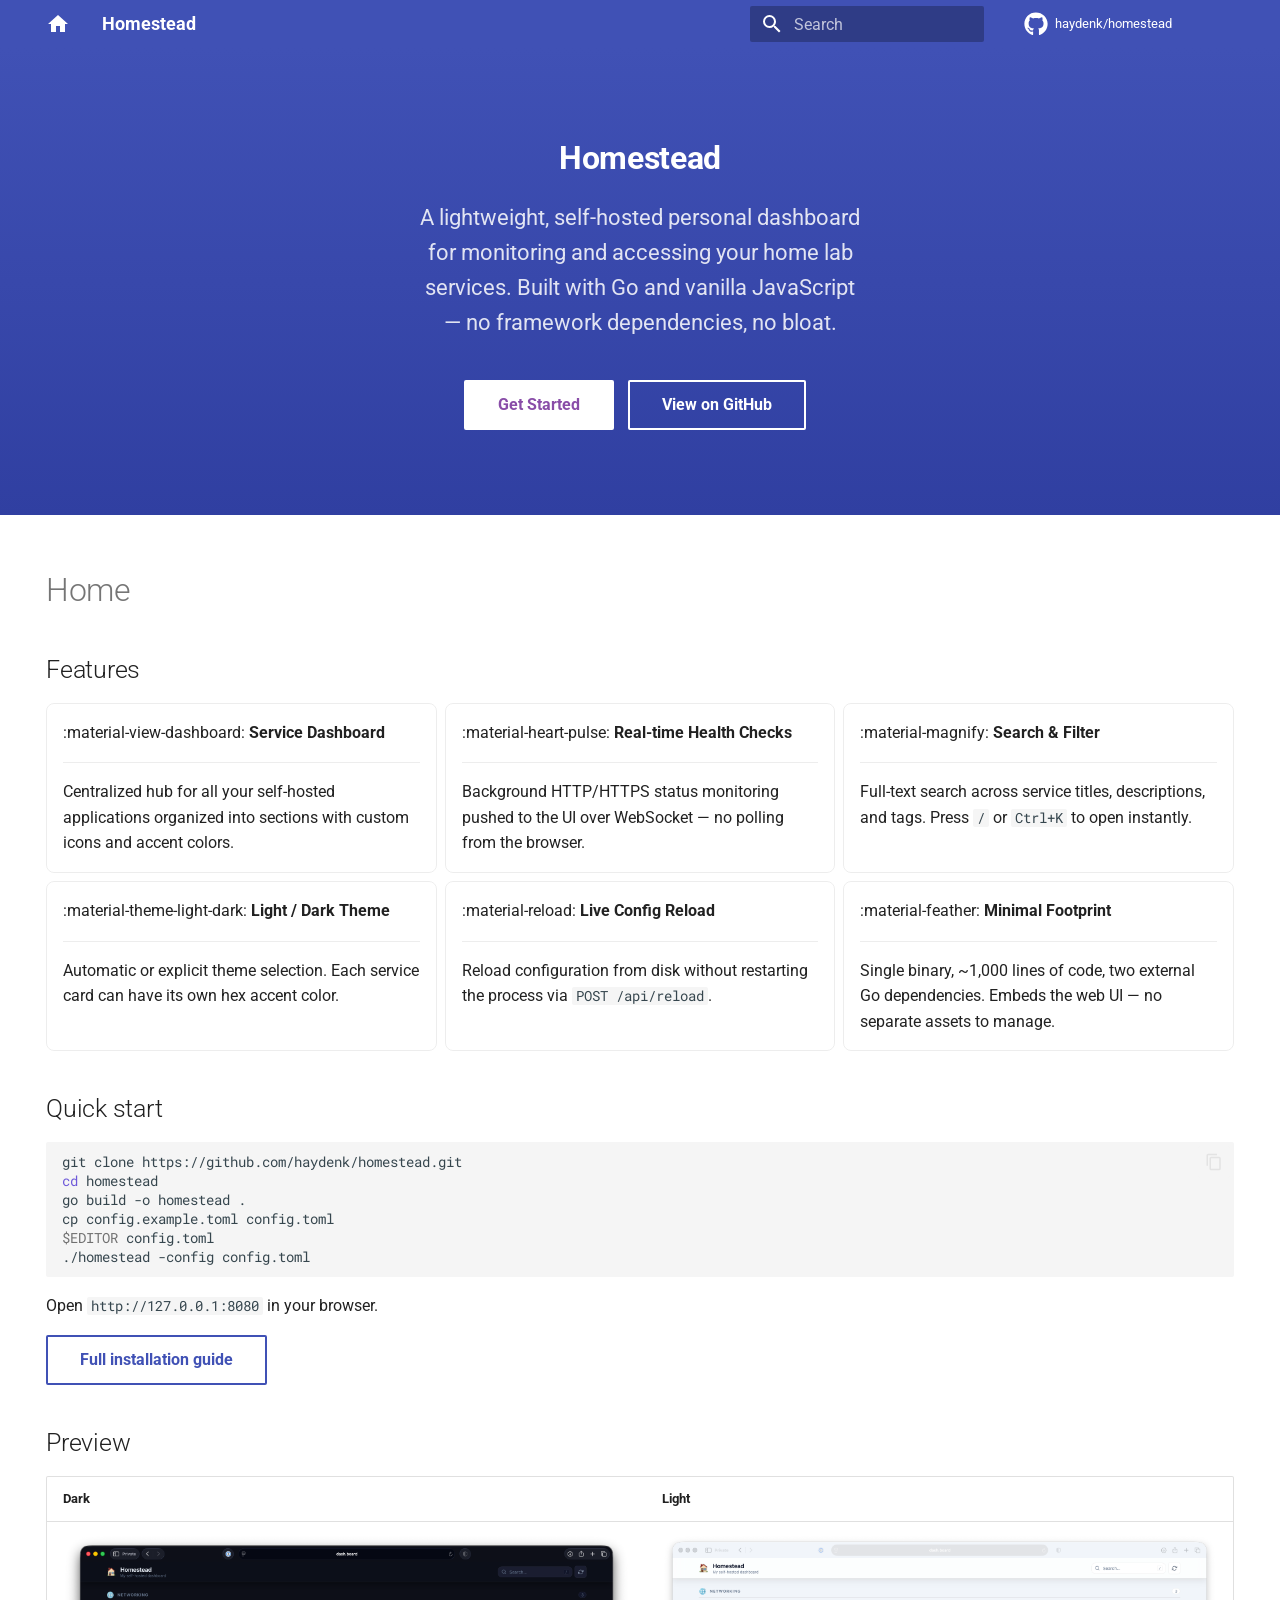
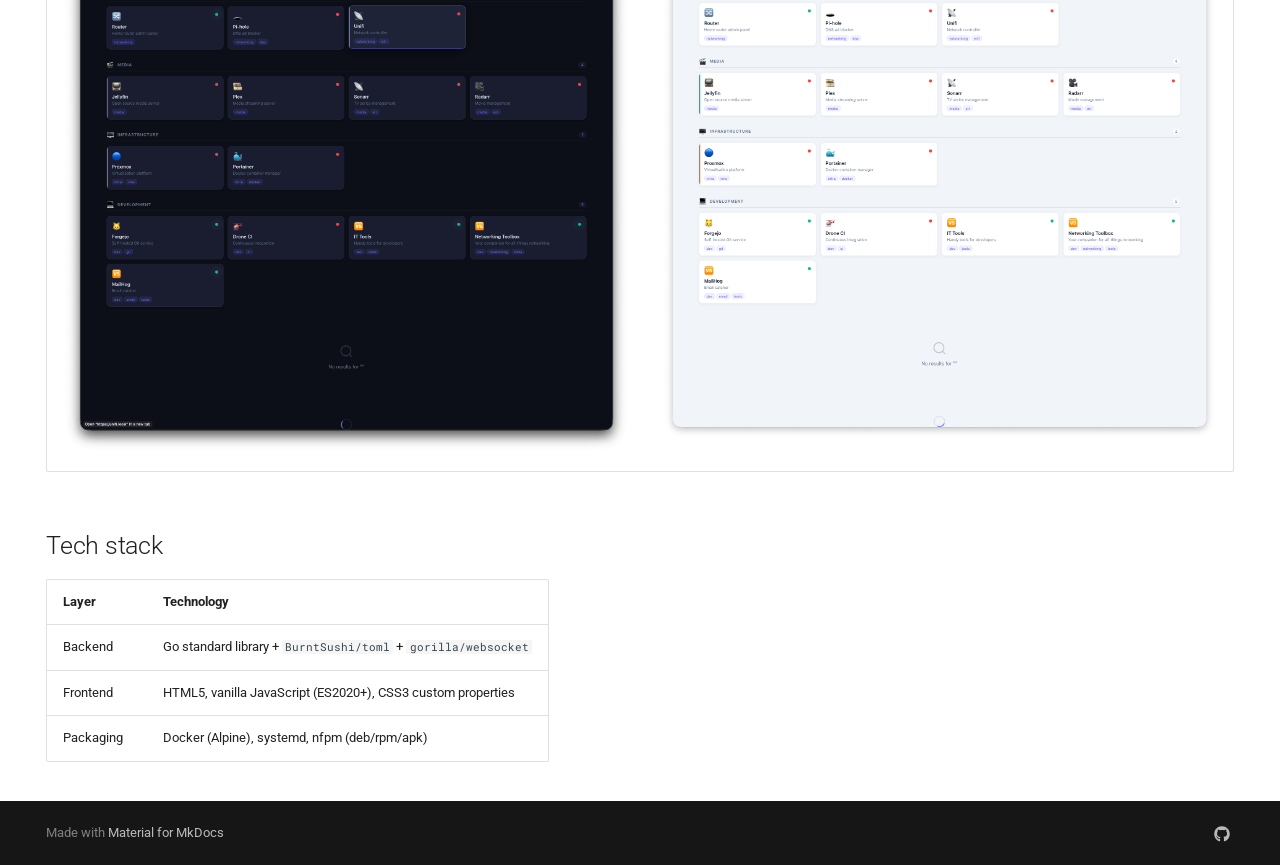
<file: index.html>
<!doctype html>
<html lang="en" class="no-js">
  <head>
    
      <meta charset="utf-8">
      <meta name="viewport" content="width=device-width,initial-scale=1">
      
        <meta name="description" content="A lightweight, self-hosted personal dashboard for monitoring and accessing your home lab services.">
      
      
        <meta name="author" content="haydenk">
      
      
        <link rel="canonical" href="https://haydenk.github.io/homestead/">
      
      
      
        <link rel="next" href="installation/">
      
      
        
      
      
      <link rel="icon" href="assets/images/favicon.png">
      <meta name="generator" content="mkdocs-1.6.1, mkdocs-material-9.7.6">
    
    
      
        <title>Homestead - Homestead</title>
      
    
    
      <link rel="stylesheet" href="assets/stylesheets/main.484c7ddc.min.css">
      
        
        <link rel="stylesheet" href="assets/stylesheets/palette.ab4e12ef.min.css">
      
      


    
    
      
    
    
      
        
        
        <link rel="preconnect" href="https://fonts.gstatic.com" crossorigin>
        <link rel="stylesheet" href="https://fonts.googleapis.com/css?family=Roboto:300,300i,400,400i,700,700i%7CRoboto+Mono:400,400i,700,700i&display=fallback">
        <style>:root{--md-text-font:"Roboto";--md-code-font:"Roboto Mono"}</style>
      
    
    
      <link rel="stylesheet" href="stylesheets/extra.css">
    
    <script>__md_scope=new URL(".",location),__md_hash=e=>[...e].reduce(((e,_)=>(e<<5)-e+_.charCodeAt(0)),0),__md_get=(e,_=localStorage,t=__md_scope)=>JSON.parse(_.getItem(t.pathname+"."+e)),__md_set=(e,_,t=localStorage,a=__md_scope)=>{try{t.setItem(a.pathname+"."+e,JSON.stringify(_))}catch(e){}}</script>
    
      

    
    
  </head>
  
  
    
    
      
    
    
    
    
    <body dir="ltr" data-md-color-scheme="slate" data-md-color-primary="indigo" data-md-color-accent="cyan">
  
    
    <input class="md-toggle" data-md-toggle="drawer" type="checkbox" id="__drawer" autocomplete="off">
    <input class="md-toggle" data-md-toggle="search" type="checkbox" id="__search" autocomplete="off">
    <label class="md-overlay" for="__drawer"></label>
    <div data-md-component="skip">
      
        
        <a href="#features" class="md-skip">
          Skip to content
        </a>
      
    </div>
    <div data-md-component="announce">
      
    </div>
    
    
      

  

<header class="md-header md-header--shadow" data-md-component="header">
  <nav class="md-header__inner md-grid" aria-label="Header">
    <a href="." title="Homestead" class="md-header__button md-logo" aria-label="Homestead" data-md-component="logo">
      
  
  <svg xmlns="http://www.w3.org/2000/svg" viewBox="0 0 24 24"><path d="M10 20v-6h4v6h5v-8h3L12 3 2 12h3v8z"/></svg>

    </a>
    <label class="md-header__button md-icon" for="__drawer">
      
      <svg xmlns="http://www.w3.org/2000/svg" viewBox="0 0 24 24"><path d="M3 6h18v2H3zm0 5h18v2H3zm0 5h18v2H3z"/></svg>
    </label>
    <div class="md-header__title" data-md-component="header-title">
      <div class="md-header__ellipsis">
        <div class="md-header__topic">
          <span class="md-ellipsis">
            Homestead
          </span>
        </div>
        <div class="md-header__topic" data-md-component="header-topic">
          <span class="md-ellipsis">
            
              Homestead
            
          </span>
        </div>
      </div>
    </div>
    
      
        <form class="md-header__option" data-md-component="palette">
  
    
    
    
    <input class="md-option" data-md-color-media="(prefers-color-scheme: dark)" data-md-color-scheme="slate" data-md-color-primary="indigo" data-md-color-accent="cyan"  aria-hidden="true"  type="radio" name="__palette" id="__palette_0">
    
  
    
    
    
    <input class="md-option" data-md-color-media="(prefers-color-scheme: light)" data-md-color-scheme="default" data-md-color-primary="indigo" data-md-color-accent="cyan"  aria-hidden="true"  type="radio" name="__palette" id="__palette_1">
    
  
</form>
      
    
    
      <script>var palette=__md_get("__palette");if(palette&&palette.color){if("(prefers-color-scheme)"===palette.color.media){var media=matchMedia("(prefers-color-scheme: light)"),input=document.querySelector(media.matches?"[data-md-color-media='(prefers-color-scheme: light)']":"[data-md-color-media='(prefers-color-scheme: dark)']");palette.color.media=input.getAttribute("data-md-color-media"),palette.color.scheme=input.getAttribute("data-md-color-scheme"),palette.color.primary=input.getAttribute("data-md-color-primary"),palette.color.accent=input.getAttribute("data-md-color-accent")}for(var[key,value]of Object.entries(palette.color))document.body.setAttribute("data-md-color-"+key,value)}</script>
    
    
    
      
      
        <label class="md-header__button md-icon" for="__search">
          
          <svg xmlns="http://www.w3.org/2000/svg" viewBox="0 0 24 24"><path d="M9.5 3A6.5 6.5 0 0 1 16 9.5c0 1.61-.59 3.09-1.56 4.23l.27.27h.79l5 5-1.5 1.5-5-5v-.79l-.27-.27A6.52 6.52 0 0 1 9.5 16 6.5 6.5 0 0 1 3 9.5 6.5 6.5 0 0 1 9.5 3m0 2C7 5 5 7 5 9.5S7 14 9.5 14 14 12 14 9.5 12 5 9.5 5"/></svg>
        </label>
        <div class="md-search" data-md-component="search" role="dialog">
  <label class="md-search__overlay" for="__search"></label>
  <div class="md-search__inner" role="search">
    <form class="md-search__form" name="search">
      <input type="text" class="md-search__input" name="query" aria-label="Search" placeholder="Search" autocapitalize="off" autocorrect="off" autocomplete="off" spellcheck="false" data-md-component="search-query" required>
      <label class="md-search__icon md-icon" for="__search">
        
        <svg xmlns="http://www.w3.org/2000/svg" viewBox="0 0 24 24"><path d="M9.5 3A6.5 6.5 0 0 1 16 9.5c0 1.61-.59 3.09-1.56 4.23l.27.27h.79l5 5-1.5 1.5-5-5v-.79l-.27-.27A6.52 6.52 0 0 1 9.5 16 6.5 6.5 0 0 1 3 9.5 6.5 6.5 0 0 1 9.5 3m0 2C7 5 5 7 5 9.5S7 14 9.5 14 14 12 14 9.5 12 5 9.5 5"/></svg>
        
        <svg xmlns="http://www.w3.org/2000/svg" viewBox="0 0 24 24"><path d="M20 11v2H8l5.5 5.5-1.42 1.42L4.16 12l7.92-7.92L13.5 5.5 8 11z"/></svg>
      </label>
      <nav class="md-search__options" aria-label="Search">
        
        <button type="reset" class="md-search__icon md-icon" title="Clear" aria-label="Clear" tabindex="-1">
          
          <svg xmlns="http://www.w3.org/2000/svg" viewBox="0 0 24 24"><path d="M19 6.41 17.59 5 12 10.59 6.41 5 5 6.41 10.59 12 5 17.59 6.41 19 12 13.41 17.59 19 19 17.59 13.41 12z"/></svg>
        </button>
      </nav>
      
        <div class="md-search__suggest" data-md-component="search-suggest"></div>
      
    </form>
    <div class="md-search__output">
      <div class="md-search__scrollwrap" tabindex="0" data-md-scrollfix>
        <div class="md-search-result" data-md-component="search-result">
          <div class="md-search-result__meta">
            Initializing search
          </div>
          <ol class="md-search-result__list" role="presentation"></ol>
        </div>
      </div>
    </div>
  </div>
</div>
      
    
    
      <div class="md-header__source">
        <a href="https://github.com/haydenk/homestead" title="Go to repository" class="md-source" data-md-component="source">
  <div class="md-source__icon md-icon">
    
    <svg xmlns="http://www.w3.org/2000/svg" viewBox="0 0 512 512"><!--! Font Awesome Free 7.1.0 by @fontawesome - https://fontawesome.com License - https://fontawesome.com/license/free (Icons: CC BY 4.0, Fonts: SIL OFL 1.1, Code: MIT License) Copyright 2025 Fonticons, Inc.--><path d="M173.9 397.4c0 2-2.3 3.6-5.2 3.6-3.3.3-5.6-1.3-5.6-3.6 0-2 2.3-3.6 5.2-3.6 3-.3 5.6 1.3 5.6 3.6m-31.1-4.5c-.7 2 1.3 4.3 4.3 4.9 2.6 1 5.6 0 6.2-2s-1.3-4.3-4.3-5.2c-2.6-.7-5.5.3-6.2 2.3m44.2-1.7c-2.9.7-4.9 2.6-4.6 4.9.3 2 2.9 3.3 5.9 2.6 2.9-.7 4.9-2.6 4.6-4.6-.3-1.9-3-3.2-5.9-2.9M252.8 8C114.1 8 8 113.3 8 252c0 110.9 69.8 205.8 169.5 239.2 12.8 2.3 17.3-5.6 17.3-12.1 0-6.2-.3-40.4-.3-61.4 0 0-70 15-84.7-29.8 0 0-11.4-29.1-27.8-36.6 0 0-22.9-15.7 1.6-15.4 0 0 24.9 2 38.6 25.8 21.9 38.6 58.6 27.5 72.9 20.9 2.3-16 8.8-27.1 16-33.7-55.9-6.2-112.3-14.3-112.3-110.5 0-27.5 7.6-41.3 23.6-58.9-2.6-6.5-11.1-33.3 2.6-67.9 20.9-6.5 69 27 69 27 20-5.6 41.5-8.5 62.8-8.5s42.8 2.9 62.8 8.5c0 0 48.1-33.6 69-27 13.7 34.7 5.2 61.4 2.6 67.9 16 17.7 25.8 31.5 25.8 58.9 0 96.5-58.9 104.2-114.8 110.5 9.2 7.9 17 22.9 17 46.4 0 33.7-.3 75.4-.3 83.6 0 6.5 4.6 14.4 17.3 12.1C436.2 457.8 504 362.9 504 252 504 113.3 391.5 8 252.8 8M105.2 352.9c-1.3 1-1 3.3.7 5.2 1.6 1.6 3.9 2.3 5.2 1 1.3-1 1-3.3-.7-5.2-1.6-1.6-3.9-2.3-5.2-1m-10.8-8.1c-.7 1.3.3 2.9 2.3 3.9 1.6 1 3.6.7 4.3-.7.7-1.3-.3-2.9-2.3-3.9-2-.6-3.6-.3-4.3.7m32.4 35.6c-1.6 1.3-1 4.3 1.3 6.2 2.3 2.3 5.2 2.6 6.5 1 1.3-1.3.7-4.3-1.3-6.2-2.2-2.3-5.2-2.6-6.5-1m-11.4-14.7c-1.6 1-1.6 3.6 0 5.9s4.3 3.3 5.6 2.3c1.6-1.3 1.6-3.9 0-6.2-1.4-2.3-4-3.3-5.6-2"/></svg>
  </div>
  <div class="md-source__repository">
    haydenk/homestead
  </div>
</a>
      </div>
    
  </nav>
  
</header>
    
    <div class="md-container" data-md-component="container">
      
      
  
        
          
        
      

  <style>
    .tx-hero {
      margin: 0 0.8rem;
      color: var(--md-primary-bg-color);
      justify-content: center;
    }

    .tx-hero .md-button {
      margin-top: 0.5rem;
      margin-right: 0.5rem;
      color: var(--md-primary-bg-color);
    }

    .tx-hero .md-button--primary {
      background-color: var(--md-primary-bg-color);
      color: hsla(280deg, 37%, 48%, 1);
      border-color: var(--md-primary-bg-color);
    }

    .tx-hero .md-button:focus,
    .tx-hero .md-button:hover {
      background-color: var(--md-accent-fg-color);
      color: var(--md-default-bg-color);
      border-color: var(--md-accent-fg-color);
    }

    .tx-hero__content {
      padding-bottom: 1rem;
      margin: 0 auto;
      text-align: center;
    }

    .tx-hero h1 {
      margin-bottom: 1rem;
      color: currentColor;
      font-weight: 700;
    }

    .tx-hero__subtitle {
      font-size: 1.1rem;
      max-width: 640px;
      margin: 0 auto 1.5rem;
      opacity: 0.85;
    }

    .tx-container {
      padding-top: 1rem;
      background: linear-gradient(
        to bottom,
        var(--md-primary-fg-color),
        var(--md-primary-fg-color--dark) 99%,
        var(--md-default-bg-color) 99%
      );
    }

    @media screen and (min-width: 60em) {
      .tx-hero {
        display: flex;
        align-items: center;
        justify-content: center;
      }

      .tx-hero__content {
        max-width: 22rem;
        margin-top: 3.5rem;
        margin-bottom: 3.5rem;
        margin-left: auto;
        margin-right: auto;
      }

      .tx-hero__image {
        order: 1;
        margin-left: 2rem;
      }
    }

    @media screen and (min-width: 76.25em) {
      .tx-hero__image {
        margin-left: 4rem;
      }
    }
  </style>

  <section class="tx-container">
    <div class="md-grid md-typeset">
      <div class="tx-hero">
        <div class="tx-hero__content">
          <h1 id="homestead">Homestead</h1>
          <p class="tx-hero__subtitle">A lightweight, self-hosted personal dashboard for monitoring and accessing your home lab services. Built with Go and vanilla JavaScript — no framework dependencies, no bloat.</p>
          <a
            href="installation/"
            title="Get Started"
            class="md-button md-button--primary"
          >
            Get Started
          </a>
          <a
            href="https://github.com/haydenk/homestead"
            title="View on GitHub"
            class="md-button"
            target="_blank"
            rel="noopener"
          >
            View on GitHub
          </a>
        </div>
      </div>
    </div>
  </section>

      <main class="md-main" data-md-component="main">
        <div class="md-main__inner md-grid">
          
            
              
                
              
              <div class="md-sidebar md-sidebar--primary" data-md-component="sidebar" data-md-type="navigation" hidden>
                <div class="md-sidebar__scrollwrap">
                  <div class="md-sidebar__inner">
                    



<nav class="md-nav md-nav--primary" aria-label="Navigation" data-md-level="0">
  <label class="md-nav__title" for="__drawer">
    <a href="." title="Homestead" class="md-nav__button md-logo" aria-label="Homestead" data-md-component="logo">
      
  
  <svg xmlns="http://www.w3.org/2000/svg" viewBox="0 0 24 24"><path d="M10 20v-6h4v6h5v-8h3L12 3 2 12h3v8z"/></svg>

    </a>
    Homestead
  </label>
  
    <div class="md-nav__source">
      <a href="https://github.com/haydenk/homestead" title="Go to repository" class="md-source" data-md-component="source">
  <div class="md-source__icon md-icon">
    
    <svg xmlns="http://www.w3.org/2000/svg" viewBox="0 0 512 512"><!--! Font Awesome Free 7.1.0 by @fontawesome - https://fontawesome.com License - https://fontawesome.com/license/free (Icons: CC BY 4.0, Fonts: SIL OFL 1.1, Code: MIT License) Copyright 2025 Fonticons, Inc.--><path d="M173.9 397.4c0 2-2.3 3.6-5.2 3.6-3.3.3-5.6-1.3-5.6-3.6 0-2 2.3-3.6 5.2-3.6 3-.3 5.6 1.3 5.6 3.6m-31.1-4.5c-.7 2 1.3 4.3 4.3 4.9 2.6 1 5.6 0 6.2-2s-1.3-4.3-4.3-5.2c-2.6-.7-5.5.3-6.2 2.3m44.2-1.7c-2.9.7-4.9 2.6-4.6 4.9.3 2 2.9 3.3 5.9 2.6 2.9-.7 4.9-2.6 4.6-4.6-.3-1.9-3-3.2-5.9-2.9M252.8 8C114.1 8 8 113.3 8 252c0 110.9 69.8 205.8 169.5 239.2 12.8 2.3 17.3-5.6 17.3-12.1 0-6.2-.3-40.4-.3-61.4 0 0-70 15-84.7-29.8 0 0-11.4-29.1-27.8-36.6 0 0-22.9-15.7 1.6-15.4 0 0 24.9 2 38.6 25.8 21.9 38.6 58.6 27.5 72.9 20.9 2.3-16 8.8-27.1 16-33.7-55.9-6.2-112.3-14.3-112.3-110.5 0-27.5 7.6-41.3 23.6-58.9-2.6-6.5-11.1-33.3 2.6-67.9 20.9-6.5 69 27 69 27 20-5.6 41.5-8.5 62.8-8.5s42.8 2.9 62.8 8.5c0 0 48.1-33.6 69-27 13.7 34.7 5.2 61.4 2.6 67.9 16 17.7 25.8 31.5 25.8 58.9 0 96.5-58.9 104.2-114.8 110.5 9.2 7.9 17 22.9 17 46.4 0 33.7-.3 75.4-.3 83.6 0 6.5 4.6 14.4 17.3 12.1C436.2 457.8 504 362.9 504 252 504 113.3 391.5 8 252.8 8M105.2 352.9c-1.3 1-1 3.3.7 5.2 1.6 1.6 3.9 2.3 5.2 1 1.3-1 1-3.3-.7-5.2-1.6-1.6-3.9-2.3-5.2-1m-10.8-8.1c-.7 1.3.3 2.9 2.3 3.9 1.6 1 3.6.7 4.3-.7.7-1.3-.3-2.9-2.3-3.9-2-.6-3.6-.3-4.3.7m32.4 35.6c-1.6 1.3-1 4.3 1.3 6.2 2.3 2.3 5.2 2.6 6.5 1 1.3-1.3.7-4.3-1.3-6.2-2.2-2.3-5.2-2.6-6.5-1m-11.4-14.7c-1.6 1-1.6 3.6 0 5.9s4.3 3.3 5.6 2.3c1.6-1.3 1.6-3.9 0-6.2-1.4-2.3-4-3.3-5.6-2"/></svg>
  </div>
  <div class="md-source__repository">
    haydenk/homestead
  </div>
</a>
    </div>
  
  <ul class="md-nav__list" data-md-scrollfix>
    
      
      
  
  
    
  
  
  
    <li class="md-nav__item md-nav__item--active">
      
      <input class="md-nav__toggle md-toggle" type="checkbox" id="__toc">
      
      
      
        <label class="md-nav__link md-nav__link--active" for="__toc">
          
  
  
  <span class="md-ellipsis">
    
  
    Home
  

    
  </span>
  
  

          <span class="md-nav__icon md-icon"></span>
        </label>
      
      <a href="." class="md-nav__link md-nav__link--active">
        
  
  
  <span class="md-ellipsis">
    
  
    Home
  

    
  </span>
  
  

      </a>
      
        

<nav class="md-nav md-nav--secondary" aria-label="Table of contents">
  
  
  
  
    <label class="md-nav__title" for="__toc">
      <span class="md-nav__icon md-icon"></span>
      Table of contents
    </label>
    <ul class="md-nav__list" data-md-component="toc" data-md-scrollfix>
      
        <li class="md-nav__item">
  <a href="#features" class="md-nav__link">
    <span class="md-ellipsis">
      
        Features
      
    </span>
  </a>
  
</li>
      
        <li class="md-nav__item">
  <a href="#quick-start" class="md-nav__link">
    <span class="md-ellipsis">
      
        Quick start
      
    </span>
  </a>
  
</li>
      
        <li class="md-nav__item">
  <a href="#preview" class="md-nav__link">
    <span class="md-ellipsis">
      
        Preview
      
    </span>
  </a>
  
</li>
      
        <li class="md-nav__item">
  <a href="#tech-stack" class="md-nav__link">
    <span class="md-ellipsis">
      
        Tech stack
      
    </span>
  </a>
  
</li>
      
    </ul>
  
</nav>
      
    </li>
  

    
      
      
  
  
  
  
    
    
    
    
      
        
        
      
    
    
    <li class="md-nav__item md-nav__item--section md-nav__item--nested">
      
        
        
        <input class="md-nav__toggle md-toggle " type="checkbox" id="__nav_2" >
        
          
          <label class="md-nav__link" for="__nav_2" id="__nav_2_label" tabindex="">
            
  
  
  <span class="md-ellipsis">
    
  
    Getting Started
  

    
  </span>
  
  

            <span class="md-nav__icon md-icon"></span>
          </label>
        
        <nav class="md-nav" data-md-level="1" aria-labelledby="__nav_2_label" aria-expanded="false">
          <label class="md-nav__title" for="__nav_2">
            <span class="md-nav__icon md-icon"></span>
            
  
    Getting Started
  

          </label>
          <ul class="md-nav__list" data-md-scrollfix>
            
              
                
  
  
  
  
    <li class="md-nav__item">
      <a href="installation/" class="md-nav__link">
        
  
  
  <span class="md-ellipsis">
    
  
    Installation
  

    
  </span>
  
  

      </a>
    </li>
  

              
            
              
                
  
  
  
  
    <li class="md-nav__item">
      <a href="configuration/" class="md-nav__link">
        
  
  
  <span class="md-ellipsis">
    
  
    Configuration
  

    
  </span>
  
  

      </a>
    </li>
  

              
            
          </ul>
        </nav>
      
    </li>
  

    
      
      
  
  
  
  
    
    
    
    
      
        
        
      
    
    
    <li class="md-nav__item md-nav__item--section md-nav__item--nested">
      
        
        
        <input class="md-nav__toggle md-toggle " type="checkbox" id="__nav_3" >
        
          
          <label class="md-nav__link" for="__nav_3" id="__nav_3_label" tabindex="">
            
  
  
  <span class="md-ellipsis">
    
  
    Guides
  

    
  </span>
  
  

            <span class="md-nav__icon md-icon"></span>
          </label>
        
        <nav class="md-nav" data-md-level="1" aria-labelledby="__nav_3_label" aria-expanded="false">
          <label class="md-nav__title" for="__nav_3">
            <span class="md-nav__icon md-icon"></span>
            
  
    Guides
  

          </label>
          <ul class="md-nav__list" data-md-scrollfix>
            
              
                
  
  
  
  
    <li class="md-nav__item">
      <a href="reverse-proxy/" class="md-nav__link">
        
  
  
  <span class="md-ellipsis">
    
  
    Reverse Proxy
  

    
  </span>
  
  

      </a>
    </li>
  

              
            
              
                
  
  
  
  
    <li class="md-nav__item">
      <a href="icons/" class="md-nav__link">
        
  
  
  <span class="md-ellipsis">
    
  
    Icons
  

    
  </span>
  
  

      </a>
    </li>
  

              
            
          </ul>
        </nav>
      
    </li>
  

    
      
      
  
  
  
  
    
    
    
    
      
        
        
      
    
    
    <li class="md-nav__item md-nav__item--section md-nav__item--nested">
      
        
        
        <input class="md-nav__toggle md-toggle " type="checkbox" id="__nav_4" >
        
          
          <label class="md-nav__link" for="__nav_4" id="__nav_4_label" tabindex="">
            
  
  
  <span class="md-ellipsis">
    
  
    Reference
  

    
  </span>
  
  

            <span class="md-nav__icon md-icon"></span>
          </label>
        
        <nav class="md-nav" data-md-level="1" aria-labelledby="__nav_4_label" aria-expanded="false">
          <label class="md-nav__title" for="__nav_4">
            <span class="md-nav__icon md-icon"></span>
            
  
    Reference
  

          </label>
          <ul class="md-nav__list" data-md-scrollfix>
            
              
                
  
  
  
  
    <li class="md-nav__item">
      <a href="api/" class="md-nav__link">
        
  
  
  <span class="md-ellipsis">
    
  
    API
  

    
  </span>
  
  

      </a>
    </li>
  

              
            
              
                
  
  
  
  
    <li class="md-nav__item">
      <a href="development/" class="md-nav__link">
        
  
  
  <span class="md-ellipsis">
    
  
    Development
  

    
  </span>
  
  

      </a>
    </li>
  

              
            
          </ul>
        </nav>
      
    </li>
  

    
  </ul>
</nav>
                  </div>
                </div>
              </div>
            
            
              
                
              
              <div class="md-sidebar md-sidebar--secondary" data-md-component="sidebar" data-md-type="toc" hidden>
                <div class="md-sidebar__scrollwrap">
                  <div class="md-sidebar__inner">
                    

<nav class="md-nav md-nav--secondary" aria-label="Table of contents">
  
  
  
  
    <label class="md-nav__title" for="__toc">
      <span class="md-nav__icon md-icon"></span>
      Table of contents
    </label>
    <ul class="md-nav__list" data-md-component="toc" data-md-scrollfix>
      
        <li class="md-nav__item">
  <a href="#features" class="md-nav__link">
    <span class="md-ellipsis">
      
        Features
      
    </span>
  </a>
  
</li>
      
        <li class="md-nav__item">
  <a href="#quick-start" class="md-nav__link">
    <span class="md-ellipsis">
      
        Quick start
      
    </span>
  </a>
  
</li>
      
        <li class="md-nav__item">
  <a href="#preview" class="md-nav__link">
    <span class="md-ellipsis">
      
        Preview
      
    </span>
  </a>
  
</li>
      
        <li class="md-nav__item">
  <a href="#tech-stack" class="md-nav__link">
    <span class="md-ellipsis">
      
        Tech stack
      
    </span>
  </a>
  
</li>
      
    </ul>
  
</nav>
                  </div>
                </div>
              </div>
            
          
          
            <div class="md-content" data-md-component="content">
              
              <article class="md-content__inner md-typeset">
                
                  
  



  
  


  <h1>Home</h1>

<h2 id="features">Features<a class="headerlink" href="#features" title="Permanent link">&para;</a></h2>
<div class="grid cards">
<ul>
<li>
<p>:material-view-dashboard: <strong>Service Dashboard</strong></p>
<hr />
<p>Centralized hub for all your self-hosted applications organized into sections with custom icons and accent colors.</p>
</li>
<li>
<p>:material-heart-pulse: <strong>Real-time Health Checks</strong></p>
<hr />
<p>Background HTTP/HTTPS status monitoring pushed to the UI over WebSocket — no polling from the browser.</p>
</li>
<li>
<p>:material-magnify: <strong>Search &amp; Filter</strong></p>
<hr />
<p>Full-text search across service titles, descriptions, and tags. Press <code>/</code> or <code>Ctrl+K</code> to open instantly.</p>
</li>
<li>
<p>:material-theme-light-dark: <strong>Light / Dark Theme</strong></p>
<hr />
<p>Automatic or explicit theme selection. Each service card can have its own hex accent color.</p>
</li>
<li>
<p>:material-reload: <strong>Live Config Reload</strong></p>
<hr />
<p>Reload configuration from disk without restarting the process via <code>POST /api/reload</code>.</p>
</li>
<li>
<p>:material-feather: <strong>Minimal Footprint</strong></p>
<hr />
<p>Single binary, ~1,000 lines of code, two external Go dependencies. Embeds the web UI — no separate assets to manage.</p>
</li>
</ul>
</div>
<h2 id="quick-start">Quick start<a class="headerlink" href="#quick-start" title="Permanent link">&para;</a></h2>
<div class="highlight"><pre><span></span><code><a id="__codelineno-0-1" name="__codelineno-0-1" href="#__codelineno-0-1"></a>git<span class="w"> </span>clone<span class="w"> </span>https://github.com/haydenk/homestead.git
<a id="__codelineno-0-2" name="__codelineno-0-2" href="#__codelineno-0-2"></a><span class="nb">cd</span><span class="w"> </span>homestead
<a id="__codelineno-0-3" name="__codelineno-0-3" href="#__codelineno-0-3"></a>go<span class="w"> </span>build<span class="w"> </span>-o<span class="w"> </span>homestead<span class="w"> </span>.
<a id="__codelineno-0-4" name="__codelineno-0-4" href="#__codelineno-0-4"></a>cp<span class="w"> </span>config.example.toml<span class="w"> </span>config.toml
<a id="__codelineno-0-5" name="__codelineno-0-5" href="#__codelineno-0-5"></a><span class="nv">$EDITOR</span><span class="w"> </span>config.toml
<a id="__codelineno-0-6" name="__codelineno-0-6" href="#__codelineno-0-6"></a>./homestead<span class="w"> </span>-config<span class="w"> </span>config.toml
</code></pre></div>
<p>Open <code>http://127.0.0.1:8080</code> in your browser.</p>
<p><a class="md-button" href="installation/">Full installation guide</a></p>
<h2 id="preview">Preview<a class="headerlink" href="#preview" title="Permanent link">&para;</a></h2>
<table>
<thead>
<tr>
<th>Dark</th>
<th>Light</th>
</tr>
</thead>
<tbody>
<tr>
<td><img alt="Dashboard dark mode" src="assets/dashboard-dark.png" /></td>
<td><img alt="Dashboard light mode" src="assets/dashboard-light.png" /></td>
</tr>
</tbody>
</table>
<h2 id="tech-stack">Tech stack<a class="headerlink" href="#tech-stack" title="Permanent link">&para;</a></h2>
<table>
<thead>
<tr>
<th>Layer</th>
<th>Technology</th>
</tr>
</thead>
<tbody>
<tr>
<td>Backend</td>
<td>Go standard library + <code>BurntSushi/toml</code> + <code>gorilla/websocket</code></td>
</tr>
<tr>
<td>Frontend</td>
<td>HTML5, vanilla JavaScript (ES2020+), CSS3 custom properties</td>
</tr>
<tr>
<td>Packaging</td>
<td>Docker (Alpine), systemd, nfpm (deb/rpm/apk)</td>
</tr>
</tbody>
</table>







  
  




  



                
              </article>
            </div>
          
          
<script>var target=document.getElementById(location.hash.slice(1));target&&target.name&&(target.checked=target.name.startsWith("__tabbed_"))</script>
        </div>
        
          <button type="button" class="md-top md-icon" data-md-component="top" hidden>
  
  <svg xmlns="http://www.w3.org/2000/svg" viewBox="0 0 24 24"><path d="M13 20h-2V8l-5.5 5.5-1.42-1.42L12 4.16l7.92 7.92-1.42 1.42L13 8z"/></svg>
  Back to top
</button>
        
      </main>
      
        <footer class="md-footer">
  
  <div class="md-footer-meta md-typeset">
    <div class="md-footer-meta__inner md-grid">
      <div class="md-copyright">
  
  
    Made with
    <a href="https://squidfunk.github.io/mkdocs-material/" target="_blank" rel="noopener">
      Material for MkDocs
    </a>
  
</div>
      
        
<div class="md-social">
  
    
    
    
    
    <a href="https://github.com/haydenk/homestead" target="_blank" rel="noopener" title="Homestead on GitHub" class="md-social__link">
      <svg xmlns="http://www.w3.org/2000/svg" viewBox="0 0 512 512"><!--! Font Awesome Free 7.1.0 by @fontawesome - https://fontawesome.com License - https://fontawesome.com/license/free (Icons: CC BY 4.0, Fonts: SIL OFL 1.1, Code: MIT License) Copyright 2025 Fonticons, Inc.--><path d="M173.9 397.4c0 2-2.3 3.6-5.2 3.6-3.3.3-5.6-1.3-5.6-3.6 0-2 2.3-3.6 5.2-3.6 3-.3 5.6 1.3 5.6 3.6m-31.1-4.5c-.7 2 1.3 4.3 4.3 4.9 2.6 1 5.6 0 6.2-2s-1.3-4.3-4.3-5.2c-2.6-.7-5.5.3-6.2 2.3m44.2-1.7c-2.9.7-4.9 2.6-4.6 4.9.3 2 2.9 3.3 5.9 2.6 2.9-.7 4.9-2.6 4.6-4.6-.3-1.9-3-3.2-5.9-2.9M252.8 8C114.1 8 8 113.3 8 252c0 110.9 69.8 205.8 169.5 239.2 12.8 2.3 17.3-5.6 17.3-12.1 0-6.2-.3-40.4-.3-61.4 0 0-70 15-84.7-29.8 0 0-11.4-29.1-27.8-36.6 0 0-22.9-15.7 1.6-15.4 0 0 24.9 2 38.6 25.8 21.9 38.6 58.6 27.5 72.9 20.9 2.3-16 8.8-27.1 16-33.7-55.9-6.2-112.3-14.3-112.3-110.5 0-27.5 7.6-41.3 23.6-58.9-2.6-6.5-11.1-33.3 2.6-67.9 20.9-6.5 69 27 69 27 20-5.6 41.5-8.5 62.8-8.5s42.8 2.9 62.8 8.5c0 0 48.1-33.6 69-27 13.7 34.7 5.2 61.4 2.6 67.9 16 17.7 25.8 31.5 25.8 58.9 0 96.5-58.9 104.2-114.8 110.5 9.2 7.9 17 22.9 17 46.4 0 33.7-.3 75.4-.3 83.6 0 6.5 4.6 14.4 17.3 12.1C436.2 457.8 504 362.9 504 252 504 113.3 391.5 8 252.8 8M105.2 352.9c-1.3 1-1 3.3.7 5.2 1.6 1.6 3.9 2.3 5.2 1 1.3-1 1-3.3-.7-5.2-1.6-1.6-3.9-2.3-5.2-1m-10.8-8.1c-.7 1.3.3 2.9 2.3 3.9 1.6 1 3.6.7 4.3-.7.7-1.3-.3-2.9-2.3-3.9-2-.6-3.6-.3-4.3.7m32.4 35.6c-1.6 1.3-1 4.3 1.3 6.2 2.3 2.3 5.2 2.6 6.5 1 1.3-1.3.7-4.3-1.3-6.2-2.2-2.3-5.2-2.6-6.5-1m-11.4-14.7c-1.6 1-1.6 3.6 0 5.9s4.3 3.3 5.6 2.3c1.6-1.3 1.6-3.9 0-6.2-1.4-2.3-4-3.3-5.6-2"/></svg>
    </a>
  
</div>
      
    </div>
  </div>
</footer>
      
    </div>
    <div class="md-dialog" data-md-component="dialog">
      <div class="md-dialog__inner md-typeset"></div>
    </div>
    
    
    
      
      
      <script id="__config" type="application/json">{"annotate": null, "base": ".", "features": ["navigation.sections", "navigation.top", "navigation.instant", "search.suggest", "search.highlight", "content.code.copy", "content.code.annotate"], "search": "assets/javascripts/workers/search.2c215733.min.js", "tags": null, "translations": {"clipboard.copied": "Copied to clipboard", "clipboard.copy": "Copy to clipboard", "search.result.more.one": "1 more on this page", "search.result.more.other": "# more on this page", "search.result.none": "No matching documents", "search.result.one": "1 matching document", "search.result.other": "# matching documents", "search.result.placeholder": "Type to start searching", "search.result.term.missing": "Missing", "select.version": "Select version"}, "version": null}</script>
    
    
      <script src="assets/javascripts/bundle.79ae519e.min.js"></script>
      
    
  </body>
</html>
</file>
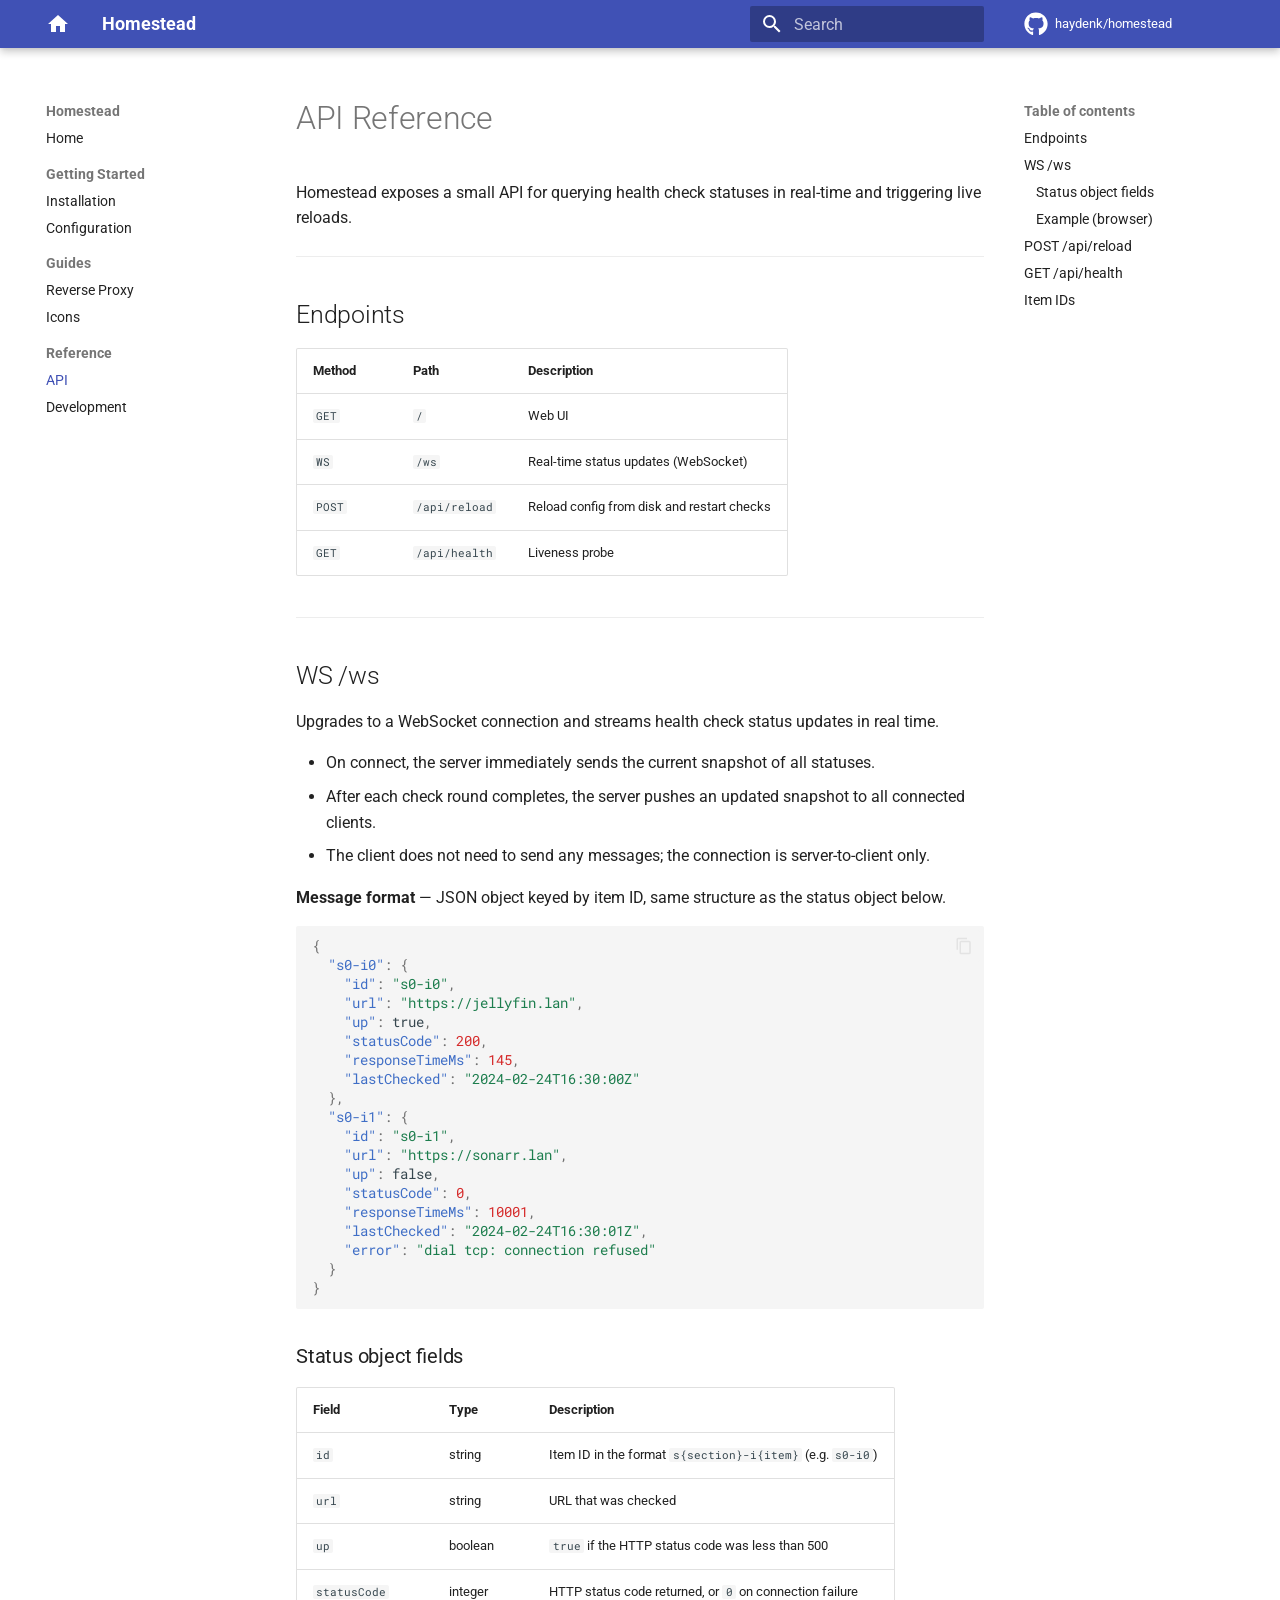
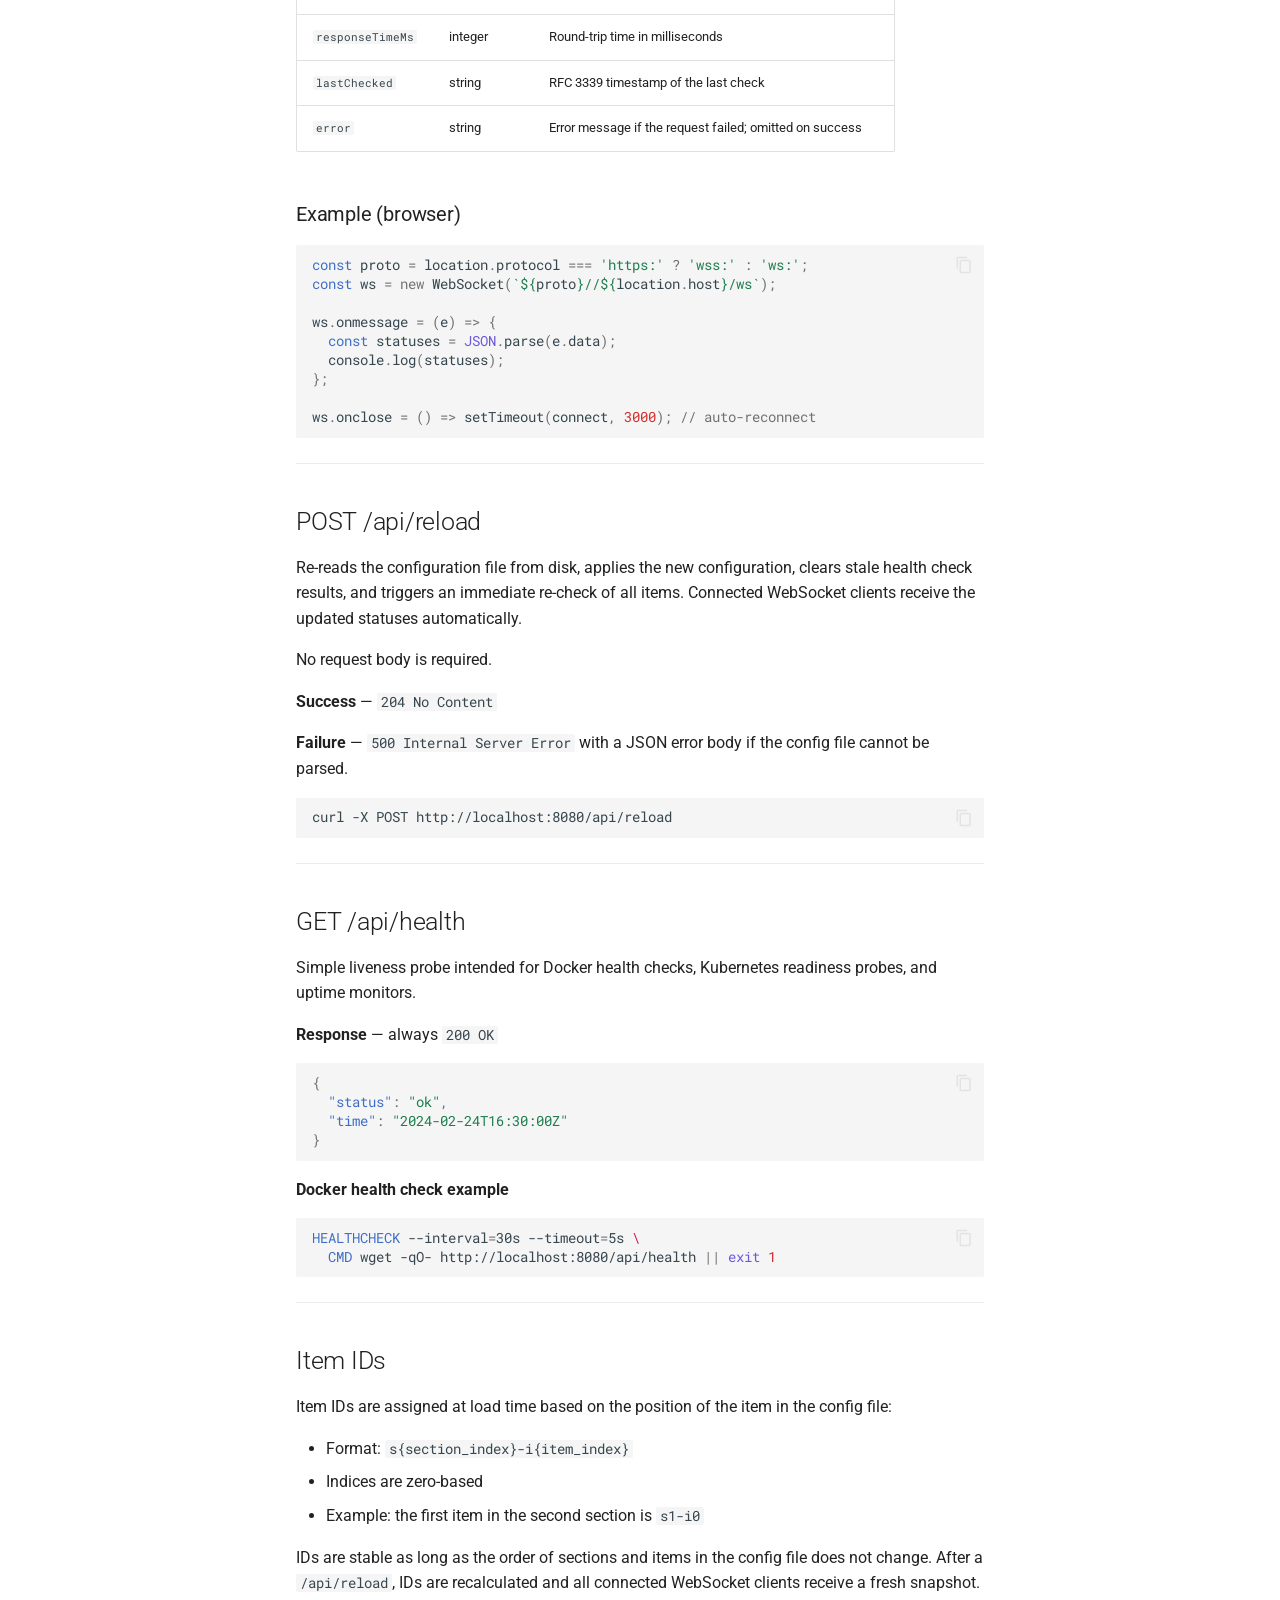
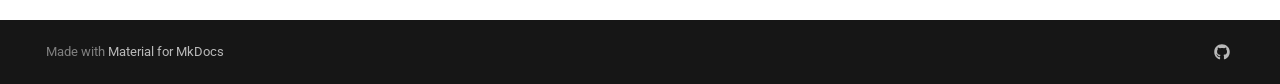
<file: api/index.html>
<!doctype html>
<html lang="en" class="no-js">
  <head>
    
      <meta charset="utf-8">
      <meta name="viewport" content="width=device-width,initial-scale=1">
      
        <meta name="description" content="A lightweight, self-hosted personal dashboard for monitoring and accessing your home lab services.">
      
      
        <meta name="author" content="haydenk">
      
      
        <link rel="canonical" href="https://haydenk.github.io/homestead/api/">
      
      
        <link rel="prev" href="../icons/">
      
      
        <link rel="next" href="../development/">
      
      
        
      
      
      <link rel="icon" href="../assets/images/favicon.png">
      <meta name="generator" content="mkdocs-1.6.1, mkdocs-material-9.7.6">
    
    
      
        <title>API - Homestead</title>
      
    
    
      <link rel="stylesheet" href="../assets/stylesheets/main.484c7ddc.min.css">
      
        
        <link rel="stylesheet" href="../assets/stylesheets/palette.ab4e12ef.min.css">
      
      


    
    
      
    
    
      
        
        
        <link rel="preconnect" href="https://fonts.gstatic.com" crossorigin>
        <link rel="stylesheet" href="https://fonts.googleapis.com/css?family=Roboto:300,300i,400,400i,700,700i%7CRoboto+Mono:400,400i,700,700i&display=fallback">
        <style>:root{--md-text-font:"Roboto";--md-code-font:"Roboto Mono"}</style>
      
    
    
      <link rel="stylesheet" href="../stylesheets/extra.css">
    
    <script>__md_scope=new URL("..",location),__md_hash=e=>[...e].reduce(((e,_)=>(e<<5)-e+_.charCodeAt(0)),0),__md_get=(e,_=localStorage,t=__md_scope)=>JSON.parse(_.getItem(t.pathname+"."+e)),__md_set=(e,_,t=localStorage,a=__md_scope)=>{try{t.setItem(a.pathname+"."+e,JSON.stringify(_))}catch(e){}}</script>
    
      

    
    
  </head>
  
  
    
    
      
    
    
    
    
    <body dir="ltr" data-md-color-scheme="slate" data-md-color-primary="indigo" data-md-color-accent="cyan">
  
    
    <input class="md-toggle" data-md-toggle="drawer" type="checkbox" id="__drawer" autocomplete="off">
    <input class="md-toggle" data-md-toggle="search" type="checkbox" id="__search" autocomplete="off">
    <label class="md-overlay" for="__drawer"></label>
    <div data-md-component="skip">
      
        
        <a href="#api-reference" class="md-skip">
          Skip to content
        </a>
      
    </div>
    <div data-md-component="announce">
      
    </div>
    
    
      

  

<header class="md-header md-header--shadow" data-md-component="header">
  <nav class="md-header__inner md-grid" aria-label="Header">
    <a href=".." title="Homestead" class="md-header__button md-logo" aria-label="Homestead" data-md-component="logo">
      
  
  <svg xmlns="http://www.w3.org/2000/svg" viewBox="0 0 24 24"><path d="M10 20v-6h4v6h5v-8h3L12 3 2 12h3v8z"/></svg>

    </a>
    <label class="md-header__button md-icon" for="__drawer">
      
      <svg xmlns="http://www.w3.org/2000/svg" viewBox="0 0 24 24"><path d="M3 6h18v2H3zm0 5h18v2H3zm0 5h18v2H3z"/></svg>
    </label>
    <div class="md-header__title" data-md-component="header-title">
      <div class="md-header__ellipsis">
        <div class="md-header__topic">
          <span class="md-ellipsis">
            Homestead
          </span>
        </div>
        <div class="md-header__topic" data-md-component="header-topic">
          <span class="md-ellipsis">
            
              API
            
          </span>
        </div>
      </div>
    </div>
    
      
        <form class="md-header__option" data-md-component="palette">
  
    
    
    
    <input class="md-option" data-md-color-media="(prefers-color-scheme: dark)" data-md-color-scheme="slate" data-md-color-primary="indigo" data-md-color-accent="cyan"  aria-hidden="true"  type="radio" name="__palette" id="__palette_0">
    
  
    
    
    
    <input class="md-option" data-md-color-media="(prefers-color-scheme: light)" data-md-color-scheme="default" data-md-color-primary="indigo" data-md-color-accent="cyan"  aria-hidden="true"  type="radio" name="__palette" id="__palette_1">
    
  
</form>
      
    
    
      <script>var palette=__md_get("__palette");if(palette&&palette.color){if("(prefers-color-scheme)"===palette.color.media){var media=matchMedia("(prefers-color-scheme: light)"),input=document.querySelector(media.matches?"[data-md-color-media='(prefers-color-scheme: light)']":"[data-md-color-media='(prefers-color-scheme: dark)']");palette.color.media=input.getAttribute("data-md-color-media"),palette.color.scheme=input.getAttribute("data-md-color-scheme"),palette.color.primary=input.getAttribute("data-md-color-primary"),palette.color.accent=input.getAttribute("data-md-color-accent")}for(var[key,value]of Object.entries(palette.color))document.body.setAttribute("data-md-color-"+key,value)}</script>
    
    
    
      
      
        <label class="md-header__button md-icon" for="__search">
          
          <svg xmlns="http://www.w3.org/2000/svg" viewBox="0 0 24 24"><path d="M9.5 3A6.5 6.5 0 0 1 16 9.5c0 1.61-.59 3.09-1.56 4.23l.27.27h.79l5 5-1.5 1.5-5-5v-.79l-.27-.27A6.52 6.52 0 0 1 9.5 16 6.5 6.5 0 0 1 3 9.5 6.5 6.5 0 0 1 9.5 3m0 2C7 5 5 7 5 9.5S7 14 9.5 14 14 12 14 9.5 12 5 9.5 5"/></svg>
        </label>
        <div class="md-search" data-md-component="search" role="dialog">
  <label class="md-search__overlay" for="__search"></label>
  <div class="md-search__inner" role="search">
    <form class="md-search__form" name="search">
      <input type="text" class="md-search__input" name="query" aria-label="Search" placeholder="Search" autocapitalize="off" autocorrect="off" autocomplete="off" spellcheck="false" data-md-component="search-query" required>
      <label class="md-search__icon md-icon" for="__search">
        
        <svg xmlns="http://www.w3.org/2000/svg" viewBox="0 0 24 24"><path d="M9.5 3A6.5 6.5 0 0 1 16 9.5c0 1.61-.59 3.09-1.56 4.23l.27.27h.79l5 5-1.5 1.5-5-5v-.79l-.27-.27A6.52 6.52 0 0 1 9.5 16 6.5 6.5 0 0 1 3 9.5 6.5 6.5 0 0 1 9.5 3m0 2C7 5 5 7 5 9.5S7 14 9.5 14 14 12 14 9.5 12 5 9.5 5"/></svg>
        
        <svg xmlns="http://www.w3.org/2000/svg" viewBox="0 0 24 24"><path d="M20 11v2H8l5.5 5.5-1.42 1.42L4.16 12l7.92-7.92L13.5 5.5 8 11z"/></svg>
      </label>
      <nav class="md-search__options" aria-label="Search">
        
        <button type="reset" class="md-search__icon md-icon" title="Clear" aria-label="Clear" tabindex="-1">
          
          <svg xmlns="http://www.w3.org/2000/svg" viewBox="0 0 24 24"><path d="M19 6.41 17.59 5 12 10.59 6.41 5 5 6.41 10.59 12 5 17.59 6.41 19 12 13.41 17.59 19 19 17.59 13.41 12z"/></svg>
        </button>
      </nav>
      
        <div class="md-search__suggest" data-md-component="search-suggest"></div>
      
    </form>
    <div class="md-search__output">
      <div class="md-search__scrollwrap" tabindex="0" data-md-scrollfix>
        <div class="md-search-result" data-md-component="search-result">
          <div class="md-search-result__meta">
            Initializing search
          </div>
          <ol class="md-search-result__list" role="presentation"></ol>
        </div>
      </div>
    </div>
  </div>
</div>
      
    
    
      <div class="md-header__source">
        <a href="https://github.com/haydenk/homestead" title="Go to repository" class="md-source" data-md-component="source">
  <div class="md-source__icon md-icon">
    
    <svg xmlns="http://www.w3.org/2000/svg" viewBox="0 0 512 512"><!--! Font Awesome Free 7.1.0 by @fontawesome - https://fontawesome.com License - https://fontawesome.com/license/free (Icons: CC BY 4.0, Fonts: SIL OFL 1.1, Code: MIT License) Copyright 2025 Fonticons, Inc.--><path d="M173.9 397.4c0 2-2.3 3.6-5.2 3.6-3.3.3-5.6-1.3-5.6-3.6 0-2 2.3-3.6 5.2-3.6 3-.3 5.6 1.3 5.6 3.6m-31.1-4.5c-.7 2 1.3 4.3 4.3 4.9 2.6 1 5.6 0 6.2-2s-1.3-4.3-4.3-5.2c-2.6-.7-5.5.3-6.2 2.3m44.2-1.7c-2.9.7-4.9 2.6-4.6 4.9.3 2 2.9 3.3 5.9 2.6 2.9-.7 4.9-2.6 4.6-4.6-.3-1.9-3-3.2-5.9-2.9M252.8 8C114.1 8 8 113.3 8 252c0 110.9 69.8 205.8 169.5 239.2 12.8 2.3 17.3-5.6 17.3-12.1 0-6.2-.3-40.4-.3-61.4 0 0-70 15-84.7-29.8 0 0-11.4-29.1-27.8-36.6 0 0-22.9-15.7 1.6-15.4 0 0 24.9 2 38.6 25.8 21.9 38.6 58.6 27.5 72.9 20.9 2.3-16 8.8-27.1 16-33.7-55.9-6.2-112.3-14.3-112.3-110.5 0-27.5 7.6-41.3 23.6-58.9-2.6-6.5-11.1-33.3 2.6-67.9 20.9-6.5 69 27 69 27 20-5.6 41.5-8.5 62.8-8.5s42.8 2.9 62.8 8.5c0 0 48.1-33.6 69-27 13.7 34.7 5.2 61.4 2.6 67.9 16 17.7 25.8 31.5 25.8 58.9 0 96.5-58.9 104.2-114.8 110.5 9.2 7.9 17 22.9 17 46.4 0 33.7-.3 75.4-.3 83.6 0 6.5 4.6 14.4 17.3 12.1C436.2 457.8 504 362.9 504 252 504 113.3 391.5 8 252.8 8M105.2 352.9c-1.3 1-1 3.3.7 5.2 1.6 1.6 3.9 2.3 5.2 1 1.3-1 1-3.3-.7-5.2-1.6-1.6-3.9-2.3-5.2-1m-10.8-8.1c-.7 1.3.3 2.9 2.3 3.9 1.6 1 3.6.7 4.3-.7.7-1.3-.3-2.9-2.3-3.9-2-.6-3.6-.3-4.3.7m32.4 35.6c-1.6 1.3-1 4.3 1.3 6.2 2.3 2.3 5.2 2.6 6.5 1 1.3-1.3.7-4.3-1.3-6.2-2.2-2.3-5.2-2.6-6.5-1m-11.4-14.7c-1.6 1-1.6 3.6 0 5.9s4.3 3.3 5.6 2.3c1.6-1.3 1.6-3.9 0-6.2-1.4-2.3-4-3.3-5.6-2"/></svg>
  </div>
  <div class="md-source__repository">
    haydenk/homestead
  </div>
</a>
      </div>
    
  </nav>
  
</header>
    
    <div class="md-container" data-md-component="container">
      
      
        
          
        
      
      <main class="md-main" data-md-component="main">
        <div class="md-main__inner md-grid">
          
            
              
              <div class="md-sidebar md-sidebar--primary" data-md-component="sidebar" data-md-type="navigation" >
                <div class="md-sidebar__scrollwrap">
                  <div class="md-sidebar__inner">
                    



<nav class="md-nav md-nav--primary" aria-label="Navigation" data-md-level="0">
  <label class="md-nav__title" for="__drawer">
    <a href=".." title="Homestead" class="md-nav__button md-logo" aria-label="Homestead" data-md-component="logo">
      
  
  <svg xmlns="http://www.w3.org/2000/svg" viewBox="0 0 24 24"><path d="M10 20v-6h4v6h5v-8h3L12 3 2 12h3v8z"/></svg>

    </a>
    Homestead
  </label>
  
    <div class="md-nav__source">
      <a href="https://github.com/haydenk/homestead" title="Go to repository" class="md-source" data-md-component="source">
  <div class="md-source__icon md-icon">
    
    <svg xmlns="http://www.w3.org/2000/svg" viewBox="0 0 512 512"><!--! Font Awesome Free 7.1.0 by @fontawesome - https://fontawesome.com License - https://fontawesome.com/license/free (Icons: CC BY 4.0, Fonts: SIL OFL 1.1, Code: MIT License) Copyright 2025 Fonticons, Inc.--><path d="M173.9 397.4c0 2-2.3 3.6-5.2 3.6-3.3.3-5.6-1.3-5.6-3.6 0-2 2.3-3.6 5.2-3.6 3-.3 5.6 1.3 5.6 3.6m-31.1-4.5c-.7 2 1.3 4.3 4.3 4.9 2.6 1 5.6 0 6.2-2s-1.3-4.3-4.3-5.2c-2.6-.7-5.5.3-6.2 2.3m44.2-1.7c-2.9.7-4.9 2.6-4.6 4.9.3 2 2.9 3.3 5.9 2.6 2.9-.7 4.9-2.6 4.6-4.6-.3-1.9-3-3.2-5.9-2.9M252.8 8C114.1 8 8 113.3 8 252c0 110.9 69.8 205.8 169.5 239.2 12.8 2.3 17.3-5.6 17.3-12.1 0-6.2-.3-40.4-.3-61.4 0 0-70 15-84.7-29.8 0 0-11.4-29.1-27.8-36.6 0 0-22.9-15.7 1.6-15.4 0 0 24.9 2 38.6 25.8 21.9 38.6 58.6 27.5 72.9 20.9 2.3-16 8.8-27.1 16-33.7-55.9-6.2-112.3-14.3-112.3-110.5 0-27.5 7.6-41.3 23.6-58.9-2.6-6.5-11.1-33.3 2.6-67.9 20.9-6.5 69 27 69 27 20-5.6 41.5-8.5 62.8-8.5s42.8 2.9 62.8 8.5c0 0 48.1-33.6 69-27 13.7 34.7 5.2 61.4 2.6 67.9 16 17.7 25.8 31.5 25.8 58.9 0 96.5-58.9 104.2-114.8 110.5 9.2 7.9 17 22.9 17 46.4 0 33.7-.3 75.4-.3 83.6 0 6.5 4.6 14.4 17.3 12.1C436.2 457.8 504 362.9 504 252 504 113.3 391.5 8 252.8 8M105.2 352.9c-1.3 1-1 3.3.7 5.2 1.6 1.6 3.9 2.3 5.2 1 1.3-1 1-3.3-.7-5.2-1.6-1.6-3.9-2.3-5.2-1m-10.8-8.1c-.7 1.3.3 2.9 2.3 3.9 1.6 1 3.6.7 4.3-.7.7-1.3-.3-2.9-2.3-3.9-2-.6-3.6-.3-4.3.7m32.4 35.6c-1.6 1.3-1 4.3 1.3 6.2 2.3 2.3 5.2 2.6 6.5 1 1.3-1.3.7-4.3-1.3-6.2-2.2-2.3-5.2-2.6-6.5-1m-11.4-14.7c-1.6 1-1.6 3.6 0 5.9s4.3 3.3 5.6 2.3c1.6-1.3 1.6-3.9 0-6.2-1.4-2.3-4-3.3-5.6-2"/></svg>
  </div>
  <div class="md-source__repository">
    haydenk/homestead
  </div>
</a>
    </div>
  
  <ul class="md-nav__list" data-md-scrollfix>
    
      
      
  
  
  
  
    <li class="md-nav__item">
      <a href=".." class="md-nav__link">
        
  
  
  <span class="md-ellipsis">
    
  
    Home
  

    
  </span>
  
  

      </a>
    </li>
  

    
      
      
  
  
  
  
    
    
    
    
      
        
        
      
    
    
    <li class="md-nav__item md-nav__item--section md-nav__item--nested">
      
        
        
        <input class="md-nav__toggle md-toggle " type="checkbox" id="__nav_2" >
        
          
          <label class="md-nav__link" for="__nav_2" id="__nav_2_label" tabindex="">
            
  
  
  <span class="md-ellipsis">
    
  
    Getting Started
  

    
  </span>
  
  

            <span class="md-nav__icon md-icon"></span>
          </label>
        
        <nav class="md-nav" data-md-level="1" aria-labelledby="__nav_2_label" aria-expanded="false">
          <label class="md-nav__title" for="__nav_2">
            <span class="md-nav__icon md-icon"></span>
            
  
    Getting Started
  

          </label>
          <ul class="md-nav__list" data-md-scrollfix>
            
              
                
  
  
  
  
    <li class="md-nav__item">
      <a href="../installation/" class="md-nav__link">
        
  
  
  <span class="md-ellipsis">
    
  
    Installation
  

    
  </span>
  
  

      </a>
    </li>
  

              
            
              
                
  
  
  
  
    <li class="md-nav__item">
      <a href="../configuration/" class="md-nav__link">
        
  
  
  <span class="md-ellipsis">
    
  
    Configuration
  

    
  </span>
  
  

      </a>
    </li>
  

              
            
          </ul>
        </nav>
      
    </li>
  

    
      
      
  
  
  
  
    
    
    
    
      
        
        
      
    
    
    <li class="md-nav__item md-nav__item--section md-nav__item--nested">
      
        
        
        <input class="md-nav__toggle md-toggle " type="checkbox" id="__nav_3" >
        
          
          <label class="md-nav__link" for="__nav_3" id="__nav_3_label" tabindex="">
            
  
  
  <span class="md-ellipsis">
    
  
    Guides
  

    
  </span>
  
  

            <span class="md-nav__icon md-icon"></span>
          </label>
        
        <nav class="md-nav" data-md-level="1" aria-labelledby="__nav_3_label" aria-expanded="false">
          <label class="md-nav__title" for="__nav_3">
            <span class="md-nav__icon md-icon"></span>
            
  
    Guides
  

          </label>
          <ul class="md-nav__list" data-md-scrollfix>
            
              
                
  
  
  
  
    <li class="md-nav__item">
      <a href="../reverse-proxy/" class="md-nav__link">
        
  
  
  <span class="md-ellipsis">
    
  
    Reverse Proxy
  

    
  </span>
  
  

      </a>
    </li>
  

              
            
              
                
  
  
  
  
    <li class="md-nav__item">
      <a href="../icons/" class="md-nav__link">
        
  
  
  <span class="md-ellipsis">
    
  
    Icons
  

    
  </span>
  
  

      </a>
    </li>
  

              
            
          </ul>
        </nav>
      
    </li>
  

    
      
      
  
  
    
  
  
  
    
    
    
    
      
        
        
      
    
    
    <li class="md-nav__item md-nav__item--active md-nav__item--section md-nav__item--nested">
      
        
        
        <input class="md-nav__toggle md-toggle " type="checkbox" id="__nav_4" checked>
        
          
          <label class="md-nav__link" for="__nav_4" id="__nav_4_label" tabindex="">
            
  
  
  <span class="md-ellipsis">
    
  
    Reference
  

    
  </span>
  
  

            <span class="md-nav__icon md-icon"></span>
          </label>
        
        <nav class="md-nav" data-md-level="1" aria-labelledby="__nav_4_label" aria-expanded="true">
          <label class="md-nav__title" for="__nav_4">
            <span class="md-nav__icon md-icon"></span>
            
  
    Reference
  

          </label>
          <ul class="md-nav__list" data-md-scrollfix>
            
              
                
  
  
    
  
  
  
    <li class="md-nav__item md-nav__item--active">
      
      <input class="md-nav__toggle md-toggle" type="checkbox" id="__toc">
      
      
        
      
      
        <label class="md-nav__link md-nav__link--active" for="__toc">
          
  
  
  <span class="md-ellipsis">
    
  
    API
  

    
  </span>
  
  

          <span class="md-nav__icon md-icon"></span>
        </label>
      
      <a href="./" class="md-nav__link md-nav__link--active">
        
  
  
  <span class="md-ellipsis">
    
  
    API
  

    
  </span>
  
  

      </a>
      
        

<nav class="md-nav md-nav--secondary" aria-label="Table of contents">
  
  
  
    
  
  
    <label class="md-nav__title" for="__toc">
      <span class="md-nav__icon md-icon"></span>
      Table of contents
    </label>
    <ul class="md-nav__list" data-md-component="toc" data-md-scrollfix>
      
        <li class="md-nav__item">
  <a href="#endpoints" class="md-nav__link">
    <span class="md-ellipsis">
      
        Endpoints
      
    </span>
  </a>
  
</li>
      
        <li class="md-nav__item">
  <a href="#ws-ws" class="md-nav__link">
    <span class="md-ellipsis">
      
        WS /ws
      
    </span>
  </a>
  
    <nav class="md-nav" aria-label="WS /ws">
      <ul class="md-nav__list">
        
          <li class="md-nav__item">
  <a href="#status-object-fields" class="md-nav__link">
    <span class="md-ellipsis">
      
        Status object fields
      
    </span>
  </a>
  
</li>
        
          <li class="md-nav__item">
  <a href="#example-browser" class="md-nav__link">
    <span class="md-ellipsis">
      
        Example (browser)
      
    </span>
  </a>
  
</li>
        
      </ul>
    </nav>
  
</li>
      
        <li class="md-nav__item">
  <a href="#post-apireload" class="md-nav__link">
    <span class="md-ellipsis">
      
        POST /api/reload
      
    </span>
  </a>
  
</li>
      
        <li class="md-nav__item">
  <a href="#get-apihealth" class="md-nav__link">
    <span class="md-ellipsis">
      
        GET /api/health
      
    </span>
  </a>
  
</li>
      
        <li class="md-nav__item">
  <a href="#item-ids" class="md-nav__link">
    <span class="md-ellipsis">
      
        Item IDs
      
    </span>
  </a>
  
</li>
      
    </ul>
  
</nav>
      
    </li>
  

              
            
              
                
  
  
  
  
    <li class="md-nav__item">
      <a href="../development/" class="md-nav__link">
        
  
  
  <span class="md-ellipsis">
    
  
    Development
  

    
  </span>
  
  

      </a>
    </li>
  

              
            
          </ul>
        </nav>
      
    </li>
  

    
  </ul>
</nav>
                  </div>
                </div>
              </div>
            
            
              
              <div class="md-sidebar md-sidebar--secondary" data-md-component="sidebar" data-md-type="toc" >
                <div class="md-sidebar__scrollwrap">
                  <div class="md-sidebar__inner">
                    

<nav class="md-nav md-nav--secondary" aria-label="Table of contents">
  
  
  
    
  
  
    <label class="md-nav__title" for="__toc">
      <span class="md-nav__icon md-icon"></span>
      Table of contents
    </label>
    <ul class="md-nav__list" data-md-component="toc" data-md-scrollfix>
      
        <li class="md-nav__item">
  <a href="#endpoints" class="md-nav__link">
    <span class="md-ellipsis">
      
        Endpoints
      
    </span>
  </a>
  
</li>
      
        <li class="md-nav__item">
  <a href="#ws-ws" class="md-nav__link">
    <span class="md-ellipsis">
      
        WS /ws
      
    </span>
  </a>
  
    <nav class="md-nav" aria-label="WS /ws">
      <ul class="md-nav__list">
        
          <li class="md-nav__item">
  <a href="#status-object-fields" class="md-nav__link">
    <span class="md-ellipsis">
      
        Status object fields
      
    </span>
  </a>
  
</li>
        
          <li class="md-nav__item">
  <a href="#example-browser" class="md-nav__link">
    <span class="md-ellipsis">
      
        Example (browser)
      
    </span>
  </a>
  
</li>
        
      </ul>
    </nav>
  
</li>
      
        <li class="md-nav__item">
  <a href="#post-apireload" class="md-nav__link">
    <span class="md-ellipsis">
      
        POST /api/reload
      
    </span>
  </a>
  
</li>
      
        <li class="md-nav__item">
  <a href="#get-apihealth" class="md-nav__link">
    <span class="md-ellipsis">
      
        GET /api/health
      
    </span>
  </a>
  
</li>
      
        <li class="md-nav__item">
  <a href="#item-ids" class="md-nav__link">
    <span class="md-ellipsis">
      
        Item IDs
      
    </span>
  </a>
  
</li>
      
    </ul>
  
</nav>
                  </div>
                </div>
              </div>
            
          
          
            <div class="md-content" data-md-component="content">
              
              <article class="md-content__inner md-typeset">
                
                  


  
  


<h1 id="api-reference">API Reference<a class="headerlink" href="#api-reference" title="Permanent link">&para;</a></h1>
<p>Homestead exposes a small API for querying health check statuses in real-time and triggering live reloads.</p>
<hr />
<h2 id="endpoints">Endpoints<a class="headerlink" href="#endpoints" title="Permanent link">&para;</a></h2>
<table>
<thead>
<tr>
<th>Method</th>
<th>Path</th>
<th>Description</th>
</tr>
</thead>
<tbody>
<tr>
<td><code>GET</code></td>
<td><code>/</code></td>
<td>Web UI</td>
</tr>
<tr>
<td><code>WS</code></td>
<td><code>/ws</code></td>
<td>Real-time status updates (WebSocket)</td>
</tr>
<tr>
<td><code>POST</code></td>
<td><code>/api/reload</code></td>
<td>Reload config from disk and restart checks</td>
</tr>
<tr>
<td><code>GET</code></td>
<td><code>/api/health</code></td>
<td>Liveness probe</td>
</tr>
</tbody>
</table>
<hr />
<h2 id="ws-ws">WS /ws<a class="headerlink" href="#ws-ws" title="Permanent link">&para;</a></h2>
<p>Upgrades to a WebSocket connection and streams health check status updates in real time.</p>
<ul>
<li>On connect, the server immediately sends the current snapshot of all statuses.</li>
<li>After each check round completes, the server pushes an updated snapshot to all connected clients.</li>
<li>The client does not need to send any messages; the connection is server-to-client only.</li>
</ul>
<p><strong>Message format</strong> — JSON object keyed by item ID, same structure as the status object below.</p>
<div class="highlight"><pre><span></span><code><a id="__codelineno-0-1" name="__codelineno-0-1" href="#__codelineno-0-1"></a><span class="p">{</span>
<a id="__codelineno-0-2" name="__codelineno-0-2" href="#__codelineno-0-2"></a><span class="w">  </span><span class="nt">&quot;s0-i0&quot;</span><span class="p">:</span><span class="w"> </span><span class="p">{</span>
<a id="__codelineno-0-3" name="__codelineno-0-3" href="#__codelineno-0-3"></a><span class="w">    </span><span class="nt">&quot;id&quot;</span><span class="p">:</span><span class="w"> </span><span class="s2">&quot;s0-i0&quot;</span><span class="p">,</span>
<a id="__codelineno-0-4" name="__codelineno-0-4" href="#__codelineno-0-4"></a><span class="w">    </span><span class="nt">&quot;url&quot;</span><span class="p">:</span><span class="w"> </span><span class="s2">&quot;https://jellyfin.lan&quot;</span><span class="p">,</span>
<a id="__codelineno-0-5" name="__codelineno-0-5" href="#__codelineno-0-5"></a><span class="w">    </span><span class="nt">&quot;up&quot;</span><span class="p">:</span><span class="w"> </span><span class="kc">true</span><span class="p">,</span>
<a id="__codelineno-0-6" name="__codelineno-0-6" href="#__codelineno-0-6"></a><span class="w">    </span><span class="nt">&quot;statusCode&quot;</span><span class="p">:</span><span class="w"> </span><span class="mi">200</span><span class="p">,</span>
<a id="__codelineno-0-7" name="__codelineno-0-7" href="#__codelineno-0-7"></a><span class="w">    </span><span class="nt">&quot;responseTimeMs&quot;</span><span class="p">:</span><span class="w"> </span><span class="mi">145</span><span class="p">,</span>
<a id="__codelineno-0-8" name="__codelineno-0-8" href="#__codelineno-0-8"></a><span class="w">    </span><span class="nt">&quot;lastChecked&quot;</span><span class="p">:</span><span class="w"> </span><span class="s2">&quot;2024-02-24T16:30:00Z&quot;</span>
<a id="__codelineno-0-9" name="__codelineno-0-9" href="#__codelineno-0-9"></a><span class="w">  </span><span class="p">},</span>
<a id="__codelineno-0-10" name="__codelineno-0-10" href="#__codelineno-0-10"></a><span class="w">  </span><span class="nt">&quot;s0-i1&quot;</span><span class="p">:</span><span class="w"> </span><span class="p">{</span>
<a id="__codelineno-0-11" name="__codelineno-0-11" href="#__codelineno-0-11"></a><span class="w">    </span><span class="nt">&quot;id&quot;</span><span class="p">:</span><span class="w"> </span><span class="s2">&quot;s0-i1&quot;</span><span class="p">,</span>
<a id="__codelineno-0-12" name="__codelineno-0-12" href="#__codelineno-0-12"></a><span class="w">    </span><span class="nt">&quot;url&quot;</span><span class="p">:</span><span class="w"> </span><span class="s2">&quot;https://sonarr.lan&quot;</span><span class="p">,</span>
<a id="__codelineno-0-13" name="__codelineno-0-13" href="#__codelineno-0-13"></a><span class="w">    </span><span class="nt">&quot;up&quot;</span><span class="p">:</span><span class="w"> </span><span class="kc">false</span><span class="p">,</span>
<a id="__codelineno-0-14" name="__codelineno-0-14" href="#__codelineno-0-14"></a><span class="w">    </span><span class="nt">&quot;statusCode&quot;</span><span class="p">:</span><span class="w"> </span><span class="mi">0</span><span class="p">,</span>
<a id="__codelineno-0-15" name="__codelineno-0-15" href="#__codelineno-0-15"></a><span class="w">    </span><span class="nt">&quot;responseTimeMs&quot;</span><span class="p">:</span><span class="w"> </span><span class="mi">10001</span><span class="p">,</span>
<a id="__codelineno-0-16" name="__codelineno-0-16" href="#__codelineno-0-16"></a><span class="w">    </span><span class="nt">&quot;lastChecked&quot;</span><span class="p">:</span><span class="w"> </span><span class="s2">&quot;2024-02-24T16:30:01Z&quot;</span><span class="p">,</span>
<a id="__codelineno-0-17" name="__codelineno-0-17" href="#__codelineno-0-17"></a><span class="w">    </span><span class="nt">&quot;error&quot;</span><span class="p">:</span><span class="w"> </span><span class="s2">&quot;dial tcp: connection refused&quot;</span>
<a id="__codelineno-0-18" name="__codelineno-0-18" href="#__codelineno-0-18"></a><span class="w">  </span><span class="p">}</span>
<a id="__codelineno-0-19" name="__codelineno-0-19" href="#__codelineno-0-19"></a><span class="p">}</span>
</code></pre></div>
<h3 id="status-object-fields">Status object fields<a class="headerlink" href="#status-object-fields" title="Permanent link">&para;</a></h3>
<table>
<thead>
<tr>
<th>Field</th>
<th>Type</th>
<th>Description</th>
</tr>
</thead>
<tbody>
<tr>
<td><code>id</code></td>
<td>string</td>
<td>Item ID in the format <code>s{section}-i{item}</code> (e.g. <code>s0-i0</code>)</td>
</tr>
<tr>
<td><code>url</code></td>
<td>string</td>
<td>URL that was checked</td>
</tr>
<tr>
<td><code>up</code></td>
<td>boolean</td>
<td><code>true</code> if the HTTP status code was less than 500</td>
</tr>
<tr>
<td><code>statusCode</code></td>
<td>integer</td>
<td>HTTP status code returned, or <code>0</code> on connection failure</td>
</tr>
<tr>
<td><code>responseTimeMs</code></td>
<td>integer</td>
<td>Round-trip time in milliseconds</td>
</tr>
<tr>
<td><code>lastChecked</code></td>
<td>string</td>
<td>RFC 3339 timestamp of the last check</td>
</tr>
<tr>
<td><code>error</code></td>
<td>string</td>
<td>Error message if the request failed; omitted on success</td>
</tr>
</tbody>
</table>
<h3 id="example-browser">Example (browser)<a class="headerlink" href="#example-browser" title="Permanent link">&para;</a></h3>
<div class="highlight"><pre><span></span><code><a id="__codelineno-1-1" name="__codelineno-1-1" href="#__codelineno-1-1"></a><span class="kd">const</span><span class="w"> </span><span class="nx">proto</span><span class="w"> </span><span class="o">=</span><span class="w"> </span><span class="nx">location</span><span class="p">.</span><span class="nx">protocol</span><span class="w"> </span><span class="o">===</span><span class="w"> </span><span class="s1">&#39;https:&#39;</span><span class="w"> </span><span class="o">?</span><span class="w"> </span><span class="s1">&#39;wss:&#39;</span><span class="w"> </span><span class="o">:</span><span class="w"> </span><span class="s1">&#39;ws:&#39;</span><span class="p">;</span>
<a id="__codelineno-1-2" name="__codelineno-1-2" href="#__codelineno-1-2"></a><span class="kd">const</span><span class="w"> </span><span class="nx">ws</span><span class="w"> </span><span class="o">=</span><span class="w"> </span><span class="ow">new</span><span class="w"> </span><span class="nx">WebSocket</span><span class="p">(</span><span class="sb">`</span><span class="si">${</span><span class="nx">proto</span><span class="si">}</span><span class="sb">//</span><span class="si">${</span><span class="nx">location</span><span class="p">.</span><span class="nx">host</span><span class="si">}</span><span class="sb">/ws`</span><span class="p">);</span>
<a id="__codelineno-1-3" name="__codelineno-1-3" href="#__codelineno-1-3"></a>
<a id="__codelineno-1-4" name="__codelineno-1-4" href="#__codelineno-1-4"></a><span class="nx">ws</span><span class="p">.</span><span class="nx">onmessage</span><span class="w"> </span><span class="o">=</span><span class="w"> </span><span class="p">(</span><span class="nx">e</span><span class="p">)</span><span class="w"> </span><span class="p">=&gt;</span><span class="w"> </span><span class="p">{</span>
<a id="__codelineno-1-5" name="__codelineno-1-5" href="#__codelineno-1-5"></a><span class="w">  </span><span class="kd">const</span><span class="w"> </span><span class="nx">statuses</span><span class="w"> </span><span class="o">=</span><span class="w"> </span><span class="nb">JSON</span><span class="p">.</span><span class="nx">parse</span><span class="p">(</span><span class="nx">e</span><span class="p">.</span><span class="nx">data</span><span class="p">);</span>
<a id="__codelineno-1-6" name="__codelineno-1-6" href="#__codelineno-1-6"></a><span class="w">  </span><span class="nx">console</span><span class="p">.</span><span class="nx">log</span><span class="p">(</span><span class="nx">statuses</span><span class="p">);</span>
<a id="__codelineno-1-7" name="__codelineno-1-7" href="#__codelineno-1-7"></a><span class="p">};</span>
<a id="__codelineno-1-8" name="__codelineno-1-8" href="#__codelineno-1-8"></a>
<a id="__codelineno-1-9" name="__codelineno-1-9" href="#__codelineno-1-9"></a><span class="nx">ws</span><span class="p">.</span><span class="nx">onclose</span><span class="w"> </span><span class="o">=</span><span class="w"> </span><span class="p">()</span><span class="w"> </span><span class="p">=&gt;</span><span class="w"> </span><span class="nx">setTimeout</span><span class="p">(</span><span class="nx">connect</span><span class="p">,</span><span class="w"> </span><span class="mf">3000</span><span class="p">);</span><span class="w"> </span><span class="c1">// auto-reconnect</span>
</code></pre></div>
<hr />
<h2 id="post-apireload">POST /api/reload<a class="headerlink" href="#post-apireload" title="Permanent link">&para;</a></h2>
<p>Re-reads the configuration file from disk, applies the new configuration, clears stale health check results, and triggers an immediate re-check of all items. Connected WebSocket clients receive the updated statuses automatically.</p>
<p>No request body is required.</p>
<p><strong>Success</strong> — <code>204 No Content</code></p>
<p><strong>Failure</strong> — <code>500 Internal Server Error</code> with a JSON error body if the config file cannot be parsed.</p>
<div class="highlight"><pre><span></span><code><a id="__codelineno-2-1" name="__codelineno-2-1" href="#__codelineno-2-1"></a>curl<span class="w"> </span>-X<span class="w"> </span>POST<span class="w"> </span>http://localhost:8080/api/reload
</code></pre></div>
<hr />
<h2 id="get-apihealth">GET /api/health<a class="headerlink" href="#get-apihealth" title="Permanent link">&para;</a></h2>
<p>Simple liveness probe intended for Docker health checks, Kubernetes readiness probes, and uptime monitors.</p>
<p><strong>Response</strong> — always <code>200 OK</code></p>
<div class="highlight"><pre><span></span><code><a id="__codelineno-3-1" name="__codelineno-3-1" href="#__codelineno-3-1"></a><span class="p">{</span>
<a id="__codelineno-3-2" name="__codelineno-3-2" href="#__codelineno-3-2"></a><span class="w">  </span><span class="nt">&quot;status&quot;</span><span class="p">:</span><span class="w"> </span><span class="s2">&quot;ok&quot;</span><span class="p">,</span>
<a id="__codelineno-3-3" name="__codelineno-3-3" href="#__codelineno-3-3"></a><span class="w">  </span><span class="nt">&quot;time&quot;</span><span class="p">:</span><span class="w"> </span><span class="s2">&quot;2024-02-24T16:30:00Z&quot;</span>
<a id="__codelineno-3-4" name="__codelineno-3-4" href="#__codelineno-3-4"></a><span class="p">}</span>
</code></pre></div>
<p><strong>Docker health check example</strong></p>
<div class="highlight"><pre><span></span><code><a id="__codelineno-4-1" name="__codelineno-4-1" href="#__codelineno-4-1"></a><span class="k">HEALTHCHECK</span><span class="w"> </span>--interval<span class="o">=</span>30s<span class="w"> </span>--timeout<span class="o">=</span>5s<span class="w"> </span><span class="se">\</span>
<a id="__codelineno-4-2" name="__codelineno-4-2" href="#__codelineno-4-2"></a><span class="w">  </span><span class="k">CMD</span><span class="w"> </span>wget<span class="w"> </span>-qO-<span class="w"> </span>http://localhost:8080/api/health<span class="w"> </span><span class="o">||</span><span class="w"> </span><span class="nb">exit</span><span class="w"> </span><span class="m">1</span>
</code></pre></div>
<hr />
<h2 id="item-ids">Item IDs<a class="headerlink" href="#item-ids" title="Permanent link">&para;</a></h2>
<p>Item IDs are assigned at load time based on the position of the item in the config file:</p>
<ul>
<li>Format: <code>s{section_index}-i{item_index}</code></li>
<li>Indices are zero-based</li>
<li>Example: the first item in the second section is <code>s1-i0</code></li>
</ul>
<p>IDs are stable as long as the order of sections and items in the config file does not change. After a <code>/api/reload</code>, IDs are recalculated and all connected WebSocket clients receive a fresh snapshot.</p>












                
              </article>
            </div>
          
          
<script>var target=document.getElementById(location.hash.slice(1));target&&target.name&&(target.checked=target.name.startsWith("__tabbed_"))</script>
        </div>
        
          <button type="button" class="md-top md-icon" data-md-component="top" hidden>
  
  <svg xmlns="http://www.w3.org/2000/svg" viewBox="0 0 24 24"><path d="M13 20h-2V8l-5.5 5.5-1.42-1.42L12 4.16l7.92 7.92-1.42 1.42L13 8z"/></svg>
  Back to top
</button>
        
      </main>
      
        <footer class="md-footer">
  
  <div class="md-footer-meta md-typeset">
    <div class="md-footer-meta__inner md-grid">
      <div class="md-copyright">
  
  
    Made with
    <a href="https://squidfunk.github.io/mkdocs-material/" target="_blank" rel="noopener">
      Material for MkDocs
    </a>
  
</div>
      
        
<div class="md-social">
  
    
    
    
    
    <a href="https://github.com/haydenk/homestead" target="_blank" rel="noopener" title="Homestead on GitHub" class="md-social__link">
      <svg xmlns="http://www.w3.org/2000/svg" viewBox="0 0 512 512"><!--! Font Awesome Free 7.1.0 by @fontawesome - https://fontawesome.com License - https://fontawesome.com/license/free (Icons: CC BY 4.0, Fonts: SIL OFL 1.1, Code: MIT License) Copyright 2025 Fonticons, Inc.--><path d="M173.9 397.4c0 2-2.3 3.6-5.2 3.6-3.3.3-5.6-1.3-5.6-3.6 0-2 2.3-3.6 5.2-3.6 3-.3 5.6 1.3 5.6 3.6m-31.1-4.5c-.7 2 1.3 4.3 4.3 4.9 2.6 1 5.6 0 6.2-2s-1.3-4.3-4.3-5.2c-2.6-.7-5.5.3-6.2 2.3m44.2-1.7c-2.9.7-4.9 2.6-4.6 4.9.3 2 2.9 3.3 5.9 2.6 2.9-.7 4.9-2.6 4.6-4.6-.3-1.9-3-3.2-5.9-2.9M252.8 8C114.1 8 8 113.3 8 252c0 110.9 69.8 205.8 169.5 239.2 12.8 2.3 17.3-5.6 17.3-12.1 0-6.2-.3-40.4-.3-61.4 0 0-70 15-84.7-29.8 0 0-11.4-29.1-27.8-36.6 0 0-22.9-15.7 1.6-15.4 0 0 24.9 2 38.6 25.8 21.9 38.6 58.6 27.5 72.9 20.9 2.3-16 8.8-27.1 16-33.7-55.9-6.2-112.3-14.3-112.3-110.5 0-27.5 7.6-41.3 23.6-58.9-2.6-6.5-11.1-33.3 2.6-67.9 20.9-6.5 69 27 69 27 20-5.6 41.5-8.5 62.8-8.5s42.8 2.9 62.8 8.5c0 0 48.1-33.6 69-27 13.7 34.7 5.2 61.4 2.6 67.9 16 17.7 25.8 31.5 25.8 58.9 0 96.5-58.9 104.2-114.8 110.5 9.2 7.9 17 22.9 17 46.4 0 33.7-.3 75.4-.3 83.6 0 6.5 4.6 14.4 17.3 12.1C436.2 457.8 504 362.9 504 252 504 113.3 391.5 8 252.8 8M105.2 352.9c-1.3 1-1 3.3.7 5.2 1.6 1.6 3.9 2.3 5.2 1 1.3-1 1-3.3-.7-5.2-1.6-1.6-3.9-2.3-5.2-1m-10.8-8.1c-.7 1.3.3 2.9 2.3 3.9 1.6 1 3.6.7 4.3-.7.7-1.3-.3-2.9-2.3-3.9-2-.6-3.6-.3-4.3.7m32.4 35.6c-1.6 1.3-1 4.3 1.3 6.2 2.3 2.3 5.2 2.6 6.5 1 1.3-1.3.7-4.3-1.3-6.2-2.2-2.3-5.2-2.6-6.5-1m-11.4-14.7c-1.6 1-1.6 3.6 0 5.9s4.3 3.3 5.6 2.3c1.6-1.3 1.6-3.9 0-6.2-1.4-2.3-4-3.3-5.6-2"/></svg>
    </a>
  
</div>
      
    </div>
  </div>
</footer>
      
    </div>
    <div class="md-dialog" data-md-component="dialog">
      <div class="md-dialog__inner md-typeset"></div>
    </div>
    
    
    
      
      
      <script id="__config" type="application/json">{"annotate": null, "base": "..", "features": ["navigation.sections", "navigation.top", "navigation.instant", "search.suggest", "search.highlight", "content.code.copy", "content.code.annotate"], "search": "../assets/javascripts/workers/search.2c215733.min.js", "tags": null, "translations": {"clipboard.copied": "Copied to clipboard", "clipboard.copy": "Copy to clipboard", "search.result.more.one": "1 more on this page", "search.result.more.other": "# more on this page", "search.result.none": "No matching documents", "search.result.one": "1 matching document", "search.result.other": "# matching documents", "search.result.placeholder": "Type to start searching", "search.result.term.missing": "Missing", "select.version": "Select version"}, "version": null}</script>
    
    
      <script src="../assets/javascripts/bundle.79ae519e.min.js"></script>
      
    
  </body>
</html>
</file>
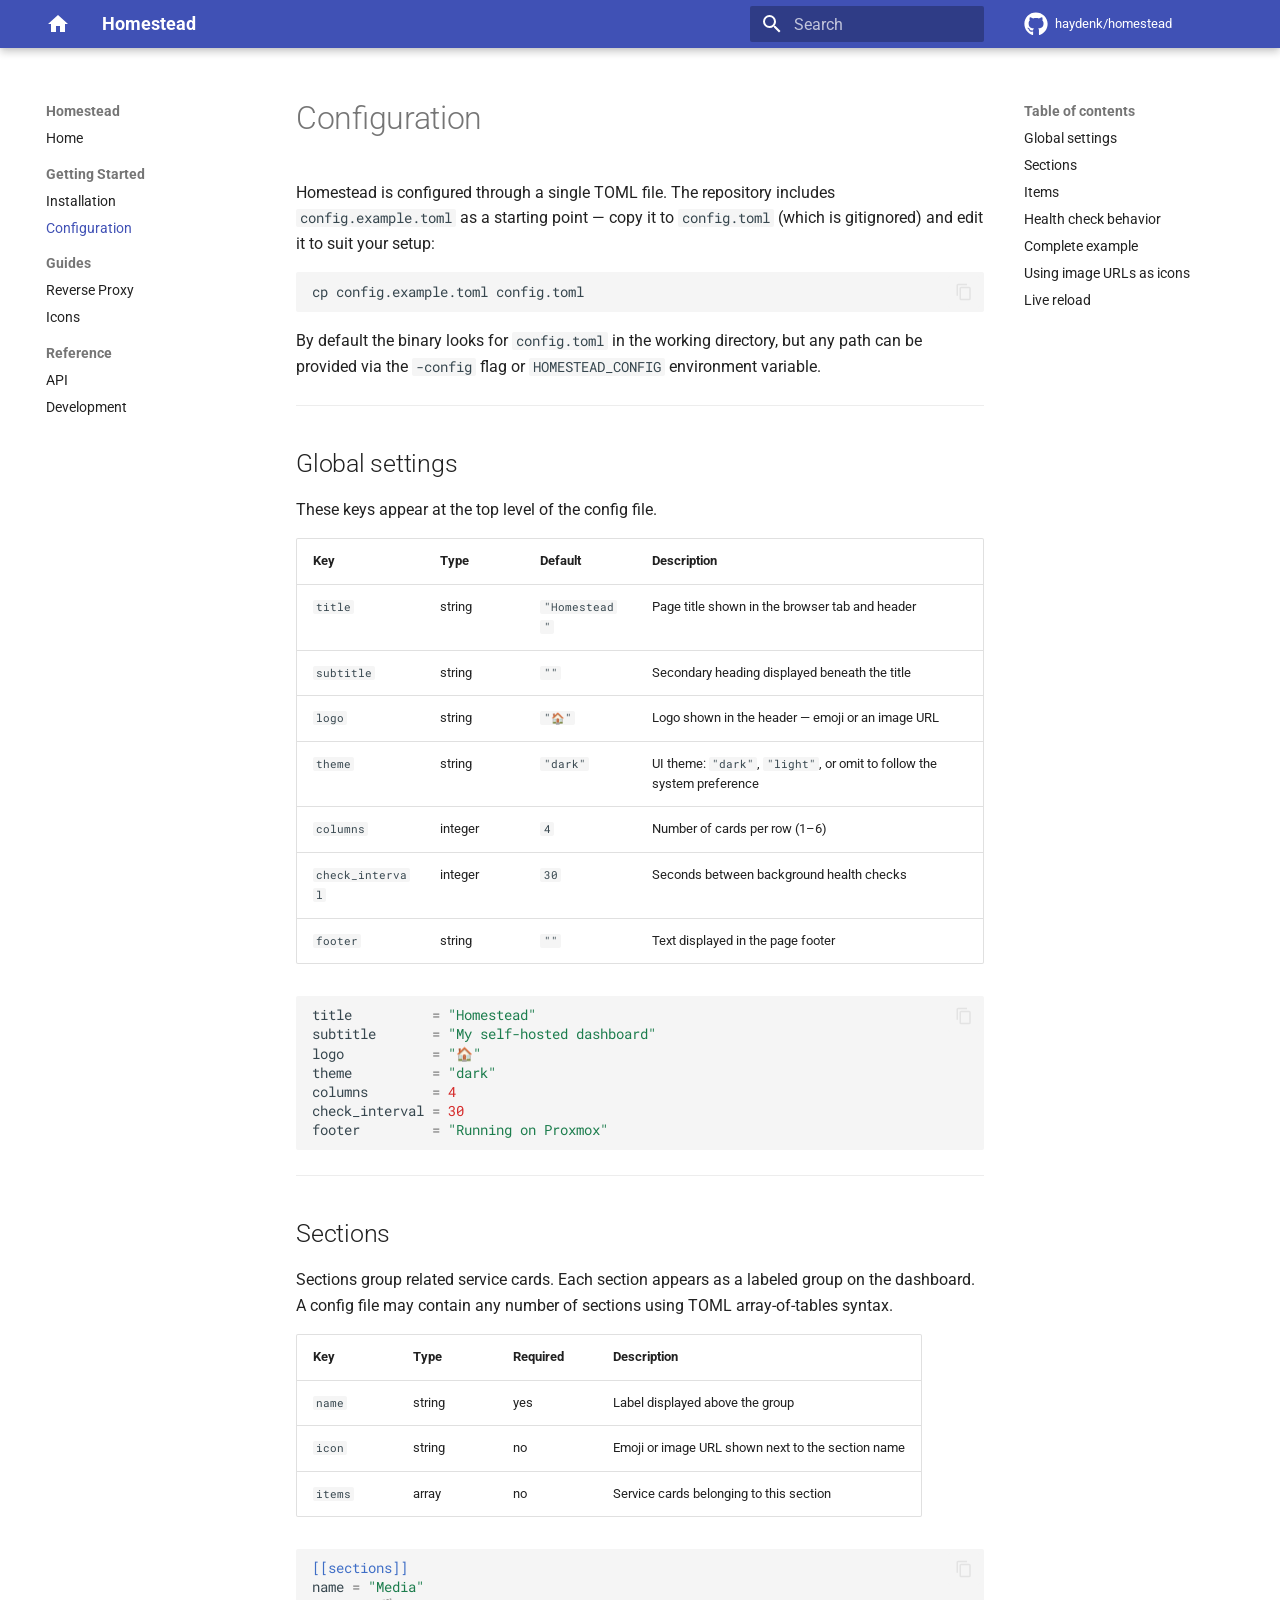
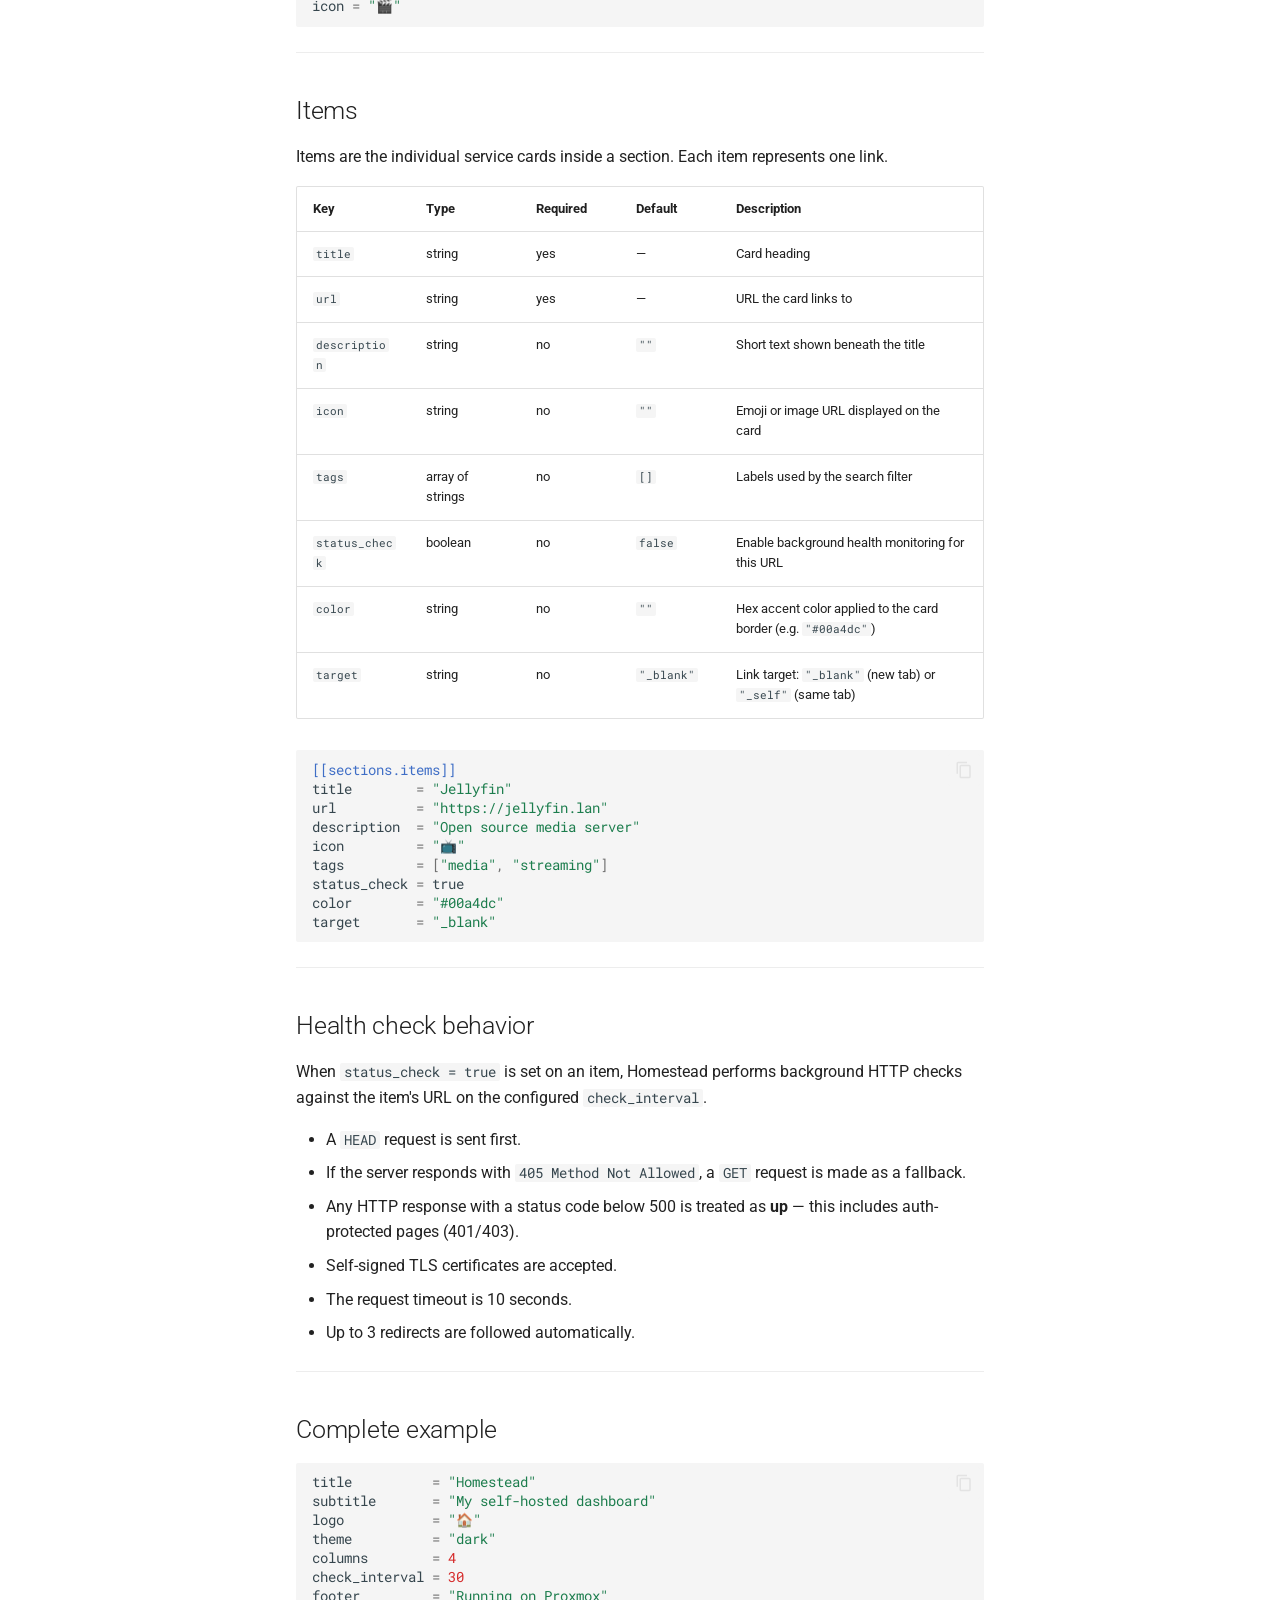
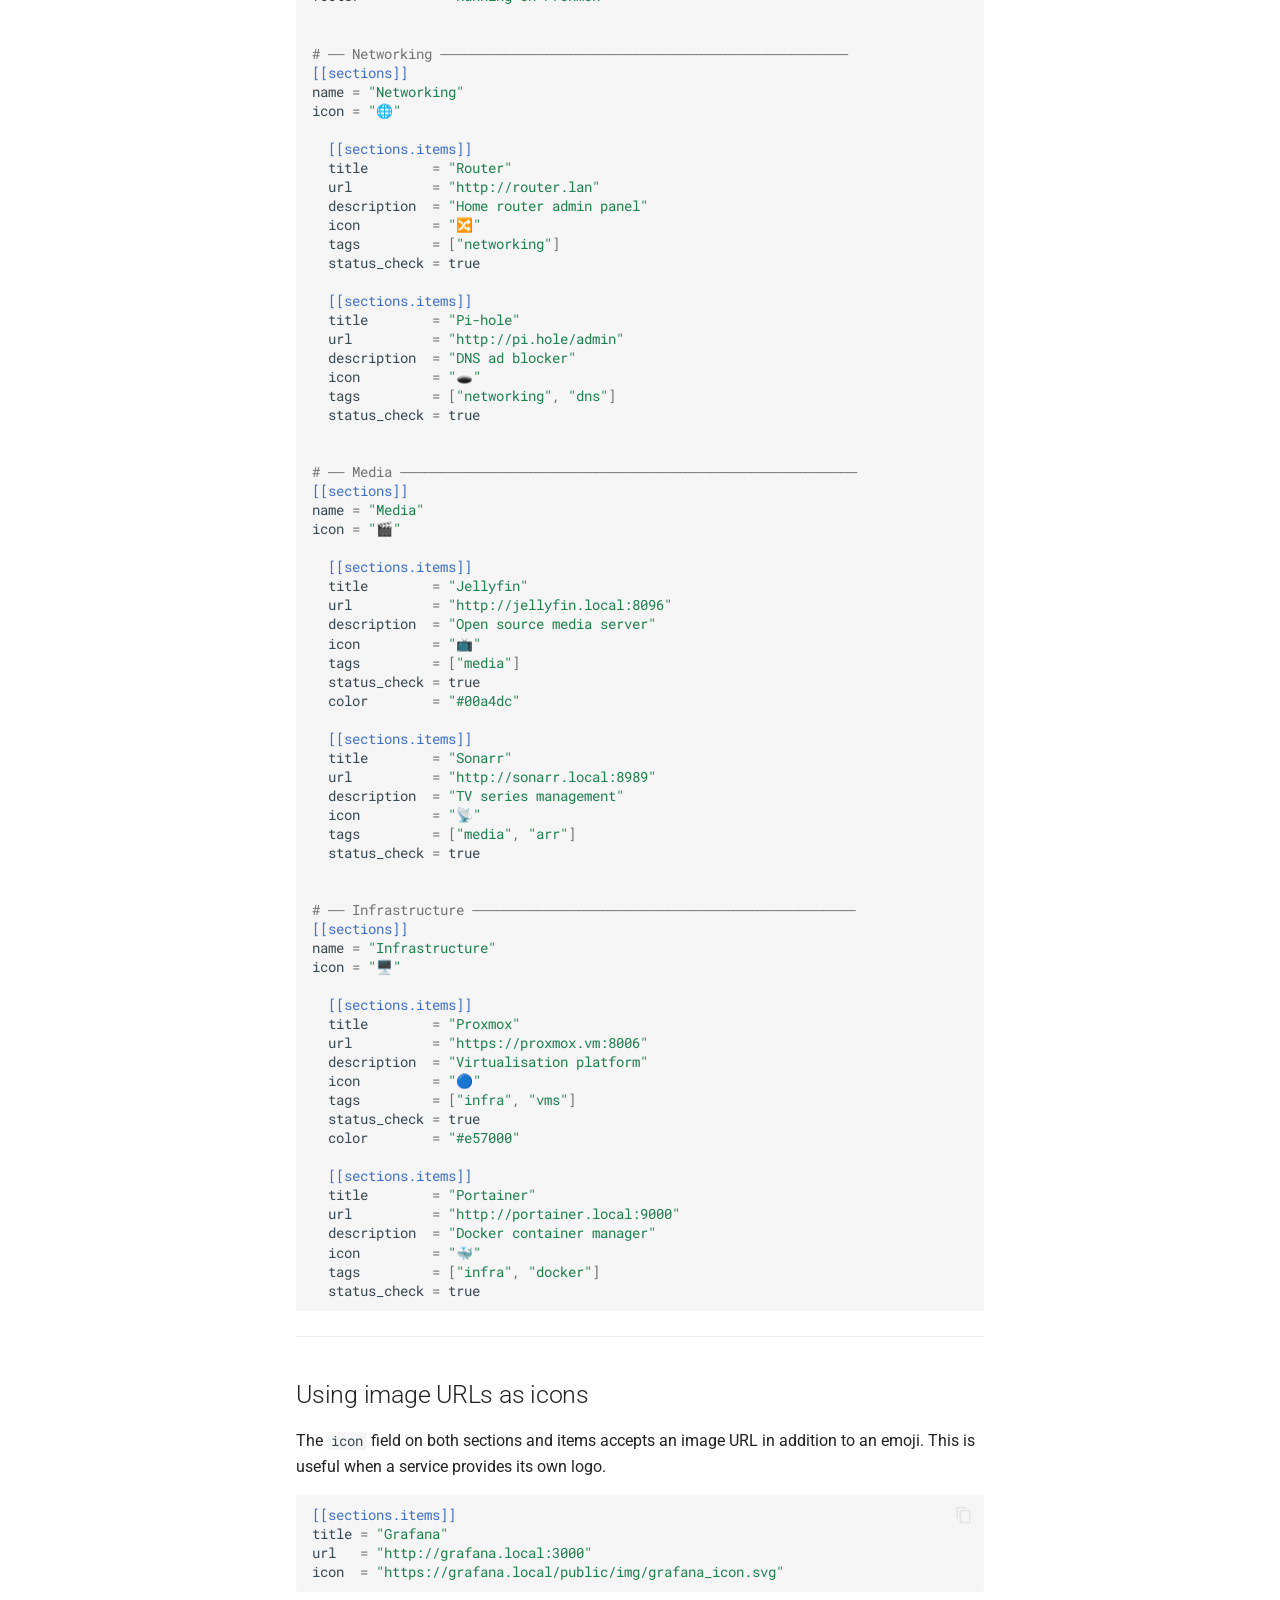
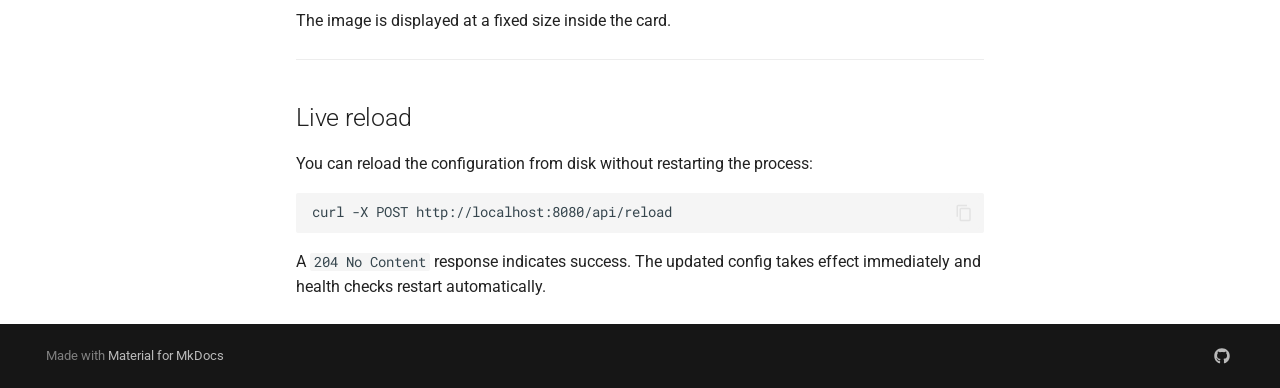
<file: configuration/index.html>
<!doctype html>
<html lang="en" class="no-js">
  <head>
    
      <meta charset="utf-8">
      <meta name="viewport" content="width=device-width,initial-scale=1">
      
        <meta name="description" content="A lightweight, self-hosted personal dashboard for monitoring and accessing your home lab services.">
      
      
        <meta name="author" content="haydenk">
      
      
        <link rel="canonical" href="https://haydenk.github.io/homestead/configuration/">
      
      
        <link rel="prev" href="../installation/">
      
      
        <link rel="next" href="../reverse-proxy/">
      
      
        
      
      
      <link rel="icon" href="../assets/images/favicon.png">
      <meta name="generator" content="mkdocs-1.6.1, mkdocs-material-9.7.6">
    
    
      
        <title>Configuration - Homestead</title>
      
    
    
      <link rel="stylesheet" href="../assets/stylesheets/main.484c7ddc.min.css">
      
        
        <link rel="stylesheet" href="../assets/stylesheets/palette.ab4e12ef.min.css">
      
      


    
    
      
    
    
      
        
        
        <link rel="preconnect" href="https://fonts.gstatic.com" crossorigin>
        <link rel="stylesheet" href="https://fonts.googleapis.com/css?family=Roboto:300,300i,400,400i,700,700i%7CRoboto+Mono:400,400i,700,700i&display=fallback">
        <style>:root{--md-text-font:"Roboto";--md-code-font:"Roboto Mono"}</style>
      
    
    
      <link rel="stylesheet" href="../stylesheets/extra.css">
    
    <script>__md_scope=new URL("..",location),__md_hash=e=>[...e].reduce(((e,_)=>(e<<5)-e+_.charCodeAt(0)),0),__md_get=(e,_=localStorage,t=__md_scope)=>JSON.parse(_.getItem(t.pathname+"."+e)),__md_set=(e,_,t=localStorage,a=__md_scope)=>{try{t.setItem(a.pathname+"."+e,JSON.stringify(_))}catch(e){}}</script>
    
      

    
    
  </head>
  
  
    
    
      
    
    
    
    
    <body dir="ltr" data-md-color-scheme="slate" data-md-color-primary="indigo" data-md-color-accent="cyan">
  
    
    <input class="md-toggle" data-md-toggle="drawer" type="checkbox" id="__drawer" autocomplete="off">
    <input class="md-toggle" data-md-toggle="search" type="checkbox" id="__search" autocomplete="off">
    <label class="md-overlay" for="__drawer"></label>
    <div data-md-component="skip">
      
        
        <a href="#configuration" class="md-skip">
          Skip to content
        </a>
      
    </div>
    <div data-md-component="announce">
      
    </div>
    
    
      

  

<header class="md-header md-header--shadow" data-md-component="header">
  <nav class="md-header__inner md-grid" aria-label="Header">
    <a href=".." title="Homestead" class="md-header__button md-logo" aria-label="Homestead" data-md-component="logo">
      
  
  <svg xmlns="http://www.w3.org/2000/svg" viewBox="0 0 24 24"><path d="M10 20v-6h4v6h5v-8h3L12 3 2 12h3v8z"/></svg>

    </a>
    <label class="md-header__button md-icon" for="__drawer">
      
      <svg xmlns="http://www.w3.org/2000/svg" viewBox="0 0 24 24"><path d="M3 6h18v2H3zm0 5h18v2H3zm0 5h18v2H3z"/></svg>
    </label>
    <div class="md-header__title" data-md-component="header-title">
      <div class="md-header__ellipsis">
        <div class="md-header__topic">
          <span class="md-ellipsis">
            Homestead
          </span>
        </div>
        <div class="md-header__topic" data-md-component="header-topic">
          <span class="md-ellipsis">
            
              Configuration
            
          </span>
        </div>
      </div>
    </div>
    
      
        <form class="md-header__option" data-md-component="palette">
  
    
    
    
    <input class="md-option" data-md-color-media="(prefers-color-scheme: dark)" data-md-color-scheme="slate" data-md-color-primary="indigo" data-md-color-accent="cyan"  aria-hidden="true"  type="radio" name="__palette" id="__palette_0">
    
  
    
    
    
    <input class="md-option" data-md-color-media="(prefers-color-scheme: light)" data-md-color-scheme="default" data-md-color-primary="indigo" data-md-color-accent="cyan"  aria-hidden="true"  type="radio" name="__palette" id="__palette_1">
    
  
</form>
      
    
    
      <script>var palette=__md_get("__palette");if(palette&&palette.color){if("(prefers-color-scheme)"===palette.color.media){var media=matchMedia("(prefers-color-scheme: light)"),input=document.querySelector(media.matches?"[data-md-color-media='(prefers-color-scheme: light)']":"[data-md-color-media='(prefers-color-scheme: dark)']");palette.color.media=input.getAttribute("data-md-color-media"),palette.color.scheme=input.getAttribute("data-md-color-scheme"),palette.color.primary=input.getAttribute("data-md-color-primary"),palette.color.accent=input.getAttribute("data-md-color-accent")}for(var[key,value]of Object.entries(palette.color))document.body.setAttribute("data-md-color-"+key,value)}</script>
    
    
    
      
      
        <label class="md-header__button md-icon" for="__search">
          
          <svg xmlns="http://www.w3.org/2000/svg" viewBox="0 0 24 24"><path d="M9.5 3A6.5 6.5 0 0 1 16 9.5c0 1.61-.59 3.09-1.56 4.23l.27.27h.79l5 5-1.5 1.5-5-5v-.79l-.27-.27A6.52 6.52 0 0 1 9.5 16 6.5 6.5 0 0 1 3 9.5 6.5 6.5 0 0 1 9.5 3m0 2C7 5 5 7 5 9.5S7 14 9.5 14 14 12 14 9.5 12 5 9.5 5"/></svg>
        </label>
        <div class="md-search" data-md-component="search" role="dialog">
  <label class="md-search__overlay" for="__search"></label>
  <div class="md-search__inner" role="search">
    <form class="md-search__form" name="search">
      <input type="text" class="md-search__input" name="query" aria-label="Search" placeholder="Search" autocapitalize="off" autocorrect="off" autocomplete="off" spellcheck="false" data-md-component="search-query" required>
      <label class="md-search__icon md-icon" for="__search">
        
        <svg xmlns="http://www.w3.org/2000/svg" viewBox="0 0 24 24"><path d="M9.5 3A6.5 6.5 0 0 1 16 9.5c0 1.61-.59 3.09-1.56 4.23l.27.27h.79l5 5-1.5 1.5-5-5v-.79l-.27-.27A6.52 6.52 0 0 1 9.5 16 6.5 6.5 0 0 1 3 9.5 6.5 6.5 0 0 1 9.5 3m0 2C7 5 5 7 5 9.5S7 14 9.5 14 14 12 14 9.5 12 5 9.5 5"/></svg>
        
        <svg xmlns="http://www.w3.org/2000/svg" viewBox="0 0 24 24"><path d="M20 11v2H8l5.5 5.5-1.42 1.42L4.16 12l7.92-7.92L13.5 5.5 8 11z"/></svg>
      </label>
      <nav class="md-search__options" aria-label="Search">
        
        <button type="reset" class="md-search__icon md-icon" title="Clear" aria-label="Clear" tabindex="-1">
          
          <svg xmlns="http://www.w3.org/2000/svg" viewBox="0 0 24 24"><path d="M19 6.41 17.59 5 12 10.59 6.41 5 5 6.41 10.59 12 5 17.59 6.41 19 12 13.41 17.59 19 19 17.59 13.41 12z"/></svg>
        </button>
      </nav>
      
        <div class="md-search__suggest" data-md-component="search-suggest"></div>
      
    </form>
    <div class="md-search__output">
      <div class="md-search__scrollwrap" tabindex="0" data-md-scrollfix>
        <div class="md-search-result" data-md-component="search-result">
          <div class="md-search-result__meta">
            Initializing search
          </div>
          <ol class="md-search-result__list" role="presentation"></ol>
        </div>
      </div>
    </div>
  </div>
</div>
      
    
    
      <div class="md-header__source">
        <a href="https://github.com/haydenk/homestead" title="Go to repository" class="md-source" data-md-component="source">
  <div class="md-source__icon md-icon">
    
    <svg xmlns="http://www.w3.org/2000/svg" viewBox="0 0 512 512"><!--! Font Awesome Free 7.1.0 by @fontawesome - https://fontawesome.com License - https://fontawesome.com/license/free (Icons: CC BY 4.0, Fonts: SIL OFL 1.1, Code: MIT License) Copyright 2025 Fonticons, Inc.--><path d="M173.9 397.4c0 2-2.3 3.6-5.2 3.6-3.3.3-5.6-1.3-5.6-3.6 0-2 2.3-3.6 5.2-3.6 3-.3 5.6 1.3 5.6 3.6m-31.1-4.5c-.7 2 1.3 4.3 4.3 4.9 2.6 1 5.6 0 6.2-2s-1.3-4.3-4.3-5.2c-2.6-.7-5.5.3-6.2 2.3m44.2-1.7c-2.9.7-4.9 2.6-4.6 4.9.3 2 2.9 3.3 5.9 2.6 2.9-.7 4.9-2.6 4.6-4.6-.3-1.9-3-3.2-5.9-2.9M252.8 8C114.1 8 8 113.3 8 252c0 110.9 69.8 205.8 169.5 239.2 12.8 2.3 17.3-5.6 17.3-12.1 0-6.2-.3-40.4-.3-61.4 0 0-70 15-84.7-29.8 0 0-11.4-29.1-27.8-36.6 0 0-22.9-15.7 1.6-15.4 0 0 24.9 2 38.6 25.8 21.9 38.6 58.6 27.5 72.9 20.9 2.3-16 8.8-27.1 16-33.7-55.9-6.2-112.3-14.3-112.3-110.5 0-27.5 7.6-41.3 23.6-58.9-2.6-6.5-11.1-33.3 2.6-67.9 20.9-6.5 69 27 69 27 20-5.6 41.5-8.5 62.8-8.5s42.8 2.9 62.8 8.5c0 0 48.1-33.6 69-27 13.7 34.7 5.2 61.4 2.6 67.9 16 17.7 25.8 31.5 25.8 58.9 0 96.5-58.9 104.2-114.8 110.5 9.2 7.9 17 22.9 17 46.4 0 33.7-.3 75.4-.3 83.6 0 6.5 4.6 14.4 17.3 12.1C436.2 457.8 504 362.9 504 252 504 113.3 391.5 8 252.8 8M105.2 352.9c-1.3 1-1 3.3.7 5.2 1.6 1.6 3.9 2.3 5.2 1 1.3-1 1-3.3-.7-5.2-1.6-1.6-3.9-2.3-5.2-1m-10.8-8.1c-.7 1.3.3 2.9 2.3 3.9 1.6 1 3.6.7 4.3-.7.7-1.3-.3-2.9-2.3-3.9-2-.6-3.6-.3-4.3.7m32.4 35.6c-1.6 1.3-1 4.3 1.3 6.2 2.3 2.3 5.2 2.6 6.5 1 1.3-1.3.7-4.3-1.3-6.2-2.2-2.3-5.2-2.6-6.5-1m-11.4-14.7c-1.6 1-1.6 3.6 0 5.9s4.3 3.3 5.6 2.3c1.6-1.3 1.6-3.9 0-6.2-1.4-2.3-4-3.3-5.6-2"/></svg>
  </div>
  <div class="md-source__repository">
    haydenk/homestead
  </div>
</a>
      </div>
    
  </nav>
  
</header>
    
    <div class="md-container" data-md-component="container">
      
      
        
          
        
      
      <main class="md-main" data-md-component="main">
        <div class="md-main__inner md-grid">
          
            
              
              <div class="md-sidebar md-sidebar--primary" data-md-component="sidebar" data-md-type="navigation" >
                <div class="md-sidebar__scrollwrap">
                  <div class="md-sidebar__inner">
                    



<nav class="md-nav md-nav--primary" aria-label="Navigation" data-md-level="0">
  <label class="md-nav__title" for="__drawer">
    <a href=".." title="Homestead" class="md-nav__button md-logo" aria-label="Homestead" data-md-component="logo">
      
  
  <svg xmlns="http://www.w3.org/2000/svg" viewBox="0 0 24 24"><path d="M10 20v-6h4v6h5v-8h3L12 3 2 12h3v8z"/></svg>

    </a>
    Homestead
  </label>
  
    <div class="md-nav__source">
      <a href="https://github.com/haydenk/homestead" title="Go to repository" class="md-source" data-md-component="source">
  <div class="md-source__icon md-icon">
    
    <svg xmlns="http://www.w3.org/2000/svg" viewBox="0 0 512 512"><!--! Font Awesome Free 7.1.0 by @fontawesome - https://fontawesome.com License - https://fontawesome.com/license/free (Icons: CC BY 4.0, Fonts: SIL OFL 1.1, Code: MIT License) Copyright 2025 Fonticons, Inc.--><path d="M173.9 397.4c0 2-2.3 3.6-5.2 3.6-3.3.3-5.6-1.3-5.6-3.6 0-2 2.3-3.6 5.2-3.6 3-.3 5.6 1.3 5.6 3.6m-31.1-4.5c-.7 2 1.3 4.3 4.3 4.9 2.6 1 5.6 0 6.2-2s-1.3-4.3-4.3-5.2c-2.6-.7-5.5.3-6.2 2.3m44.2-1.7c-2.9.7-4.9 2.6-4.6 4.9.3 2 2.9 3.3 5.9 2.6 2.9-.7 4.9-2.6 4.6-4.6-.3-1.9-3-3.2-5.9-2.9M252.8 8C114.1 8 8 113.3 8 252c0 110.9 69.8 205.8 169.5 239.2 12.8 2.3 17.3-5.6 17.3-12.1 0-6.2-.3-40.4-.3-61.4 0 0-70 15-84.7-29.8 0 0-11.4-29.1-27.8-36.6 0 0-22.9-15.7 1.6-15.4 0 0 24.9 2 38.6 25.8 21.9 38.6 58.6 27.5 72.9 20.9 2.3-16 8.8-27.1 16-33.7-55.9-6.2-112.3-14.3-112.3-110.5 0-27.5 7.6-41.3 23.6-58.9-2.6-6.5-11.1-33.3 2.6-67.9 20.9-6.5 69 27 69 27 20-5.6 41.5-8.5 62.8-8.5s42.8 2.9 62.8 8.5c0 0 48.1-33.6 69-27 13.7 34.7 5.2 61.4 2.6 67.9 16 17.7 25.8 31.5 25.8 58.9 0 96.5-58.9 104.2-114.8 110.5 9.2 7.9 17 22.9 17 46.4 0 33.7-.3 75.4-.3 83.6 0 6.5 4.6 14.4 17.3 12.1C436.2 457.8 504 362.9 504 252 504 113.3 391.5 8 252.8 8M105.2 352.9c-1.3 1-1 3.3.7 5.2 1.6 1.6 3.9 2.3 5.2 1 1.3-1 1-3.3-.7-5.2-1.6-1.6-3.9-2.3-5.2-1m-10.8-8.1c-.7 1.3.3 2.9 2.3 3.9 1.6 1 3.6.7 4.3-.7.7-1.3-.3-2.9-2.3-3.9-2-.6-3.6-.3-4.3.7m32.4 35.6c-1.6 1.3-1 4.3 1.3 6.2 2.3 2.3 5.2 2.6 6.5 1 1.3-1.3.7-4.3-1.3-6.2-2.2-2.3-5.2-2.6-6.5-1m-11.4-14.7c-1.6 1-1.6 3.6 0 5.9s4.3 3.3 5.6 2.3c1.6-1.3 1.6-3.9 0-6.2-1.4-2.3-4-3.3-5.6-2"/></svg>
  </div>
  <div class="md-source__repository">
    haydenk/homestead
  </div>
</a>
    </div>
  
  <ul class="md-nav__list" data-md-scrollfix>
    
      
      
  
  
  
  
    <li class="md-nav__item">
      <a href=".." class="md-nav__link">
        
  
  
  <span class="md-ellipsis">
    
  
    Home
  

    
  </span>
  
  

      </a>
    </li>
  

    
      
      
  
  
    
  
  
  
    
    
    
    
      
        
        
      
    
    
    <li class="md-nav__item md-nav__item--active md-nav__item--section md-nav__item--nested">
      
        
        
        <input class="md-nav__toggle md-toggle " type="checkbox" id="__nav_2" checked>
        
          
          <label class="md-nav__link" for="__nav_2" id="__nav_2_label" tabindex="">
            
  
  
  <span class="md-ellipsis">
    
  
    Getting Started
  

    
  </span>
  
  

            <span class="md-nav__icon md-icon"></span>
          </label>
        
        <nav class="md-nav" data-md-level="1" aria-labelledby="__nav_2_label" aria-expanded="true">
          <label class="md-nav__title" for="__nav_2">
            <span class="md-nav__icon md-icon"></span>
            
  
    Getting Started
  

          </label>
          <ul class="md-nav__list" data-md-scrollfix>
            
              
                
  
  
  
  
    <li class="md-nav__item">
      <a href="../installation/" class="md-nav__link">
        
  
  
  <span class="md-ellipsis">
    
  
    Installation
  

    
  </span>
  
  

      </a>
    </li>
  

              
            
              
                
  
  
    
  
  
  
    <li class="md-nav__item md-nav__item--active">
      
      <input class="md-nav__toggle md-toggle" type="checkbox" id="__toc">
      
      
        
      
      
        <label class="md-nav__link md-nav__link--active" for="__toc">
          
  
  
  <span class="md-ellipsis">
    
  
    Configuration
  

    
  </span>
  
  

          <span class="md-nav__icon md-icon"></span>
        </label>
      
      <a href="./" class="md-nav__link md-nav__link--active">
        
  
  
  <span class="md-ellipsis">
    
  
    Configuration
  

    
  </span>
  
  

      </a>
      
        

<nav class="md-nav md-nav--secondary" aria-label="Table of contents">
  
  
  
    
  
  
    <label class="md-nav__title" for="__toc">
      <span class="md-nav__icon md-icon"></span>
      Table of contents
    </label>
    <ul class="md-nav__list" data-md-component="toc" data-md-scrollfix>
      
        <li class="md-nav__item">
  <a href="#global-settings" class="md-nav__link">
    <span class="md-ellipsis">
      
        Global settings
      
    </span>
  </a>
  
</li>
      
        <li class="md-nav__item">
  <a href="#sections" class="md-nav__link">
    <span class="md-ellipsis">
      
        Sections
      
    </span>
  </a>
  
</li>
      
        <li class="md-nav__item">
  <a href="#items" class="md-nav__link">
    <span class="md-ellipsis">
      
        Items
      
    </span>
  </a>
  
</li>
      
        <li class="md-nav__item">
  <a href="#health-check-behavior" class="md-nav__link">
    <span class="md-ellipsis">
      
        Health check behavior
      
    </span>
  </a>
  
</li>
      
        <li class="md-nav__item">
  <a href="#complete-example" class="md-nav__link">
    <span class="md-ellipsis">
      
        Complete example
      
    </span>
  </a>
  
</li>
      
        <li class="md-nav__item">
  <a href="#using-image-urls-as-icons" class="md-nav__link">
    <span class="md-ellipsis">
      
        Using image URLs as icons
      
    </span>
  </a>
  
</li>
      
        <li class="md-nav__item">
  <a href="#live-reload" class="md-nav__link">
    <span class="md-ellipsis">
      
        Live reload
      
    </span>
  </a>
  
</li>
      
    </ul>
  
</nav>
      
    </li>
  

              
            
          </ul>
        </nav>
      
    </li>
  

    
      
      
  
  
  
  
    
    
    
    
      
        
        
      
    
    
    <li class="md-nav__item md-nav__item--section md-nav__item--nested">
      
        
        
        <input class="md-nav__toggle md-toggle " type="checkbox" id="__nav_3" >
        
          
          <label class="md-nav__link" for="__nav_3" id="__nav_3_label" tabindex="">
            
  
  
  <span class="md-ellipsis">
    
  
    Guides
  

    
  </span>
  
  

            <span class="md-nav__icon md-icon"></span>
          </label>
        
        <nav class="md-nav" data-md-level="1" aria-labelledby="__nav_3_label" aria-expanded="false">
          <label class="md-nav__title" for="__nav_3">
            <span class="md-nav__icon md-icon"></span>
            
  
    Guides
  

          </label>
          <ul class="md-nav__list" data-md-scrollfix>
            
              
                
  
  
  
  
    <li class="md-nav__item">
      <a href="../reverse-proxy/" class="md-nav__link">
        
  
  
  <span class="md-ellipsis">
    
  
    Reverse Proxy
  

    
  </span>
  
  

      </a>
    </li>
  

              
            
              
                
  
  
  
  
    <li class="md-nav__item">
      <a href="../icons/" class="md-nav__link">
        
  
  
  <span class="md-ellipsis">
    
  
    Icons
  

    
  </span>
  
  

      </a>
    </li>
  

              
            
          </ul>
        </nav>
      
    </li>
  

    
      
      
  
  
  
  
    
    
    
    
      
        
        
      
    
    
    <li class="md-nav__item md-nav__item--section md-nav__item--nested">
      
        
        
        <input class="md-nav__toggle md-toggle " type="checkbox" id="__nav_4" >
        
          
          <label class="md-nav__link" for="__nav_4" id="__nav_4_label" tabindex="">
            
  
  
  <span class="md-ellipsis">
    
  
    Reference
  

    
  </span>
  
  

            <span class="md-nav__icon md-icon"></span>
          </label>
        
        <nav class="md-nav" data-md-level="1" aria-labelledby="__nav_4_label" aria-expanded="false">
          <label class="md-nav__title" for="__nav_4">
            <span class="md-nav__icon md-icon"></span>
            
  
    Reference
  

          </label>
          <ul class="md-nav__list" data-md-scrollfix>
            
              
                
  
  
  
  
    <li class="md-nav__item">
      <a href="../api/" class="md-nav__link">
        
  
  
  <span class="md-ellipsis">
    
  
    API
  

    
  </span>
  
  

      </a>
    </li>
  

              
            
              
                
  
  
  
  
    <li class="md-nav__item">
      <a href="../development/" class="md-nav__link">
        
  
  
  <span class="md-ellipsis">
    
  
    Development
  

    
  </span>
  
  

      </a>
    </li>
  

              
            
          </ul>
        </nav>
      
    </li>
  

    
  </ul>
</nav>
                  </div>
                </div>
              </div>
            
            
              
              <div class="md-sidebar md-sidebar--secondary" data-md-component="sidebar" data-md-type="toc" >
                <div class="md-sidebar__scrollwrap">
                  <div class="md-sidebar__inner">
                    

<nav class="md-nav md-nav--secondary" aria-label="Table of contents">
  
  
  
    
  
  
    <label class="md-nav__title" for="__toc">
      <span class="md-nav__icon md-icon"></span>
      Table of contents
    </label>
    <ul class="md-nav__list" data-md-component="toc" data-md-scrollfix>
      
        <li class="md-nav__item">
  <a href="#global-settings" class="md-nav__link">
    <span class="md-ellipsis">
      
        Global settings
      
    </span>
  </a>
  
</li>
      
        <li class="md-nav__item">
  <a href="#sections" class="md-nav__link">
    <span class="md-ellipsis">
      
        Sections
      
    </span>
  </a>
  
</li>
      
        <li class="md-nav__item">
  <a href="#items" class="md-nav__link">
    <span class="md-ellipsis">
      
        Items
      
    </span>
  </a>
  
</li>
      
        <li class="md-nav__item">
  <a href="#health-check-behavior" class="md-nav__link">
    <span class="md-ellipsis">
      
        Health check behavior
      
    </span>
  </a>
  
</li>
      
        <li class="md-nav__item">
  <a href="#complete-example" class="md-nav__link">
    <span class="md-ellipsis">
      
        Complete example
      
    </span>
  </a>
  
</li>
      
        <li class="md-nav__item">
  <a href="#using-image-urls-as-icons" class="md-nav__link">
    <span class="md-ellipsis">
      
        Using image URLs as icons
      
    </span>
  </a>
  
</li>
      
        <li class="md-nav__item">
  <a href="#live-reload" class="md-nav__link">
    <span class="md-ellipsis">
      
        Live reload
      
    </span>
  </a>
  
</li>
      
    </ul>
  
</nav>
                  </div>
                </div>
              </div>
            
          
          
            <div class="md-content" data-md-component="content">
              
              <article class="md-content__inner md-typeset">
                
                  


  
  


<h1 id="configuration">Configuration<a class="headerlink" href="#configuration" title="Permanent link">&para;</a></h1>
<p>Homestead is configured through a single TOML file. The repository includes <code>config.example.toml</code> as a starting point — copy it to <code>config.toml</code> (which is gitignored) and edit it to suit your setup:</p>
<div class="highlight"><pre><span></span><code><a id="__codelineno-0-1" name="__codelineno-0-1" href="#__codelineno-0-1"></a>cp<span class="w"> </span>config.example.toml<span class="w"> </span>config.toml
</code></pre></div>
<p>By default the binary looks for <code>config.toml</code> in the working directory, but any path can be provided via the <code>-config</code> flag or <code>HOMESTEAD_CONFIG</code> environment variable.</p>
<hr />
<h2 id="global-settings">Global settings<a class="headerlink" href="#global-settings" title="Permanent link">&para;</a></h2>
<p>These keys appear at the top level of the config file.</p>
<table>
<thead>
<tr>
<th>Key</th>
<th>Type</th>
<th>Default</th>
<th>Description</th>
</tr>
</thead>
<tbody>
<tr>
<td><code>title</code></td>
<td>string</td>
<td><code>"Homestead"</code></td>
<td>Page title shown in the browser tab and header</td>
</tr>
<tr>
<td><code>subtitle</code></td>
<td>string</td>
<td><code>""</code></td>
<td>Secondary heading displayed beneath the title</td>
</tr>
<tr>
<td><code>logo</code></td>
<td>string</td>
<td><code>"🏠"</code></td>
<td>Logo shown in the header — emoji or an image URL</td>
</tr>
<tr>
<td><code>theme</code></td>
<td>string</td>
<td><code>"dark"</code></td>
<td>UI theme: <code>"dark"</code>, <code>"light"</code>, or omit to follow the system preference</td>
</tr>
<tr>
<td><code>columns</code></td>
<td>integer</td>
<td><code>4</code></td>
<td>Number of cards per row (1–6)</td>
</tr>
<tr>
<td><code>check_interval</code></td>
<td>integer</td>
<td><code>30</code></td>
<td>Seconds between background health checks</td>
</tr>
<tr>
<td><code>footer</code></td>
<td>string</td>
<td><code>""</code></td>
<td>Text displayed in the page footer</td>
</tr>
</tbody>
</table>
<div class="highlight"><pre><span></span><code><a id="__codelineno-1-1" name="__codelineno-1-1" href="#__codelineno-1-1"></a><span class="n">title</span><span class="w">          </span><span class="o">=</span><span class="w"> </span><span class="s2">&quot;Homestead&quot;</span>
<a id="__codelineno-1-2" name="__codelineno-1-2" href="#__codelineno-1-2"></a><span class="n">subtitle</span><span class="w">       </span><span class="o">=</span><span class="w"> </span><span class="s2">&quot;My self-hosted dashboard&quot;</span>
<a id="__codelineno-1-3" name="__codelineno-1-3" href="#__codelineno-1-3"></a><span class="n">logo</span><span class="w">           </span><span class="o">=</span><span class="w"> </span><span class="s2">&quot;🏠&quot;</span>
<a id="__codelineno-1-4" name="__codelineno-1-4" href="#__codelineno-1-4"></a><span class="n">theme</span><span class="w">          </span><span class="o">=</span><span class="w"> </span><span class="s2">&quot;dark&quot;</span>
<a id="__codelineno-1-5" name="__codelineno-1-5" href="#__codelineno-1-5"></a><span class="n">columns</span><span class="w">        </span><span class="o">=</span><span class="w"> </span><span class="mi">4</span>
<a id="__codelineno-1-6" name="__codelineno-1-6" href="#__codelineno-1-6"></a><span class="n">check_interval</span><span class="w"> </span><span class="o">=</span><span class="w"> </span><span class="mi">30</span>
<a id="__codelineno-1-7" name="__codelineno-1-7" href="#__codelineno-1-7"></a><span class="n">footer</span><span class="w">         </span><span class="o">=</span><span class="w"> </span><span class="s2">&quot;Running on Proxmox&quot;</span>
</code></pre></div>
<hr />
<h2 id="sections">Sections<a class="headerlink" href="#sections" title="Permanent link">&para;</a></h2>
<p>Sections group related service cards. Each section appears as a labeled group on the dashboard. A config file may contain any number of sections using TOML array-of-tables syntax.</p>
<table>
<thead>
<tr>
<th>Key</th>
<th>Type</th>
<th>Required</th>
<th>Description</th>
</tr>
</thead>
<tbody>
<tr>
<td><code>name</code></td>
<td>string</td>
<td>yes</td>
<td>Label displayed above the group</td>
</tr>
<tr>
<td><code>icon</code></td>
<td>string</td>
<td>no</td>
<td>Emoji or image URL shown next to the section name</td>
</tr>
<tr>
<td><code>items</code></td>
<td>array</td>
<td>no</td>
<td>Service cards belonging to this section</td>
</tr>
</tbody>
</table>
<div class="highlight"><pre><span></span><code><a id="__codelineno-2-1" name="__codelineno-2-1" href="#__codelineno-2-1"></a><span class="k">[[sections]]</span>
<a id="__codelineno-2-2" name="__codelineno-2-2" href="#__codelineno-2-2"></a><span class="n">name</span><span class="w"> </span><span class="o">=</span><span class="w"> </span><span class="s2">&quot;Media&quot;</span>
<a id="__codelineno-2-3" name="__codelineno-2-3" href="#__codelineno-2-3"></a><span class="n">icon</span><span class="w"> </span><span class="o">=</span><span class="w"> </span><span class="s2">&quot;🎬&quot;</span>
</code></pre></div>
<hr />
<h2 id="items">Items<a class="headerlink" href="#items" title="Permanent link">&para;</a></h2>
<p>Items are the individual service cards inside a section. Each item represents one link.</p>
<table>
<thead>
<tr>
<th>Key</th>
<th>Type</th>
<th>Required</th>
<th>Default</th>
<th>Description</th>
</tr>
</thead>
<tbody>
<tr>
<td><code>title</code></td>
<td>string</td>
<td>yes</td>
<td>—</td>
<td>Card heading</td>
</tr>
<tr>
<td><code>url</code></td>
<td>string</td>
<td>yes</td>
<td>—</td>
<td>URL the card links to</td>
</tr>
<tr>
<td><code>description</code></td>
<td>string</td>
<td>no</td>
<td><code>""</code></td>
<td>Short text shown beneath the title</td>
</tr>
<tr>
<td><code>icon</code></td>
<td>string</td>
<td>no</td>
<td><code>""</code></td>
<td>Emoji or image URL displayed on the card</td>
</tr>
<tr>
<td><code>tags</code></td>
<td>array of strings</td>
<td>no</td>
<td><code>[]</code></td>
<td>Labels used by the search filter</td>
</tr>
<tr>
<td><code>status_check</code></td>
<td>boolean</td>
<td>no</td>
<td><code>false</code></td>
<td>Enable background health monitoring for this URL</td>
</tr>
<tr>
<td><code>color</code></td>
<td>string</td>
<td>no</td>
<td><code>""</code></td>
<td>Hex accent color applied to the card border (e.g. <code>"#00a4dc"</code>)</td>
</tr>
<tr>
<td><code>target</code></td>
<td>string</td>
<td>no</td>
<td><code>"_blank"</code></td>
<td>Link target: <code>"_blank"</code> (new tab) or <code>"_self"</code> (same tab)</td>
</tr>
</tbody>
</table>
<div class="highlight"><pre><span></span><code><a id="__codelineno-3-1" name="__codelineno-3-1" href="#__codelineno-3-1"></a><span class="k">[[sections.items]]</span>
<a id="__codelineno-3-2" name="__codelineno-3-2" href="#__codelineno-3-2"></a><span class="n">title</span><span class="w">        </span><span class="o">=</span><span class="w"> </span><span class="s2">&quot;Jellyfin&quot;</span>
<a id="__codelineno-3-3" name="__codelineno-3-3" href="#__codelineno-3-3"></a><span class="n">url</span><span class="w">          </span><span class="o">=</span><span class="w"> </span><span class="s2">&quot;https://jellyfin.lan&quot;</span>
<a id="__codelineno-3-4" name="__codelineno-3-4" href="#__codelineno-3-4"></a><span class="n">description</span><span class="w">  </span><span class="o">=</span><span class="w"> </span><span class="s2">&quot;Open source media server&quot;</span>
<a id="__codelineno-3-5" name="__codelineno-3-5" href="#__codelineno-3-5"></a><span class="n">icon</span><span class="w">         </span><span class="o">=</span><span class="w"> </span><span class="s2">&quot;📺&quot;</span>
<a id="__codelineno-3-6" name="__codelineno-3-6" href="#__codelineno-3-6"></a><span class="n">tags</span><span class="w">         </span><span class="o">=</span><span class="w"> </span><span class="p">[</span><span class="s2">&quot;media&quot;</span><span class="p">,</span><span class="w"> </span><span class="s2">&quot;streaming&quot;</span><span class="p">]</span>
<a id="__codelineno-3-7" name="__codelineno-3-7" href="#__codelineno-3-7"></a><span class="n">status_check</span><span class="w"> </span><span class="o">=</span><span class="w"> </span><span class="kc">true</span>
<a id="__codelineno-3-8" name="__codelineno-3-8" href="#__codelineno-3-8"></a><span class="n">color</span><span class="w">        </span><span class="o">=</span><span class="w"> </span><span class="s2">&quot;#00a4dc&quot;</span>
<a id="__codelineno-3-9" name="__codelineno-3-9" href="#__codelineno-3-9"></a><span class="n">target</span><span class="w">       </span><span class="o">=</span><span class="w"> </span><span class="s2">&quot;_blank&quot;</span>
</code></pre></div>
<hr />
<h2 id="health-check-behavior">Health check behavior<a class="headerlink" href="#health-check-behavior" title="Permanent link">&para;</a></h2>
<p>When <code>status_check = true</code> is set on an item, Homestead performs background HTTP checks against the item's URL on the configured <code>check_interval</code>.</p>
<ul>
<li>A <code>HEAD</code> request is sent first.</li>
<li>If the server responds with <code>405 Method Not Allowed</code>, a <code>GET</code> request is made as a fallback.</li>
<li>Any HTTP response with a status code below 500 is treated as <strong>up</strong> — this includes auth-protected pages (401/403).</li>
<li>Self-signed TLS certificates are accepted.</li>
<li>The request timeout is 10 seconds.</li>
<li>Up to 3 redirects are followed automatically.</li>
</ul>
<hr />
<h2 id="complete-example">Complete example<a class="headerlink" href="#complete-example" title="Permanent link">&para;</a></h2>
<div class="highlight"><pre><span></span><code><a id="__codelineno-4-1" name="__codelineno-4-1" href="#__codelineno-4-1"></a><span class="n">title</span><span class="w">          </span><span class="o">=</span><span class="w"> </span><span class="s2">&quot;Homestead&quot;</span>
<a id="__codelineno-4-2" name="__codelineno-4-2" href="#__codelineno-4-2"></a><span class="n">subtitle</span><span class="w">       </span><span class="o">=</span><span class="w"> </span><span class="s2">&quot;My self-hosted dashboard&quot;</span>
<a id="__codelineno-4-3" name="__codelineno-4-3" href="#__codelineno-4-3"></a><span class="n">logo</span><span class="w">           </span><span class="o">=</span><span class="w"> </span><span class="s2">&quot;🏠&quot;</span>
<a id="__codelineno-4-4" name="__codelineno-4-4" href="#__codelineno-4-4"></a><span class="n">theme</span><span class="w">          </span><span class="o">=</span><span class="w"> </span><span class="s2">&quot;dark&quot;</span>
<a id="__codelineno-4-5" name="__codelineno-4-5" href="#__codelineno-4-5"></a><span class="n">columns</span><span class="w">        </span><span class="o">=</span><span class="w"> </span><span class="mi">4</span>
<a id="__codelineno-4-6" name="__codelineno-4-6" href="#__codelineno-4-6"></a><span class="n">check_interval</span><span class="w"> </span><span class="o">=</span><span class="w"> </span><span class="mi">30</span>
<a id="__codelineno-4-7" name="__codelineno-4-7" href="#__codelineno-4-7"></a><span class="n">footer</span><span class="w">         </span><span class="o">=</span><span class="w"> </span><span class="s2">&quot;Running on Proxmox&quot;</span>
<a id="__codelineno-4-8" name="__codelineno-4-8" href="#__codelineno-4-8"></a>
<a id="__codelineno-4-9" name="__codelineno-4-9" href="#__codelineno-4-9"></a>
<a id="__codelineno-4-10" name="__codelineno-4-10" href="#__codelineno-4-10"></a><span class="c1"># ── Networking ──────────────────────────────────────────────────</span>
<a id="__codelineno-4-11" name="__codelineno-4-11" href="#__codelineno-4-11"></a><span class="k">[[sections]]</span>
<a id="__codelineno-4-12" name="__codelineno-4-12" href="#__codelineno-4-12"></a><span class="n">name</span><span class="w"> </span><span class="o">=</span><span class="w"> </span><span class="s2">&quot;Networking&quot;</span>
<a id="__codelineno-4-13" name="__codelineno-4-13" href="#__codelineno-4-13"></a><span class="n">icon</span><span class="w"> </span><span class="o">=</span><span class="w"> </span><span class="s2">&quot;🌐&quot;</span>
<a id="__codelineno-4-14" name="__codelineno-4-14" href="#__codelineno-4-14"></a>
<a id="__codelineno-4-15" name="__codelineno-4-15" href="#__codelineno-4-15"></a><span class="w">  </span><span class="k">[[sections.items]]</span>
<a id="__codelineno-4-16" name="__codelineno-4-16" href="#__codelineno-4-16"></a><span class="w">  </span><span class="n">title</span><span class="w">        </span><span class="o">=</span><span class="w"> </span><span class="s2">&quot;Router&quot;</span>
<a id="__codelineno-4-17" name="__codelineno-4-17" href="#__codelineno-4-17"></a><span class="w">  </span><span class="n">url</span><span class="w">          </span><span class="o">=</span><span class="w"> </span><span class="s2">&quot;http://router.lan&quot;</span>
<a id="__codelineno-4-18" name="__codelineno-4-18" href="#__codelineno-4-18"></a><span class="w">  </span><span class="n">description</span><span class="w">  </span><span class="o">=</span><span class="w"> </span><span class="s2">&quot;Home router admin panel&quot;</span>
<a id="__codelineno-4-19" name="__codelineno-4-19" href="#__codelineno-4-19"></a><span class="w">  </span><span class="n">icon</span><span class="w">         </span><span class="o">=</span><span class="w"> </span><span class="s2">&quot;🔀&quot;</span>
<a id="__codelineno-4-20" name="__codelineno-4-20" href="#__codelineno-4-20"></a><span class="w">  </span><span class="n">tags</span><span class="w">         </span><span class="o">=</span><span class="w"> </span><span class="p">[</span><span class="s2">&quot;networking&quot;</span><span class="p">]</span>
<a id="__codelineno-4-21" name="__codelineno-4-21" href="#__codelineno-4-21"></a><span class="w">  </span><span class="n">status_check</span><span class="w"> </span><span class="o">=</span><span class="w"> </span><span class="kc">true</span>
<a id="__codelineno-4-22" name="__codelineno-4-22" href="#__codelineno-4-22"></a>
<a id="__codelineno-4-23" name="__codelineno-4-23" href="#__codelineno-4-23"></a><span class="w">  </span><span class="k">[[sections.items]]</span>
<a id="__codelineno-4-24" name="__codelineno-4-24" href="#__codelineno-4-24"></a><span class="w">  </span><span class="n">title</span><span class="w">        </span><span class="o">=</span><span class="w"> </span><span class="s2">&quot;Pi-hole&quot;</span>
<a id="__codelineno-4-25" name="__codelineno-4-25" href="#__codelineno-4-25"></a><span class="w">  </span><span class="n">url</span><span class="w">          </span><span class="o">=</span><span class="w"> </span><span class="s2">&quot;http://pi.hole/admin&quot;</span>
<a id="__codelineno-4-26" name="__codelineno-4-26" href="#__codelineno-4-26"></a><span class="w">  </span><span class="n">description</span><span class="w">  </span><span class="o">=</span><span class="w"> </span><span class="s2">&quot;DNS ad blocker&quot;</span>
<a id="__codelineno-4-27" name="__codelineno-4-27" href="#__codelineno-4-27"></a><span class="w">  </span><span class="n">icon</span><span class="w">         </span><span class="o">=</span><span class="w"> </span><span class="s2">&quot;🕳️&quot;</span>
<a id="__codelineno-4-28" name="__codelineno-4-28" href="#__codelineno-4-28"></a><span class="w">  </span><span class="n">tags</span><span class="w">         </span><span class="o">=</span><span class="w"> </span><span class="p">[</span><span class="s2">&quot;networking&quot;</span><span class="p">,</span><span class="w"> </span><span class="s2">&quot;dns&quot;</span><span class="p">]</span>
<a id="__codelineno-4-29" name="__codelineno-4-29" href="#__codelineno-4-29"></a><span class="w">  </span><span class="n">status_check</span><span class="w"> </span><span class="o">=</span><span class="w"> </span><span class="kc">true</span>
<a id="__codelineno-4-30" name="__codelineno-4-30" href="#__codelineno-4-30"></a>
<a id="__codelineno-4-31" name="__codelineno-4-31" href="#__codelineno-4-31"></a>
<a id="__codelineno-4-32" name="__codelineno-4-32" href="#__codelineno-4-32"></a><span class="c1"># ── Media ────────────────────────────────────────────────────────</span>
<a id="__codelineno-4-33" name="__codelineno-4-33" href="#__codelineno-4-33"></a><span class="k">[[sections]]</span>
<a id="__codelineno-4-34" name="__codelineno-4-34" href="#__codelineno-4-34"></a><span class="n">name</span><span class="w"> </span><span class="o">=</span><span class="w"> </span><span class="s2">&quot;Media&quot;</span>
<a id="__codelineno-4-35" name="__codelineno-4-35" href="#__codelineno-4-35"></a><span class="n">icon</span><span class="w"> </span><span class="o">=</span><span class="w"> </span><span class="s2">&quot;🎬&quot;</span>
<a id="__codelineno-4-36" name="__codelineno-4-36" href="#__codelineno-4-36"></a>
<a id="__codelineno-4-37" name="__codelineno-4-37" href="#__codelineno-4-37"></a><span class="w">  </span><span class="k">[[sections.items]]</span>
<a id="__codelineno-4-38" name="__codelineno-4-38" href="#__codelineno-4-38"></a><span class="w">  </span><span class="n">title</span><span class="w">        </span><span class="o">=</span><span class="w"> </span><span class="s2">&quot;Jellyfin&quot;</span>
<a id="__codelineno-4-39" name="__codelineno-4-39" href="#__codelineno-4-39"></a><span class="w">  </span><span class="n">url</span><span class="w">          </span><span class="o">=</span><span class="w"> </span><span class="s2">&quot;http://jellyfin.local:8096&quot;</span>
<a id="__codelineno-4-40" name="__codelineno-4-40" href="#__codelineno-4-40"></a><span class="w">  </span><span class="n">description</span><span class="w">  </span><span class="o">=</span><span class="w"> </span><span class="s2">&quot;Open source media server&quot;</span>
<a id="__codelineno-4-41" name="__codelineno-4-41" href="#__codelineno-4-41"></a><span class="w">  </span><span class="n">icon</span><span class="w">         </span><span class="o">=</span><span class="w"> </span><span class="s2">&quot;📺&quot;</span>
<a id="__codelineno-4-42" name="__codelineno-4-42" href="#__codelineno-4-42"></a><span class="w">  </span><span class="n">tags</span><span class="w">         </span><span class="o">=</span><span class="w"> </span><span class="p">[</span><span class="s2">&quot;media&quot;</span><span class="p">]</span>
<a id="__codelineno-4-43" name="__codelineno-4-43" href="#__codelineno-4-43"></a><span class="w">  </span><span class="n">status_check</span><span class="w"> </span><span class="o">=</span><span class="w"> </span><span class="kc">true</span>
<a id="__codelineno-4-44" name="__codelineno-4-44" href="#__codelineno-4-44"></a><span class="w">  </span><span class="n">color</span><span class="w">        </span><span class="o">=</span><span class="w"> </span><span class="s2">&quot;#00a4dc&quot;</span>
<a id="__codelineno-4-45" name="__codelineno-4-45" href="#__codelineno-4-45"></a>
<a id="__codelineno-4-46" name="__codelineno-4-46" href="#__codelineno-4-46"></a><span class="w">  </span><span class="k">[[sections.items]]</span>
<a id="__codelineno-4-47" name="__codelineno-4-47" href="#__codelineno-4-47"></a><span class="w">  </span><span class="n">title</span><span class="w">        </span><span class="o">=</span><span class="w"> </span><span class="s2">&quot;Sonarr&quot;</span>
<a id="__codelineno-4-48" name="__codelineno-4-48" href="#__codelineno-4-48"></a><span class="w">  </span><span class="n">url</span><span class="w">          </span><span class="o">=</span><span class="w"> </span><span class="s2">&quot;http://sonarr.local:8989&quot;</span>
<a id="__codelineno-4-49" name="__codelineno-4-49" href="#__codelineno-4-49"></a><span class="w">  </span><span class="n">description</span><span class="w">  </span><span class="o">=</span><span class="w"> </span><span class="s2">&quot;TV series management&quot;</span>
<a id="__codelineno-4-50" name="__codelineno-4-50" href="#__codelineno-4-50"></a><span class="w">  </span><span class="n">icon</span><span class="w">         </span><span class="o">=</span><span class="w"> </span><span class="s2">&quot;📡&quot;</span>
<a id="__codelineno-4-51" name="__codelineno-4-51" href="#__codelineno-4-51"></a><span class="w">  </span><span class="n">tags</span><span class="w">         </span><span class="o">=</span><span class="w"> </span><span class="p">[</span><span class="s2">&quot;media&quot;</span><span class="p">,</span><span class="w"> </span><span class="s2">&quot;arr&quot;</span><span class="p">]</span>
<a id="__codelineno-4-52" name="__codelineno-4-52" href="#__codelineno-4-52"></a><span class="w">  </span><span class="n">status_check</span><span class="w"> </span><span class="o">=</span><span class="w"> </span><span class="kc">true</span>
<a id="__codelineno-4-53" name="__codelineno-4-53" href="#__codelineno-4-53"></a>
<a id="__codelineno-4-54" name="__codelineno-4-54" href="#__codelineno-4-54"></a>
<a id="__codelineno-4-55" name="__codelineno-4-55" href="#__codelineno-4-55"></a><span class="c1"># ── Infrastructure ───────────────────────────────────────────────</span>
<a id="__codelineno-4-56" name="__codelineno-4-56" href="#__codelineno-4-56"></a><span class="k">[[sections]]</span>
<a id="__codelineno-4-57" name="__codelineno-4-57" href="#__codelineno-4-57"></a><span class="n">name</span><span class="w"> </span><span class="o">=</span><span class="w"> </span><span class="s2">&quot;Infrastructure&quot;</span>
<a id="__codelineno-4-58" name="__codelineno-4-58" href="#__codelineno-4-58"></a><span class="n">icon</span><span class="w"> </span><span class="o">=</span><span class="w"> </span><span class="s2">&quot;🖥️&quot;</span>
<a id="__codelineno-4-59" name="__codelineno-4-59" href="#__codelineno-4-59"></a>
<a id="__codelineno-4-60" name="__codelineno-4-60" href="#__codelineno-4-60"></a><span class="w">  </span><span class="k">[[sections.items]]</span>
<a id="__codelineno-4-61" name="__codelineno-4-61" href="#__codelineno-4-61"></a><span class="w">  </span><span class="n">title</span><span class="w">        </span><span class="o">=</span><span class="w"> </span><span class="s2">&quot;Proxmox&quot;</span>
<a id="__codelineno-4-62" name="__codelineno-4-62" href="#__codelineno-4-62"></a><span class="w">  </span><span class="n">url</span><span class="w">          </span><span class="o">=</span><span class="w"> </span><span class="s2">&quot;https://proxmox.vm:8006&quot;</span>
<a id="__codelineno-4-63" name="__codelineno-4-63" href="#__codelineno-4-63"></a><span class="w">  </span><span class="n">description</span><span class="w">  </span><span class="o">=</span><span class="w"> </span><span class="s2">&quot;Virtualisation platform&quot;</span>
<a id="__codelineno-4-64" name="__codelineno-4-64" href="#__codelineno-4-64"></a><span class="w">  </span><span class="n">icon</span><span class="w">         </span><span class="o">=</span><span class="w"> </span><span class="s2">&quot;🔵&quot;</span>
<a id="__codelineno-4-65" name="__codelineno-4-65" href="#__codelineno-4-65"></a><span class="w">  </span><span class="n">tags</span><span class="w">         </span><span class="o">=</span><span class="w"> </span><span class="p">[</span><span class="s2">&quot;infra&quot;</span><span class="p">,</span><span class="w"> </span><span class="s2">&quot;vms&quot;</span><span class="p">]</span>
<a id="__codelineno-4-66" name="__codelineno-4-66" href="#__codelineno-4-66"></a><span class="w">  </span><span class="n">status_check</span><span class="w"> </span><span class="o">=</span><span class="w"> </span><span class="kc">true</span>
<a id="__codelineno-4-67" name="__codelineno-4-67" href="#__codelineno-4-67"></a><span class="w">  </span><span class="n">color</span><span class="w">        </span><span class="o">=</span><span class="w"> </span><span class="s2">&quot;#e57000&quot;</span>
<a id="__codelineno-4-68" name="__codelineno-4-68" href="#__codelineno-4-68"></a>
<a id="__codelineno-4-69" name="__codelineno-4-69" href="#__codelineno-4-69"></a><span class="w">  </span><span class="k">[[sections.items]]</span>
<a id="__codelineno-4-70" name="__codelineno-4-70" href="#__codelineno-4-70"></a><span class="w">  </span><span class="n">title</span><span class="w">        </span><span class="o">=</span><span class="w"> </span><span class="s2">&quot;Portainer&quot;</span>
<a id="__codelineno-4-71" name="__codelineno-4-71" href="#__codelineno-4-71"></a><span class="w">  </span><span class="n">url</span><span class="w">          </span><span class="o">=</span><span class="w"> </span><span class="s2">&quot;http://portainer.local:9000&quot;</span>
<a id="__codelineno-4-72" name="__codelineno-4-72" href="#__codelineno-4-72"></a><span class="w">  </span><span class="n">description</span><span class="w">  </span><span class="o">=</span><span class="w"> </span><span class="s2">&quot;Docker container manager&quot;</span>
<a id="__codelineno-4-73" name="__codelineno-4-73" href="#__codelineno-4-73"></a><span class="w">  </span><span class="n">icon</span><span class="w">         </span><span class="o">=</span><span class="w"> </span><span class="s2">&quot;🐳&quot;</span>
<a id="__codelineno-4-74" name="__codelineno-4-74" href="#__codelineno-4-74"></a><span class="w">  </span><span class="n">tags</span><span class="w">         </span><span class="o">=</span><span class="w"> </span><span class="p">[</span><span class="s2">&quot;infra&quot;</span><span class="p">,</span><span class="w"> </span><span class="s2">&quot;docker&quot;</span><span class="p">]</span>
<a id="__codelineno-4-75" name="__codelineno-4-75" href="#__codelineno-4-75"></a><span class="w">  </span><span class="n">status_check</span><span class="w"> </span><span class="o">=</span><span class="w"> </span><span class="kc">true</span>
</code></pre></div>
<hr />
<h2 id="using-image-urls-as-icons">Using image URLs as icons<a class="headerlink" href="#using-image-urls-as-icons" title="Permanent link">&para;</a></h2>
<p>The <code>icon</code> field on both sections and items accepts an image URL in addition to an emoji. This is useful when a service provides its own logo.</p>
<div class="highlight"><pre><span></span><code><a id="__codelineno-5-1" name="__codelineno-5-1" href="#__codelineno-5-1"></a><span class="k">[[sections.items]]</span>
<a id="__codelineno-5-2" name="__codelineno-5-2" href="#__codelineno-5-2"></a><span class="n">title</span><span class="w"> </span><span class="o">=</span><span class="w"> </span><span class="s2">&quot;Grafana&quot;</span>
<a id="__codelineno-5-3" name="__codelineno-5-3" href="#__codelineno-5-3"></a><span class="n">url</span><span class="w">   </span><span class="o">=</span><span class="w"> </span><span class="s2">&quot;http://grafana.local:3000&quot;</span>
<a id="__codelineno-5-4" name="__codelineno-5-4" href="#__codelineno-5-4"></a><span class="n">icon</span><span class="w">  </span><span class="o">=</span><span class="w"> </span><span class="s2">&quot;https://grafana.local/public/img/grafana_icon.svg&quot;</span>
</code></pre></div>
<p>The image is displayed at a fixed size inside the card.</p>
<hr />
<h2 id="live-reload">Live reload<a class="headerlink" href="#live-reload" title="Permanent link">&para;</a></h2>
<p>You can reload the configuration from disk without restarting the process:</p>
<div class="highlight"><pre><span></span><code><a id="__codelineno-6-1" name="__codelineno-6-1" href="#__codelineno-6-1"></a>curl<span class="w"> </span>-X<span class="w"> </span>POST<span class="w"> </span>http://localhost:8080/api/reload
</code></pre></div>
<p>A <code>204 No Content</code> response indicates success. The updated config takes effect immediately and health checks restart automatically.</p>












                
              </article>
            </div>
          
          
<script>var target=document.getElementById(location.hash.slice(1));target&&target.name&&(target.checked=target.name.startsWith("__tabbed_"))</script>
        </div>
        
          <button type="button" class="md-top md-icon" data-md-component="top" hidden>
  
  <svg xmlns="http://www.w3.org/2000/svg" viewBox="0 0 24 24"><path d="M13 20h-2V8l-5.5 5.5-1.42-1.42L12 4.16l7.92 7.92-1.42 1.42L13 8z"/></svg>
  Back to top
</button>
        
      </main>
      
        <footer class="md-footer">
  
  <div class="md-footer-meta md-typeset">
    <div class="md-footer-meta__inner md-grid">
      <div class="md-copyright">
  
  
    Made with
    <a href="https://squidfunk.github.io/mkdocs-material/" target="_blank" rel="noopener">
      Material for MkDocs
    </a>
  
</div>
      
        
<div class="md-social">
  
    
    
    
    
    <a href="https://github.com/haydenk/homestead" target="_blank" rel="noopener" title="Homestead on GitHub" class="md-social__link">
      <svg xmlns="http://www.w3.org/2000/svg" viewBox="0 0 512 512"><!--! Font Awesome Free 7.1.0 by @fontawesome - https://fontawesome.com License - https://fontawesome.com/license/free (Icons: CC BY 4.0, Fonts: SIL OFL 1.1, Code: MIT License) Copyright 2025 Fonticons, Inc.--><path d="M173.9 397.4c0 2-2.3 3.6-5.2 3.6-3.3.3-5.6-1.3-5.6-3.6 0-2 2.3-3.6 5.2-3.6 3-.3 5.6 1.3 5.6 3.6m-31.1-4.5c-.7 2 1.3 4.3 4.3 4.9 2.6 1 5.6 0 6.2-2s-1.3-4.3-4.3-5.2c-2.6-.7-5.5.3-6.2 2.3m44.2-1.7c-2.9.7-4.9 2.6-4.6 4.9.3 2 2.9 3.3 5.9 2.6 2.9-.7 4.9-2.6 4.6-4.6-.3-1.9-3-3.2-5.9-2.9M252.8 8C114.1 8 8 113.3 8 252c0 110.9 69.8 205.8 169.5 239.2 12.8 2.3 17.3-5.6 17.3-12.1 0-6.2-.3-40.4-.3-61.4 0 0-70 15-84.7-29.8 0 0-11.4-29.1-27.8-36.6 0 0-22.9-15.7 1.6-15.4 0 0 24.9 2 38.6 25.8 21.9 38.6 58.6 27.5 72.9 20.9 2.3-16 8.8-27.1 16-33.7-55.9-6.2-112.3-14.3-112.3-110.5 0-27.5 7.6-41.3 23.6-58.9-2.6-6.5-11.1-33.3 2.6-67.9 20.9-6.5 69 27 69 27 20-5.6 41.5-8.5 62.8-8.5s42.8 2.9 62.8 8.5c0 0 48.1-33.6 69-27 13.7 34.7 5.2 61.4 2.6 67.9 16 17.7 25.8 31.5 25.8 58.9 0 96.5-58.9 104.2-114.8 110.5 9.2 7.9 17 22.9 17 46.4 0 33.7-.3 75.4-.3 83.6 0 6.5 4.6 14.4 17.3 12.1C436.2 457.8 504 362.9 504 252 504 113.3 391.5 8 252.8 8M105.2 352.9c-1.3 1-1 3.3.7 5.2 1.6 1.6 3.9 2.3 5.2 1 1.3-1 1-3.3-.7-5.2-1.6-1.6-3.9-2.3-5.2-1m-10.8-8.1c-.7 1.3.3 2.9 2.3 3.9 1.6 1 3.6.7 4.3-.7.7-1.3-.3-2.9-2.3-3.9-2-.6-3.6-.3-4.3.7m32.4 35.6c-1.6 1.3-1 4.3 1.3 6.2 2.3 2.3 5.2 2.6 6.5 1 1.3-1.3.7-4.3-1.3-6.2-2.2-2.3-5.2-2.6-6.5-1m-11.4-14.7c-1.6 1-1.6 3.6 0 5.9s4.3 3.3 5.6 2.3c1.6-1.3 1.6-3.9 0-6.2-1.4-2.3-4-3.3-5.6-2"/></svg>
    </a>
  
</div>
      
    </div>
  </div>
</footer>
      
    </div>
    <div class="md-dialog" data-md-component="dialog">
      <div class="md-dialog__inner md-typeset"></div>
    </div>
    
    
    
      
      
      <script id="__config" type="application/json">{"annotate": null, "base": "..", "features": ["navigation.sections", "navigation.top", "navigation.instant", "search.suggest", "search.highlight", "content.code.copy", "content.code.annotate"], "search": "../assets/javascripts/workers/search.2c215733.min.js", "tags": null, "translations": {"clipboard.copied": "Copied to clipboard", "clipboard.copy": "Copy to clipboard", "search.result.more.one": "1 more on this page", "search.result.more.other": "# more on this page", "search.result.none": "No matching documents", "search.result.one": "1 matching document", "search.result.other": "# matching documents", "search.result.placeholder": "Type to start searching", "search.result.term.missing": "Missing", "select.version": "Select version"}, "version": null}</script>
    
    
      <script src="../assets/javascripts/bundle.79ae519e.min.js"></script>
      
    
  </body>
</html>
</file>
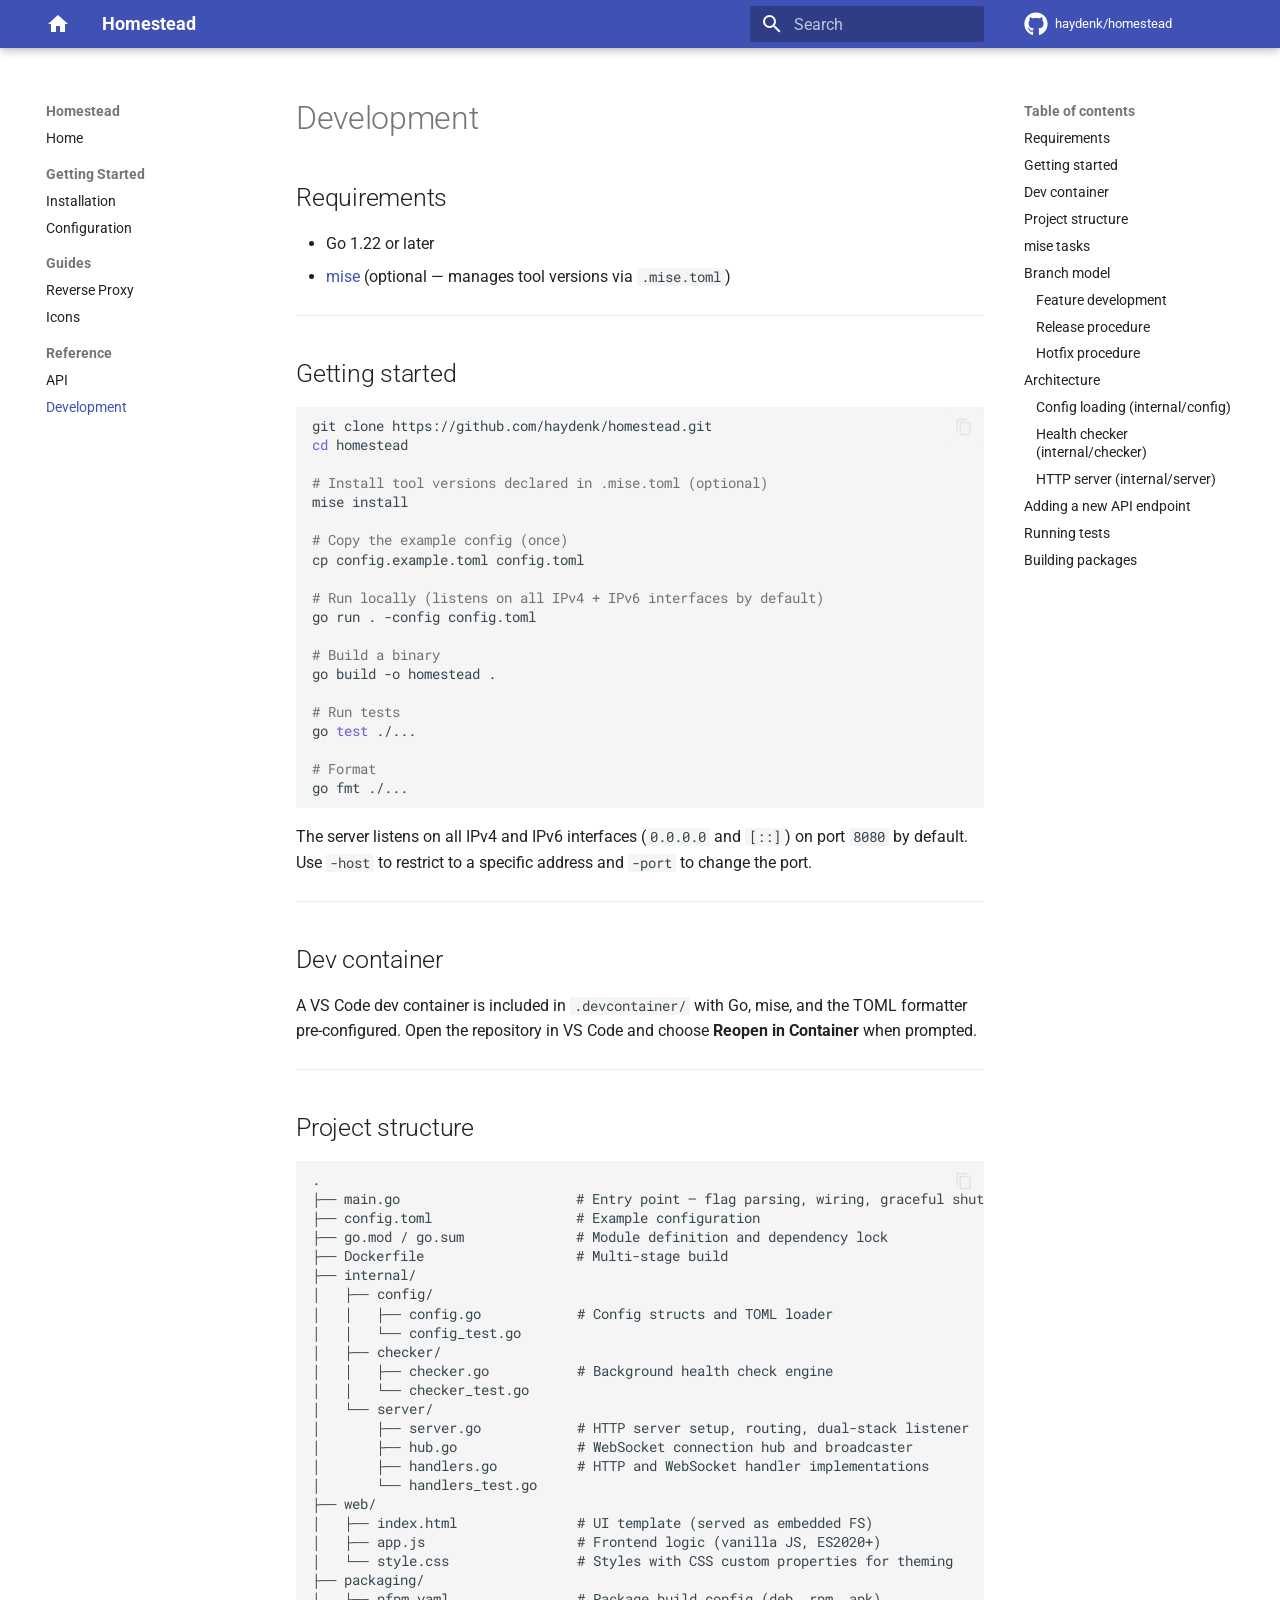
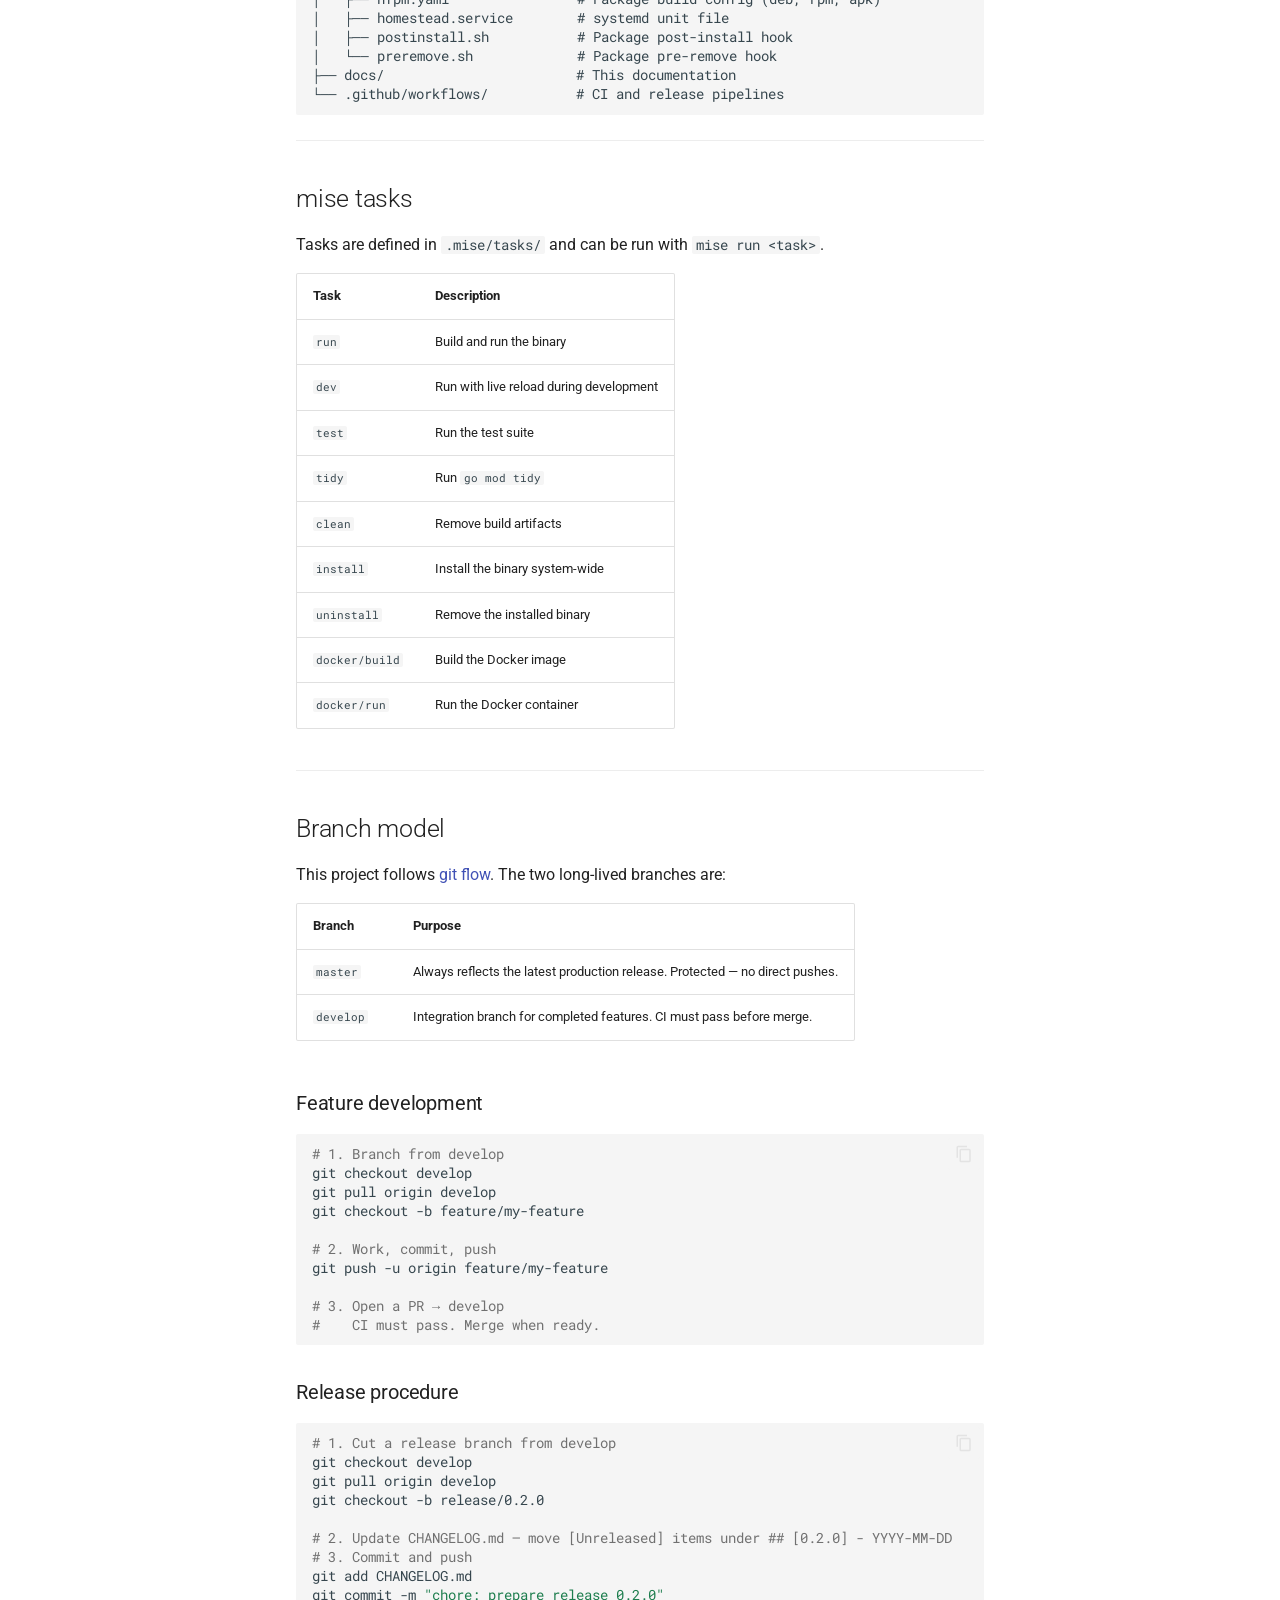
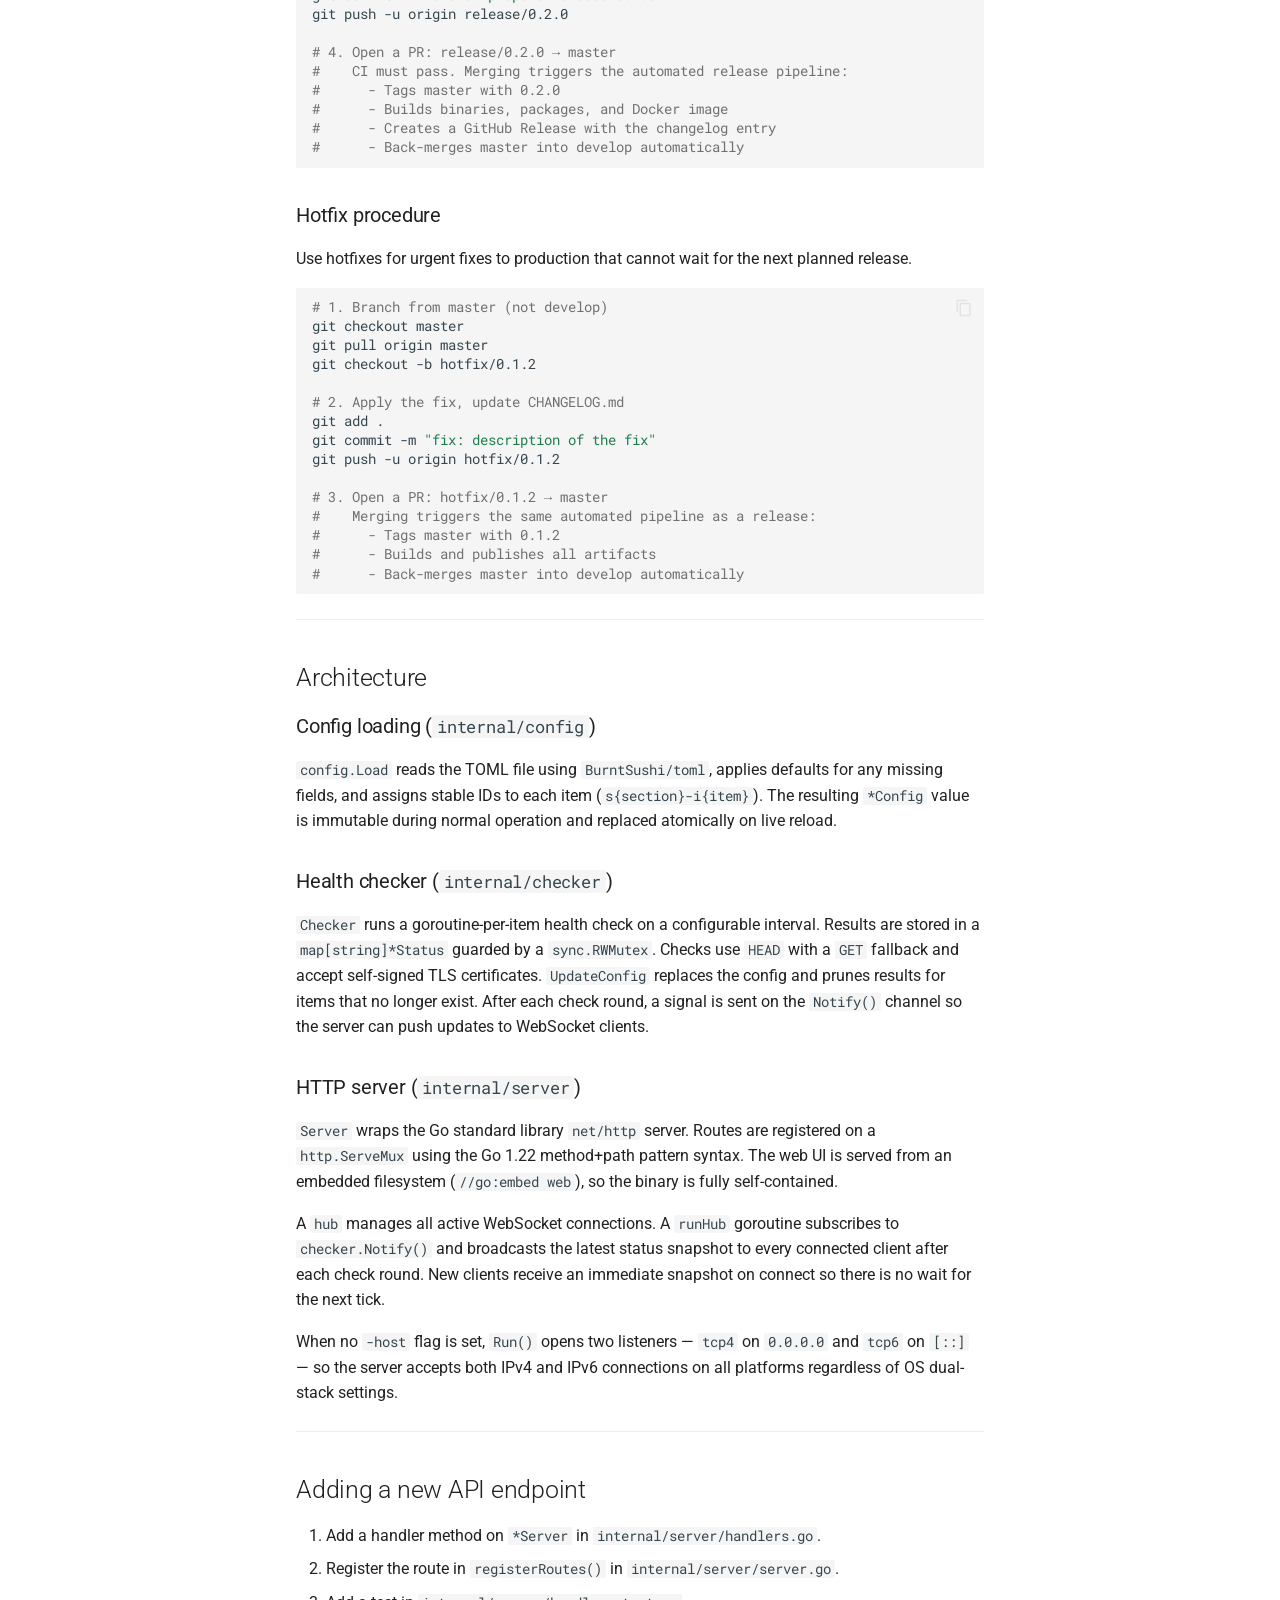
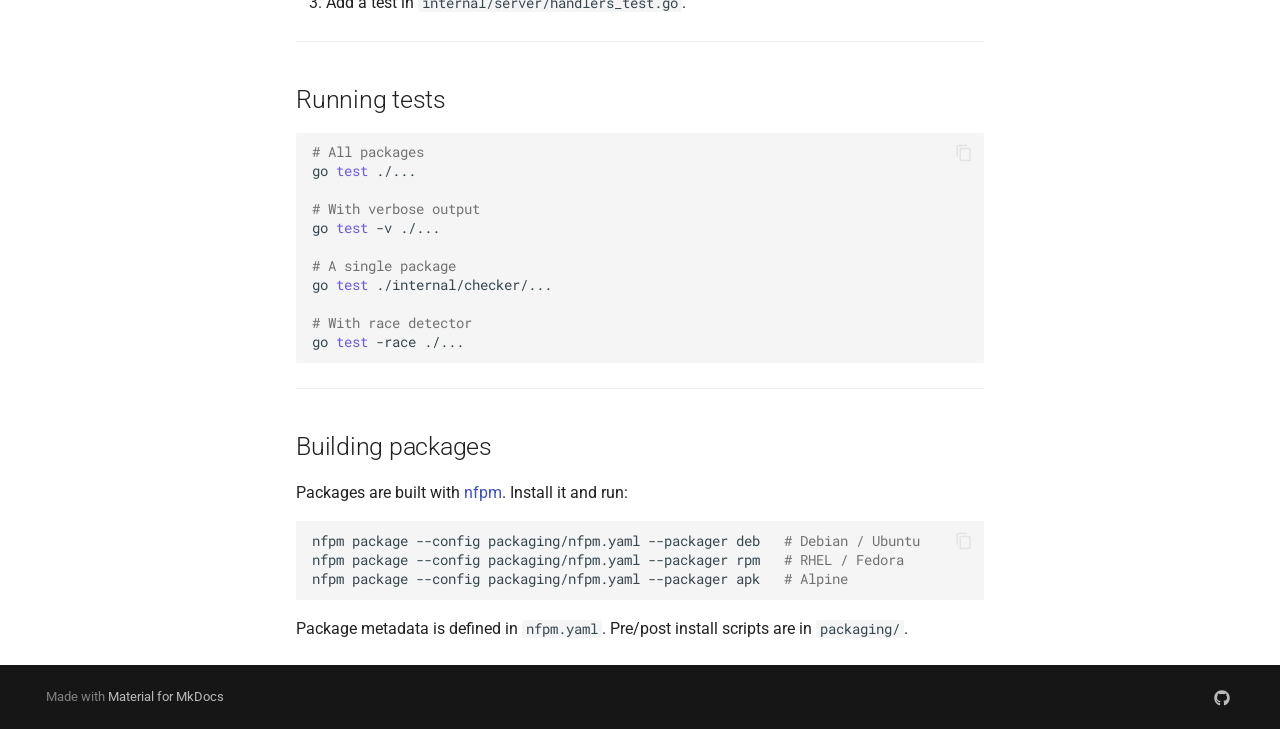
<file: development/index.html>
<!doctype html>
<html lang="en" class="no-js">
  <head>
    
      <meta charset="utf-8">
      <meta name="viewport" content="width=device-width,initial-scale=1">
      
        <meta name="description" content="A lightweight, self-hosted personal dashboard for monitoring and accessing your home lab services.">
      
      
        <meta name="author" content="haydenk">
      
      
        <link rel="canonical" href="https://haydenk.github.io/homestead/development/">
      
      
        <link rel="prev" href="../api/">
      
      
      
        
      
      
      <link rel="icon" href="../assets/images/favicon.png">
      <meta name="generator" content="mkdocs-1.6.1, mkdocs-material-9.7.6">
    
    
      
        <title>Development - Homestead</title>
      
    
    
      <link rel="stylesheet" href="../assets/stylesheets/main.484c7ddc.min.css">
      
        
        <link rel="stylesheet" href="../assets/stylesheets/palette.ab4e12ef.min.css">
      
      


    
    
      
    
    
      
        
        
        <link rel="preconnect" href="https://fonts.gstatic.com" crossorigin>
        <link rel="stylesheet" href="https://fonts.googleapis.com/css?family=Roboto:300,300i,400,400i,700,700i%7CRoboto+Mono:400,400i,700,700i&display=fallback">
        <style>:root{--md-text-font:"Roboto";--md-code-font:"Roboto Mono"}</style>
      
    
    
      <link rel="stylesheet" href="../stylesheets/extra.css">
    
    <script>__md_scope=new URL("..",location),__md_hash=e=>[...e].reduce(((e,_)=>(e<<5)-e+_.charCodeAt(0)),0),__md_get=(e,_=localStorage,t=__md_scope)=>JSON.parse(_.getItem(t.pathname+"."+e)),__md_set=(e,_,t=localStorage,a=__md_scope)=>{try{t.setItem(a.pathname+"."+e,JSON.stringify(_))}catch(e){}}</script>
    
      

    
    
  </head>
  
  
    
    
      
    
    
    
    
    <body dir="ltr" data-md-color-scheme="slate" data-md-color-primary="indigo" data-md-color-accent="cyan">
  
    
    <input class="md-toggle" data-md-toggle="drawer" type="checkbox" id="__drawer" autocomplete="off">
    <input class="md-toggle" data-md-toggle="search" type="checkbox" id="__search" autocomplete="off">
    <label class="md-overlay" for="__drawer"></label>
    <div data-md-component="skip">
      
        
        <a href="#development" class="md-skip">
          Skip to content
        </a>
      
    </div>
    <div data-md-component="announce">
      
    </div>
    
    
      

  

<header class="md-header md-header--shadow" data-md-component="header">
  <nav class="md-header__inner md-grid" aria-label="Header">
    <a href=".." title="Homestead" class="md-header__button md-logo" aria-label="Homestead" data-md-component="logo">
      
  
  <svg xmlns="http://www.w3.org/2000/svg" viewBox="0 0 24 24"><path d="M10 20v-6h4v6h5v-8h3L12 3 2 12h3v8z"/></svg>

    </a>
    <label class="md-header__button md-icon" for="__drawer">
      
      <svg xmlns="http://www.w3.org/2000/svg" viewBox="0 0 24 24"><path d="M3 6h18v2H3zm0 5h18v2H3zm0 5h18v2H3z"/></svg>
    </label>
    <div class="md-header__title" data-md-component="header-title">
      <div class="md-header__ellipsis">
        <div class="md-header__topic">
          <span class="md-ellipsis">
            Homestead
          </span>
        </div>
        <div class="md-header__topic" data-md-component="header-topic">
          <span class="md-ellipsis">
            
              Development
            
          </span>
        </div>
      </div>
    </div>
    
      
        <form class="md-header__option" data-md-component="palette">
  
    
    
    
    <input class="md-option" data-md-color-media="(prefers-color-scheme: dark)" data-md-color-scheme="slate" data-md-color-primary="indigo" data-md-color-accent="cyan"  aria-hidden="true"  type="radio" name="__palette" id="__palette_0">
    
  
    
    
    
    <input class="md-option" data-md-color-media="(prefers-color-scheme: light)" data-md-color-scheme="default" data-md-color-primary="indigo" data-md-color-accent="cyan"  aria-hidden="true"  type="radio" name="__palette" id="__palette_1">
    
  
</form>
      
    
    
      <script>var palette=__md_get("__palette");if(palette&&palette.color){if("(prefers-color-scheme)"===palette.color.media){var media=matchMedia("(prefers-color-scheme: light)"),input=document.querySelector(media.matches?"[data-md-color-media='(prefers-color-scheme: light)']":"[data-md-color-media='(prefers-color-scheme: dark)']");palette.color.media=input.getAttribute("data-md-color-media"),palette.color.scheme=input.getAttribute("data-md-color-scheme"),palette.color.primary=input.getAttribute("data-md-color-primary"),palette.color.accent=input.getAttribute("data-md-color-accent")}for(var[key,value]of Object.entries(palette.color))document.body.setAttribute("data-md-color-"+key,value)}</script>
    
    
    
      
      
        <label class="md-header__button md-icon" for="__search">
          
          <svg xmlns="http://www.w3.org/2000/svg" viewBox="0 0 24 24"><path d="M9.5 3A6.5 6.5 0 0 1 16 9.5c0 1.61-.59 3.09-1.56 4.23l.27.27h.79l5 5-1.5 1.5-5-5v-.79l-.27-.27A6.52 6.52 0 0 1 9.5 16 6.5 6.5 0 0 1 3 9.5 6.5 6.5 0 0 1 9.5 3m0 2C7 5 5 7 5 9.5S7 14 9.5 14 14 12 14 9.5 12 5 9.5 5"/></svg>
        </label>
        <div class="md-search" data-md-component="search" role="dialog">
  <label class="md-search__overlay" for="__search"></label>
  <div class="md-search__inner" role="search">
    <form class="md-search__form" name="search">
      <input type="text" class="md-search__input" name="query" aria-label="Search" placeholder="Search" autocapitalize="off" autocorrect="off" autocomplete="off" spellcheck="false" data-md-component="search-query" required>
      <label class="md-search__icon md-icon" for="__search">
        
        <svg xmlns="http://www.w3.org/2000/svg" viewBox="0 0 24 24"><path d="M9.5 3A6.5 6.5 0 0 1 16 9.5c0 1.61-.59 3.09-1.56 4.23l.27.27h.79l5 5-1.5 1.5-5-5v-.79l-.27-.27A6.52 6.52 0 0 1 9.5 16 6.5 6.5 0 0 1 3 9.5 6.5 6.5 0 0 1 9.5 3m0 2C7 5 5 7 5 9.5S7 14 9.5 14 14 12 14 9.5 12 5 9.5 5"/></svg>
        
        <svg xmlns="http://www.w3.org/2000/svg" viewBox="0 0 24 24"><path d="M20 11v2H8l5.5 5.5-1.42 1.42L4.16 12l7.92-7.92L13.5 5.5 8 11z"/></svg>
      </label>
      <nav class="md-search__options" aria-label="Search">
        
        <button type="reset" class="md-search__icon md-icon" title="Clear" aria-label="Clear" tabindex="-1">
          
          <svg xmlns="http://www.w3.org/2000/svg" viewBox="0 0 24 24"><path d="M19 6.41 17.59 5 12 10.59 6.41 5 5 6.41 10.59 12 5 17.59 6.41 19 12 13.41 17.59 19 19 17.59 13.41 12z"/></svg>
        </button>
      </nav>
      
        <div class="md-search__suggest" data-md-component="search-suggest"></div>
      
    </form>
    <div class="md-search__output">
      <div class="md-search__scrollwrap" tabindex="0" data-md-scrollfix>
        <div class="md-search-result" data-md-component="search-result">
          <div class="md-search-result__meta">
            Initializing search
          </div>
          <ol class="md-search-result__list" role="presentation"></ol>
        </div>
      </div>
    </div>
  </div>
</div>
      
    
    
      <div class="md-header__source">
        <a href="https://github.com/haydenk/homestead" title="Go to repository" class="md-source" data-md-component="source">
  <div class="md-source__icon md-icon">
    
    <svg xmlns="http://www.w3.org/2000/svg" viewBox="0 0 512 512"><!--! Font Awesome Free 7.1.0 by @fontawesome - https://fontawesome.com License - https://fontawesome.com/license/free (Icons: CC BY 4.0, Fonts: SIL OFL 1.1, Code: MIT License) Copyright 2025 Fonticons, Inc.--><path d="M173.9 397.4c0 2-2.3 3.6-5.2 3.6-3.3.3-5.6-1.3-5.6-3.6 0-2 2.3-3.6 5.2-3.6 3-.3 5.6 1.3 5.6 3.6m-31.1-4.5c-.7 2 1.3 4.3 4.3 4.9 2.6 1 5.6 0 6.2-2s-1.3-4.3-4.3-5.2c-2.6-.7-5.5.3-6.2 2.3m44.2-1.7c-2.9.7-4.9 2.6-4.6 4.9.3 2 2.9 3.3 5.9 2.6 2.9-.7 4.9-2.6 4.6-4.6-.3-1.9-3-3.2-5.9-2.9M252.8 8C114.1 8 8 113.3 8 252c0 110.9 69.8 205.8 169.5 239.2 12.8 2.3 17.3-5.6 17.3-12.1 0-6.2-.3-40.4-.3-61.4 0 0-70 15-84.7-29.8 0 0-11.4-29.1-27.8-36.6 0 0-22.9-15.7 1.6-15.4 0 0 24.9 2 38.6 25.8 21.9 38.6 58.6 27.5 72.9 20.9 2.3-16 8.8-27.1 16-33.7-55.9-6.2-112.3-14.3-112.3-110.5 0-27.5 7.6-41.3 23.6-58.9-2.6-6.5-11.1-33.3 2.6-67.9 20.9-6.5 69 27 69 27 20-5.6 41.5-8.5 62.8-8.5s42.8 2.9 62.8 8.5c0 0 48.1-33.6 69-27 13.7 34.7 5.2 61.4 2.6 67.9 16 17.7 25.8 31.5 25.8 58.9 0 96.5-58.9 104.2-114.8 110.5 9.2 7.9 17 22.9 17 46.4 0 33.7-.3 75.4-.3 83.6 0 6.5 4.6 14.4 17.3 12.1C436.2 457.8 504 362.9 504 252 504 113.3 391.5 8 252.8 8M105.2 352.9c-1.3 1-1 3.3.7 5.2 1.6 1.6 3.9 2.3 5.2 1 1.3-1 1-3.3-.7-5.2-1.6-1.6-3.9-2.3-5.2-1m-10.8-8.1c-.7 1.3.3 2.9 2.3 3.9 1.6 1 3.6.7 4.3-.7.7-1.3-.3-2.9-2.3-3.9-2-.6-3.6-.3-4.3.7m32.4 35.6c-1.6 1.3-1 4.3 1.3 6.2 2.3 2.3 5.2 2.6 6.5 1 1.3-1.3.7-4.3-1.3-6.2-2.2-2.3-5.2-2.6-6.5-1m-11.4-14.7c-1.6 1-1.6 3.6 0 5.9s4.3 3.3 5.6 2.3c1.6-1.3 1.6-3.9 0-6.2-1.4-2.3-4-3.3-5.6-2"/></svg>
  </div>
  <div class="md-source__repository">
    haydenk/homestead
  </div>
</a>
      </div>
    
  </nav>
  
</header>
    
    <div class="md-container" data-md-component="container">
      
      
        
          
        
      
      <main class="md-main" data-md-component="main">
        <div class="md-main__inner md-grid">
          
            
              
              <div class="md-sidebar md-sidebar--primary" data-md-component="sidebar" data-md-type="navigation" >
                <div class="md-sidebar__scrollwrap">
                  <div class="md-sidebar__inner">
                    



<nav class="md-nav md-nav--primary" aria-label="Navigation" data-md-level="0">
  <label class="md-nav__title" for="__drawer">
    <a href=".." title="Homestead" class="md-nav__button md-logo" aria-label="Homestead" data-md-component="logo">
      
  
  <svg xmlns="http://www.w3.org/2000/svg" viewBox="0 0 24 24"><path d="M10 20v-6h4v6h5v-8h3L12 3 2 12h3v8z"/></svg>

    </a>
    Homestead
  </label>
  
    <div class="md-nav__source">
      <a href="https://github.com/haydenk/homestead" title="Go to repository" class="md-source" data-md-component="source">
  <div class="md-source__icon md-icon">
    
    <svg xmlns="http://www.w3.org/2000/svg" viewBox="0 0 512 512"><!--! Font Awesome Free 7.1.0 by @fontawesome - https://fontawesome.com License - https://fontawesome.com/license/free (Icons: CC BY 4.0, Fonts: SIL OFL 1.1, Code: MIT License) Copyright 2025 Fonticons, Inc.--><path d="M173.9 397.4c0 2-2.3 3.6-5.2 3.6-3.3.3-5.6-1.3-5.6-3.6 0-2 2.3-3.6 5.2-3.6 3-.3 5.6 1.3 5.6 3.6m-31.1-4.5c-.7 2 1.3 4.3 4.3 4.9 2.6 1 5.6 0 6.2-2s-1.3-4.3-4.3-5.2c-2.6-.7-5.5.3-6.2 2.3m44.2-1.7c-2.9.7-4.9 2.6-4.6 4.9.3 2 2.9 3.3 5.9 2.6 2.9-.7 4.9-2.6 4.6-4.6-.3-1.9-3-3.2-5.9-2.9M252.8 8C114.1 8 8 113.3 8 252c0 110.9 69.8 205.8 169.5 239.2 12.8 2.3 17.3-5.6 17.3-12.1 0-6.2-.3-40.4-.3-61.4 0 0-70 15-84.7-29.8 0 0-11.4-29.1-27.8-36.6 0 0-22.9-15.7 1.6-15.4 0 0 24.9 2 38.6 25.8 21.9 38.6 58.6 27.5 72.9 20.9 2.3-16 8.8-27.1 16-33.7-55.9-6.2-112.3-14.3-112.3-110.5 0-27.5 7.6-41.3 23.6-58.9-2.6-6.5-11.1-33.3 2.6-67.9 20.9-6.5 69 27 69 27 20-5.6 41.5-8.5 62.8-8.5s42.8 2.9 62.8 8.5c0 0 48.1-33.6 69-27 13.7 34.7 5.2 61.4 2.6 67.9 16 17.7 25.8 31.5 25.8 58.9 0 96.5-58.9 104.2-114.8 110.5 9.2 7.9 17 22.9 17 46.4 0 33.7-.3 75.4-.3 83.6 0 6.5 4.6 14.4 17.3 12.1C436.2 457.8 504 362.9 504 252 504 113.3 391.5 8 252.8 8M105.2 352.9c-1.3 1-1 3.3.7 5.2 1.6 1.6 3.9 2.3 5.2 1 1.3-1 1-3.3-.7-5.2-1.6-1.6-3.9-2.3-5.2-1m-10.8-8.1c-.7 1.3.3 2.9 2.3 3.9 1.6 1 3.6.7 4.3-.7.7-1.3-.3-2.9-2.3-3.9-2-.6-3.6-.3-4.3.7m32.4 35.6c-1.6 1.3-1 4.3 1.3 6.2 2.3 2.3 5.2 2.6 6.5 1 1.3-1.3.7-4.3-1.3-6.2-2.2-2.3-5.2-2.6-6.5-1m-11.4-14.7c-1.6 1-1.6 3.6 0 5.9s4.3 3.3 5.6 2.3c1.6-1.3 1.6-3.9 0-6.2-1.4-2.3-4-3.3-5.6-2"/></svg>
  </div>
  <div class="md-source__repository">
    haydenk/homestead
  </div>
</a>
    </div>
  
  <ul class="md-nav__list" data-md-scrollfix>
    
      
      
  
  
  
  
    <li class="md-nav__item">
      <a href=".." class="md-nav__link">
        
  
  
  <span class="md-ellipsis">
    
  
    Home
  

    
  </span>
  
  

      </a>
    </li>
  

    
      
      
  
  
  
  
    
    
    
    
      
        
        
      
    
    
    <li class="md-nav__item md-nav__item--section md-nav__item--nested">
      
        
        
        <input class="md-nav__toggle md-toggle " type="checkbox" id="__nav_2" >
        
          
          <label class="md-nav__link" for="__nav_2" id="__nav_2_label" tabindex="">
            
  
  
  <span class="md-ellipsis">
    
  
    Getting Started
  

    
  </span>
  
  

            <span class="md-nav__icon md-icon"></span>
          </label>
        
        <nav class="md-nav" data-md-level="1" aria-labelledby="__nav_2_label" aria-expanded="false">
          <label class="md-nav__title" for="__nav_2">
            <span class="md-nav__icon md-icon"></span>
            
  
    Getting Started
  

          </label>
          <ul class="md-nav__list" data-md-scrollfix>
            
              
                
  
  
  
  
    <li class="md-nav__item">
      <a href="../installation/" class="md-nav__link">
        
  
  
  <span class="md-ellipsis">
    
  
    Installation
  

    
  </span>
  
  

      </a>
    </li>
  

              
            
              
                
  
  
  
  
    <li class="md-nav__item">
      <a href="../configuration/" class="md-nav__link">
        
  
  
  <span class="md-ellipsis">
    
  
    Configuration
  

    
  </span>
  
  

      </a>
    </li>
  

              
            
          </ul>
        </nav>
      
    </li>
  

    
      
      
  
  
  
  
    
    
    
    
      
        
        
      
    
    
    <li class="md-nav__item md-nav__item--section md-nav__item--nested">
      
        
        
        <input class="md-nav__toggle md-toggle " type="checkbox" id="__nav_3" >
        
          
          <label class="md-nav__link" for="__nav_3" id="__nav_3_label" tabindex="">
            
  
  
  <span class="md-ellipsis">
    
  
    Guides
  

    
  </span>
  
  

            <span class="md-nav__icon md-icon"></span>
          </label>
        
        <nav class="md-nav" data-md-level="1" aria-labelledby="__nav_3_label" aria-expanded="false">
          <label class="md-nav__title" for="__nav_3">
            <span class="md-nav__icon md-icon"></span>
            
  
    Guides
  

          </label>
          <ul class="md-nav__list" data-md-scrollfix>
            
              
                
  
  
  
  
    <li class="md-nav__item">
      <a href="../reverse-proxy/" class="md-nav__link">
        
  
  
  <span class="md-ellipsis">
    
  
    Reverse Proxy
  

    
  </span>
  
  

      </a>
    </li>
  

              
            
              
                
  
  
  
  
    <li class="md-nav__item">
      <a href="../icons/" class="md-nav__link">
        
  
  
  <span class="md-ellipsis">
    
  
    Icons
  

    
  </span>
  
  

      </a>
    </li>
  

              
            
          </ul>
        </nav>
      
    </li>
  

    
      
      
  
  
    
  
  
  
    
    
    
    
      
        
        
      
    
    
    <li class="md-nav__item md-nav__item--active md-nav__item--section md-nav__item--nested">
      
        
        
        <input class="md-nav__toggle md-toggle " type="checkbox" id="__nav_4" checked>
        
          
          <label class="md-nav__link" for="__nav_4" id="__nav_4_label" tabindex="">
            
  
  
  <span class="md-ellipsis">
    
  
    Reference
  

    
  </span>
  
  

            <span class="md-nav__icon md-icon"></span>
          </label>
        
        <nav class="md-nav" data-md-level="1" aria-labelledby="__nav_4_label" aria-expanded="true">
          <label class="md-nav__title" for="__nav_4">
            <span class="md-nav__icon md-icon"></span>
            
  
    Reference
  

          </label>
          <ul class="md-nav__list" data-md-scrollfix>
            
              
                
  
  
  
  
    <li class="md-nav__item">
      <a href="../api/" class="md-nav__link">
        
  
  
  <span class="md-ellipsis">
    
  
    API
  

    
  </span>
  
  

      </a>
    </li>
  

              
            
              
                
  
  
    
  
  
  
    <li class="md-nav__item md-nav__item--active">
      
      <input class="md-nav__toggle md-toggle" type="checkbox" id="__toc">
      
      
        
      
      
        <label class="md-nav__link md-nav__link--active" for="__toc">
          
  
  
  <span class="md-ellipsis">
    
  
    Development
  

    
  </span>
  
  

          <span class="md-nav__icon md-icon"></span>
        </label>
      
      <a href="./" class="md-nav__link md-nav__link--active">
        
  
  
  <span class="md-ellipsis">
    
  
    Development
  

    
  </span>
  
  

      </a>
      
        

<nav class="md-nav md-nav--secondary" aria-label="Table of contents">
  
  
  
    
  
  
    <label class="md-nav__title" for="__toc">
      <span class="md-nav__icon md-icon"></span>
      Table of contents
    </label>
    <ul class="md-nav__list" data-md-component="toc" data-md-scrollfix>
      
        <li class="md-nav__item">
  <a href="#requirements" class="md-nav__link">
    <span class="md-ellipsis">
      
        Requirements
      
    </span>
  </a>
  
</li>
      
        <li class="md-nav__item">
  <a href="#getting-started" class="md-nav__link">
    <span class="md-ellipsis">
      
        Getting started
      
    </span>
  </a>
  
</li>
      
        <li class="md-nav__item">
  <a href="#dev-container" class="md-nav__link">
    <span class="md-ellipsis">
      
        Dev container
      
    </span>
  </a>
  
</li>
      
        <li class="md-nav__item">
  <a href="#project-structure" class="md-nav__link">
    <span class="md-ellipsis">
      
        Project structure
      
    </span>
  </a>
  
</li>
      
        <li class="md-nav__item">
  <a href="#mise-tasks" class="md-nav__link">
    <span class="md-ellipsis">
      
        mise tasks
      
    </span>
  </a>
  
</li>
      
        <li class="md-nav__item">
  <a href="#branch-model" class="md-nav__link">
    <span class="md-ellipsis">
      
        Branch model
      
    </span>
  </a>
  
    <nav class="md-nav" aria-label="Branch model">
      <ul class="md-nav__list">
        
          <li class="md-nav__item">
  <a href="#feature-development" class="md-nav__link">
    <span class="md-ellipsis">
      
        Feature development
      
    </span>
  </a>
  
</li>
        
          <li class="md-nav__item">
  <a href="#release-procedure" class="md-nav__link">
    <span class="md-ellipsis">
      
        Release procedure
      
    </span>
  </a>
  
</li>
        
          <li class="md-nav__item">
  <a href="#hotfix-procedure" class="md-nav__link">
    <span class="md-ellipsis">
      
        Hotfix procedure
      
    </span>
  </a>
  
</li>
        
      </ul>
    </nav>
  
</li>
      
        <li class="md-nav__item">
  <a href="#architecture" class="md-nav__link">
    <span class="md-ellipsis">
      
        Architecture
      
    </span>
  </a>
  
    <nav class="md-nav" aria-label="Architecture">
      <ul class="md-nav__list">
        
          <li class="md-nav__item">
  <a href="#config-loading-internalconfig" class="md-nav__link">
    <span class="md-ellipsis">
      
        Config loading (internal/config)
      
    </span>
  </a>
  
</li>
        
          <li class="md-nav__item">
  <a href="#health-checker-internalchecker" class="md-nav__link">
    <span class="md-ellipsis">
      
        Health checker (internal/checker)
      
    </span>
  </a>
  
</li>
        
          <li class="md-nav__item">
  <a href="#http-server-internalserver" class="md-nav__link">
    <span class="md-ellipsis">
      
        HTTP server (internal/server)
      
    </span>
  </a>
  
</li>
        
      </ul>
    </nav>
  
</li>
      
        <li class="md-nav__item">
  <a href="#adding-a-new-api-endpoint" class="md-nav__link">
    <span class="md-ellipsis">
      
        Adding a new API endpoint
      
    </span>
  </a>
  
</li>
      
        <li class="md-nav__item">
  <a href="#running-tests" class="md-nav__link">
    <span class="md-ellipsis">
      
        Running tests
      
    </span>
  </a>
  
</li>
      
        <li class="md-nav__item">
  <a href="#building-packages" class="md-nav__link">
    <span class="md-ellipsis">
      
        Building packages
      
    </span>
  </a>
  
</li>
      
    </ul>
  
</nav>
      
    </li>
  

              
            
          </ul>
        </nav>
      
    </li>
  

    
  </ul>
</nav>
                  </div>
                </div>
              </div>
            
            
              
              <div class="md-sidebar md-sidebar--secondary" data-md-component="sidebar" data-md-type="toc" >
                <div class="md-sidebar__scrollwrap">
                  <div class="md-sidebar__inner">
                    

<nav class="md-nav md-nav--secondary" aria-label="Table of contents">
  
  
  
    
  
  
    <label class="md-nav__title" for="__toc">
      <span class="md-nav__icon md-icon"></span>
      Table of contents
    </label>
    <ul class="md-nav__list" data-md-component="toc" data-md-scrollfix>
      
        <li class="md-nav__item">
  <a href="#requirements" class="md-nav__link">
    <span class="md-ellipsis">
      
        Requirements
      
    </span>
  </a>
  
</li>
      
        <li class="md-nav__item">
  <a href="#getting-started" class="md-nav__link">
    <span class="md-ellipsis">
      
        Getting started
      
    </span>
  </a>
  
</li>
      
        <li class="md-nav__item">
  <a href="#dev-container" class="md-nav__link">
    <span class="md-ellipsis">
      
        Dev container
      
    </span>
  </a>
  
</li>
      
        <li class="md-nav__item">
  <a href="#project-structure" class="md-nav__link">
    <span class="md-ellipsis">
      
        Project structure
      
    </span>
  </a>
  
</li>
      
        <li class="md-nav__item">
  <a href="#mise-tasks" class="md-nav__link">
    <span class="md-ellipsis">
      
        mise tasks
      
    </span>
  </a>
  
</li>
      
        <li class="md-nav__item">
  <a href="#branch-model" class="md-nav__link">
    <span class="md-ellipsis">
      
        Branch model
      
    </span>
  </a>
  
    <nav class="md-nav" aria-label="Branch model">
      <ul class="md-nav__list">
        
          <li class="md-nav__item">
  <a href="#feature-development" class="md-nav__link">
    <span class="md-ellipsis">
      
        Feature development
      
    </span>
  </a>
  
</li>
        
          <li class="md-nav__item">
  <a href="#release-procedure" class="md-nav__link">
    <span class="md-ellipsis">
      
        Release procedure
      
    </span>
  </a>
  
</li>
        
          <li class="md-nav__item">
  <a href="#hotfix-procedure" class="md-nav__link">
    <span class="md-ellipsis">
      
        Hotfix procedure
      
    </span>
  </a>
  
</li>
        
      </ul>
    </nav>
  
</li>
      
        <li class="md-nav__item">
  <a href="#architecture" class="md-nav__link">
    <span class="md-ellipsis">
      
        Architecture
      
    </span>
  </a>
  
    <nav class="md-nav" aria-label="Architecture">
      <ul class="md-nav__list">
        
          <li class="md-nav__item">
  <a href="#config-loading-internalconfig" class="md-nav__link">
    <span class="md-ellipsis">
      
        Config loading (internal/config)
      
    </span>
  </a>
  
</li>
        
          <li class="md-nav__item">
  <a href="#health-checker-internalchecker" class="md-nav__link">
    <span class="md-ellipsis">
      
        Health checker (internal/checker)
      
    </span>
  </a>
  
</li>
        
          <li class="md-nav__item">
  <a href="#http-server-internalserver" class="md-nav__link">
    <span class="md-ellipsis">
      
        HTTP server (internal/server)
      
    </span>
  </a>
  
</li>
        
      </ul>
    </nav>
  
</li>
      
        <li class="md-nav__item">
  <a href="#adding-a-new-api-endpoint" class="md-nav__link">
    <span class="md-ellipsis">
      
        Adding a new API endpoint
      
    </span>
  </a>
  
</li>
      
        <li class="md-nav__item">
  <a href="#running-tests" class="md-nav__link">
    <span class="md-ellipsis">
      
        Running tests
      
    </span>
  </a>
  
</li>
      
        <li class="md-nav__item">
  <a href="#building-packages" class="md-nav__link">
    <span class="md-ellipsis">
      
        Building packages
      
    </span>
  </a>
  
</li>
      
    </ul>
  
</nav>
                  </div>
                </div>
              </div>
            
          
          
            <div class="md-content" data-md-component="content">
              
              <article class="md-content__inner md-typeset">
                
                  


  
  


<h1 id="development">Development<a class="headerlink" href="#development" title="Permanent link">&para;</a></h1>
<h2 id="requirements">Requirements<a class="headerlink" href="#requirements" title="Permanent link">&para;</a></h2>
<ul>
<li>Go 1.22 or later</li>
<li><a href="https://mise.jdx.dev/">mise</a> (optional — manages tool versions via <code>.mise.toml</code>)</li>
</ul>
<hr />
<h2 id="getting-started">Getting started<a class="headerlink" href="#getting-started" title="Permanent link">&para;</a></h2>
<div class="highlight"><pre><span></span><code><a id="__codelineno-0-1" name="__codelineno-0-1" href="#__codelineno-0-1"></a>git<span class="w"> </span>clone<span class="w"> </span>https://github.com/haydenk/homestead.git
<a id="__codelineno-0-2" name="__codelineno-0-2" href="#__codelineno-0-2"></a><span class="nb">cd</span><span class="w"> </span>homestead
<a id="__codelineno-0-3" name="__codelineno-0-3" href="#__codelineno-0-3"></a>
<a id="__codelineno-0-4" name="__codelineno-0-4" href="#__codelineno-0-4"></a><span class="c1"># Install tool versions declared in .mise.toml (optional)</span>
<a id="__codelineno-0-5" name="__codelineno-0-5" href="#__codelineno-0-5"></a>mise<span class="w"> </span>install
<a id="__codelineno-0-6" name="__codelineno-0-6" href="#__codelineno-0-6"></a>
<a id="__codelineno-0-7" name="__codelineno-0-7" href="#__codelineno-0-7"></a><span class="c1"># Copy the example config (once)</span>
<a id="__codelineno-0-8" name="__codelineno-0-8" href="#__codelineno-0-8"></a>cp<span class="w"> </span>config.example.toml<span class="w"> </span>config.toml
<a id="__codelineno-0-9" name="__codelineno-0-9" href="#__codelineno-0-9"></a>
<a id="__codelineno-0-10" name="__codelineno-0-10" href="#__codelineno-0-10"></a><span class="c1"># Run locally (listens on all IPv4 + IPv6 interfaces by default)</span>
<a id="__codelineno-0-11" name="__codelineno-0-11" href="#__codelineno-0-11"></a>go<span class="w"> </span>run<span class="w"> </span>.<span class="w"> </span>-config<span class="w"> </span>config.toml
<a id="__codelineno-0-12" name="__codelineno-0-12" href="#__codelineno-0-12"></a>
<a id="__codelineno-0-13" name="__codelineno-0-13" href="#__codelineno-0-13"></a><span class="c1"># Build a binary</span>
<a id="__codelineno-0-14" name="__codelineno-0-14" href="#__codelineno-0-14"></a>go<span class="w"> </span>build<span class="w"> </span>-o<span class="w"> </span>homestead<span class="w"> </span>.
<a id="__codelineno-0-15" name="__codelineno-0-15" href="#__codelineno-0-15"></a>
<a id="__codelineno-0-16" name="__codelineno-0-16" href="#__codelineno-0-16"></a><span class="c1"># Run tests</span>
<a id="__codelineno-0-17" name="__codelineno-0-17" href="#__codelineno-0-17"></a>go<span class="w"> </span><span class="nb">test</span><span class="w"> </span>./...
<a id="__codelineno-0-18" name="__codelineno-0-18" href="#__codelineno-0-18"></a>
<a id="__codelineno-0-19" name="__codelineno-0-19" href="#__codelineno-0-19"></a><span class="c1"># Format</span>
<a id="__codelineno-0-20" name="__codelineno-0-20" href="#__codelineno-0-20"></a>go<span class="w"> </span>fmt<span class="w"> </span>./...
</code></pre></div>
<p>The server listens on all IPv4 and IPv6 interfaces (<code>0.0.0.0</code> and <code>[::]</code>) on port <code>8080</code> by default. Use <code>-host</code> to restrict to a specific address and <code>-port</code> to change the port.</p>
<hr />
<h2 id="dev-container">Dev container<a class="headerlink" href="#dev-container" title="Permanent link">&para;</a></h2>
<p>A VS Code dev container is included in <code>.devcontainer/</code> with Go, mise, and the TOML formatter pre-configured. Open the repository in VS Code and choose <strong>Reopen in Container</strong> when prompted.</p>
<hr />
<h2 id="project-structure">Project structure<a class="headerlink" href="#project-structure" title="Permanent link">&para;</a></h2>
<div class="highlight"><pre><span></span><code><a id="__codelineno-1-1" name="__codelineno-1-1" href="#__codelineno-1-1"></a>.
<a id="__codelineno-1-2" name="__codelineno-1-2" href="#__codelineno-1-2"></a>├── main.go                      # Entry point — flag parsing, wiring, graceful shutdown
<a id="__codelineno-1-3" name="__codelineno-1-3" href="#__codelineno-1-3"></a>├── config.toml                  # Example configuration
<a id="__codelineno-1-4" name="__codelineno-1-4" href="#__codelineno-1-4"></a>├── go.mod / go.sum              # Module definition and dependency lock
<a id="__codelineno-1-5" name="__codelineno-1-5" href="#__codelineno-1-5"></a>├── Dockerfile                   # Multi-stage build
<a id="__codelineno-1-6" name="__codelineno-1-6" href="#__codelineno-1-6"></a>├── internal/
<a id="__codelineno-1-7" name="__codelineno-1-7" href="#__codelineno-1-7"></a>│   ├── config/
<a id="__codelineno-1-8" name="__codelineno-1-8" href="#__codelineno-1-8"></a>│   │   ├── config.go            # Config structs and TOML loader
<a id="__codelineno-1-9" name="__codelineno-1-9" href="#__codelineno-1-9"></a>│   │   └── config_test.go
<a id="__codelineno-1-10" name="__codelineno-1-10" href="#__codelineno-1-10"></a>│   ├── checker/
<a id="__codelineno-1-11" name="__codelineno-1-11" href="#__codelineno-1-11"></a>│   │   ├── checker.go           # Background health check engine
<a id="__codelineno-1-12" name="__codelineno-1-12" href="#__codelineno-1-12"></a>│   │   └── checker_test.go
<a id="__codelineno-1-13" name="__codelineno-1-13" href="#__codelineno-1-13"></a>│   └── server/
<a id="__codelineno-1-14" name="__codelineno-1-14" href="#__codelineno-1-14"></a>│       ├── server.go            # HTTP server setup, routing, dual-stack listener
<a id="__codelineno-1-15" name="__codelineno-1-15" href="#__codelineno-1-15"></a>│       ├── hub.go               # WebSocket connection hub and broadcaster
<a id="__codelineno-1-16" name="__codelineno-1-16" href="#__codelineno-1-16"></a>│       ├── handlers.go          # HTTP and WebSocket handler implementations
<a id="__codelineno-1-17" name="__codelineno-1-17" href="#__codelineno-1-17"></a>│       └── handlers_test.go
<a id="__codelineno-1-18" name="__codelineno-1-18" href="#__codelineno-1-18"></a>├── web/
<a id="__codelineno-1-19" name="__codelineno-1-19" href="#__codelineno-1-19"></a>│   ├── index.html               # UI template (served as embedded FS)
<a id="__codelineno-1-20" name="__codelineno-1-20" href="#__codelineno-1-20"></a>│   ├── app.js                   # Frontend logic (vanilla JS, ES2020+)
<a id="__codelineno-1-21" name="__codelineno-1-21" href="#__codelineno-1-21"></a>│   └── style.css                # Styles with CSS custom properties for theming
<a id="__codelineno-1-22" name="__codelineno-1-22" href="#__codelineno-1-22"></a>├── packaging/
<a id="__codelineno-1-23" name="__codelineno-1-23" href="#__codelineno-1-23"></a>│   ├── nfpm.yaml                # Package build config (deb, rpm, apk)
<a id="__codelineno-1-24" name="__codelineno-1-24" href="#__codelineno-1-24"></a>│   ├── homestead.service        # systemd unit file
<a id="__codelineno-1-25" name="__codelineno-1-25" href="#__codelineno-1-25"></a>│   ├── postinstall.sh           # Package post-install hook
<a id="__codelineno-1-26" name="__codelineno-1-26" href="#__codelineno-1-26"></a>│   └── preremove.sh             # Package pre-remove hook
<a id="__codelineno-1-27" name="__codelineno-1-27" href="#__codelineno-1-27"></a>├── docs/                        # This documentation
<a id="__codelineno-1-28" name="__codelineno-1-28" href="#__codelineno-1-28"></a>└── .github/workflows/           # CI and release pipelines
</code></pre></div>
<hr />
<h2 id="mise-tasks">mise tasks<a class="headerlink" href="#mise-tasks" title="Permanent link">&para;</a></h2>
<p>Tasks are defined in <code>.mise/tasks/</code> and can be run with <code>mise run &lt;task&gt;</code>.</p>
<table>
<thead>
<tr>
<th>Task</th>
<th>Description</th>
</tr>
</thead>
<tbody>
<tr>
<td><code>run</code></td>
<td>Build and run the binary</td>
</tr>
<tr>
<td><code>dev</code></td>
<td>Run with live reload during development</td>
</tr>
<tr>
<td><code>test</code></td>
<td>Run the test suite</td>
</tr>
<tr>
<td><code>tidy</code></td>
<td>Run <code>go mod tidy</code></td>
</tr>
<tr>
<td><code>clean</code></td>
<td>Remove build artifacts</td>
</tr>
<tr>
<td><code>install</code></td>
<td>Install the binary system-wide</td>
</tr>
<tr>
<td><code>uninstall</code></td>
<td>Remove the installed binary</td>
</tr>
<tr>
<td><code>docker/build</code></td>
<td>Build the Docker image</td>
</tr>
<tr>
<td><code>docker/run</code></td>
<td>Run the Docker container</td>
</tr>
</tbody>
</table>
<hr />
<h2 id="branch-model">Branch model<a class="headerlink" href="#branch-model" title="Permanent link">&para;</a></h2>
<p>This project follows <a href="https://nvie.com/posts/a-successful-git-branching-model/">git flow</a>. The two long-lived branches are:</p>
<table>
<thead>
<tr>
<th>Branch</th>
<th>Purpose</th>
</tr>
</thead>
<tbody>
<tr>
<td><code>master</code></td>
<td>Always reflects the latest production release. Protected — no direct pushes.</td>
</tr>
<tr>
<td><code>develop</code></td>
<td>Integration branch for completed features. CI must pass before merge.</td>
</tr>
</tbody>
</table>
<h3 id="feature-development">Feature development<a class="headerlink" href="#feature-development" title="Permanent link">&para;</a></h3>
<div class="highlight"><pre><span></span><code><a id="__codelineno-2-1" name="__codelineno-2-1" href="#__codelineno-2-1"></a><span class="c1"># 1. Branch from develop</span>
<a id="__codelineno-2-2" name="__codelineno-2-2" href="#__codelineno-2-2"></a>git<span class="w"> </span>checkout<span class="w"> </span>develop
<a id="__codelineno-2-3" name="__codelineno-2-3" href="#__codelineno-2-3"></a>git<span class="w"> </span>pull<span class="w"> </span>origin<span class="w"> </span>develop
<a id="__codelineno-2-4" name="__codelineno-2-4" href="#__codelineno-2-4"></a>git<span class="w"> </span>checkout<span class="w"> </span>-b<span class="w"> </span>feature/my-feature
<a id="__codelineno-2-5" name="__codelineno-2-5" href="#__codelineno-2-5"></a>
<a id="__codelineno-2-6" name="__codelineno-2-6" href="#__codelineno-2-6"></a><span class="c1"># 2. Work, commit, push</span>
<a id="__codelineno-2-7" name="__codelineno-2-7" href="#__codelineno-2-7"></a>git<span class="w"> </span>push<span class="w"> </span>-u<span class="w"> </span>origin<span class="w"> </span>feature/my-feature
<a id="__codelineno-2-8" name="__codelineno-2-8" href="#__codelineno-2-8"></a>
<a id="__codelineno-2-9" name="__codelineno-2-9" href="#__codelineno-2-9"></a><span class="c1"># 3. Open a PR → develop</span>
<a id="__codelineno-2-10" name="__codelineno-2-10" href="#__codelineno-2-10"></a><span class="c1">#    CI must pass. Merge when ready.</span>
</code></pre></div>
<h3 id="release-procedure">Release procedure<a class="headerlink" href="#release-procedure" title="Permanent link">&para;</a></h3>
<div class="highlight"><pre><span></span><code><a id="__codelineno-3-1" name="__codelineno-3-1" href="#__codelineno-3-1"></a><span class="c1"># 1. Cut a release branch from develop</span>
<a id="__codelineno-3-2" name="__codelineno-3-2" href="#__codelineno-3-2"></a>git<span class="w"> </span>checkout<span class="w"> </span>develop
<a id="__codelineno-3-3" name="__codelineno-3-3" href="#__codelineno-3-3"></a>git<span class="w"> </span>pull<span class="w"> </span>origin<span class="w"> </span>develop
<a id="__codelineno-3-4" name="__codelineno-3-4" href="#__codelineno-3-4"></a>git<span class="w"> </span>checkout<span class="w"> </span>-b<span class="w"> </span>release/0.2.0
<a id="__codelineno-3-5" name="__codelineno-3-5" href="#__codelineno-3-5"></a>
<a id="__codelineno-3-6" name="__codelineno-3-6" href="#__codelineno-3-6"></a><span class="c1"># 2. Update CHANGELOG.md — move [Unreleased] items under ## [0.2.0] - YYYY-MM-DD</span>
<a id="__codelineno-3-7" name="__codelineno-3-7" href="#__codelineno-3-7"></a><span class="c1"># 3. Commit and push</span>
<a id="__codelineno-3-8" name="__codelineno-3-8" href="#__codelineno-3-8"></a>git<span class="w"> </span>add<span class="w"> </span>CHANGELOG.md
<a id="__codelineno-3-9" name="__codelineno-3-9" href="#__codelineno-3-9"></a>git<span class="w"> </span>commit<span class="w"> </span>-m<span class="w"> </span><span class="s2">&quot;chore: prepare release 0.2.0&quot;</span>
<a id="__codelineno-3-10" name="__codelineno-3-10" href="#__codelineno-3-10"></a>git<span class="w"> </span>push<span class="w"> </span>-u<span class="w"> </span>origin<span class="w"> </span>release/0.2.0
<a id="__codelineno-3-11" name="__codelineno-3-11" href="#__codelineno-3-11"></a>
<a id="__codelineno-3-12" name="__codelineno-3-12" href="#__codelineno-3-12"></a><span class="c1"># 4. Open a PR: release/0.2.0 → master</span>
<a id="__codelineno-3-13" name="__codelineno-3-13" href="#__codelineno-3-13"></a><span class="c1">#    CI must pass. Merging triggers the automated release pipeline:</span>
<a id="__codelineno-3-14" name="__codelineno-3-14" href="#__codelineno-3-14"></a><span class="c1">#      - Tags master with 0.2.0</span>
<a id="__codelineno-3-15" name="__codelineno-3-15" href="#__codelineno-3-15"></a><span class="c1">#      - Builds binaries, packages, and Docker image</span>
<a id="__codelineno-3-16" name="__codelineno-3-16" href="#__codelineno-3-16"></a><span class="c1">#      - Creates a GitHub Release with the changelog entry</span>
<a id="__codelineno-3-17" name="__codelineno-3-17" href="#__codelineno-3-17"></a><span class="c1">#      - Back-merges master into develop automatically</span>
</code></pre></div>
<h3 id="hotfix-procedure">Hotfix procedure<a class="headerlink" href="#hotfix-procedure" title="Permanent link">&para;</a></h3>
<p>Use hotfixes for urgent fixes to production that cannot wait for the next planned release.</p>
<div class="highlight"><pre><span></span><code><a id="__codelineno-4-1" name="__codelineno-4-1" href="#__codelineno-4-1"></a><span class="c1"># 1. Branch from master (not develop)</span>
<a id="__codelineno-4-2" name="__codelineno-4-2" href="#__codelineno-4-2"></a>git<span class="w"> </span>checkout<span class="w"> </span>master
<a id="__codelineno-4-3" name="__codelineno-4-3" href="#__codelineno-4-3"></a>git<span class="w"> </span>pull<span class="w"> </span>origin<span class="w"> </span>master
<a id="__codelineno-4-4" name="__codelineno-4-4" href="#__codelineno-4-4"></a>git<span class="w"> </span>checkout<span class="w"> </span>-b<span class="w"> </span>hotfix/0.1.2
<a id="__codelineno-4-5" name="__codelineno-4-5" href="#__codelineno-4-5"></a>
<a id="__codelineno-4-6" name="__codelineno-4-6" href="#__codelineno-4-6"></a><span class="c1"># 2. Apply the fix, update CHANGELOG.md</span>
<a id="__codelineno-4-7" name="__codelineno-4-7" href="#__codelineno-4-7"></a>git<span class="w"> </span>add<span class="w"> </span>.
<a id="__codelineno-4-8" name="__codelineno-4-8" href="#__codelineno-4-8"></a>git<span class="w"> </span>commit<span class="w"> </span>-m<span class="w"> </span><span class="s2">&quot;fix: description of the fix&quot;</span>
<a id="__codelineno-4-9" name="__codelineno-4-9" href="#__codelineno-4-9"></a>git<span class="w"> </span>push<span class="w"> </span>-u<span class="w"> </span>origin<span class="w"> </span>hotfix/0.1.2
<a id="__codelineno-4-10" name="__codelineno-4-10" href="#__codelineno-4-10"></a>
<a id="__codelineno-4-11" name="__codelineno-4-11" href="#__codelineno-4-11"></a><span class="c1"># 3. Open a PR: hotfix/0.1.2 → master</span>
<a id="__codelineno-4-12" name="__codelineno-4-12" href="#__codelineno-4-12"></a><span class="c1">#    Merging triggers the same automated pipeline as a release:</span>
<a id="__codelineno-4-13" name="__codelineno-4-13" href="#__codelineno-4-13"></a><span class="c1">#      - Tags master with 0.1.2</span>
<a id="__codelineno-4-14" name="__codelineno-4-14" href="#__codelineno-4-14"></a><span class="c1">#      - Builds and publishes all artifacts</span>
<a id="__codelineno-4-15" name="__codelineno-4-15" href="#__codelineno-4-15"></a><span class="c1">#      - Back-merges master into develop automatically</span>
</code></pre></div>
<hr />
<h2 id="architecture">Architecture<a class="headerlink" href="#architecture" title="Permanent link">&para;</a></h2>
<h3 id="config-loading-internalconfig">Config loading (<code>internal/config</code>)<a class="headerlink" href="#config-loading-internalconfig" title="Permanent link">&para;</a></h3>
<p><code>config.Load</code> reads the TOML file using <code>BurntSushi/toml</code>, applies defaults for any missing fields, and assigns stable IDs to each item (<code>s{section}-i{item}</code>). The resulting <code>*Config</code> value is immutable during normal operation and replaced atomically on live reload.</p>
<h3 id="health-checker-internalchecker">Health checker (<code>internal/checker</code>)<a class="headerlink" href="#health-checker-internalchecker" title="Permanent link">&para;</a></h3>
<p><code>Checker</code> runs a goroutine-per-item health check on a configurable interval. Results are stored in a <code>map[string]*Status</code> guarded by a <code>sync.RWMutex</code>. Checks use <code>HEAD</code> with a <code>GET</code> fallback and accept self-signed TLS certificates. <code>UpdateConfig</code> replaces the config and prunes results for items that no longer exist. After each check round, a signal is sent on the <code>Notify()</code> channel so the server can push updates to WebSocket clients.</p>
<h3 id="http-server-internalserver">HTTP server (<code>internal/server</code>)<a class="headerlink" href="#http-server-internalserver" title="Permanent link">&para;</a></h3>
<p><code>Server</code> wraps the Go standard library <code>net/http</code> server. Routes are registered on a <code>http.ServeMux</code> using the Go 1.22 method+path pattern syntax. The web UI is served from an embedded filesystem (<code>//go:embed web</code>), so the binary is fully self-contained.</p>
<p>A <code>hub</code> manages all active WebSocket connections. A <code>runHub</code> goroutine subscribes to <code>checker.Notify()</code> and broadcasts the latest status snapshot to every connected client after each check round. New clients receive an immediate snapshot on connect so there is no wait for the next tick.</p>
<p>When no <code>-host</code> flag is set, <code>Run()</code> opens two listeners — <code>tcp4</code> on <code>0.0.0.0</code> and <code>tcp6</code> on <code>[::]</code> — so the server accepts both IPv4 and IPv6 connections on all platforms regardless of OS dual-stack settings.</p>
<hr />
<h2 id="adding-a-new-api-endpoint">Adding a new API endpoint<a class="headerlink" href="#adding-a-new-api-endpoint" title="Permanent link">&para;</a></h2>
<ol>
<li>Add a handler method on <code>*Server</code> in <code>internal/server/handlers.go</code>.</li>
<li>Register the route in <code>registerRoutes()</code> in <code>internal/server/server.go</code>.</li>
<li>Add a test in <code>internal/server/handlers_test.go</code>.</li>
</ol>
<hr />
<h2 id="running-tests">Running tests<a class="headerlink" href="#running-tests" title="Permanent link">&para;</a></h2>
<div class="highlight"><pre><span></span><code><a id="__codelineno-5-1" name="__codelineno-5-1" href="#__codelineno-5-1"></a><span class="c1"># All packages</span>
<a id="__codelineno-5-2" name="__codelineno-5-2" href="#__codelineno-5-2"></a>go<span class="w"> </span><span class="nb">test</span><span class="w"> </span>./...
<a id="__codelineno-5-3" name="__codelineno-5-3" href="#__codelineno-5-3"></a>
<a id="__codelineno-5-4" name="__codelineno-5-4" href="#__codelineno-5-4"></a><span class="c1"># With verbose output</span>
<a id="__codelineno-5-5" name="__codelineno-5-5" href="#__codelineno-5-5"></a>go<span class="w"> </span><span class="nb">test</span><span class="w"> </span>-v<span class="w"> </span>./...
<a id="__codelineno-5-6" name="__codelineno-5-6" href="#__codelineno-5-6"></a>
<a id="__codelineno-5-7" name="__codelineno-5-7" href="#__codelineno-5-7"></a><span class="c1"># A single package</span>
<a id="__codelineno-5-8" name="__codelineno-5-8" href="#__codelineno-5-8"></a>go<span class="w"> </span><span class="nb">test</span><span class="w"> </span>./internal/checker/...
<a id="__codelineno-5-9" name="__codelineno-5-9" href="#__codelineno-5-9"></a>
<a id="__codelineno-5-10" name="__codelineno-5-10" href="#__codelineno-5-10"></a><span class="c1"># With race detector</span>
<a id="__codelineno-5-11" name="__codelineno-5-11" href="#__codelineno-5-11"></a>go<span class="w"> </span><span class="nb">test</span><span class="w"> </span>-race<span class="w"> </span>./...
</code></pre></div>
<hr />
<h2 id="building-packages">Building packages<a class="headerlink" href="#building-packages" title="Permanent link">&para;</a></h2>
<p>Packages are built with <a href="https://nfpm.goreleaser.com/">nfpm</a>. Install it and run:</p>
<div class="highlight"><pre><span></span><code><a id="__codelineno-6-1" name="__codelineno-6-1" href="#__codelineno-6-1"></a>nfpm<span class="w"> </span>package<span class="w"> </span>--config<span class="w"> </span>packaging/nfpm.yaml<span class="w"> </span>--packager<span class="w"> </span>deb<span class="w">   </span><span class="c1"># Debian / Ubuntu</span>
<a id="__codelineno-6-2" name="__codelineno-6-2" href="#__codelineno-6-2"></a>nfpm<span class="w"> </span>package<span class="w"> </span>--config<span class="w"> </span>packaging/nfpm.yaml<span class="w"> </span>--packager<span class="w"> </span>rpm<span class="w">   </span><span class="c1"># RHEL / Fedora</span>
<a id="__codelineno-6-3" name="__codelineno-6-3" href="#__codelineno-6-3"></a>nfpm<span class="w"> </span>package<span class="w"> </span>--config<span class="w"> </span>packaging/nfpm.yaml<span class="w"> </span>--packager<span class="w"> </span>apk<span class="w">   </span><span class="c1"># Alpine</span>
</code></pre></div>
<p>Package metadata is defined in <code>nfpm.yaml</code>. Pre/post install scripts are in <code>packaging/</code>.</p>












                
              </article>
            </div>
          
          
<script>var target=document.getElementById(location.hash.slice(1));target&&target.name&&(target.checked=target.name.startsWith("__tabbed_"))</script>
        </div>
        
          <button type="button" class="md-top md-icon" data-md-component="top" hidden>
  
  <svg xmlns="http://www.w3.org/2000/svg" viewBox="0 0 24 24"><path d="M13 20h-2V8l-5.5 5.5-1.42-1.42L12 4.16l7.92 7.92-1.42 1.42L13 8z"/></svg>
  Back to top
</button>
        
      </main>
      
        <footer class="md-footer">
  
  <div class="md-footer-meta md-typeset">
    <div class="md-footer-meta__inner md-grid">
      <div class="md-copyright">
  
  
    Made with
    <a href="https://squidfunk.github.io/mkdocs-material/" target="_blank" rel="noopener">
      Material for MkDocs
    </a>
  
</div>
      
        
<div class="md-social">
  
    
    
    
    
    <a href="https://github.com/haydenk/homestead" target="_blank" rel="noopener" title="Homestead on GitHub" class="md-social__link">
      <svg xmlns="http://www.w3.org/2000/svg" viewBox="0 0 512 512"><!--! Font Awesome Free 7.1.0 by @fontawesome - https://fontawesome.com License - https://fontawesome.com/license/free (Icons: CC BY 4.0, Fonts: SIL OFL 1.1, Code: MIT License) Copyright 2025 Fonticons, Inc.--><path d="M173.9 397.4c0 2-2.3 3.6-5.2 3.6-3.3.3-5.6-1.3-5.6-3.6 0-2 2.3-3.6 5.2-3.6 3-.3 5.6 1.3 5.6 3.6m-31.1-4.5c-.7 2 1.3 4.3 4.3 4.9 2.6 1 5.6 0 6.2-2s-1.3-4.3-4.3-5.2c-2.6-.7-5.5.3-6.2 2.3m44.2-1.7c-2.9.7-4.9 2.6-4.6 4.9.3 2 2.9 3.3 5.9 2.6 2.9-.7 4.9-2.6 4.6-4.6-.3-1.9-3-3.2-5.9-2.9M252.8 8C114.1 8 8 113.3 8 252c0 110.9 69.8 205.8 169.5 239.2 12.8 2.3 17.3-5.6 17.3-12.1 0-6.2-.3-40.4-.3-61.4 0 0-70 15-84.7-29.8 0 0-11.4-29.1-27.8-36.6 0 0-22.9-15.7 1.6-15.4 0 0 24.9 2 38.6 25.8 21.9 38.6 58.6 27.5 72.9 20.9 2.3-16 8.8-27.1 16-33.7-55.9-6.2-112.3-14.3-112.3-110.5 0-27.5 7.6-41.3 23.6-58.9-2.6-6.5-11.1-33.3 2.6-67.9 20.9-6.5 69 27 69 27 20-5.6 41.5-8.5 62.8-8.5s42.8 2.9 62.8 8.5c0 0 48.1-33.6 69-27 13.7 34.7 5.2 61.4 2.6 67.9 16 17.7 25.8 31.5 25.8 58.9 0 96.5-58.9 104.2-114.8 110.5 9.2 7.9 17 22.9 17 46.4 0 33.7-.3 75.4-.3 83.6 0 6.5 4.6 14.4 17.3 12.1C436.2 457.8 504 362.9 504 252 504 113.3 391.5 8 252.8 8M105.2 352.9c-1.3 1-1 3.3.7 5.2 1.6 1.6 3.9 2.3 5.2 1 1.3-1 1-3.3-.7-5.2-1.6-1.6-3.9-2.3-5.2-1m-10.8-8.1c-.7 1.3.3 2.9 2.3 3.9 1.6 1 3.6.7 4.3-.7.7-1.3-.3-2.9-2.3-3.9-2-.6-3.6-.3-4.3.7m32.4 35.6c-1.6 1.3-1 4.3 1.3 6.2 2.3 2.3 5.2 2.6 6.5 1 1.3-1.3.7-4.3-1.3-6.2-2.2-2.3-5.2-2.6-6.5-1m-11.4-14.7c-1.6 1-1.6 3.6 0 5.9s4.3 3.3 5.6 2.3c1.6-1.3 1.6-3.9 0-6.2-1.4-2.3-4-3.3-5.6-2"/></svg>
    </a>
  
</div>
      
    </div>
  </div>
</footer>
      
    </div>
    <div class="md-dialog" data-md-component="dialog">
      <div class="md-dialog__inner md-typeset"></div>
    </div>
    
    
    
      
      
      <script id="__config" type="application/json">{"annotate": null, "base": "..", "features": ["navigation.sections", "navigation.top", "navigation.instant", "search.suggest", "search.highlight", "content.code.copy", "content.code.annotate"], "search": "../assets/javascripts/workers/search.2c215733.min.js", "tags": null, "translations": {"clipboard.copied": "Copied to clipboard", "clipboard.copy": "Copy to clipboard", "search.result.more.one": "1 more on this page", "search.result.more.other": "# more on this page", "search.result.none": "No matching documents", "search.result.one": "1 matching document", "search.result.other": "# matching documents", "search.result.placeholder": "Type to start searching", "search.result.term.missing": "Missing", "select.version": "Select version"}, "version": null}</script>
    
    
      <script src="../assets/javascripts/bundle.79ae519e.min.js"></script>
      
    
  </body>
</html>
</file>
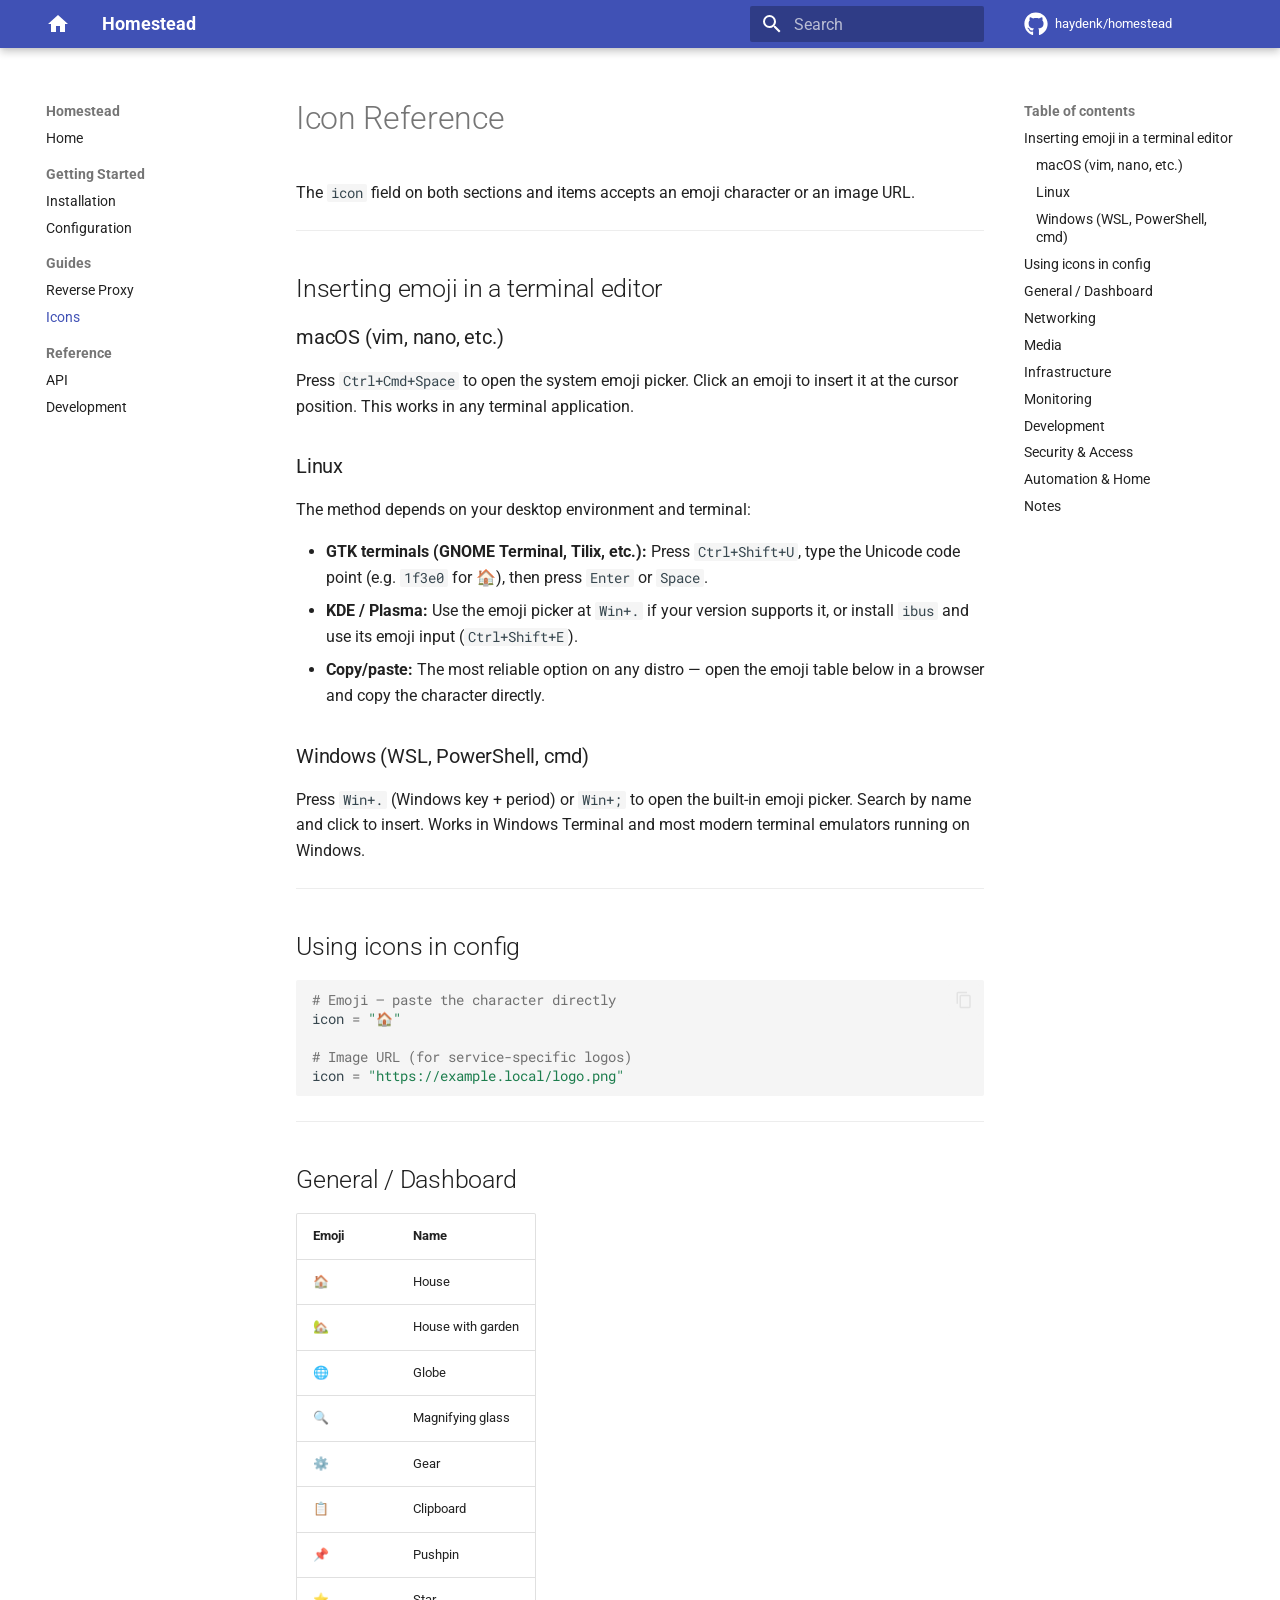
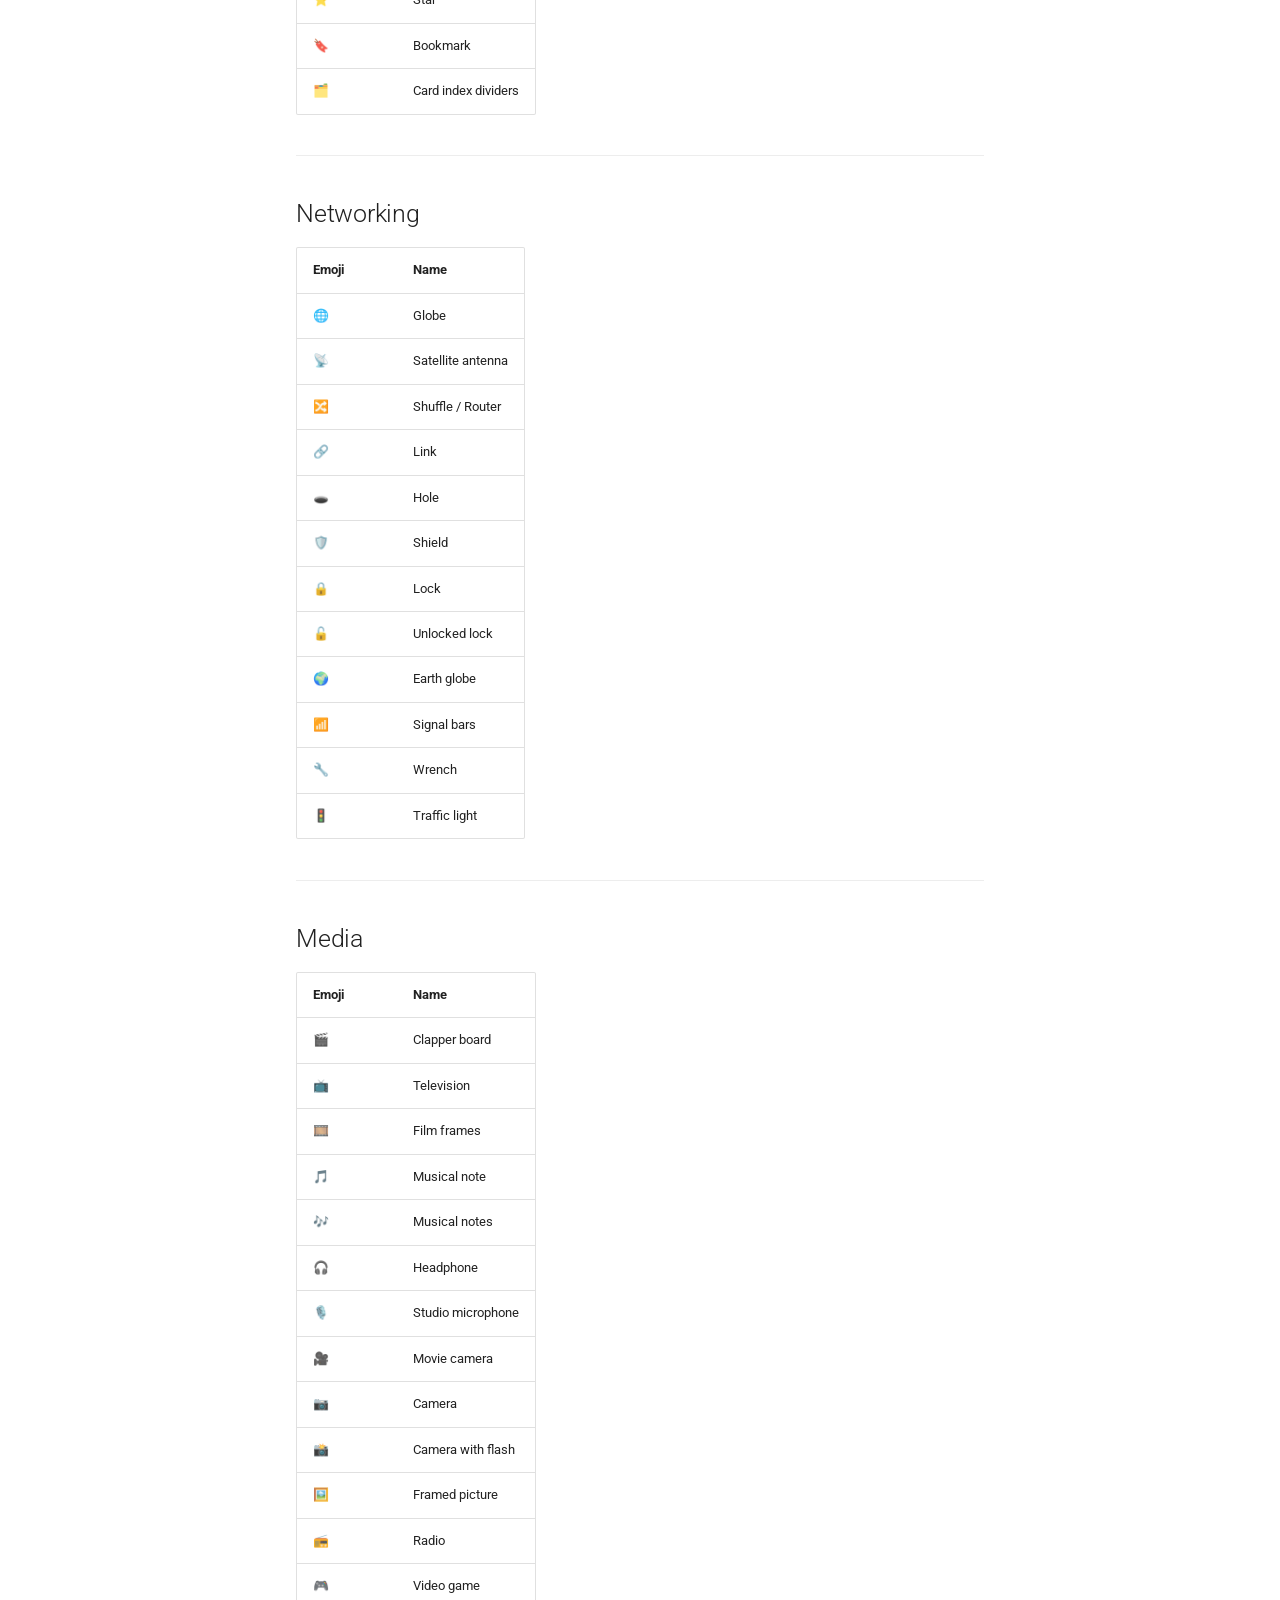
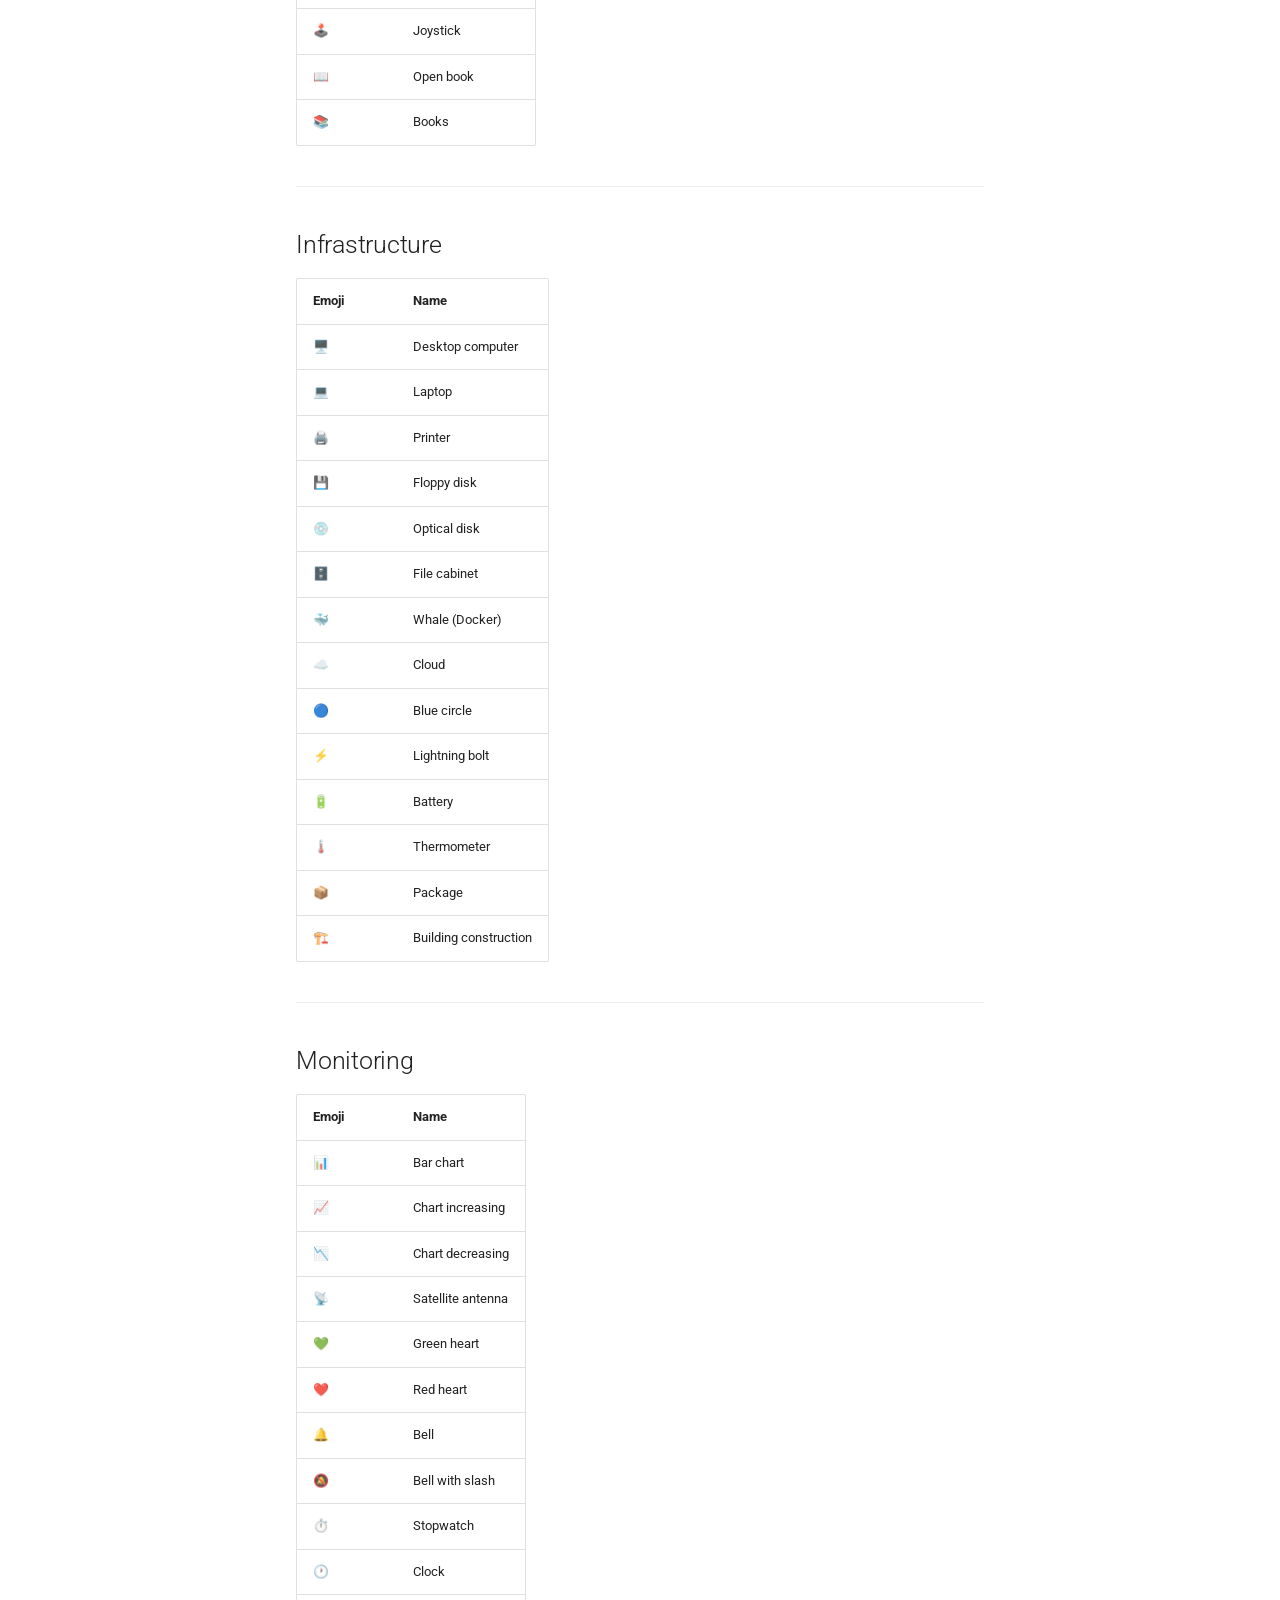
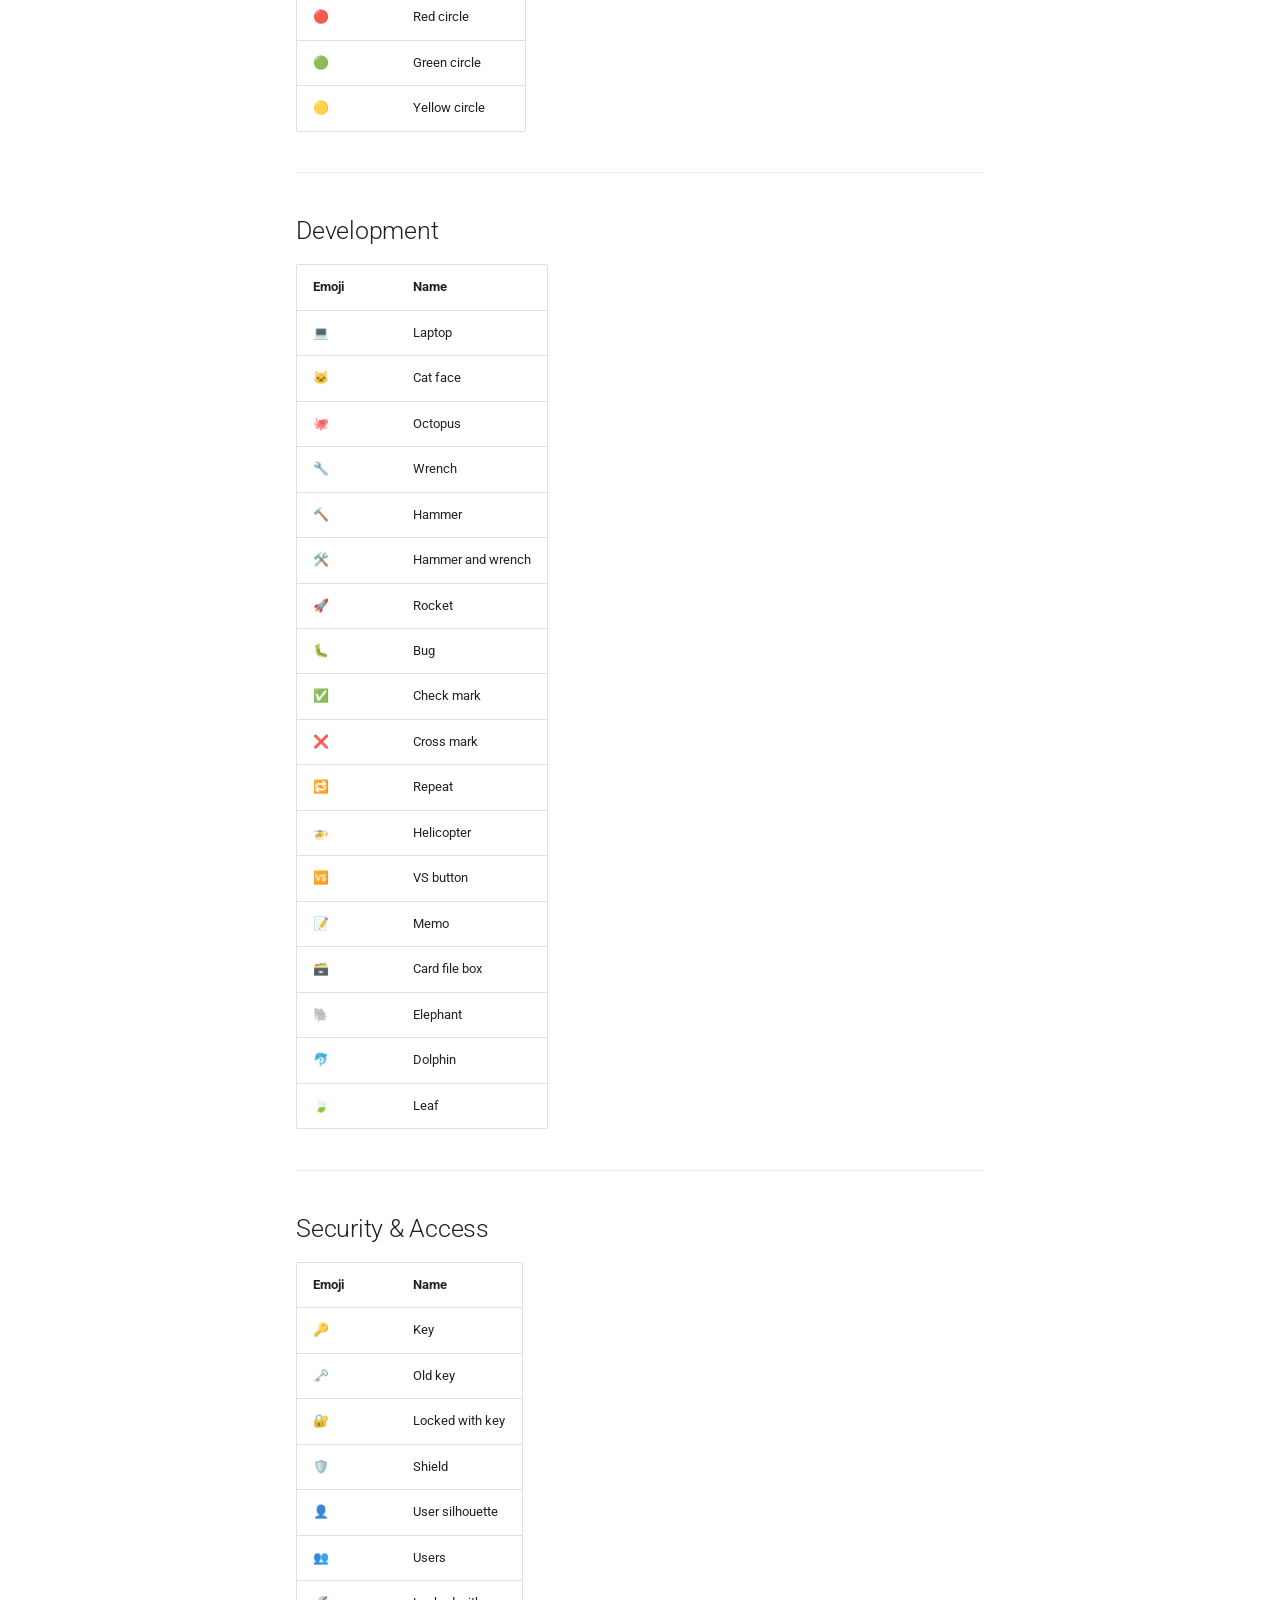
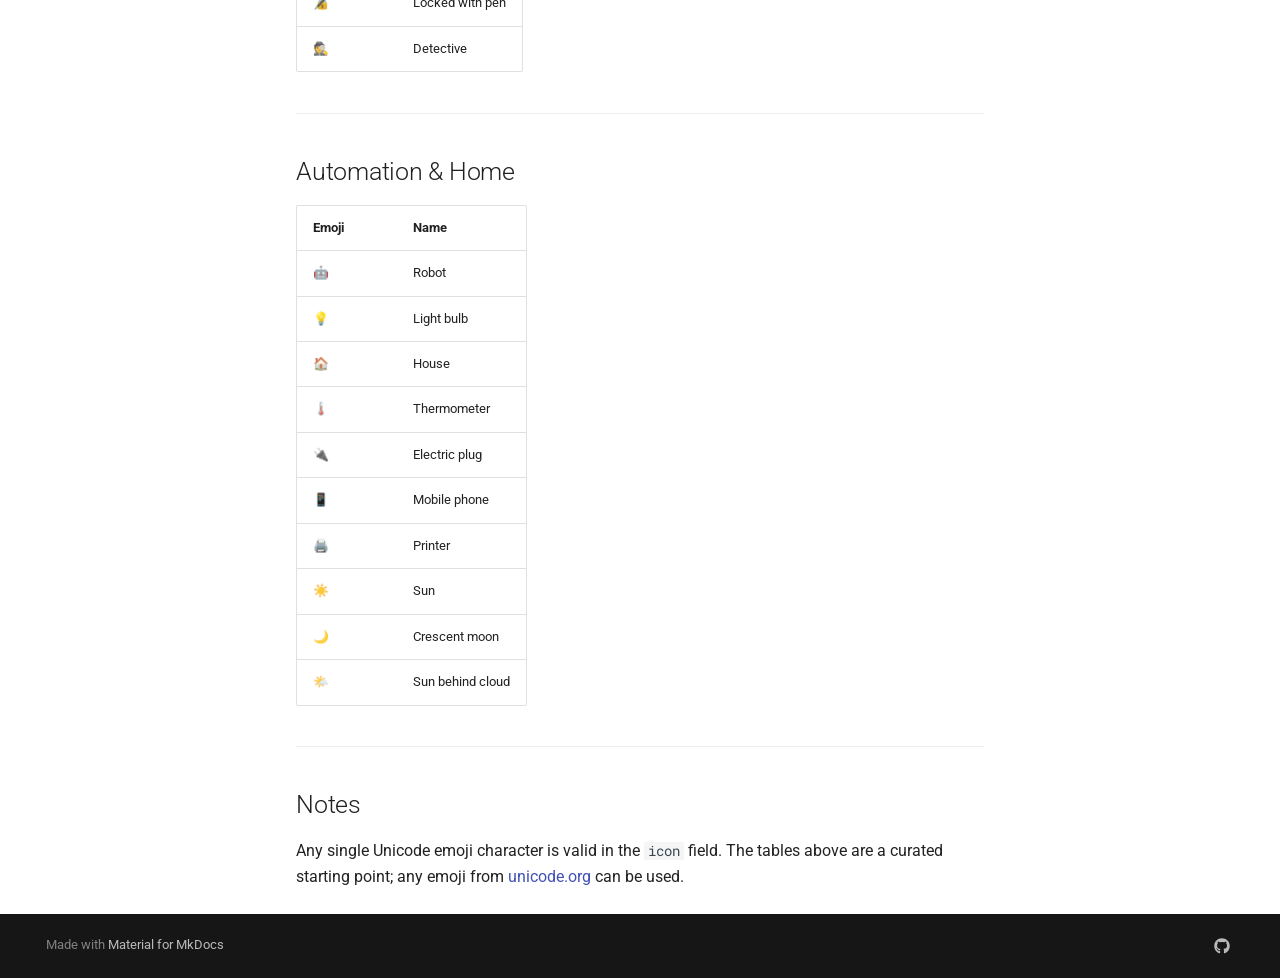
<file: icons/index.html>
<!doctype html>
<html lang="en" class="no-js">
  <head>
    
      <meta charset="utf-8">
      <meta name="viewport" content="width=device-width,initial-scale=1">
      
        <meta name="description" content="A lightweight, self-hosted personal dashboard for monitoring and accessing your home lab services.">
      
      
        <meta name="author" content="haydenk">
      
      
        <link rel="canonical" href="https://haydenk.github.io/homestead/icons/">
      
      
        <link rel="prev" href="../reverse-proxy/">
      
      
        <link rel="next" href="../api/">
      
      
        
      
      
      <link rel="icon" href="../assets/images/favicon.png">
      <meta name="generator" content="mkdocs-1.6.1, mkdocs-material-9.7.6">
    
    
      
        <title>Icons - Homestead</title>
      
    
    
      <link rel="stylesheet" href="../assets/stylesheets/main.484c7ddc.min.css">
      
        
        <link rel="stylesheet" href="../assets/stylesheets/palette.ab4e12ef.min.css">
      
      


    
    
      
    
    
      
        
        
        <link rel="preconnect" href="https://fonts.gstatic.com" crossorigin>
        <link rel="stylesheet" href="https://fonts.googleapis.com/css?family=Roboto:300,300i,400,400i,700,700i%7CRoboto+Mono:400,400i,700,700i&display=fallback">
        <style>:root{--md-text-font:"Roboto";--md-code-font:"Roboto Mono"}</style>
      
    
    
      <link rel="stylesheet" href="../stylesheets/extra.css">
    
    <script>__md_scope=new URL("..",location),__md_hash=e=>[...e].reduce(((e,_)=>(e<<5)-e+_.charCodeAt(0)),0),__md_get=(e,_=localStorage,t=__md_scope)=>JSON.parse(_.getItem(t.pathname+"."+e)),__md_set=(e,_,t=localStorage,a=__md_scope)=>{try{t.setItem(a.pathname+"."+e,JSON.stringify(_))}catch(e){}}</script>
    
      

    
    
  </head>
  
  
    
    
      
    
    
    
    
    <body dir="ltr" data-md-color-scheme="slate" data-md-color-primary="indigo" data-md-color-accent="cyan">
  
    
    <input class="md-toggle" data-md-toggle="drawer" type="checkbox" id="__drawer" autocomplete="off">
    <input class="md-toggle" data-md-toggle="search" type="checkbox" id="__search" autocomplete="off">
    <label class="md-overlay" for="__drawer"></label>
    <div data-md-component="skip">
      
        
        <a href="#icon-reference" class="md-skip">
          Skip to content
        </a>
      
    </div>
    <div data-md-component="announce">
      
    </div>
    
    
      

  

<header class="md-header md-header--shadow" data-md-component="header">
  <nav class="md-header__inner md-grid" aria-label="Header">
    <a href=".." title="Homestead" class="md-header__button md-logo" aria-label="Homestead" data-md-component="logo">
      
  
  <svg xmlns="http://www.w3.org/2000/svg" viewBox="0 0 24 24"><path d="M10 20v-6h4v6h5v-8h3L12 3 2 12h3v8z"/></svg>

    </a>
    <label class="md-header__button md-icon" for="__drawer">
      
      <svg xmlns="http://www.w3.org/2000/svg" viewBox="0 0 24 24"><path d="M3 6h18v2H3zm0 5h18v2H3zm0 5h18v2H3z"/></svg>
    </label>
    <div class="md-header__title" data-md-component="header-title">
      <div class="md-header__ellipsis">
        <div class="md-header__topic">
          <span class="md-ellipsis">
            Homestead
          </span>
        </div>
        <div class="md-header__topic" data-md-component="header-topic">
          <span class="md-ellipsis">
            
              Icons
            
          </span>
        </div>
      </div>
    </div>
    
      
        <form class="md-header__option" data-md-component="palette">
  
    
    
    
    <input class="md-option" data-md-color-media="(prefers-color-scheme: dark)" data-md-color-scheme="slate" data-md-color-primary="indigo" data-md-color-accent="cyan"  aria-hidden="true"  type="radio" name="__palette" id="__palette_0">
    
  
    
    
    
    <input class="md-option" data-md-color-media="(prefers-color-scheme: light)" data-md-color-scheme="default" data-md-color-primary="indigo" data-md-color-accent="cyan"  aria-hidden="true"  type="radio" name="__palette" id="__palette_1">
    
  
</form>
      
    
    
      <script>var palette=__md_get("__palette");if(palette&&palette.color){if("(prefers-color-scheme)"===palette.color.media){var media=matchMedia("(prefers-color-scheme: light)"),input=document.querySelector(media.matches?"[data-md-color-media='(prefers-color-scheme: light)']":"[data-md-color-media='(prefers-color-scheme: dark)']");palette.color.media=input.getAttribute("data-md-color-media"),palette.color.scheme=input.getAttribute("data-md-color-scheme"),palette.color.primary=input.getAttribute("data-md-color-primary"),palette.color.accent=input.getAttribute("data-md-color-accent")}for(var[key,value]of Object.entries(palette.color))document.body.setAttribute("data-md-color-"+key,value)}</script>
    
    
    
      
      
        <label class="md-header__button md-icon" for="__search">
          
          <svg xmlns="http://www.w3.org/2000/svg" viewBox="0 0 24 24"><path d="M9.5 3A6.5 6.5 0 0 1 16 9.5c0 1.61-.59 3.09-1.56 4.23l.27.27h.79l5 5-1.5 1.5-5-5v-.79l-.27-.27A6.52 6.52 0 0 1 9.5 16 6.5 6.5 0 0 1 3 9.5 6.5 6.5 0 0 1 9.5 3m0 2C7 5 5 7 5 9.5S7 14 9.5 14 14 12 14 9.5 12 5 9.5 5"/></svg>
        </label>
        <div class="md-search" data-md-component="search" role="dialog">
  <label class="md-search__overlay" for="__search"></label>
  <div class="md-search__inner" role="search">
    <form class="md-search__form" name="search">
      <input type="text" class="md-search__input" name="query" aria-label="Search" placeholder="Search" autocapitalize="off" autocorrect="off" autocomplete="off" spellcheck="false" data-md-component="search-query" required>
      <label class="md-search__icon md-icon" for="__search">
        
        <svg xmlns="http://www.w3.org/2000/svg" viewBox="0 0 24 24"><path d="M9.5 3A6.5 6.5 0 0 1 16 9.5c0 1.61-.59 3.09-1.56 4.23l.27.27h.79l5 5-1.5 1.5-5-5v-.79l-.27-.27A6.52 6.52 0 0 1 9.5 16 6.5 6.5 0 0 1 3 9.5 6.5 6.5 0 0 1 9.5 3m0 2C7 5 5 7 5 9.5S7 14 9.5 14 14 12 14 9.5 12 5 9.5 5"/></svg>
        
        <svg xmlns="http://www.w3.org/2000/svg" viewBox="0 0 24 24"><path d="M20 11v2H8l5.5 5.5-1.42 1.42L4.16 12l7.92-7.92L13.5 5.5 8 11z"/></svg>
      </label>
      <nav class="md-search__options" aria-label="Search">
        
        <button type="reset" class="md-search__icon md-icon" title="Clear" aria-label="Clear" tabindex="-1">
          
          <svg xmlns="http://www.w3.org/2000/svg" viewBox="0 0 24 24"><path d="M19 6.41 17.59 5 12 10.59 6.41 5 5 6.41 10.59 12 5 17.59 6.41 19 12 13.41 17.59 19 19 17.59 13.41 12z"/></svg>
        </button>
      </nav>
      
        <div class="md-search__suggest" data-md-component="search-suggest"></div>
      
    </form>
    <div class="md-search__output">
      <div class="md-search__scrollwrap" tabindex="0" data-md-scrollfix>
        <div class="md-search-result" data-md-component="search-result">
          <div class="md-search-result__meta">
            Initializing search
          </div>
          <ol class="md-search-result__list" role="presentation"></ol>
        </div>
      </div>
    </div>
  </div>
</div>
      
    
    
      <div class="md-header__source">
        <a href="https://github.com/haydenk/homestead" title="Go to repository" class="md-source" data-md-component="source">
  <div class="md-source__icon md-icon">
    
    <svg xmlns="http://www.w3.org/2000/svg" viewBox="0 0 512 512"><!--! Font Awesome Free 7.1.0 by @fontawesome - https://fontawesome.com License - https://fontawesome.com/license/free (Icons: CC BY 4.0, Fonts: SIL OFL 1.1, Code: MIT License) Copyright 2025 Fonticons, Inc.--><path d="M173.9 397.4c0 2-2.3 3.6-5.2 3.6-3.3.3-5.6-1.3-5.6-3.6 0-2 2.3-3.6 5.2-3.6 3-.3 5.6 1.3 5.6 3.6m-31.1-4.5c-.7 2 1.3 4.3 4.3 4.9 2.6 1 5.6 0 6.2-2s-1.3-4.3-4.3-5.2c-2.6-.7-5.5.3-6.2 2.3m44.2-1.7c-2.9.7-4.9 2.6-4.6 4.9.3 2 2.9 3.3 5.9 2.6 2.9-.7 4.9-2.6 4.6-4.6-.3-1.9-3-3.2-5.9-2.9M252.8 8C114.1 8 8 113.3 8 252c0 110.9 69.8 205.8 169.5 239.2 12.8 2.3 17.3-5.6 17.3-12.1 0-6.2-.3-40.4-.3-61.4 0 0-70 15-84.7-29.8 0 0-11.4-29.1-27.8-36.6 0 0-22.9-15.7 1.6-15.4 0 0 24.9 2 38.6 25.8 21.9 38.6 58.6 27.5 72.9 20.9 2.3-16 8.8-27.1 16-33.7-55.9-6.2-112.3-14.3-112.3-110.5 0-27.5 7.6-41.3 23.6-58.9-2.6-6.5-11.1-33.3 2.6-67.9 20.9-6.5 69 27 69 27 20-5.6 41.5-8.5 62.8-8.5s42.8 2.9 62.8 8.5c0 0 48.1-33.6 69-27 13.7 34.7 5.2 61.4 2.6 67.9 16 17.7 25.8 31.5 25.8 58.9 0 96.5-58.9 104.2-114.8 110.5 9.2 7.9 17 22.9 17 46.4 0 33.7-.3 75.4-.3 83.6 0 6.5 4.6 14.4 17.3 12.1C436.2 457.8 504 362.9 504 252 504 113.3 391.5 8 252.8 8M105.2 352.9c-1.3 1-1 3.3.7 5.2 1.6 1.6 3.9 2.3 5.2 1 1.3-1 1-3.3-.7-5.2-1.6-1.6-3.9-2.3-5.2-1m-10.8-8.1c-.7 1.3.3 2.9 2.3 3.9 1.6 1 3.6.7 4.3-.7.7-1.3-.3-2.9-2.3-3.9-2-.6-3.6-.3-4.3.7m32.4 35.6c-1.6 1.3-1 4.3 1.3 6.2 2.3 2.3 5.2 2.6 6.5 1 1.3-1.3.7-4.3-1.3-6.2-2.2-2.3-5.2-2.6-6.5-1m-11.4-14.7c-1.6 1-1.6 3.6 0 5.9s4.3 3.3 5.6 2.3c1.6-1.3 1.6-3.9 0-6.2-1.4-2.3-4-3.3-5.6-2"/></svg>
  </div>
  <div class="md-source__repository">
    haydenk/homestead
  </div>
</a>
      </div>
    
  </nav>
  
</header>
    
    <div class="md-container" data-md-component="container">
      
      
        
          
        
      
      <main class="md-main" data-md-component="main">
        <div class="md-main__inner md-grid">
          
            
              
              <div class="md-sidebar md-sidebar--primary" data-md-component="sidebar" data-md-type="navigation" >
                <div class="md-sidebar__scrollwrap">
                  <div class="md-sidebar__inner">
                    



<nav class="md-nav md-nav--primary" aria-label="Navigation" data-md-level="0">
  <label class="md-nav__title" for="__drawer">
    <a href=".." title="Homestead" class="md-nav__button md-logo" aria-label="Homestead" data-md-component="logo">
      
  
  <svg xmlns="http://www.w3.org/2000/svg" viewBox="0 0 24 24"><path d="M10 20v-6h4v6h5v-8h3L12 3 2 12h3v8z"/></svg>

    </a>
    Homestead
  </label>
  
    <div class="md-nav__source">
      <a href="https://github.com/haydenk/homestead" title="Go to repository" class="md-source" data-md-component="source">
  <div class="md-source__icon md-icon">
    
    <svg xmlns="http://www.w3.org/2000/svg" viewBox="0 0 512 512"><!--! Font Awesome Free 7.1.0 by @fontawesome - https://fontawesome.com License - https://fontawesome.com/license/free (Icons: CC BY 4.0, Fonts: SIL OFL 1.1, Code: MIT License) Copyright 2025 Fonticons, Inc.--><path d="M173.9 397.4c0 2-2.3 3.6-5.2 3.6-3.3.3-5.6-1.3-5.6-3.6 0-2 2.3-3.6 5.2-3.6 3-.3 5.6 1.3 5.6 3.6m-31.1-4.5c-.7 2 1.3 4.3 4.3 4.9 2.6 1 5.6 0 6.2-2s-1.3-4.3-4.3-5.2c-2.6-.7-5.5.3-6.2 2.3m44.2-1.7c-2.9.7-4.9 2.6-4.6 4.9.3 2 2.9 3.3 5.9 2.6 2.9-.7 4.9-2.6 4.6-4.6-.3-1.9-3-3.2-5.9-2.9M252.8 8C114.1 8 8 113.3 8 252c0 110.9 69.8 205.8 169.5 239.2 12.8 2.3 17.3-5.6 17.3-12.1 0-6.2-.3-40.4-.3-61.4 0 0-70 15-84.7-29.8 0 0-11.4-29.1-27.8-36.6 0 0-22.9-15.7 1.6-15.4 0 0 24.9 2 38.6 25.8 21.9 38.6 58.6 27.5 72.9 20.9 2.3-16 8.8-27.1 16-33.7-55.9-6.2-112.3-14.3-112.3-110.5 0-27.5 7.6-41.3 23.6-58.9-2.6-6.5-11.1-33.3 2.6-67.9 20.9-6.5 69 27 69 27 20-5.6 41.5-8.5 62.8-8.5s42.8 2.9 62.8 8.5c0 0 48.1-33.6 69-27 13.7 34.7 5.2 61.4 2.6 67.9 16 17.7 25.8 31.5 25.8 58.9 0 96.5-58.9 104.2-114.8 110.5 9.2 7.9 17 22.9 17 46.4 0 33.7-.3 75.4-.3 83.6 0 6.5 4.6 14.4 17.3 12.1C436.2 457.8 504 362.9 504 252 504 113.3 391.5 8 252.8 8M105.2 352.9c-1.3 1-1 3.3.7 5.2 1.6 1.6 3.9 2.3 5.2 1 1.3-1 1-3.3-.7-5.2-1.6-1.6-3.9-2.3-5.2-1m-10.8-8.1c-.7 1.3.3 2.9 2.3 3.9 1.6 1 3.6.7 4.3-.7.7-1.3-.3-2.9-2.3-3.9-2-.6-3.6-.3-4.3.7m32.4 35.6c-1.6 1.3-1 4.3 1.3 6.2 2.3 2.3 5.2 2.6 6.5 1 1.3-1.3.7-4.3-1.3-6.2-2.2-2.3-5.2-2.6-6.5-1m-11.4-14.7c-1.6 1-1.6 3.6 0 5.9s4.3 3.3 5.6 2.3c1.6-1.3 1.6-3.9 0-6.2-1.4-2.3-4-3.3-5.6-2"/></svg>
  </div>
  <div class="md-source__repository">
    haydenk/homestead
  </div>
</a>
    </div>
  
  <ul class="md-nav__list" data-md-scrollfix>
    
      
      
  
  
  
  
    <li class="md-nav__item">
      <a href=".." class="md-nav__link">
        
  
  
  <span class="md-ellipsis">
    
  
    Home
  

    
  </span>
  
  

      </a>
    </li>
  

    
      
      
  
  
  
  
    
    
    
    
      
        
        
      
    
    
    <li class="md-nav__item md-nav__item--section md-nav__item--nested">
      
        
        
        <input class="md-nav__toggle md-toggle " type="checkbox" id="__nav_2" >
        
          
          <label class="md-nav__link" for="__nav_2" id="__nav_2_label" tabindex="">
            
  
  
  <span class="md-ellipsis">
    
  
    Getting Started
  

    
  </span>
  
  

            <span class="md-nav__icon md-icon"></span>
          </label>
        
        <nav class="md-nav" data-md-level="1" aria-labelledby="__nav_2_label" aria-expanded="false">
          <label class="md-nav__title" for="__nav_2">
            <span class="md-nav__icon md-icon"></span>
            
  
    Getting Started
  

          </label>
          <ul class="md-nav__list" data-md-scrollfix>
            
              
                
  
  
  
  
    <li class="md-nav__item">
      <a href="../installation/" class="md-nav__link">
        
  
  
  <span class="md-ellipsis">
    
  
    Installation
  

    
  </span>
  
  

      </a>
    </li>
  

              
            
              
                
  
  
  
  
    <li class="md-nav__item">
      <a href="../configuration/" class="md-nav__link">
        
  
  
  <span class="md-ellipsis">
    
  
    Configuration
  

    
  </span>
  
  

      </a>
    </li>
  

              
            
          </ul>
        </nav>
      
    </li>
  

    
      
      
  
  
    
  
  
  
    
    
    
    
      
        
        
      
    
    
    <li class="md-nav__item md-nav__item--active md-nav__item--section md-nav__item--nested">
      
        
        
        <input class="md-nav__toggle md-toggle " type="checkbox" id="__nav_3" checked>
        
          
          <label class="md-nav__link" for="__nav_3" id="__nav_3_label" tabindex="">
            
  
  
  <span class="md-ellipsis">
    
  
    Guides
  

    
  </span>
  
  

            <span class="md-nav__icon md-icon"></span>
          </label>
        
        <nav class="md-nav" data-md-level="1" aria-labelledby="__nav_3_label" aria-expanded="true">
          <label class="md-nav__title" for="__nav_3">
            <span class="md-nav__icon md-icon"></span>
            
  
    Guides
  

          </label>
          <ul class="md-nav__list" data-md-scrollfix>
            
              
                
  
  
  
  
    <li class="md-nav__item">
      <a href="../reverse-proxy/" class="md-nav__link">
        
  
  
  <span class="md-ellipsis">
    
  
    Reverse Proxy
  

    
  </span>
  
  

      </a>
    </li>
  

              
            
              
                
  
  
    
  
  
  
    <li class="md-nav__item md-nav__item--active">
      
      <input class="md-nav__toggle md-toggle" type="checkbox" id="__toc">
      
      
        
      
      
        <label class="md-nav__link md-nav__link--active" for="__toc">
          
  
  
  <span class="md-ellipsis">
    
  
    Icons
  

    
  </span>
  
  

          <span class="md-nav__icon md-icon"></span>
        </label>
      
      <a href="./" class="md-nav__link md-nav__link--active">
        
  
  
  <span class="md-ellipsis">
    
  
    Icons
  

    
  </span>
  
  

      </a>
      
        

<nav class="md-nav md-nav--secondary" aria-label="Table of contents">
  
  
  
    
  
  
    <label class="md-nav__title" for="__toc">
      <span class="md-nav__icon md-icon"></span>
      Table of contents
    </label>
    <ul class="md-nav__list" data-md-component="toc" data-md-scrollfix>
      
        <li class="md-nav__item">
  <a href="#inserting-emoji-in-a-terminal-editor" class="md-nav__link">
    <span class="md-ellipsis">
      
        Inserting emoji in a terminal editor
      
    </span>
  </a>
  
    <nav class="md-nav" aria-label="Inserting emoji in a terminal editor">
      <ul class="md-nav__list">
        
          <li class="md-nav__item">
  <a href="#macos-vim-nano-etc" class="md-nav__link">
    <span class="md-ellipsis">
      
        macOS (vim, nano, etc.)
      
    </span>
  </a>
  
</li>
        
          <li class="md-nav__item">
  <a href="#linux" class="md-nav__link">
    <span class="md-ellipsis">
      
        Linux
      
    </span>
  </a>
  
</li>
        
          <li class="md-nav__item">
  <a href="#windows-wsl-powershell-cmd" class="md-nav__link">
    <span class="md-ellipsis">
      
        Windows (WSL, PowerShell, cmd)
      
    </span>
  </a>
  
</li>
        
      </ul>
    </nav>
  
</li>
      
        <li class="md-nav__item">
  <a href="#using-icons-in-config" class="md-nav__link">
    <span class="md-ellipsis">
      
        Using icons in config
      
    </span>
  </a>
  
</li>
      
        <li class="md-nav__item">
  <a href="#general-dashboard" class="md-nav__link">
    <span class="md-ellipsis">
      
        General / Dashboard
      
    </span>
  </a>
  
</li>
      
        <li class="md-nav__item">
  <a href="#networking" class="md-nav__link">
    <span class="md-ellipsis">
      
        Networking
      
    </span>
  </a>
  
</li>
      
        <li class="md-nav__item">
  <a href="#media" class="md-nav__link">
    <span class="md-ellipsis">
      
        Media
      
    </span>
  </a>
  
</li>
      
        <li class="md-nav__item">
  <a href="#infrastructure" class="md-nav__link">
    <span class="md-ellipsis">
      
        Infrastructure
      
    </span>
  </a>
  
</li>
      
        <li class="md-nav__item">
  <a href="#monitoring" class="md-nav__link">
    <span class="md-ellipsis">
      
        Monitoring
      
    </span>
  </a>
  
</li>
      
        <li class="md-nav__item">
  <a href="#development" class="md-nav__link">
    <span class="md-ellipsis">
      
        Development
      
    </span>
  </a>
  
</li>
      
        <li class="md-nav__item">
  <a href="#security-access" class="md-nav__link">
    <span class="md-ellipsis">
      
        Security &amp; Access
      
    </span>
  </a>
  
</li>
      
        <li class="md-nav__item">
  <a href="#automation-home" class="md-nav__link">
    <span class="md-ellipsis">
      
        Automation &amp; Home
      
    </span>
  </a>
  
</li>
      
        <li class="md-nav__item">
  <a href="#notes" class="md-nav__link">
    <span class="md-ellipsis">
      
        Notes
      
    </span>
  </a>
  
</li>
      
    </ul>
  
</nav>
      
    </li>
  

              
            
          </ul>
        </nav>
      
    </li>
  

    
      
      
  
  
  
  
    
    
    
    
      
        
        
      
    
    
    <li class="md-nav__item md-nav__item--section md-nav__item--nested">
      
        
        
        <input class="md-nav__toggle md-toggle " type="checkbox" id="__nav_4" >
        
          
          <label class="md-nav__link" for="__nav_4" id="__nav_4_label" tabindex="">
            
  
  
  <span class="md-ellipsis">
    
  
    Reference
  

    
  </span>
  
  

            <span class="md-nav__icon md-icon"></span>
          </label>
        
        <nav class="md-nav" data-md-level="1" aria-labelledby="__nav_4_label" aria-expanded="false">
          <label class="md-nav__title" for="__nav_4">
            <span class="md-nav__icon md-icon"></span>
            
  
    Reference
  

          </label>
          <ul class="md-nav__list" data-md-scrollfix>
            
              
                
  
  
  
  
    <li class="md-nav__item">
      <a href="../api/" class="md-nav__link">
        
  
  
  <span class="md-ellipsis">
    
  
    API
  

    
  </span>
  
  

      </a>
    </li>
  

              
            
              
                
  
  
  
  
    <li class="md-nav__item">
      <a href="../development/" class="md-nav__link">
        
  
  
  <span class="md-ellipsis">
    
  
    Development
  

    
  </span>
  
  

      </a>
    </li>
  

              
            
          </ul>
        </nav>
      
    </li>
  

    
  </ul>
</nav>
                  </div>
                </div>
              </div>
            
            
              
              <div class="md-sidebar md-sidebar--secondary" data-md-component="sidebar" data-md-type="toc" >
                <div class="md-sidebar__scrollwrap">
                  <div class="md-sidebar__inner">
                    

<nav class="md-nav md-nav--secondary" aria-label="Table of contents">
  
  
  
    
  
  
    <label class="md-nav__title" for="__toc">
      <span class="md-nav__icon md-icon"></span>
      Table of contents
    </label>
    <ul class="md-nav__list" data-md-component="toc" data-md-scrollfix>
      
        <li class="md-nav__item">
  <a href="#inserting-emoji-in-a-terminal-editor" class="md-nav__link">
    <span class="md-ellipsis">
      
        Inserting emoji in a terminal editor
      
    </span>
  </a>
  
    <nav class="md-nav" aria-label="Inserting emoji in a terminal editor">
      <ul class="md-nav__list">
        
          <li class="md-nav__item">
  <a href="#macos-vim-nano-etc" class="md-nav__link">
    <span class="md-ellipsis">
      
        macOS (vim, nano, etc.)
      
    </span>
  </a>
  
</li>
        
          <li class="md-nav__item">
  <a href="#linux" class="md-nav__link">
    <span class="md-ellipsis">
      
        Linux
      
    </span>
  </a>
  
</li>
        
          <li class="md-nav__item">
  <a href="#windows-wsl-powershell-cmd" class="md-nav__link">
    <span class="md-ellipsis">
      
        Windows (WSL, PowerShell, cmd)
      
    </span>
  </a>
  
</li>
        
      </ul>
    </nav>
  
</li>
      
        <li class="md-nav__item">
  <a href="#using-icons-in-config" class="md-nav__link">
    <span class="md-ellipsis">
      
        Using icons in config
      
    </span>
  </a>
  
</li>
      
        <li class="md-nav__item">
  <a href="#general-dashboard" class="md-nav__link">
    <span class="md-ellipsis">
      
        General / Dashboard
      
    </span>
  </a>
  
</li>
      
        <li class="md-nav__item">
  <a href="#networking" class="md-nav__link">
    <span class="md-ellipsis">
      
        Networking
      
    </span>
  </a>
  
</li>
      
        <li class="md-nav__item">
  <a href="#media" class="md-nav__link">
    <span class="md-ellipsis">
      
        Media
      
    </span>
  </a>
  
</li>
      
        <li class="md-nav__item">
  <a href="#infrastructure" class="md-nav__link">
    <span class="md-ellipsis">
      
        Infrastructure
      
    </span>
  </a>
  
</li>
      
        <li class="md-nav__item">
  <a href="#monitoring" class="md-nav__link">
    <span class="md-ellipsis">
      
        Monitoring
      
    </span>
  </a>
  
</li>
      
        <li class="md-nav__item">
  <a href="#development" class="md-nav__link">
    <span class="md-ellipsis">
      
        Development
      
    </span>
  </a>
  
</li>
      
        <li class="md-nav__item">
  <a href="#security-access" class="md-nav__link">
    <span class="md-ellipsis">
      
        Security &amp; Access
      
    </span>
  </a>
  
</li>
      
        <li class="md-nav__item">
  <a href="#automation-home" class="md-nav__link">
    <span class="md-ellipsis">
      
        Automation &amp; Home
      
    </span>
  </a>
  
</li>
      
        <li class="md-nav__item">
  <a href="#notes" class="md-nav__link">
    <span class="md-ellipsis">
      
        Notes
      
    </span>
  </a>
  
</li>
      
    </ul>
  
</nav>
                  </div>
                </div>
              </div>
            
          
          
            <div class="md-content" data-md-component="content">
              
              <article class="md-content__inner md-typeset">
                
                  


  
  


<h1 id="icon-reference">Icon Reference<a class="headerlink" href="#icon-reference" title="Permanent link">&para;</a></h1>
<p>The <code>icon</code> field on both sections and items accepts an emoji character or an image URL.</p>
<hr />
<h2 id="inserting-emoji-in-a-terminal-editor">Inserting emoji in a terminal editor<a class="headerlink" href="#inserting-emoji-in-a-terminal-editor" title="Permanent link">&para;</a></h2>
<h3 id="macos-vim-nano-etc">macOS (vim, nano, etc.)<a class="headerlink" href="#macos-vim-nano-etc" title="Permanent link">&para;</a></h3>
<p>Press <code>Ctrl+Cmd+Space</code> to open the system emoji picker. Click an emoji to insert it at the cursor position. This works in any terminal application.</p>
<h3 id="linux">Linux<a class="headerlink" href="#linux" title="Permanent link">&para;</a></h3>
<p>The method depends on your desktop environment and terminal:</p>
<ul>
<li><strong>GTK terminals (GNOME Terminal, Tilix, etc.):</strong> Press <code>Ctrl+Shift+U</code>, type the Unicode code point (e.g. <code>1f3e0</code> for 🏠), then press <code>Enter</code> or <code>Space</code>.</li>
<li><strong>KDE / Plasma:</strong> Use the emoji picker at <code>Win+.</code> if your version supports it, or install <code>ibus</code> and use its emoji input (<code>Ctrl+Shift+E</code>).</li>
<li><strong>Copy/paste:</strong> The most reliable option on any distro — open the emoji table below in a browser and copy the character directly.</li>
</ul>
<h3 id="windows-wsl-powershell-cmd">Windows (WSL, PowerShell, cmd)<a class="headerlink" href="#windows-wsl-powershell-cmd" title="Permanent link">&para;</a></h3>
<p>Press <code>Win+.</code> (Windows key + period) or <code>Win+;</code> to open the built-in emoji picker. Search by name and click to insert. Works in Windows Terminal and most modern terminal emulators running on Windows.</p>
<hr />
<h2 id="using-icons-in-config">Using icons in config<a class="headerlink" href="#using-icons-in-config" title="Permanent link">&para;</a></h2>
<div class="highlight"><pre><span></span><code><a id="__codelineno-0-1" name="__codelineno-0-1" href="#__codelineno-0-1"></a><span class="c1"># Emoji — paste the character directly</span>
<a id="__codelineno-0-2" name="__codelineno-0-2" href="#__codelineno-0-2"></a><span class="n">icon</span><span class="w"> </span><span class="o">=</span><span class="w"> </span><span class="s2">&quot;🏠&quot;</span>
<a id="__codelineno-0-3" name="__codelineno-0-3" href="#__codelineno-0-3"></a>
<a id="__codelineno-0-4" name="__codelineno-0-4" href="#__codelineno-0-4"></a><span class="c1"># Image URL (for service-specific logos)</span>
<a id="__codelineno-0-5" name="__codelineno-0-5" href="#__codelineno-0-5"></a><span class="n">icon</span><span class="w"> </span><span class="o">=</span><span class="w"> </span><span class="s2">&quot;https://example.local/logo.png&quot;</span>
</code></pre></div>
<hr />
<h2 id="general-dashboard">General / Dashboard<a class="headerlink" href="#general-dashboard" title="Permanent link">&para;</a></h2>
<table>
<thead>
<tr>
<th>Emoji</th>
<th>Name</th>
</tr>
</thead>
<tbody>
<tr>
<td>🏠</td>
<td>House</td>
</tr>
<tr>
<td>🏡</td>
<td>House with garden</td>
</tr>
<tr>
<td>🌐</td>
<td>Globe</td>
</tr>
<tr>
<td>🔍</td>
<td>Magnifying glass</td>
</tr>
<tr>
<td>⚙️</td>
<td>Gear</td>
</tr>
<tr>
<td>📋</td>
<td>Clipboard</td>
</tr>
<tr>
<td>📌</td>
<td>Pushpin</td>
</tr>
<tr>
<td>⭐</td>
<td>Star</td>
</tr>
<tr>
<td>🔖</td>
<td>Bookmark</td>
</tr>
<tr>
<td>🗂️</td>
<td>Card index dividers</td>
</tr>
</tbody>
</table>
<hr />
<h2 id="networking">Networking<a class="headerlink" href="#networking" title="Permanent link">&para;</a></h2>
<table>
<thead>
<tr>
<th>Emoji</th>
<th>Name</th>
</tr>
</thead>
<tbody>
<tr>
<td>🌐</td>
<td>Globe</td>
</tr>
<tr>
<td>📡</td>
<td>Satellite antenna</td>
</tr>
<tr>
<td>🔀</td>
<td>Shuffle / Router</td>
</tr>
<tr>
<td>🔗</td>
<td>Link</td>
</tr>
<tr>
<td>🕳️</td>
<td>Hole</td>
</tr>
<tr>
<td>🛡️</td>
<td>Shield</td>
</tr>
<tr>
<td>🔒</td>
<td>Lock</td>
</tr>
<tr>
<td>🔓</td>
<td>Unlocked lock</td>
</tr>
<tr>
<td>🌍</td>
<td>Earth globe</td>
</tr>
<tr>
<td>📶</td>
<td>Signal bars</td>
</tr>
<tr>
<td>🔧</td>
<td>Wrench</td>
</tr>
<tr>
<td>🚦</td>
<td>Traffic light</td>
</tr>
</tbody>
</table>
<hr />
<h2 id="media">Media<a class="headerlink" href="#media" title="Permanent link">&para;</a></h2>
<table>
<thead>
<tr>
<th>Emoji</th>
<th>Name</th>
</tr>
</thead>
<tbody>
<tr>
<td>🎬</td>
<td>Clapper board</td>
</tr>
<tr>
<td>📺</td>
<td>Television</td>
</tr>
<tr>
<td>🎞️</td>
<td>Film frames</td>
</tr>
<tr>
<td>🎵</td>
<td>Musical note</td>
</tr>
<tr>
<td>🎶</td>
<td>Musical notes</td>
</tr>
<tr>
<td>🎧</td>
<td>Headphone</td>
</tr>
<tr>
<td>🎙️</td>
<td>Studio microphone</td>
</tr>
<tr>
<td>🎥</td>
<td>Movie camera</td>
</tr>
<tr>
<td>📷</td>
<td>Camera</td>
</tr>
<tr>
<td>📸</td>
<td>Camera with flash</td>
</tr>
<tr>
<td>🖼️</td>
<td>Framed picture</td>
</tr>
<tr>
<td>📻</td>
<td>Radio</td>
</tr>
<tr>
<td>🎮</td>
<td>Video game</td>
</tr>
<tr>
<td>🕹️</td>
<td>Joystick</td>
</tr>
<tr>
<td>📖</td>
<td>Open book</td>
</tr>
<tr>
<td>📚</td>
<td>Books</td>
</tr>
</tbody>
</table>
<hr />
<h2 id="infrastructure">Infrastructure<a class="headerlink" href="#infrastructure" title="Permanent link">&para;</a></h2>
<table>
<thead>
<tr>
<th>Emoji</th>
<th>Name</th>
</tr>
</thead>
<tbody>
<tr>
<td>🖥️</td>
<td>Desktop computer</td>
</tr>
<tr>
<td>💻</td>
<td>Laptop</td>
</tr>
<tr>
<td>🖨️</td>
<td>Printer</td>
</tr>
<tr>
<td>💾</td>
<td>Floppy disk</td>
</tr>
<tr>
<td>💿</td>
<td>Optical disk</td>
</tr>
<tr>
<td>🗄️</td>
<td>File cabinet</td>
</tr>
<tr>
<td>🐳</td>
<td>Whale (Docker)</td>
</tr>
<tr>
<td>☁️</td>
<td>Cloud</td>
</tr>
<tr>
<td>🔵</td>
<td>Blue circle</td>
</tr>
<tr>
<td>⚡</td>
<td>Lightning bolt</td>
</tr>
<tr>
<td>🔋</td>
<td>Battery</td>
</tr>
<tr>
<td>🌡️</td>
<td>Thermometer</td>
</tr>
<tr>
<td>📦</td>
<td>Package</td>
</tr>
<tr>
<td>🏗️</td>
<td>Building construction</td>
</tr>
</tbody>
</table>
<hr />
<h2 id="monitoring">Monitoring<a class="headerlink" href="#monitoring" title="Permanent link">&para;</a></h2>
<table>
<thead>
<tr>
<th>Emoji</th>
<th>Name</th>
</tr>
</thead>
<tbody>
<tr>
<td>📊</td>
<td>Bar chart</td>
</tr>
<tr>
<td>📈</td>
<td>Chart increasing</td>
</tr>
<tr>
<td>📉</td>
<td>Chart decreasing</td>
</tr>
<tr>
<td>📡</td>
<td>Satellite antenna</td>
</tr>
<tr>
<td>💚</td>
<td>Green heart</td>
</tr>
<tr>
<td>❤️</td>
<td>Red heart</td>
</tr>
<tr>
<td>🔔</td>
<td>Bell</td>
</tr>
<tr>
<td>🔕</td>
<td>Bell with slash</td>
</tr>
<tr>
<td>⏱️</td>
<td>Stopwatch</td>
</tr>
<tr>
<td>🕐</td>
<td>Clock</td>
</tr>
<tr>
<td>🔴</td>
<td>Red circle</td>
</tr>
<tr>
<td>🟢</td>
<td>Green circle</td>
</tr>
<tr>
<td>🟡</td>
<td>Yellow circle</td>
</tr>
</tbody>
</table>
<hr />
<h2 id="development">Development<a class="headerlink" href="#development" title="Permanent link">&para;</a></h2>
<table>
<thead>
<tr>
<th>Emoji</th>
<th>Name</th>
</tr>
</thead>
<tbody>
<tr>
<td>💻</td>
<td>Laptop</td>
</tr>
<tr>
<td>🐱</td>
<td>Cat face</td>
</tr>
<tr>
<td>🐙</td>
<td>Octopus</td>
</tr>
<tr>
<td>🔧</td>
<td>Wrench</td>
</tr>
<tr>
<td>🔨</td>
<td>Hammer</td>
</tr>
<tr>
<td>🛠️</td>
<td>Hammer and wrench</td>
</tr>
<tr>
<td>🚀</td>
<td>Rocket</td>
</tr>
<tr>
<td>🐛</td>
<td>Bug</td>
</tr>
<tr>
<td>✅</td>
<td>Check mark</td>
</tr>
<tr>
<td>❌</td>
<td>Cross mark</td>
</tr>
<tr>
<td>🔁</td>
<td>Repeat</td>
</tr>
<tr>
<td>🚁</td>
<td>Helicopter</td>
</tr>
<tr>
<td>🆚</td>
<td>VS button</td>
</tr>
<tr>
<td>📝</td>
<td>Memo</td>
</tr>
<tr>
<td>🗃️</td>
<td>Card file box</td>
</tr>
<tr>
<td>🐘</td>
<td>Elephant</td>
</tr>
<tr>
<td>🐬</td>
<td>Dolphin</td>
</tr>
<tr>
<td>🍃</td>
<td>Leaf</td>
</tr>
</tbody>
</table>
<hr />
<h2 id="security-access">Security &amp; Access<a class="headerlink" href="#security-access" title="Permanent link">&para;</a></h2>
<table>
<thead>
<tr>
<th>Emoji</th>
<th>Name</th>
</tr>
</thead>
<tbody>
<tr>
<td>🔑</td>
<td>Key</td>
</tr>
<tr>
<td>🗝️</td>
<td>Old key</td>
</tr>
<tr>
<td>🔐</td>
<td>Locked with key</td>
</tr>
<tr>
<td>🛡️</td>
<td>Shield</td>
</tr>
<tr>
<td>👤</td>
<td>User silhouette</td>
</tr>
<tr>
<td>👥</td>
<td>Users</td>
</tr>
<tr>
<td>🔏</td>
<td>Locked with pen</td>
</tr>
<tr>
<td>🕵️</td>
<td>Detective</td>
</tr>
</tbody>
</table>
<hr />
<h2 id="automation-home">Automation &amp; Home<a class="headerlink" href="#automation-home" title="Permanent link">&para;</a></h2>
<table>
<thead>
<tr>
<th>Emoji</th>
<th>Name</th>
</tr>
</thead>
<tbody>
<tr>
<td>🤖</td>
<td>Robot</td>
</tr>
<tr>
<td>💡</td>
<td>Light bulb</td>
</tr>
<tr>
<td>🏠</td>
<td>House</td>
</tr>
<tr>
<td>🌡️</td>
<td>Thermometer</td>
</tr>
<tr>
<td>🔌</td>
<td>Electric plug</td>
</tr>
<tr>
<td>📱</td>
<td>Mobile phone</td>
</tr>
<tr>
<td>🖨️</td>
<td>Printer</td>
</tr>
<tr>
<td>☀️</td>
<td>Sun</td>
</tr>
<tr>
<td>🌙</td>
<td>Crescent moon</td>
</tr>
<tr>
<td>🌤️</td>
<td>Sun behind cloud</td>
</tr>
</tbody>
</table>
<hr />
<h2 id="notes">Notes<a class="headerlink" href="#notes" title="Permanent link">&para;</a></h2>
<p>Any single Unicode emoji character is valid in the <code>icon</code> field. The tables above are a curated starting point; any emoji from <a href="https://unicode.org/emoji/charts/full-emoji-list.html">unicode.org</a> can be used.</p>












                
              </article>
            </div>
          
          
<script>var target=document.getElementById(location.hash.slice(1));target&&target.name&&(target.checked=target.name.startsWith("__tabbed_"))</script>
        </div>
        
          <button type="button" class="md-top md-icon" data-md-component="top" hidden>
  
  <svg xmlns="http://www.w3.org/2000/svg" viewBox="0 0 24 24"><path d="M13 20h-2V8l-5.5 5.5-1.42-1.42L12 4.16l7.92 7.92-1.42 1.42L13 8z"/></svg>
  Back to top
</button>
        
      </main>
      
        <footer class="md-footer">
  
  <div class="md-footer-meta md-typeset">
    <div class="md-footer-meta__inner md-grid">
      <div class="md-copyright">
  
  
    Made with
    <a href="https://squidfunk.github.io/mkdocs-material/" target="_blank" rel="noopener">
      Material for MkDocs
    </a>
  
</div>
      
        
<div class="md-social">
  
    
    
    
    
    <a href="https://github.com/haydenk/homestead" target="_blank" rel="noopener" title="Homestead on GitHub" class="md-social__link">
      <svg xmlns="http://www.w3.org/2000/svg" viewBox="0 0 512 512"><!--! Font Awesome Free 7.1.0 by @fontawesome - https://fontawesome.com License - https://fontawesome.com/license/free (Icons: CC BY 4.0, Fonts: SIL OFL 1.1, Code: MIT License) Copyright 2025 Fonticons, Inc.--><path d="M173.9 397.4c0 2-2.3 3.6-5.2 3.6-3.3.3-5.6-1.3-5.6-3.6 0-2 2.3-3.6 5.2-3.6 3-.3 5.6 1.3 5.6 3.6m-31.1-4.5c-.7 2 1.3 4.3 4.3 4.9 2.6 1 5.6 0 6.2-2s-1.3-4.3-4.3-5.2c-2.6-.7-5.5.3-6.2 2.3m44.2-1.7c-2.9.7-4.9 2.6-4.6 4.9.3 2 2.9 3.3 5.9 2.6 2.9-.7 4.9-2.6 4.6-4.6-.3-1.9-3-3.2-5.9-2.9M252.8 8C114.1 8 8 113.3 8 252c0 110.9 69.8 205.8 169.5 239.2 12.8 2.3 17.3-5.6 17.3-12.1 0-6.2-.3-40.4-.3-61.4 0 0-70 15-84.7-29.8 0 0-11.4-29.1-27.8-36.6 0 0-22.9-15.7 1.6-15.4 0 0 24.9 2 38.6 25.8 21.9 38.6 58.6 27.5 72.9 20.9 2.3-16 8.8-27.1 16-33.7-55.9-6.2-112.3-14.3-112.3-110.5 0-27.5 7.6-41.3 23.6-58.9-2.6-6.5-11.1-33.3 2.6-67.9 20.9-6.5 69 27 69 27 20-5.6 41.5-8.5 62.8-8.5s42.8 2.9 62.8 8.5c0 0 48.1-33.6 69-27 13.7 34.7 5.2 61.4 2.6 67.9 16 17.7 25.8 31.5 25.8 58.9 0 96.5-58.9 104.2-114.8 110.5 9.2 7.9 17 22.9 17 46.4 0 33.7-.3 75.4-.3 83.6 0 6.5 4.6 14.4 17.3 12.1C436.2 457.8 504 362.9 504 252 504 113.3 391.5 8 252.8 8M105.2 352.9c-1.3 1-1 3.3.7 5.2 1.6 1.6 3.9 2.3 5.2 1 1.3-1 1-3.3-.7-5.2-1.6-1.6-3.9-2.3-5.2-1m-10.8-8.1c-.7 1.3.3 2.9 2.3 3.9 1.6 1 3.6.7 4.3-.7.7-1.3-.3-2.9-2.3-3.9-2-.6-3.6-.3-4.3.7m32.4 35.6c-1.6 1.3-1 4.3 1.3 6.2 2.3 2.3 5.2 2.6 6.5 1 1.3-1.3.7-4.3-1.3-6.2-2.2-2.3-5.2-2.6-6.5-1m-11.4-14.7c-1.6 1-1.6 3.6 0 5.9s4.3 3.3 5.6 2.3c1.6-1.3 1.6-3.9 0-6.2-1.4-2.3-4-3.3-5.6-2"/></svg>
    </a>
  
</div>
      
    </div>
  </div>
</footer>
      
    </div>
    <div class="md-dialog" data-md-component="dialog">
      <div class="md-dialog__inner md-typeset"></div>
    </div>
    
    
    
      
      
      <script id="__config" type="application/json">{"annotate": null, "base": "..", "features": ["navigation.sections", "navigation.top", "navigation.instant", "search.suggest", "search.highlight", "content.code.copy", "content.code.annotate"], "search": "../assets/javascripts/workers/search.2c215733.min.js", "tags": null, "translations": {"clipboard.copied": "Copied to clipboard", "clipboard.copy": "Copy to clipboard", "search.result.more.one": "1 more on this page", "search.result.more.other": "# more on this page", "search.result.none": "No matching documents", "search.result.one": "1 matching document", "search.result.other": "# matching documents", "search.result.placeholder": "Type to start searching", "search.result.term.missing": "Missing", "select.version": "Select version"}, "version": null}</script>
    
    
      <script src="../assets/javascripts/bundle.79ae519e.min.js"></script>
      
    
  </body>
</html>
</file>
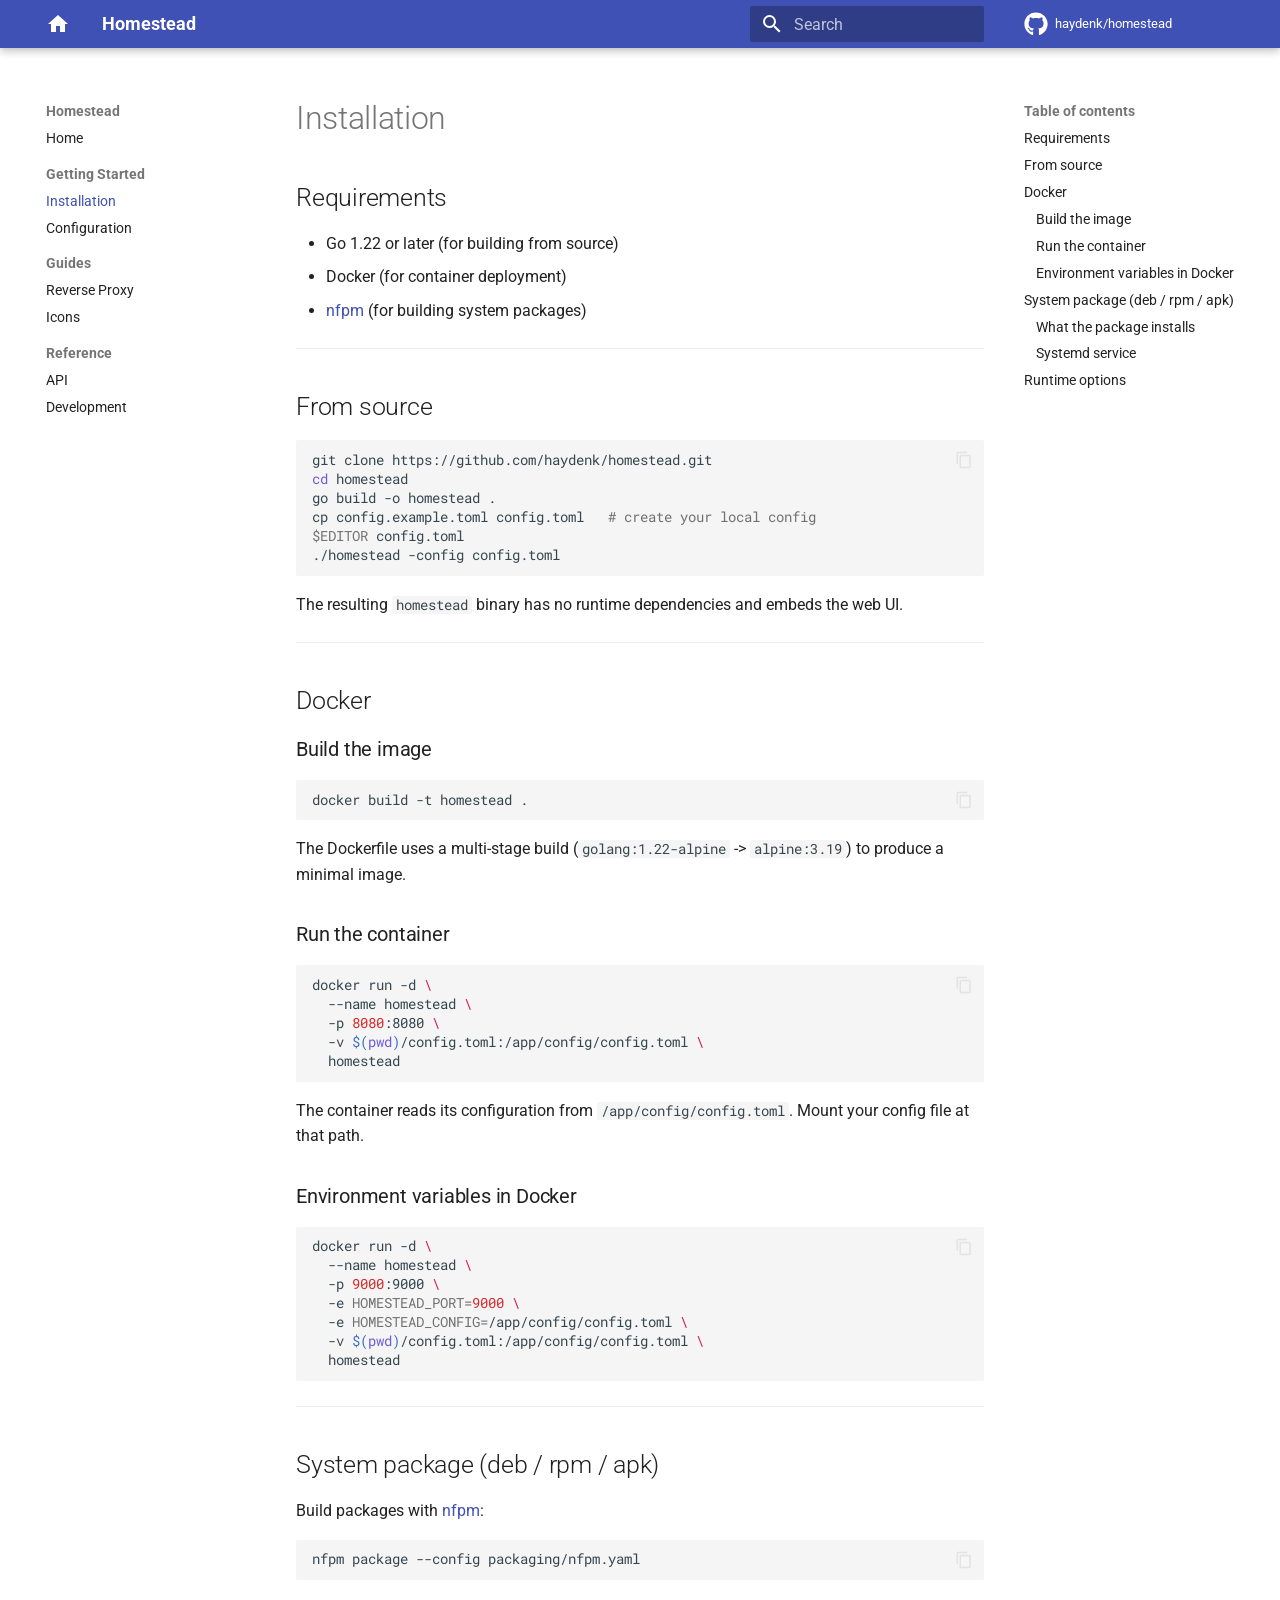
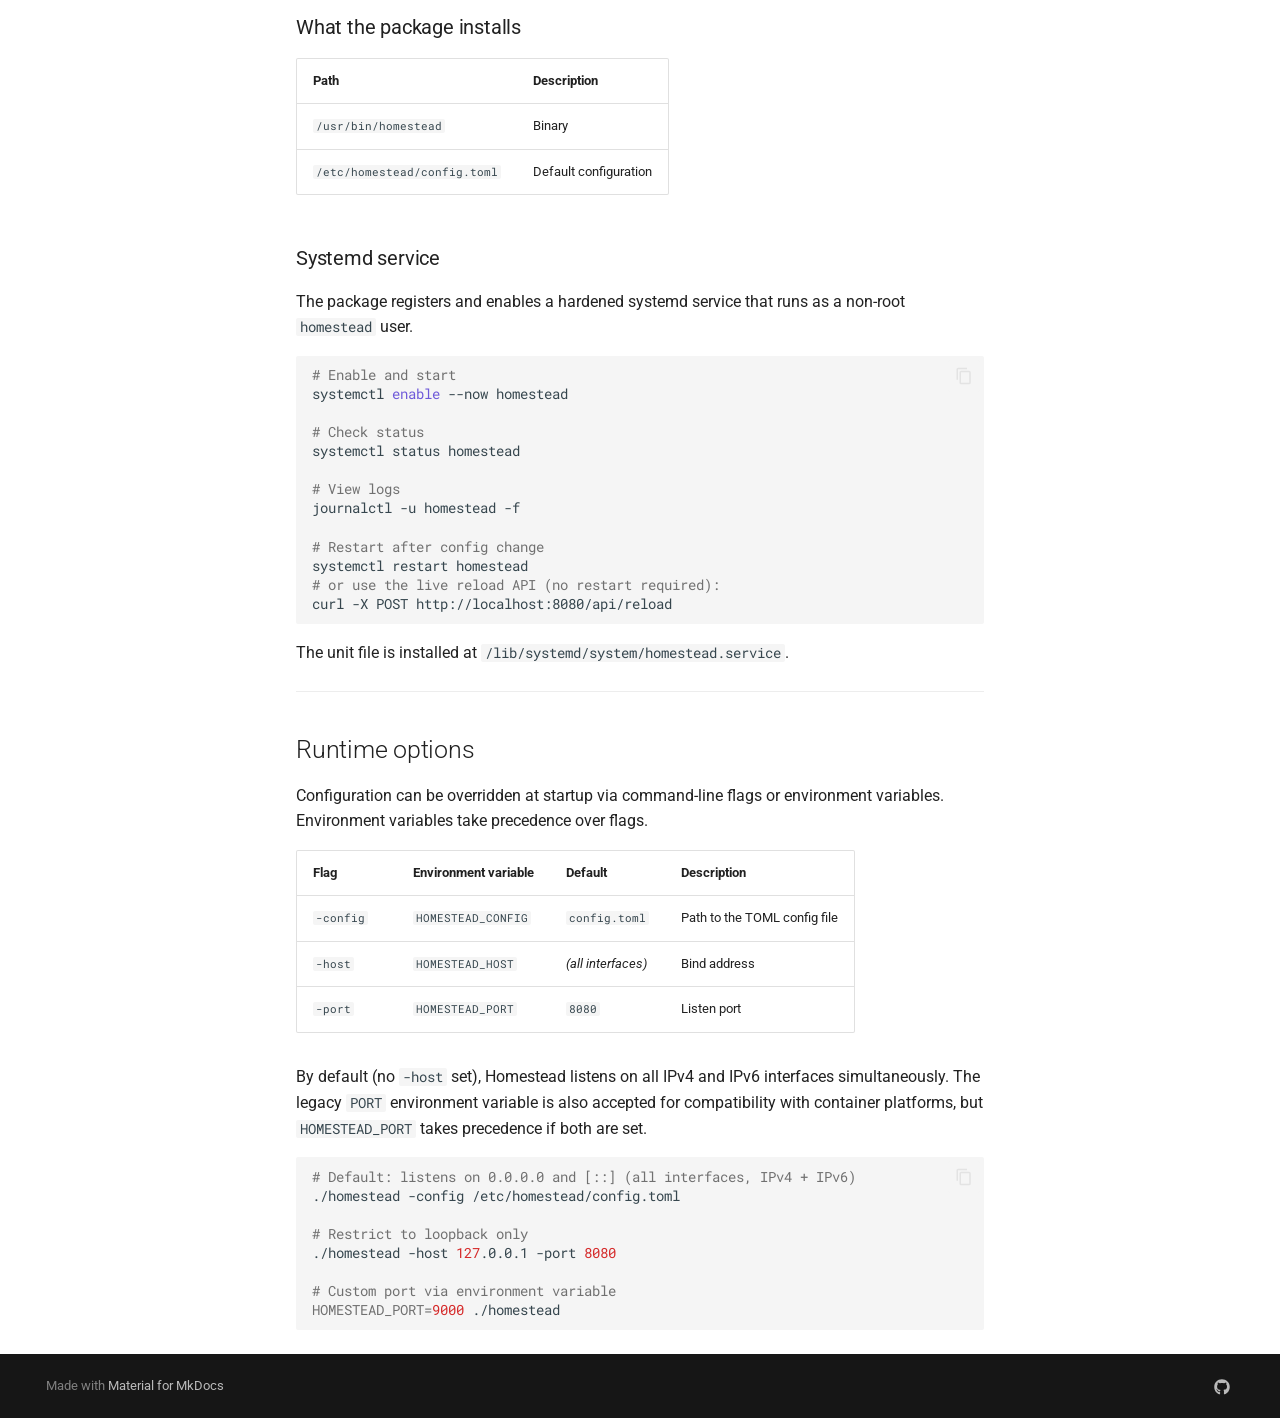
<file: installation/index.html>
<!doctype html>
<html lang="en" class="no-js">
  <head>
    
      <meta charset="utf-8">
      <meta name="viewport" content="width=device-width,initial-scale=1">
      
        <meta name="description" content="A lightweight, self-hosted personal dashboard for monitoring and accessing your home lab services.">
      
      
        <meta name="author" content="haydenk">
      
      
        <link rel="canonical" href="https://haydenk.github.io/homestead/installation/">
      
      
        <link rel="prev" href="..">
      
      
        <link rel="next" href="../configuration/">
      
      
        
      
      
      <link rel="icon" href="../assets/images/favicon.png">
      <meta name="generator" content="mkdocs-1.6.1, mkdocs-material-9.7.6">
    
    
      
        <title>Installation - Homestead</title>
      
    
    
      <link rel="stylesheet" href="../assets/stylesheets/main.484c7ddc.min.css">
      
        
        <link rel="stylesheet" href="../assets/stylesheets/palette.ab4e12ef.min.css">
      
      


    
    
      
    
    
      
        
        
        <link rel="preconnect" href="https://fonts.gstatic.com" crossorigin>
        <link rel="stylesheet" href="https://fonts.googleapis.com/css?family=Roboto:300,300i,400,400i,700,700i%7CRoboto+Mono:400,400i,700,700i&display=fallback">
        <style>:root{--md-text-font:"Roboto";--md-code-font:"Roboto Mono"}</style>
      
    
    
      <link rel="stylesheet" href="../stylesheets/extra.css">
    
    <script>__md_scope=new URL("..",location),__md_hash=e=>[...e].reduce(((e,_)=>(e<<5)-e+_.charCodeAt(0)),0),__md_get=(e,_=localStorage,t=__md_scope)=>JSON.parse(_.getItem(t.pathname+"."+e)),__md_set=(e,_,t=localStorage,a=__md_scope)=>{try{t.setItem(a.pathname+"."+e,JSON.stringify(_))}catch(e){}}</script>
    
      

    
    
  </head>
  
  
    
    
      
    
    
    
    
    <body dir="ltr" data-md-color-scheme="slate" data-md-color-primary="indigo" data-md-color-accent="cyan">
  
    
    <input class="md-toggle" data-md-toggle="drawer" type="checkbox" id="__drawer" autocomplete="off">
    <input class="md-toggle" data-md-toggle="search" type="checkbox" id="__search" autocomplete="off">
    <label class="md-overlay" for="__drawer"></label>
    <div data-md-component="skip">
      
        
        <a href="#installation" class="md-skip">
          Skip to content
        </a>
      
    </div>
    <div data-md-component="announce">
      
    </div>
    
    
      

  

<header class="md-header md-header--shadow" data-md-component="header">
  <nav class="md-header__inner md-grid" aria-label="Header">
    <a href=".." title="Homestead" class="md-header__button md-logo" aria-label="Homestead" data-md-component="logo">
      
  
  <svg xmlns="http://www.w3.org/2000/svg" viewBox="0 0 24 24"><path d="M10 20v-6h4v6h5v-8h3L12 3 2 12h3v8z"/></svg>

    </a>
    <label class="md-header__button md-icon" for="__drawer">
      
      <svg xmlns="http://www.w3.org/2000/svg" viewBox="0 0 24 24"><path d="M3 6h18v2H3zm0 5h18v2H3zm0 5h18v2H3z"/></svg>
    </label>
    <div class="md-header__title" data-md-component="header-title">
      <div class="md-header__ellipsis">
        <div class="md-header__topic">
          <span class="md-ellipsis">
            Homestead
          </span>
        </div>
        <div class="md-header__topic" data-md-component="header-topic">
          <span class="md-ellipsis">
            
              Installation
            
          </span>
        </div>
      </div>
    </div>
    
      
        <form class="md-header__option" data-md-component="palette">
  
    
    
    
    <input class="md-option" data-md-color-media="(prefers-color-scheme: dark)" data-md-color-scheme="slate" data-md-color-primary="indigo" data-md-color-accent="cyan"  aria-hidden="true"  type="radio" name="__palette" id="__palette_0">
    
  
    
    
    
    <input class="md-option" data-md-color-media="(prefers-color-scheme: light)" data-md-color-scheme="default" data-md-color-primary="indigo" data-md-color-accent="cyan"  aria-hidden="true"  type="radio" name="__palette" id="__palette_1">
    
  
</form>
      
    
    
      <script>var palette=__md_get("__palette");if(palette&&palette.color){if("(prefers-color-scheme)"===palette.color.media){var media=matchMedia("(prefers-color-scheme: light)"),input=document.querySelector(media.matches?"[data-md-color-media='(prefers-color-scheme: light)']":"[data-md-color-media='(prefers-color-scheme: dark)']");palette.color.media=input.getAttribute("data-md-color-media"),palette.color.scheme=input.getAttribute("data-md-color-scheme"),palette.color.primary=input.getAttribute("data-md-color-primary"),palette.color.accent=input.getAttribute("data-md-color-accent")}for(var[key,value]of Object.entries(palette.color))document.body.setAttribute("data-md-color-"+key,value)}</script>
    
    
    
      
      
        <label class="md-header__button md-icon" for="__search">
          
          <svg xmlns="http://www.w3.org/2000/svg" viewBox="0 0 24 24"><path d="M9.5 3A6.5 6.5 0 0 1 16 9.5c0 1.61-.59 3.09-1.56 4.23l.27.27h.79l5 5-1.5 1.5-5-5v-.79l-.27-.27A6.52 6.52 0 0 1 9.5 16 6.5 6.5 0 0 1 3 9.5 6.5 6.5 0 0 1 9.5 3m0 2C7 5 5 7 5 9.5S7 14 9.5 14 14 12 14 9.5 12 5 9.5 5"/></svg>
        </label>
        <div class="md-search" data-md-component="search" role="dialog">
  <label class="md-search__overlay" for="__search"></label>
  <div class="md-search__inner" role="search">
    <form class="md-search__form" name="search">
      <input type="text" class="md-search__input" name="query" aria-label="Search" placeholder="Search" autocapitalize="off" autocorrect="off" autocomplete="off" spellcheck="false" data-md-component="search-query" required>
      <label class="md-search__icon md-icon" for="__search">
        
        <svg xmlns="http://www.w3.org/2000/svg" viewBox="0 0 24 24"><path d="M9.5 3A6.5 6.5 0 0 1 16 9.5c0 1.61-.59 3.09-1.56 4.23l.27.27h.79l5 5-1.5 1.5-5-5v-.79l-.27-.27A6.52 6.52 0 0 1 9.5 16 6.5 6.5 0 0 1 3 9.5 6.5 6.5 0 0 1 9.5 3m0 2C7 5 5 7 5 9.5S7 14 9.5 14 14 12 14 9.5 12 5 9.5 5"/></svg>
        
        <svg xmlns="http://www.w3.org/2000/svg" viewBox="0 0 24 24"><path d="M20 11v2H8l5.5 5.5-1.42 1.42L4.16 12l7.92-7.92L13.5 5.5 8 11z"/></svg>
      </label>
      <nav class="md-search__options" aria-label="Search">
        
        <button type="reset" class="md-search__icon md-icon" title="Clear" aria-label="Clear" tabindex="-1">
          
          <svg xmlns="http://www.w3.org/2000/svg" viewBox="0 0 24 24"><path d="M19 6.41 17.59 5 12 10.59 6.41 5 5 6.41 10.59 12 5 17.59 6.41 19 12 13.41 17.59 19 19 17.59 13.41 12z"/></svg>
        </button>
      </nav>
      
        <div class="md-search__suggest" data-md-component="search-suggest"></div>
      
    </form>
    <div class="md-search__output">
      <div class="md-search__scrollwrap" tabindex="0" data-md-scrollfix>
        <div class="md-search-result" data-md-component="search-result">
          <div class="md-search-result__meta">
            Initializing search
          </div>
          <ol class="md-search-result__list" role="presentation"></ol>
        </div>
      </div>
    </div>
  </div>
</div>
      
    
    
      <div class="md-header__source">
        <a href="https://github.com/haydenk/homestead" title="Go to repository" class="md-source" data-md-component="source">
  <div class="md-source__icon md-icon">
    
    <svg xmlns="http://www.w3.org/2000/svg" viewBox="0 0 512 512"><!--! Font Awesome Free 7.1.0 by @fontawesome - https://fontawesome.com License - https://fontawesome.com/license/free (Icons: CC BY 4.0, Fonts: SIL OFL 1.1, Code: MIT License) Copyright 2025 Fonticons, Inc.--><path d="M173.9 397.4c0 2-2.3 3.6-5.2 3.6-3.3.3-5.6-1.3-5.6-3.6 0-2 2.3-3.6 5.2-3.6 3-.3 5.6 1.3 5.6 3.6m-31.1-4.5c-.7 2 1.3 4.3 4.3 4.9 2.6 1 5.6 0 6.2-2s-1.3-4.3-4.3-5.2c-2.6-.7-5.5.3-6.2 2.3m44.2-1.7c-2.9.7-4.9 2.6-4.6 4.9.3 2 2.9 3.3 5.9 2.6 2.9-.7 4.9-2.6 4.6-4.6-.3-1.9-3-3.2-5.9-2.9M252.8 8C114.1 8 8 113.3 8 252c0 110.9 69.8 205.8 169.5 239.2 12.8 2.3 17.3-5.6 17.3-12.1 0-6.2-.3-40.4-.3-61.4 0 0-70 15-84.7-29.8 0 0-11.4-29.1-27.8-36.6 0 0-22.9-15.7 1.6-15.4 0 0 24.9 2 38.6 25.8 21.9 38.6 58.6 27.5 72.9 20.9 2.3-16 8.8-27.1 16-33.7-55.9-6.2-112.3-14.3-112.3-110.5 0-27.5 7.6-41.3 23.6-58.9-2.6-6.5-11.1-33.3 2.6-67.9 20.9-6.5 69 27 69 27 20-5.6 41.5-8.5 62.8-8.5s42.8 2.9 62.8 8.5c0 0 48.1-33.6 69-27 13.7 34.7 5.2 61.4 2.6 67.9 16 17.7 25.8 31.5 25.8 58.9 0 96.5-58.9 104.2-114.8 110.5 9.2 7.9 17 22.9 17 46.4 0 33.7-.3 75.4-.3 83.6 0 6.5 4.6 14.4 17.3 12.1C436.2 457.8 504 362.9 504 252 504 113.3 391.5 8 252.8 8M105.2 352.9c-1.3 1-1 3.3.7 5.2 1.6 1.6 3.9 2.3 5.2 1 1.3-1 1-3.3-.7-5.2-1.6-1.6-3.9-2.3-5.2-1m-10.8-8.1c-.7 1.3.3 2.9 2.3 3.9 1.6 1 3.6.7 4.3-.7.7-1.3-.3-2.9-2.3-3.9-2-.6-3.6-.3-4.3.7m32.4 35.6c-1.6 1.3-1 4.3 1.3 6.2 2.3 2.3 5.2 2.6 6.5 1 1.3-1.3.7-4.3-1.3-6.2-2.2-2.3-5.2-2.6-6.5-1m-11.4-14.7c-1.6 1-1.6 3.6 0 5.9s4.3 3.3 5.6 2.3c1.6-1.3 1.6-3.9 0-6.2-1.4-2.3-4-3.3-5.6-2"/></svg>
  </div>
  <div class="md-source__repository">
    haydenk/homestead
  </div>
</a>
      </div>
    
  </nav>
  
</header>
    
    <div class="md-container" data-md-component="container">
      
      
        
          
        
      
      <main class="md-main" data-md-component="main">
        <div class="md-main__inner md-grid">
          
            
              
              <div class="md-sidebar md-sidebar--primary" data-md-component="sidebar" data-md-type="navigation" >
                <div class="md-sidebar__scrollwrap">
                  <div class="md-sidebar__inner">
                    



<nav class="md-nav md-nav--primary" aria-label="Navigation" data-md-level="0">
  <label class="md-nav__title" for="__drawer">
    <a href=".." title="Homestead" class="md-nav__button md-logo" aria-label="Homestead" data-md-component="logo">
      
  
  <svg xmlns="http://www.w3.org/2000/svg" viewBox="0 0 24 24"><path d="M10 20v-6h4v6h5v-8h3L12 3 2 12h3v8z"/></svg>

    </a>
    Homestead
  </label>
  
    <div class="md-nav__source">
      <a href="https://github.com/haydenk/homestead" title="Go to repository" class="md-source" data-md-component="source">
  <div class="md-source__icon md-icon">
    
    <svg xmlns="http://www.w3.org/2000/svg" viewBox="0 0 512 512"><!--! Font Awesome Free 7.1.0 by @fontawesome - https://fontawesome.com License - https://fontawesome.com/license/free (Icons: CC BY 4.0, Fonts: SIL OFL 1.1, Code: MIT License) Copyright 2025 Fonticons, Inc.--><path d="M173.9 397.4c0 2-2.3 3.6-5.2 3.6-3.3.3-5.6-1.3-5.6-3.6 0-2 2.3-3.6 5.2-3.6 3-.3 5.6 1.3 5.6 3.6m-31.1-4.5c-.7 2 1.3 4.3 4.3 4.9 2.6 1 5.6 0 6.2-2s-1.3-4.3-4.3-5.2c-2.6-.7-5.5.3-6.2 2.3m44.2-1.7c-2.9.7-4.9 2.6-4.6 4.9.3 2 2.9 3.3 5.9 2.6 2.9-.7 4.9-2.6 4.6-4.6-.3-1.9-3-3.2-5.9-2.9M252.8 8C114.1 8 8 113.3 8 252c0 110.9 69.8 205.8 169.5 239.2 12.8 2.3 17.3-5.6 17.3-12.1 0-6.2-.3-40.4-.3-61.4 0 0-70 15-84.7-29.8 0 0-11.4-29.1-27.8-36.6 0 0-22.9-15.7 1.6-15.4 0 0 24.9 2 38.6 25.8 21.9 38.6 58.6 27.5 72.9 20.9 2.3-16 8.8-27.1 16-33.7-55.9-6.2-112.3-14.3-112.3-110.5 0-27.5 7.6-41.3 23.6-58.9-2.6-6.5-11.1-33.3 2.6-67.9 20.9-6.5 69 27 69 27 20-5.6 41.5-8.5 62.8-8.5s42.8 2.9 62.8 8.5c0 0 48.1-33.6 69-27 13.7 34.7 5.2 61.4 2.6 67.9 16 17.7 25.8 31.5 25.8 58.9 0 96.5-58.9 104.2-114.8 110.5 9.2 7.9 17 22.9 17 46.4 0 33.7-.3 75.4-.3 83.6 0 6.5 4.6 14.4 17.3 12.1C436.2 457.8 504 362.9 504 252 504 113.3 391.5 8 252.8 8M105.2 352.9c-1.3 1-1 3.3.7 5.2 1.6 1.6 3.9 2.3 5.2 1 1.3-1 1-3.3-.7-5.2-1.6-1.6-3.9-2.3-5.2-1m-10.8-8.1c-.7 1.3.3 2.9 2.3 3.9 1.6 1 3.6.7 4.3-.7.7-1.3-.3-2.9-2.3-3.9-2-.6-3.6-.3-4.3.7m32.4 35.6c-1.6 1.3-1 4.3 1.3 6.2 2.3 2.3 5.2 2.6 6.5 1 1.3-1.3.7-4.3-1.3-6.2-2.2-2.3-5.2-2.6-6.5-1m-11.4-14.7c-1.6 1-1.6 3.6 0 5.9s4.3 3.3 5.6 2.3c1.6-1.3 1.6-3.9 0-6.2-1.4-2.3-4-3.3-5.6-2"/></svg>
  </div>
  <div class="md-source__repository">
    haydenk/homestead
  </div>
</a>
    </div>
  
  <ul class="md-nav__list" data-md-scrollfix>
    
      
      
  
  
  
  
    <li class="md-nav__item">
      <a href=".." class="md-nav__link">
        
  
  
  <span class="md-ellipsis">
    
  
    Home
  

    
  </span>
  
  

      </a>
    </li>
  

    
      
      
  
  
    
  
  
  
    
    
    
    
      
        
        
      
    
    
    <li class="md-nav__item md-nav__item--active md-nav__item--section md-nav__item--nested">
      
        
        
        <input class="md-nav__toggle md-toggle " type="checkbox" id="__nav_2" checked>
        
          
          <label class="md-nav__link" for="__nav_2" id="__nav_2_label" tabindex="">
            
  
  
  <span class="md-ellipsis">
    
  
    Getting Started
  

    
  </span>
  
  

            <span class="md-nav__icon md-icon"></span>
          </label>
        
        <nav class="md-nav" data-md-level="1" aria-labelledby="__nav_2_label" aria-expanded="true">
          <label class="md-nav__title" for="__nav_2">
            <span class="md-nav__icon md-icon"></span>
            
  
    Getting Started
  

          </label>
          <ul class="md-nav__list" data-md-scrollfix>
            
              
                
  
  
    
  
  
  
    <li class="md-nav__item md-nav__item--active">
      
      <input class="md-nav__toggle md-toggle" type="checkbox" id="__toc">
      
      
        
      
      
        <label class="md-nav__link md-nav__link--active" for="__toc">
          
  
  
  <span class="md-ellipsis">
    
  
    Installation
  

    
  </span>
  
  

          <span class="md-nav__icon md-icon"></span>
        </label>
      
      <a href="./" class="md-nav__link md-nav__link--active">
        
  
  
  <span class="md-ellipsis">
    
  
    Installation
  

    
  </span>
  
  

      </a>
      
        

<nav class="md-nav md-nav--secondary" aria-label="Table of contents">
  
  
  
    
  
  
    <label class="md-nav__title" for="__toc">
      <span class="md-nav__icon md-icon"></span>
      Table of contents
    </label>
    <ul class="md-nav__list" data-md-component="toc" data-md-scrollfix>
      
        <li class="md-nav__item">
  <a href="#requirements" class="md-nav__link">
    <span class="md-ellipsis">
      
        Requirements
      
    </span>
  </a>
  
</li>
      
        <li class="md-nav__item">
  <a href="#from-source" class="md-nav__link">
    <span class="md-ellipsis">
      
        From source
      
    </span>
  </a>
  
</li>
      
        <li class="md-nav__item">
  <a href="#docker" class="md-nav__link">
    <span class="md-ellipsis">
      
        Docker
      
    </span>
  </a>
  
    <nav class="md-nav" aria-label="Docker">
      <ul class="md-nav__list">
        
          <li class="md-nav__item">
  <a href="#build-the-image" class="md-nav__link">
    <span class="md-ellipsis">
      
        Build the image
      
    </span>
  </a>
  
</li>
        
          <li class="md-nav__item">
  <a href="#run-the-container" class="md-nav__link">
    <span class="md-ellipsis">
      
        Run the container
      
    </span>
  </a>
  
</li>
        
          <li class="md-nav__item">
  <a href="#environment-variables-in-docker" class="md-nav__link">
    <span class="md-ellipsis">
      
        Environment variables in Docker
      
    </span>
  </a>
  
</li>
        
      </ul>
    </nav>
  
</li>
      
        <li class="md-nav__item">
  <a href="#system-package-deb-rpm-apk" class="md-nav__link">
    <span class="md-ellipsis">
      
        System package (deb / rpm / apk)
      
    </span>
  </a>
  
    <nav class="md-nav" aria-label="System package (deb / rpm / apk)">
      <ul class="md-nav__list">
        
          <li class="md-nav__item">
  <a href="#what-the-package-installs" class="md-nav__link">
    <span class="md-ellipsis">
      
        What the package installs
      
    </span>
  </a>
  
</li>
        
          <li class="md-nav__item">
  <a href="#systemd-service" class="md-nav__link">
    <span class="md-ellipsis">
      
        Systemd service
      
    </span>
  </a>
  
</li>
        
      </ul>
    </nav>
  
</li>
      
        <li class="md-nav__item">
  <a href="#runtime-options" class="md-nav__link">
    <span class="md-ellipsis">
      
        Runtime options
      
    </span>
  </a>
  
</li>
      
    </ul>
  
</nav>
      
    </li>
  

              
            
              
                
  
  
  
  
    <li class="md-nav__item">
      <a href="../configuration/" class="md-nav__link">
        
  
  
  <span class="md-ellipsis">
    
  
    Configuration
  

    
  </span>
  
  

      </a>
    </li>
  

              
            
          </ul>
        </nav>
      
    </li>
  

    
      
      
  
  
  
  
    
    
    
    
      
        
        
      
    
    
    <li class="md-nav__item md-nav__item--section md-nav__item--nested">
      
        
        
        <input class="md-nav__toggle md-toggle " type="checkbox" id="__nav_3" >
        
          
          <label class="md-nav__link" for="__nav_3" id="__nav_3_label" tabindex="">
            
  
  
  <span class="md-ellipsis">
    
  
    Guides
  

    
  </span>
  
  

            <span class="md-nav__icon md-icon"></span>
          </label>
        
        <nav class="md-nav" data-md-level="1" aria-labelledby="__nav_3_label" aria-expanded="false">
          <label class="md-nav__title" for="__nav_3">
            <span class="md-nav__icon md-icon"></span>
            
  
    Guides
  

          </label>
          <ul class="md-nav__list" data-md-scrollfix>
            
              
                
  
  
  
  
    <li class="md-nav__item">
      <a href="../reverse-proxy/" class="md-nav__link">
        
  
  
  <span class="md-ellipsis">
    
  
    Reverse Proxy
  

    
  </span>
  
  

      </a>
    </li>
  

              
            
              
                
  
  
  
  
    <li class="md-nav__item">
      <a href="../icons/" class="md-nav__link">
        
  
  
  <span class="md-ellipsis">
    
  
    Icons
  

    
  </span>
  
  

      </a>
    </li>
  

              
            
          </ul>
        </nav>
      
    </li>
  

    
      
      
  
  
  
  
    
    
    
    
      
        
        
      
    
    
    <li class="md-nav__item md-nav__item--section md-nav__item--nested">
      
        
        
        <input class="md-nav__toggle md-toggle " type="checkbox" id="__nav_4" >
        
          
          <label class="md-nav__link" for="__nav_4" id="__nav_4_label" tabindex="">
            
  
  
  <span class="md-ellipsis">
    
  
    Reference
  

    
  </span>
  
  

            <span class="md-nav__icon md-icon"></span>
          </label>
        
        <nav class="md-nav" data-md-level="1" aria-labelledby="__nav_4_label" aria-expanded="false">
          <label class="md-nav__title" for="__nav_4">
            <span class="md-nav__icon md-icon"></span>
            
  
    Reference
  

          </label>
          <ul class="md-nav__list" data-md-scrollfix>
            
              
                
  
  
  
  
    <li class="md-nav__item">
      <a href="../api/" class="md-nav__link">
        
  
  
  <span class="md-ellipsis">
    
  
    API
  

    
  </span>
  
  

      </a>
    </li>
  

              
            
              
                
  
  
  
  
    <li class="md-nav__item">
      <a href="../development/" class="md-nav__link">
        
  
  
  <span class="md-ellipsis">
    
  
    Development
  

    
  </span>
  
  

      </a>
    </li>
  

              
            
          </ul>
        </nav>
      
    </li>
  

    
  </ul>
</nav>
                  </div>
                </div>
              </div>
            
            
              
              <div class="md-sidebar md-sidebar--secondary" data-md-component="sidebar" data-md-type="toc" >
                <div class="md-sidebar__scrollwrap">
                  <div class="md-sidebar__inner">
                    

<nav class="md-nav md-nav--secondary" aria-label="Table of contents">
  
  
  
    
  
  
    <label class="md-nav__title" for="__toc">
      <span class="md-nav__icon md-icon"></span>
      Table of contents
    </label>
    <ul class="md-nav__list" data-md-component="toc" data-md-scrollfix>
      
        <li class="md-nav__item">
  <a href="#requirements" class="md-nav__link">
    <span class="md-ellipsis">
      
        Requirements
      
    </span>
  </a>
  
</li>
      
        <li class="md-nav__item">
  <a href="#from-source" class="md-nav__link">
    <span class="md-ellipsis">
      
        From source
      
    </span>
  </a>
  
</li>
      
        <li class="md-nav__item">
  <a href="#docker" class="md-nav__link">
    <span class="md-ellipsis">
      
        Docker
      
    </span>
  </a>
  
    <nav class="md-nav" aria-label="Docker">
      <ul class="md-nav__list">
        
          <li class="md-nav__item">
  <a href="#build-the-image" class="md-nav__link">
    <span class="md-ellipsis">
      
        Build the image
      
    </span>
  </a>
  
</li>
        
          <li class="md-nav__item">
  <a href="#run-the-container" class="md-nav__link">
    <span class="md-ellipsis">
      
        Run the container
      
    </span>
  </a>
  
</li>
        
          <li class="md-nav__item">
  <a href="#environment-variables-in-docker" class="md-nav__link">
    <span class="md-ellipsis">
      
        Environment variables in Docker
      
    </span>
  </a>
  
</li>
        
      </ul>
    </nav>
  
</li>
      
        <li class="md-nav__item">
  <a href="#system-package-deb-rpm-apk" class="md-nav__link">
    <span class="md-ellipsis">
      
        System package (deb / rpm / apk)
      
    </span>
  </a>
  
    <nav class="md-nav" aria-label="System package (deb / rpm / apk)">
      <ul class="md-nav__list">
        
          <li class="md-nav__item">
  <a href="#what-the-package-installs" class="md-nav__link">
    <span class="md-ellipsis">
      
        What the package installs
      
    </span>
  </a>
  
</li>
        
          <li class="md-nav__item">
  <a href="#systemd-service" class="md-nav__link">
    <span class="md-ellipsis">
      
        Systemd service
      
    </span>
  </a>
  
</li>
        
      </ul>
    </nav>
  
</li>
      
        <li class="md-nav__item">
  <a href="#runtime-options" class="md-nav__link">
    <span class="md-ellipsis">
      
        Runtime options
      
    </span>
  </a>
  
</li>
      
    </ul>
  
</nav>
                  </div>
                </div>
              </div>
            
          
          
            <div class="md-content" data-md-component="content">
              
              <article class="md-content__inner md-typeset">
                
                  


  
  


<h1 id="installation">Installation<a class="headerlink" href="#installation" title="Permanent link">&para;</a></h1>
<h2 id="requirements">Requirements<a class="headerlink" href="#requirements" title="Permanent link">&para;</a></h2>
<ul>
<li>Go 1.22 or later (for building from source)</li>
<li>Docker (for container deployment)</li>
<li><a href="https://nfpm.goreleaser.com/">nfpm</a> (for building system packages)</li>
</ul>
<hr />
<h2 id="from-source">From source<a class="headerlink" href="#from-source" title="Permanent link">&para;</a></h2>
<div class="highlight"><pre><span></span><code><a id="__codelineno-0-1" name="__codelineno-0-1" href="#__codelineno-0-1"></a>git<span class="w"> </span>clone<span class="w"> </span>https://github.com/haydenk/homestead.git
<a id="__codelineno-0-2" name="__codelineno-0-2" href="#__codelineno-0-2"></a><span class="nb">cd</span><span class="w"> </span>homestead
<a id="__codelineno-0-3" name="__codelineno-0-3" href="#__codelineno-0-3"></a>go<span class="w"> </span>build<span class="w"> </span>-o<span class="w"> </span>homestead<span class="w"> </span>.
<a id="__codelineno-0-4" name="__codelineno-0-4" href="#__codelineno-0-4"></a>cp<span class="w"> </span>config.example.toml<span class="w"> </span>config.toml<span class="w">   </span><span class="c1"># create your local config</span>
<a id="__codelineno-0-5" name="__codelineno-0-5" href="#__codelineno-0-5"></a><span class="nv">$EDITOR</span><span class="w"> </span>config.toml
<a id="__codelineno-0-6" name="__codelineno-0-6" href="#__codelineno-0-6"></a>./homestead<span class="w"> </span>-config<span class="w"> </span>config.toml
</code></pre></div>
<p>The resulting <code>homestead</code> binary has no runtime dependencies and embeds the web UI.</p>
<hr />
<h2 id="docker">Docker<a class="headerlink" href="#docker" title="Permanent link">&para;</a></h2>
<h3 id="build-the-image">Build the image<a class="headerlink" href="#build-the-image" title="Permanent link">&para;</a></h3>
<div class="highlight"><pre><span></span><code><a id="__codelineno-1-1" name="__codelineno-1-1" href="#__codelineno-1-1"></a>docker<span class="w"> </span>build<span class="w"> </span>-t<span class="w"> </span>homestead<span class="w"> </span>.
</code></pre></div>
<p>The Dockerfile uses a multi-stage build (<code>golang:1.22-alpine</code> -&gt; <code>alpine:3.19</code>) to produce a minimal image.</p>
<h3 id="run-the-container">Run the container<a class="headerlink" href="#run-the-container" title="Permanent link">&para;</a></h3>
<div class="highlight"><pre><span></span><code><a id="__codelineno-2-1" name="__codelineno-2-1" href="#__codelineno-2-1"></a>docker<span class="w"> </span>run<span class="w"> </span>-d<span class="w"> </span><span class="se">\</span>
<a id="__codelineno-2-2" name="__codelineno-2-2" href="#__codelineno-2-2"></a><span class="w">  </span>--name<span class="w"> </span>homestead<span class="w"> </span><span class="se">\</span>
<a id="__codelineno-2-3" name="__codelineno-2-3" href="#__codelineno-2-3"></a><span class="w">  </span>-p<span class="w"> </span><span class="m">8080</span>:8080<span class="w"> </span><span class="se">\</span>
<a id="__codelineno-2-4" name="__codelineno-2-4" href="#__codelineno-2-4"></a><span class="w">  </span>-v<span class="w"> </span><span class="k">$(</span><span class="nb">pwd</span><span class="k">)</span>/config.toml:/app/config/config.toml<span class="w"> </span><span class="se">\</span>
<a id="__codelineno-2-5" name="__codelineno-2-5" href="#__codelineno-2-5"></a><span class="w">  </span>homestead
</code></pre></div>
<p>The container reads its configuration from <code>/app/config/config.toml</code>. Mount your config file at that path.</p>
<h3 id="environment-variables-in-docker">Environment variables in Docker<a class="headerlink" href="#environment-variables-in-docker" title="Permanent link">&para;</a></h3>
<div class="highlight"><pre><span></span><code><a id="__codelineno-3-1" name="__codelineno-3-1" href="#__codelineno-3-1"></a>docker<span class="w"> </span>run<span class="w"> </span>-d<span class="w"> </span><span class="se">\</span>
<a id="__codelineno-3-2" name="__codelineno-3-2" href="#__codelineno-3-2"></a><span class="w">  </span>--name<span class="w"> </span>homestead<span class="w"> </span><span class="se">\</span>
<a id="__codelineno-3-3" name="__codelineno-3-3" href="#__codelineno-3-3"></a><span class="w">  </span>-p<span class="w"> </span><span class="m">9000</span>:9000<span class="w"> </span><span class="se">\</span>
<a id="__codelineno-3-4" name="__codelineno-3-4" href="#__codelineno-3-4"></a><span class="w">  </span>-e<span class="w"> </span><span class="nv">HOMESTEAD_PORT</span><span class="o">=</span><span class="m">9000</span><span class="w"> </span><span class="se">\</span>
<a id="__codelineno-3-5" name="__codelineno-3-5" href="#__codelineno-3-5"></a><span class="w">  </span>-e<span class="w"> </span><span class="nv">HOMESTEAD_CONFIG</span><span class="o">=</span>/app/config/config.toml<span class="w"> </span><span class="se">\</span>
<a id="__codelineno-3-6" name="__codelineno-3-6" href="#__codelineno-3-6"></a><span class="w">  </span>-v<span class="w"> </span><span class="k">$(</span><span class="nb">pwd</span><span class="k">)</span>/config.toml:/app/config/config.toml<span class="w"> </span><span class="se">\</span>
<a id="__codelineno-3-7" name="__codelineno-3-7" href="#__codelineno-3-7"></a><span class="w">  </span>homestead
</code></pre></div>
<hr />
<h2 id="system-package-deb-rpm-apk">System package (deb / rpm / apk)<a class="headerlink" href="#system-package-deb-rpm-apk" title="Permanent link">&para;</a></h2>
<p>Build packages with <a href="https://nfpm.goreleaser.com/">nfpm</a>:</p>
<div class="highlight"><pre><span></span><code><a id="__codelineno-4-1" name="__codelineno-4-1" href="#__codelineno-4-1"></a>nfpm<span class="w"> </span>package<span class="w"> </span>--config<span class="w"> </span>packaging/nfpm.yaml
</code></pre></div>
<h3 id="what-the-package-installs">What the package installs<a class="headerlink" href="#what-the-package-installs" title="Permanent link">&para;</a></h3>
<table>
<thead>
<tr>
<th>Path</th>
<th>Description</th>
</tr>
</thead>
<tbody>
<tr>
<td><code>/usr/bin/homestead</code></td>
<td>Binary</td>
</tr>
<tr>
<td><code>/etc/homestead/config.toml</code></td>
<td>Default configuration</td>
</tr>
</tbody>
</table>
<h3 id="systemd-service">Systemd service<a class="headerlink" href="#systemd-service" title="Permanent link">&para;</a></h3>
<p>The package registers and enables a hardened systemd service that runs as a non-root <code>homestead</code> user.</p>
<div class="highlight"><pre><span></span><code><a id="__codelineno-5-1" name="__codelineno-5-1" href="#__codelineno-5-1"></a><span class="c1"># Enable and start</span>
<a id="__codelineno-5-2" name="__codelineno-5-2" href="#__codelineno-5-2"></a>systemctl<span class="w"> </span><span class="nb">enable</span><span class="w"> </span>--now<span class="w"> </span>homestead
<a id="__codelineno-5-3" name="__codelineno-5-3" href="#__codelineno-5-3"></a>
<a id="__codelineno-5-4" name="__codelineno-5-4" href="#__codelineno-5-4"></a><span class="c1"># Check status</span>
<a id="__codelineno-5-5" name="__codelineno-5-5" href="#__codelineno-5-5"></a>systemctl<span class="w"> </span>status<span class="w"> </span>homestead
<a id="__codelineno-5-6" name="__codelineno-5-6" href="#__codelineno-5-6"></a>
<a id="__codelineno-5-7" name="__codelineno-5-7" href="#__codelineno-5-7"></a><span class="c1"># View logs</span>
<a id="__codelineno-5-8" name="__codelineno-5-8" href="#__codelineno-5-8"></a>journalctl<span class="w"> </span>-u<span class="w"> </span>homestead<span class="w"> </span>-f
<a id="__codelineno-5-9" name="__codelineno-5-9" href="#__codelineno-5-9"></a>
<a id="__codelineno-5-10" name="__codelineno-5-10" href="#__codelineno-5-10"></a><span class="c1"># Restart after config change</span>
<a id="__codelineno-5-11" name="__codelineno-5-11" href="#__codelineno-5-11"></a>systemctl<span class="w"> </span>restart<span class="w"> </span>homestead
<a id="__codelineno-5-12" name="__codelineno-5-12" href="#__codelineno-5-12"></a><span class="c1"># or use the live reload API (no restart required):</span>
<a id="__codelineno-5-13" name="__codelineno-5-13" href="#__codelineno-5-13"></a>curl<span class="w"> </span>-X<span class="w"> </span>POST<span class="w"> </span>http://localhost:8080/api/reload
</code></pre></div>
<p>The unit file is installed at <code>/lib/systemd/system/homestead.service</code>.</p>
<hr />
<h2 id="runtime-options">Runtime options<a class="headerlink" href="#runtime-options" title="Permanent link">&para;</a></h2>
<p>Configuration can be overridden at startup via command-line flags or environment variables. Environment variables take precedence over flags.</p>
<table>
<thead>
<tr>
<th>Flag</th>
<th>Environment variable</th>
<th>Default</th>
<th>Description</th>
</tr>
</thead>
<tbody>
<tr>
<td><code>-config</code></td>
<td><code>HOMESTEAD_CONFIG</code></td>
<td><code>config.toml</code></td>
<td>Path to the TOML config file</td>
</tr>
<tr>
<td><code>-host</code></td>
<td><code>HOMESTEAD_HOST</code></td>
<td><em>(all interfaces)</em></td>
<td>Bind address</td>
</tr>
<tr>
<td><code>-port</code></td>
<td><code>HOMESTEAD_PORT</code></td>
<td><code>8080</code></td>
<td>Listen port</td>
</tr>
</tbody>
</table>
<p>By default (no <code>-host</code> set), Homestead listens on all IPv4 and IPv6 interfaces simultaneously. The legacy <code>PORT</code> environment variable is also accepted for compatibility with container platforms, but <code>HOMESTEAD_PORT</code> takes precedence if both are set.</p>
<div class="highlight"><pre><span></span><code><a id="__codelineno-6-1" name="__codelineno-6-1" href="#__codelineno-6-1"></a><span class="c1"># Default: listens on 0.0.0.0 and [::] (all interfaces, IPv4 + IPv6)</span>
<a id="__codelineno-6-2" name="__codelineno-6-2" href="#__codelineno-6-2"></a>./homestead<span class="w"> </span>-config<span class="w"> </span>/etc/homestead/config.toml
<a id="__codelineno-6-3" name="__codelineno-6-3" href="#__codelineno-6-3"></a>
<a id="__codelineno-6-4" name="__codelineno-6-4" href="#__codelineno-6-4"></a><span class="c1"># Restrict to loopback only</span>
<a id="__codelineno-6-5" name="__codelineno-6-5" href="#__codelineno-6-5"></a>./homestead<span class="w"> </span>-host<span class="w"> </span><span class="m">127</span>.0.0.1<span class="w"> </span>-port<span class="w"> </span><span class="m">8080</span>
<a id="__codelineno-6-6" name="__codelineno-6-6" href="#__codelineno-6-6"></a>
<a id="__codelineno-6-7" name="__codelineno-6-7" href="#__codelineno-6-7"></a><span class="c1"># Custom port via environment variable</span>
<a id="__codelineno-6-8" name="__codelineno-6-8" href="#__codelineno-6-8"></a><span class="nv">HOMESTEAD_PORT</span><span class="o">=</span><span class="m">9000</span><span class="w"> </span>./homestead
</code></pre></div>












                
              </article>
            </div>
          
          
<script>var target=document.getElementById(location.hash.slice(1));target&&target.name&&(target.checked=target.name.startsWith("__tabbed_"))</script>
        </div>
        
          <button type="button" class="md-top md-icon" data-md-component="top" hidden>
  
  <svg xmlns="http://www.w3.org/2000/svg" viewBox="0 0 24 24"><path d="M13 20h-2V8l-5.5 5.5-1.42-1.42L12 4.16l7.92 7.92-1.42 1.42L13 8z"/></svg>
  Back to top
</button>
        
      </main>
      
        <footer class="md-footer">
  
  <div class="md-footer-meta md-typeset">
    <div class="md-footer-meta__inner md-grid">
      <div class="md-copyright">
  
  
    Made with
    <a href="https://squidfunk.github.io/mkdocs-material/" target="_blank" rel="noopener">
      Material for MkDocs
    </a>
  
</div>
      
        
<div class="md-social">
  
    
    
    
    
    <a href="https://github.com/haydenk/homestead" target="_blank" rel="noopener" title="Homestead on GitHub" class="md-social__link">
      <svg xmlns="http://www.w3.org/2000/svg" viewBox="0 0 512 512"><!--! Font Awesome Free 7.1.0 by @fontawesome - https://fontawesome.com License - https://fontawesome.com/license/free (Icons: CC BY 4.0, Fonts: SIL OFL 1.1, Code: MIT License) Copyright 2025 Fonticons, Inc.--><path d="M173.9 397.4c0 2-2.3 3.6-5.2 3.6-3.3.3-5.6-1.3-5.6-3.6 0-2 2.3-3.6 5.2-3.6 3-.3 5.6 1.3 5.6 3.6m-31.1-4.5c-.7 2 1.3 4.3 4.3 4.9 2.6 1 5.6 0 6.2-2s-1.3-4.3-4.3-5.2c-2.6-.7-5.5.3-6.2 2.3m44.2-1.7c-2.9.7-4.9 2.6-4.6 4.9.3 2 2.9 3.3 5.9 2.6 2.9-.7 4.9-2.6 4.6-4.6-.3-1.9-3-3.2-5.9-2.9M252.8 8C114.1 8 8 113.3 8 252c0 110.9 69.8 205.8 169.5 239.2 12.8 2.3 17.3-5.6 17.3-12.1 0-6.2-.3-40.4-.3-61.4 0 0-70 15-84.7-29.8 0 0-11.4-29.1-27.8-36.6 0 0-22.9-15.7 1.6-15.4 0 0 24.9 2 38.6 25.8 21.9 38.6 58.6 27.5 72.9 20.9 2.3-16 8.8-27.1 16-33.7-55.9-6.2-112.3-14.3-112.3-110.5 0-27.5 7.6-41.3 23.6-58.9-2.6-6.5-11.1-33.3 2.6-67.9 20.9-6.5 69 27 69 27 20-5.6 41.5-8.5 62.8-8.5s42.8 2.9 62.8 8.5c0 0 48.1-33.6 69-27 13.7 34.7 5.2 61.4 2.6 67.9 16 17.7 25.8 31.5 25.8 58.9 0 96.5-58.9 104.2-114.8 110.5 9.2 7.9 17 22.9 17 46.4 0 33.7-.3 75.4-.3 83.6 0 6.5 4.6 14.4 17.3 12.1C436.2 457.8 504 362.9 504 252 504 113.3 391.5 8 252.8 8M105.2 352.9c-1.3 1-1 3.3.7 5.2 1.6 1.6 3.9 2.3 5.2 1 1.3-1 1-3.3-.7-5.2-1.6-1.6-3.9-2.3-5.2-1m-10.8-8.1c-.7 1.3.3 2.9 2.3 3.9 1.6 1 3.6.7 4.3-.7.7-1.3-.3-2.9-2.3-3.9-2-.6-3.6-.3-4.3.7m32.4 35.6c-1.6 1.3-1 4.3 1.3 6.2 2.3 2.3 5.2 2.6 6.5 1 1.3-1.3.7-4.3-1.3-6.2-2.2-2.3-5.2-2.6-6.5-1m-11.4-14.7c-1.6 1-1.6 3.6 0 5.9s4.3 3.3 5.6 2.3c1.6-1.3 1.6-3.9 0-6.2-1.4-2.3-4-3.3-5.6-2"/></svg>
    </a>
  
</div>
      
    </div>
  </div>
</footer>
      
    </div>
    <div class="md-dialog" data-md-component="dialog">
      <div class="md-dialog__inner md-typeset"></div>
    </div>
    
    
    
      
      
      <script id="__config" type="application/json">{"annotate": null, "base": "..", "features": ["navigation.sections", "navigation.top", "navigation.instant", "search.suggest", "search.highlight", "content.code.copy", "content.code.annotate"], "search": "../assets/javascripts/workers/search.2c215733.min.js", "tags": null, "translations": {"clipboard.copied": "Copied to clipboard", "clipboard.copy": "Copy to clipboard", "search.result.more.one": "1 more on this page", "search.result.more.other": "# more on this page", "search.result.none": "No matching documents", "search.result.one": "1 matching document", "search.result.other": "# matching documents", "search.result.placeholder": "Type to start searching", "search.result.term.missing": "Missing", "select.version": "Select version"}, "version": null}</script>
    
    
      <script src="../assets/javascripts/bundle.79ae519e.min.js"></script>
      
    
  </body>
</html>
</file>
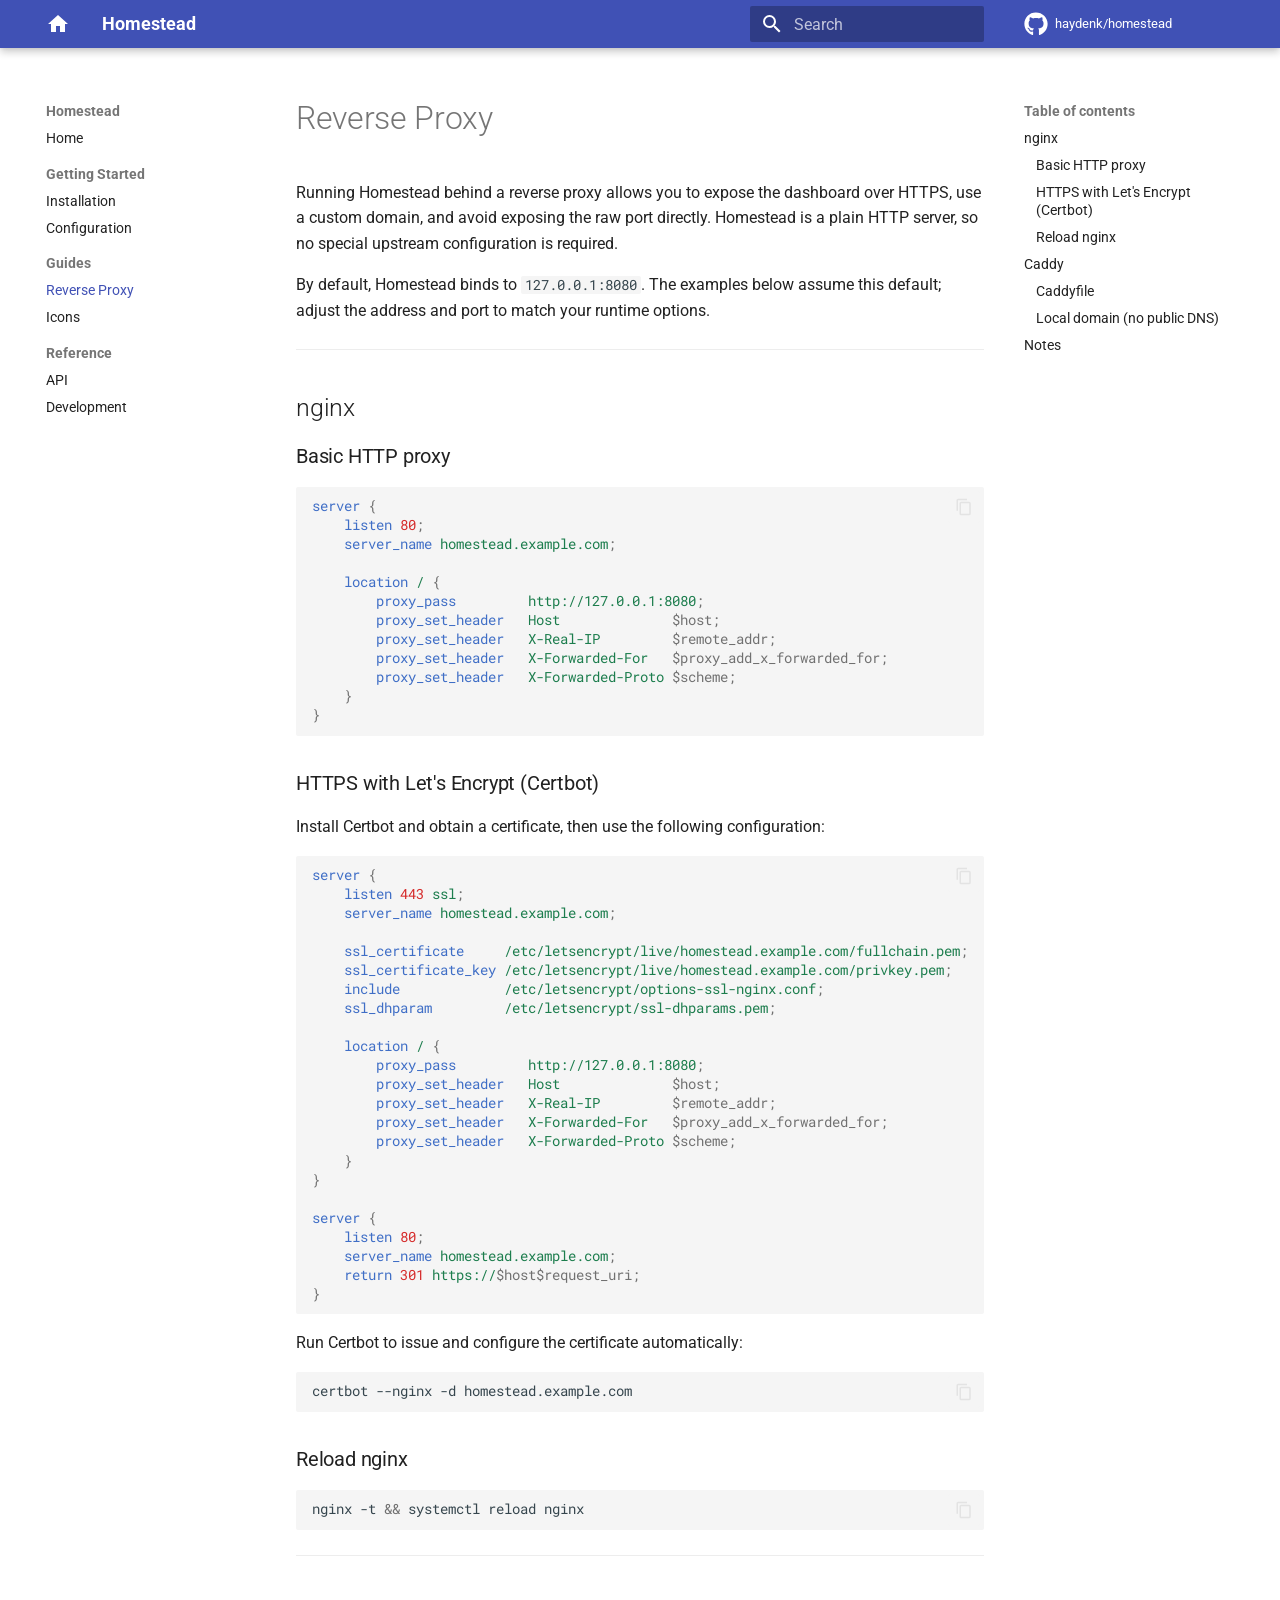
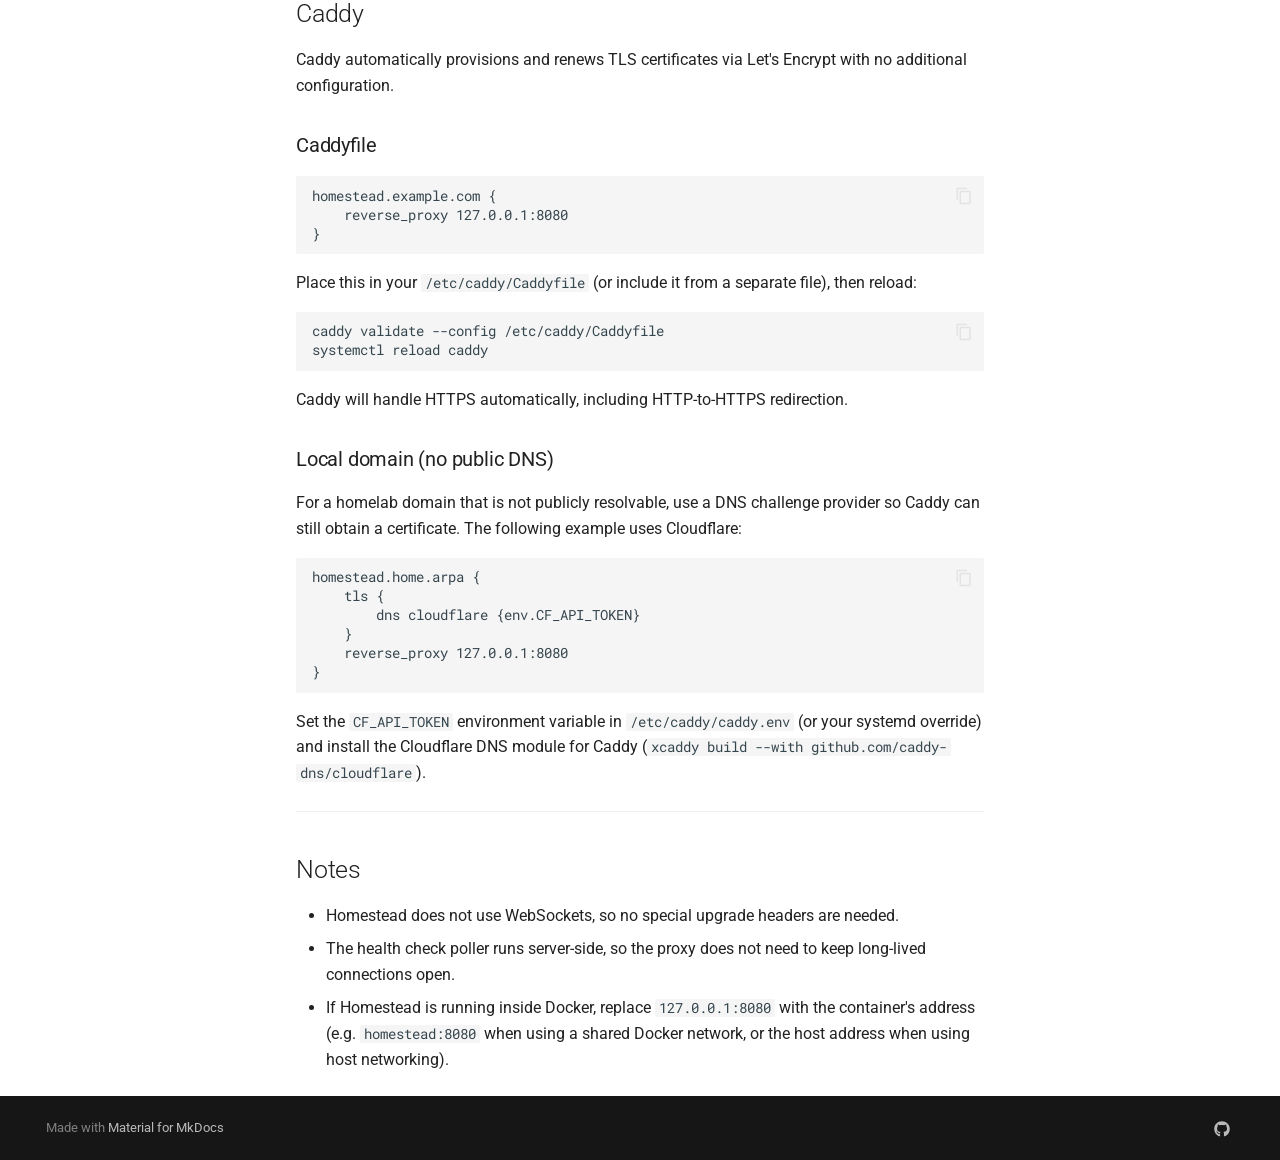
<file: reverse-proxy/index.html>
<!doctype html>
<html lang="en" class="no-js">
  <head>
    
      <meta charset="utf-8">
      <meta name="viewport" content="width=device-width,initial-scale=1">
      
        <meta name="description" content="A lightweight, self-hosted personal dashboard for monitoring and accessing your home lab services.">
      
      
        <meta name="author" content="haydenk">
      
      
        <link rel="canonical" href="https://haydenk.github.io/homestead/reverse-proxy/">
      
      
        <link rel="prev" href="../configuration/">
      
      
        <link rel="next" href="../icons/">
      
      
        
      
      
      <link rel="icon" href="../assets/images/favicon.png">
      <meta name="generator" content="mkdocs-1.6.1, mkdocs-material-9.7.6">
    
    
      
        <title>Reverse Proxy - Homestead</title>
      
    
    
      <link rel="stylesheet" href="../assets/stylesheets/main.484c7ddc.min.css">
      
        
        <link rel="stylesheet" href="../assets/stylesheets/palette.ab4e12ef.min.css">
      
      


    
    
      
    
    
      
        
        
        <link rel="preconnect" href="https://fonts.gstatic.com" crossorigin>
        <link rel="stylesheet" href="https://fonts.googleapis.com/css?family=Roboto:300,300i,400,400i,700,700i%7CRoboto+Mono:400,400i,700,700i&display=fallback">
        <style>:root{--md-text-font:"Roboto";--md-code-font:"Roboto Mono"}</style>
      
    
    
      <link rel="stylesheet" href="../stylesheets/extra.css">
    
    <script>__md_scope=new URL("..",location),__md_hash=e=>[...e].reduce(((e,_)=>(e<<5)-e+_.charCodeAt(0)),0),__md_get=(e,_=localStorage,t=__md_scope)=>JSON.parse(_.getItem(t.pathname+"."+e)),__md_set=(e,_,t=localStorage,a=__md_scope)=>{try{t.setItem(a.pathname+"."+e,JSON.stringify(_))}catch(e){}}</script>
    
      

    
    
  </head>
  
  
    
    
      
    
    
    
    
    <body dir="ltr" data-md-color-scheme="slate" data-md-color-primary="indigo" data-md-color-accent="cyan">
  
    
    <input class="md-toggle" data-md-toggle="drawer" type="checkbox" id="__drawer" autocomplete="off">
    <input class="md-toggle" data-md-toggle="search" type="checkbox" id="__search" autocomplete="off">
    <label class="md-overlay" for="__drawer"></label>
    <div data-md-component="skip">
      
        
        <a href="#reverse-proxy" class="md-skip">
          Skip to content
        </a>
      
    </div>
    <div data-md-component="announce">
      
    </div>
    
    
      

  

<header class="md-header md-header--shadow" data-md-component="header">
  <nav class="md-header__inner md-grid" aria-label="Header">
    <a href=".." title="Homestead" class="md-header__button md-logo" aria-label="Homestead" data-md-component="logo">
      
  
  <svg xmlns="http://www.w3.org/2000/svg" viewBox="0 0 24 24"><path d="M10 20v-6h4v6h5v-8h3L12 3 2 12h3v8z"/></svg>

    </a>
    <label class="md-header__button md-icon" for="__drawer">
      
      <svg xmlns="http://www.w3.org/2000/svg" viewBox="0 0 24 24"><path d="M3 6h18v2H3zm0 5h18v2H3zm0 5h18v2H3z"/></svg>
    </label>
    <div class="md-header__title" data-md-component="header-title">
      <div class="md-header__ellipsis">
        <div class="md-header__topic">
          <span class="md-ellipsis">
            Homestead
          </span>
        </div>
        <div class="md-header__topic" data-md-component="header-topic">
          <span class="md-ellipsis">
            
              Reverse Proxy
            
          </span>
        </div>
      </div>
    </div>
    
      
        <form class="md-header__option" data-md-component="palette">
  
    
    
    
    <input class="md-option" data-md-color-media="(prefers-color-scheme: dark)" data-md-color-scheme="slate" data-md-color-primary="indigo" data-md-color-accent="cyan"  aria-hidden="true"  type="radio" name="__palette" id="__palette_0">
    
  
    
    
    
    <input class="md-option" data-md-color-media="(prefers-color-scheme: light)" data-md-color-scheme="default" data-md-color-primary="indigo" data-md-color-accent="cyan"  aria-hidden="true"  type="radio" name="__palette" id="__palette_1">
    
  
</form>
      
    
    
      <script>var palette=__md_get("__palette");if(palette&&palette.color){if("(prefers-color-scheme)"===palette.color.media){var media=matchMedia("(prefers-color-scheme: light)"),input=document.querySelector(media.matches?"[data-md-color-media='(prefers-color-scheme: light)']":"[data-md-color-media='(prefers-color-scheme: dark)']");palette.color.media=input.getAttribute("data-md-color-media"),palette.color.scheme=input.getAttribute("data-md-color-scheme"),palette.color.primary=input.getAttribute("data-md-color-primary"),palette.color.accent=input.getAttribute("data-md-color-accent")}for(var[key,value]of Object.entries(palette.color))document.body.setAttribute("data-md-color-"+key,value)}</script>
    
    
    
      
      
        <label class="md-header__button md-icon" for="__search">
          
          <svg xmlns="http://www.w3.org/2000/svg" viewBox="0 0 24 24"><path d="M9.5 3A6.5 6.5 0 0 1 16 9.5c0 1.61-.59 3.09-1.56 4.23l.27.27h.79l5 5-1.5 1.5-5-5v-.79l-.27-.27A6.52 6.52 0 0 1 9.5 16 6.5 6.5 0 0 1 3 9.5 6.5 6.5 0 0 1 9.5 3m0 2C7 5 5 7 5 9.5S7 14 9.5 14 14 12 14 9.5 12 5 9.5 5"/></svg>
        </label>
        <div class="md-search" data-md-component="search" role="dialog">
  <label class="md-search__overlay" for="__search"></label>
  <div class="md-search__inner" role="search">
    <form class="md-search__form" name="search">
      <input type="text" class="md-search__input" name="query" aria-label="Search" placeholder="Search" autocapitalize="off" autocorrect="off" autocomplete="off" spellcheck="false" data-md-component="search-query" required>
      <label class="md-search__icon md-icon" for="__search">
        
        <svg xmlns="http://www.w3.org/2000/svg" viewBox="0 0 24 24"><path d="M9.5 3A6.5 6.5 0 0 1 16 9.5c0 1.61-.59 3.09-1.56 4.23l.27.27h.79l5 5-1.5 1.5-5-5v-.79l-.27-.27A6.52 6.52 0 0 1 9.5 16 6.5 6.5 0 0 1 3 9.5 6.5 6.5 0 0 1 9.5 3m0 2C7 5 5 7 5 9.5S7 14 9.5 14 14 12 14 9.5 12 5 9.5 5"/></svg>
        
        <svg xmlns="http://www.w3.org/2000/svg" viewBox="0 0 24 24"><path d="M20 11v2H8l5.5 5.5-1.42 1.42L4.16 12l7.92-7.92L13.5 5.5 8 11z"/></svg>
      </label>
      <nav class="md-search__options" aria-label="Search">
        
        <button type="reset" class="md-search__icon md-icon" title="Clear" aria-label="Clear" tabindex="-1">
          
          <svg xmlns="http://www.w3.org/2000/svg" viewBox="0 0 24 24"><path d="M19 6.41 17.59 5 12 10.59 6.41 5 5 6.41 10.59 12 5 17.59 6.41 19 12 13.41 17.59 19 19 17.59 13.41 12z"/></svg>
        </button>
      </nav>
      
        <div class="md-search__suggest" data-md-component="search-suggest"></div>
      
    </form>
    <div class="md-search__output">
      <div class="md-search__scrollwrap" tabindex="0" data-md-scrollfix>
        <div class="md-search-result" data-md-component="search-result">
          <div class="md-search-result__meta">
            Initializing search
          </div>
          <ol class="md-search-result__list" role="presentation"></ol>
        </div>
      </div>
    </div>
  </div>
</div>
      
    
    
      <div class="md-header__source">
        <a href="https://github.com/haydenk/homestead" title="Go to repository" class="md-source" data-md-component="source">
  <div class="md-source__icon md-icon">
    
    <svg xmlns="http://www.w3.org/2000/svg" viewBox="0 0 512 512"><!--! Font Awesome Free 7.1.0 by @fontawesome - https://fontawesome.com License - https://fontawesome.com/license/free (Icons: CC BY 4.0, Fonts: SIL OFL 1.1, Code: MIT License) Copyright 2025 Fonticons, Inc.--><path d="M173.9 397.4c0 2-2.3 3.6-5.2 3.6-3.3.3-5.6-1.3-5.6-3.6 0-2 2.3-3.6 5.2-3.6 3-.3 5.6 1.3 5.6 3.6m-31.1-4.5c-.7 2 1.3 4.3 4.3 4.9 2.6 1 5.6 0 6.2-2s-1.3-4.3-4.3-5.2c-2.6-.7-5.5.3-6.2 2.3m44.2-1.7c-2.9.7-4.9 2.6-4.6 4.9.3 2 2.9 3.3 5.9 2.6 2.9-.7 4.9-2.6 4.6-4.6-.3-1.9-3-3.2-5.9-2.9M252.8 8C114.1 8 8 113.3 8 252c0 110.9 69.8 205.8 169.5 239.2 12.8 2.3 17.3-5.6 17.3-12.1 0-6.2-.3-40.4-.3-61.4 0 0-70 15-84.7-29.8 0 0-11.4-29.1-27.8-36.6 0 0-22.9-15.7 1.6-15.4 0 0 24.9 2 38.6 25.8 21.9 38.6 58.6 27.5 72.9 20.9 2.3-16 8.8-27.1 16-33.7-55.9-6.2-112.3-14.3-112.3-110.5 0-27.5 7.6-41.3 23.6-58.9-2.6-6.5-11.1-33.3 2.6-67.9 20.9-6.5 69 27 69 27 20-5.6 41.5-8.5 62.8-8.5s42.8 2.9 62.8 8.5c0 0 48.1-33.6 69-27 13.7 34.7 5.2 61.4 2.6 67.9 16 17.7 25.8 31.5 25.8 58.9 0 96.5-58.9 104.2-114.8 110.5 9.2 7.9 17 22.9 17 46.4 0 33.7-.3 75.4-.3 83.6 0 6.5 4.6 14.4 17.3 12.1C436.2 457.8 504 362.9 504 252 504 113.3 391.5 8 252.8 8M105.2 352.9c-1.3 1-1 3.3.7 5.2 1.6 1.6 3.9 2.3 5.2 1 1.3-1 1-3.3-.7-5.2-1.6-1.6-3.9-2.3-5.2-1m-10.8-8.1c-.7 1.3.3 2.9 2.3 3.9 1.6 1 3.6.7 4.3-.7.7-1.3-.3-2.9-2.3-3.9-2-.6-3.6-.3-4.3.7m32.4 35.6c-1.6 1.3-1 4.3 1.3 6.2 2.3 2.3 5.2 2.6 6.5 1 1.3-1.3.7-4.3-1.3-6.2-2.2-2.3-5.2-2.6-6.5-1m-11.4-14.7c-1.6 1-1.6 3.6 0 5.9s4.3 3.3 5.6 2.3c1.6-1.3 1.6-3.9 0-6.2-1.4-2.3-4-3.3-5.6-2"/></svg>
  </div>
  <div class="md-source__repository">
    haydenk/homestead
  </div>
</a>
      </div>
    
  </nav>
  
</header>
    
    <div class="md-container" data-md-component="container">
      
      
        
          
        
      
      <main class="md-main" data-md-component="main">
        <div class="md-main__inner md-grid">
          
            
              
              <div class="md-sidebar md-sidebar--primary" data-md-component="sidebar" data-md-type="navigation" >
                <div class="md-sidebar__scrollwrap">
                  <div class="md-sidebar__inner">
                    



<nav class="md-nav md-nav--primary" aria-label="Navigation" data-md-level="0">
  <label class="md-nav__title" for="__drawer">
    <a href=".." title="Homestead" class="md-nav__button md-logo" aria-label="Homestead" data-md-component="logo">
      
  
  <svg xmlns="http://www.w3.org/2000/svg" viewBox="0 0 24 24"><path d="M10 20v-6h4v6h5v-8h3L12 3 2 12h3v8z"/></svg>

    </a>
    Homestead
  </label>
  
    <div class="md-nav__source">
      <a href="https://github.com/haydenk/homestead" title="Go to repository" class="md-source" data-md-component="source">
  <div class="md-source__icon md-icon">
    
    <svg xmlns="http://www.w3.org/2000/svg" viewBox="0 0 512 512"><!--! Font Awesome Free 7.1.0 by @fontawesome - https://fontawesome.com License - https://fontawesome.com/license/free (Icons: CC BY 4.0, Fonts: SIL OFL 1.1, Code: MIT License) Copyright 2025 Fonticons, Inc.--><path d="M173.9 397.4c0 2-2.3 3.6-5.2 3.6-3.3.3-5.6-1.3-5.6-3.6 0-2 2.3-3.6 5.2-3.6 3-.3 5.6 1.3 5.6 3.6m-31.1-4.5c-.7 2 1.3 4.3 4.3 4.9 2.6 1 5.6 0 6.2-2s-1.3-4.3-4.3-5.2c-2.6-.7-5.5.3-6.2 2.3m44.2-1.7c-2.9.7-4.9 2.6-4.6 4.9.3 2 2.9 3.3 5.9 2.6 2.9-.7 4.9-2.6 4.6-4.6-.3-1.9-3-3.2-5.9-2.9M252.8 8C114.1 8 8 113.3 8 252c0 110.9 69.8 205.8 169.5 239.2 12.8 2.3 17.3-5.6 17.3-12.1 0-6.2-.3-40.4-.3-61.4 0 0-70 15-84.7-29.8 0 0-11.4-29.1-27.8-36.6 0 0-22.9-15.7 1.6-15.4 0 0 24.9 2 38.6 25.8 21.9 38.6 58.6 27.5 72.9 20.9 2.3-16 8.8-27.1 16-33.7-55.9-6.2-112.3-14.3-112.3-110.5 0-27.5 7.6-41.3 23.6-58.9-2.6-6.5-11.1-33.3 2.6-67.9 20.9-6.5 69 27 69 27 20-5.6 41.5-8.5 62.8-8.5s42.8 2.9 62.8 8.5c0 0 48.1-33.6 69-27 13.7 34.7 5.2 61.4 2.6 67.9 16 17.7 25.8 31.5 25.8 58.9 0 96.5-58.9 104.2-114.8 110.5 9.2 7.9 17 22.9 17 46.4 0 33.7-.3 75.4-.3 83.6 0 6.5 4.6 14.4 17.3 12.1C436.2 457.8 504 362.9 504 252 504 113.3 391.5 8 252.8 8M105.2 352.9c-1.3 1-1 3.3.7 5.2 1.6 1.6 3.9 2.3 5.2 1 1.3-1 1-3.3-.7-5.2-1.6-1.6-3.9-2.3-5.2-1m-10.8-8.1c-.7 1.3.3 2.9 2.3 3.9 1.6 1 3.6.7 4.3-.7.7-1.3-.3-2.9-2.3-3.9-2-.6-3.6-.3-4.3.7m32.4 35.6c-1.6 1.3-1 4.3 1.3 6.2 2.3 2.3 5.2 2.6 6.5 1 1.3-1.3.7-4.3-1.3-6.2-2.2-2.3-5.2-2.6-6.5-1m-11.4-14.7c-1.6 1-1.6 3.6 0 5.9s4.3 3.3 5.6 2.3c1.6-1.3 1.6-3.9 0-6.2-1.4-2.3-4-3.3-5.6-2"/></svg>
  </div>
  <div class="md-source__repository">
    haydenk/homestead
  </div>
</a>
    </div>
  
  <ul class="md-nav__list" data-md-scrollfix>
    
      
      
  
  
  
  
    <li class="md-nav__item">
      <a href=".." class="md-nav__link">
        
  
  
  <span class="md-ellipsis">
    
  
    Home
  

    
  </span>
  
  

      </a>
    </li>
  

    
      
      
  
  
  
  
    
    
    
    
      
        
        
      
    
    
    <li class="md-nav__item md-nav__item--section md-nav__item--nested">
      
        
        
        <input class="md-nav__toggle md-toggle " type="checkbox" id="__nav_2" >
        
          
          <label class="md-nav__link" for="__nav_2" id="__nav_2_label" tabindex="">
            
  
  
  <span class="md-ellipsis">
    
  
    Getting Started
  

    
  </span>
  
  

            <span class="md-nav__icon md-icon"></span>
          </label>
        
        <nav class="md-nav" data-md-level="1" aria-labelledby="__nav_2_label" aria-expanded="false">
          <label class="md-nav__title" for="__nav_2">
            <span class="md-nav__icon md-icon"></span>
            
  
    Getting Started
  

          </label>
          <ul class="md-nav__list" data-md-scrollfix>
            
              
                
  
  
  
  
    <li class="md-nav__item">
      <a href="../installation/" class="md-nav__link">
        
  
  
  <span class="md-ellipsis">
    
  
    Installation
  

    
  </span>
  
  

      </a>
    </li>
  

              
            
              
                
  
  
  
  
    <li class="md-nav__item">
      <a href="../configuration/" class="md-nav__link">
        
  
  
  <span class="md-ellipsis">
    
  
    Configuration
  

    
  </span>
  
  

      </a>
    </li>
  

              
            
          </ul>
        </nav>
      
    </li>
  

    
      
      
  
  
    
  
  
  
    
    
    
    
      
        
        
      
    
    
    <li class="md-nav__item md-nav__item--active md-nav__item--section md-nav__item--nested">
      
        
        
        <input class="md-nav__toggle md-toggle " type="checkbox" id="__nav_3" checked>
        
          
          <label class="md-nav__link" for="__nav_3" id="__nav_3_label" tabindex="">
            
  
  
  <span class="md-ellipsis">
    
  
    Guides
  

    
  </span>
  
  

            <span class="md-nav__icon md-icon"></span>
          </label>
        
        <nav class="md-nav" data-md-level="1" aria-labelledby="__nav_3_label" aria-expanded="true">
          <label class="md-nav__title" for="__nav_3">
            <span class="md-nav__icon md-icon"></span>
            
  
    Guides
  

          </label>
          <ul class="md-nav__list" data-md-scrollfix>
            
              
                
  
  
    
  
  
  
    <li class="md-nav__item md-nav__item--active">
      
      <input class="md-nav__toggle md-toggle" type="checkbox" id="__toc">
      
      
        
      
      
        <label class="md-nav__link md-nav__link--active" for="__toc">
          
  
  
  <span class="md-ellipsis">
    
  
    Reverse Proxy
  

    
  </span>
  
  

          <span class="md-nav__icon md-icon"></span>
        </label>
      
      <a href="./" class="md-nav__link md-nav__link--active">
        
  
  
  <span class="md-ellipsis">
    
  
    Reverse Proxy
  

    
  </span>
  
  

      </a>
      
        

<nav class="md-nav md-nav--secondary" aria-label="Table of contents">
  
  
  
    
  
  
    <label class="md-nav__title" for="__toc">
      <span class="md-nav__icon md-icon"></span>
      Table of contents
    </label>
    <ul class="md-nav__list" data-md-component="toc" data-md-scrollfix>
      
        <li class="md-nav__item">
  <a href="#nginx" class="md-nav__link">
    <span class="md-ellipsis">
      
        nginx
      
    </span>
  </a>
  
    <nav class="md-nav" aria-label="nginx">
      <ul class="md-nav__list">
        
          <li class="md-nav__item">
  <a href="#basic-http-proxy" class="md-nav__link">
    <span class="md-ellipsis">
      
        Basic HTTP proxy
      
    </span>
  </a>
  
</li>
        
          <li class="md-nav__item">
  <a href="#https-with-lets-encrypt-certbot" class="md-nav__link">
    <span class="md-ellipsis">
      
        HTTPS with Let's Encrypt (Certbot)
      
    </span>
  </a>
  
</li>
        
          <li class="md-nav__item">
  <a href="#reload-nginx" class="md-nav__link">
    <span class="md-ellipsis">
      
        Reload nginx
      
    </span>
  </a>
  
</li>
        
      </ul>
    </nav>
  
</li>
      
        <li class="md-nav__item">
  <a href="#caddy" class="md-nav__link">
    <span class="md-ellipsis">
      
        Caddy
      
    </span>
  </a>
  
    <nav class="md-nav" aria-label="Caddy">
      <ul class="md-nav__list">
        
          <li class="md-nav__item">
  <a href="#caddyfile" class="md-nav__link">
    <span class="md-ellipsis">
      
        Caddyfile
      
    </span>
  </a>
  
</li>
        
          <li class="md-nav__item">
  <a href="#local-domain-no-public-dns" class="md-nav__link">
    <span class="md-ellipsis">
      
        Local domain (no public DNS)
      
    </span>
  </a>
  
</li>
        
      </ul>
    </nav>
  
</li>
      
        <li class="md-nav__item">
  <a href="#notes" class="md-nav__link">
    <span class="md-ellipsis">
      
        Notes
      
    </span>
  </a>
  
</li>
      
    </ul>
  
</nav>
      
    </li>
  

              
            
              
                
  
  
  
  
    <li class="md-nav__item">
      <a href="../icons/" class="md-nav__link">
        
  
  
  <span class="md-ellipsis">
    
  
    Icons
  

    
  </span>
  
  

      </a>
    </li>
  

              
            
          </ul>
        </nav>
      
    </li>
  

    
      
      
  
  
  
  
    
    
    
    
      
        
        
      
    
    
    <li class="md-nav__item md-nav__item--section md-nav__item--nested">
      
        
        
        <input class="md-nav__toggle md-toggle " type="checkbox" id="__nav_4" >
        
          
          <label class="md-nav__link" for="__nav_4" id="__nav_4_label" tabindex="">
            
  
  
  <span class="md-ellipsis">
    
  
    Reference
  

    
  </span>
  
  

            <span class="md-nav__icon md-icon"></span>
          </label>
        
        <nav class="md-nav" data-md-level="1" aria-labelledby="__nav_4_label" aria-expanded="false">
          <label class="md-nav__title" for="__nav_4">
            <span class="md-nav__icon md-icon"></span>
            
  
    Reference
  

          </label>
          <ul class="md-nav__list" data-md-scrollfix>
            
              
                
  
  
  
  
    <li class="md-nav__item">
      <a href="../api/" class="md-nav__link">
        
  
  
  <span class="md-ellipsis">
    
  
    API
  

    
  </span>
  
  

      </a>
    </li>
  

              
            
              
                
  
  
  
  
    <li class="md-nav__item">
      <a href="../development/" class="md-nav__link">
        
  
  
  <span class="md-ellipsis">
    
  
    Development
  

    
  </span>
  
  

      </a>
    </li>
  

              
            
          </ul>
        </nav>
      
    </li>
  

    
  </ul>
</nav>
                  </div>
                </div>
              </div>
            
            
              
              <div class="md-sidebar md-sidebar--secondary" data-md-component="sidebar" data-md-type="toc" >
                <div class="md-sidebar__scrollwrap">
                  <div class="md-sidebar__inner">
                    

<nav class="md-nav md-nav--secondary" aria-label="Table of contents">
  
  
  
    
  
  
    <label class="md-nav__title" for="__toc">
      <span class="md-nav__icon md-icon"></span>
      Table of contents
    </label>
    <ul class="md-nav__list" data-md-component="toc" data-md-scrollfix>
      
        <li class="md-nav__item">
  <a href="#nginx" class="md-nav__link">
    <span class="md-ellipsis">
      
        nginx
      
    </span>
  </a>
  
    <nav class="md-nav" aria-label="nginx">
      <ul class="md-nav__list">
        
          <li class="md-nav__item">
  <a href="#basic-http-proxy" class="md-nav__link">
    <span class="md-ellipsis">
      
        Basic HTTP proxy
      
    </span>
  </a>
  
</li>
        
          <li class="md-nav__item">
  <a href="#https-with-lets-encrypt-certbot" class="md-nav__link">
    <span class="md-ellipsis">
      
        HTTPS with Let's Encrypt (Certbot)
      
    </span>
  </a>
  
</li>
        
          <li class="md-nav__item">
  <a href="#reload-nginx" class="md-nav__link">
    <span class="md-ellipsis">
      
        Reload nginx
      
    </span>
  </a>
  
</li>
        
      </ul>
    </nav>
  
</li>
      
        <li class="md-nav__item">
  <a href="#caddy" class="md-nav__link">
    <span class="md-ellipsis">
      
        Caddy
      
    </span>
  </a>
  
    <nav class="md-nav" aria-label="Caddy">
      <ul class="md-nav__list">
        
          <li class="md-nav__item">
  <a href="#caddyfile" class="md-nav__link">
    <span class="md-ellipsis">
      
        Caddyfile
      
    </span>
  </a>
  
</li>
        
          <li class="md-nav__item">
  <a href="#local-domain-no-public-dns" class="md-nav__link">
    <span class="md-ellipsis">
      
        Local domain (no public DNS)
      
    </span>
  </a>
  
</li>
        
      </ul>
    </nav>
  
</li>
      
        <li class="md-nav__item">
  <a href="#notes" class="md-nav__link">
    <span class="md-ellipsis">
      
        Notes
      
    </span>
  </a>
  
</li>
      
    </ul>
  
</nav>
                  </div>
                </div>
              </div>
            
          
          
            <div class="md-content" data-md-component="content">
              
              <article class="md-content__inner md-typeset">
                
                  


  
  


<h1 id="reverse-proxy">Reverse Proxy<a class="headerlink" href="#reverse-proxy" title="Permanent link">&para;</a></h1>
<p>Running Homestead behind a reverse proxy allows you to expose the dashboard over HTTPS, use a custom domain, and avoid exposing the raw port directly. Homestead is a plain HTTP server, so no special upstream configuration is required.</p>
<p>By default, Homestead binds to <code>127.0.0.1:8080</code>. The examples below assume this default; adjust the address and port to match your runtime options.</p>
<hr />
<h2 id="nginx">nginx<a class="headerlink" href="#nginx" title="Permanent link">&para;</a></h2>
<h3 id="basic-http-proxy">Basic HTTP proxy<a class="headerlink" href="#basic-http-proxy" title="Permanent link">&para;</a></h3>
<div class="highlight"><pre><span></span><code><a id="__codelineno-0-1" name="__codelineno-0-1" href="#__codelineno-0-1"></a><span class="k">server</span><span class="w"> </span><span class="p">{</span>
<a id="__codelineno-0-2" name="__codelineno-0-2" href="#__codelineno-0-2"></a><span class="w">    </span><span class="kn">listen</span><span class="w"> </span><span class="mi">80</span><span class="p">;</span>
<a id="__codelineno-0-3" name="__codelineno-0-3" href="#__codelineno-0-3"></a><span class="w">    </span><span class="kn">server_name</span><span class="w"> </span><span class="s">homestead.example.com</span><span class="p">;</span>
<a id="__codelineno-0-4" name="__codelineno-0-4" href="#__codelineno-0-4"></a>
<a id="__codelineno-0-5" name="__codelineno-0-5" href="#__codelineno-0-5"></a><span class="w">    </span><span class="kn">location</span><span class="w"> </span><span class="s">/</span><span class="w"> </span><span class="p">{</span>
<a id="__codelineno-0-6" name="__codelineno-0-6" href="#__codelineno-0-6"></a><span class="w">        </span><span class="kn">proxy_pass</span><span class="w">         </span><span class="s">http://127.0.0.1:8080</span><span class="p">;</span>
<a id="__codelineno-0-7" name="__codelineno-0-7" href="#__codelineno-0-7"></a><span class="w">        </span><span class="kn">proxy_set_header</span><span class="w">   </span><span class="s">Host</span><span class="w">              </span><span class="nv">$host</span><span class="p">;</span>
<a id="__codelineno-0-8" name="__codelineno-0-8" href="#__codelineno-0-8"></a><span class="w">        </span><span class="kn">proxy_set_header</span><span class="w">   </span><span class="s">X-Real-IP</span><span class="w">         </span><span class="nv">$remote_addr</span><span class="p">;</span>
<a id="__codelineno-0-9" name="__codelineno-0-9" href="#__codelineno-0-9"></a><span class="w">        </span><span class="kn">proxy_set_header</span><span class="w">   </span><span class="s">X-Forwarded-For</span><span class="w">   </span><span class="nv">$proxy_add_x_forwarded_for</span><span class="p">;</span>
<a id="__codelineno-0-10" name="__codelineno-0-10" href="#__codelineno-0-10"></a><span class="w">        </span><span class="kn">proxy_set_header</span><span class="w">   </span><span class="s">X-Forwarded-Proto</span><span class="w"> </span><span class="nv">$scheme</span><span class="p">;</span>
<a id="__codelineno-0-11" name="__codelineno-0-11" href="#__codelineno-0-11"></a><span class="w">    </span><span class="p">}</span>
<a id="__codelineno-0-12" name="__codelineno-0-12" href="#__codelineno-0-12"></a><span class="p">}</span>
</code></pre></div>
<h3 id="https-with-lets-encrypt-certbot">HTTPS with Let's Encrypt (Certbot)<a class="headerlink" href="#https-with-lets-encrypt-certbot" title="Permanent link">&para;</a></h3>
<p>Install Certbot and obtain a certificate, then use the following configuration:</p>
<div class="highlight"><pre><span></span><code><a id="__codelineno-1-1" name="__codelineno-1-1" href="#__codelineno-1-1"></a><span class="k">server</span><span class="w"> </span><span class="p">{</span>
<a id="__codelineno-1-2" name="__codelineno-1-2" href="#__codelineno-1-2"></a><span class="w">    </span><span class="kn">listen</span><span class="w"> </span><span class="mi">443</span><span class="w"> </span><span class="s">ssl</span><span class="p">;</span>
<a id="__codelineno-1-3" name="__codelineno-1-3" href="#__codelineno-1-3"></a><span class="w">    </span><span class="kn">server_name</span><span class="w"> </span><span class="s">homestead.example.com</span><span class="p">;</span>
<a id="__codelineno-1-4" name="__codelineno-1-4" href="#__codelineno-1-4"></a>
<a id="__codelineno-1-5" name="__codelineno-1-5" href="#__codelineno-1-5"></a><span class="w">    </span><span class="kn">ssl_certificate</span><span class="w">     </span><span class="s">/etc/letsencrypt/live/homestead.example.com/fullchain.pem</span><span class="p">;</span>
<a id="__codelineno-1-6" name="__codelineno-1-6" href="#__codelineno-1-6"></a><span class="w">    </span><span class="kn">ssl_certificate_key</span><span class="w"> </span><span class="s">/etc/letsencrypt/live/homestead.example.com/privkey.pem</span><span class="p">;</span>
<a id="__codelineno-1-7" name="__codelineno-1-7" href="#__codelineno-1-7"></a><span class="w">    </span><span class="kn">include</span><span class="w">             </span><span class="s">/etc/letsencrypt/options-ssl-nginx.conf</span><span class="p">;</span>
<a id="__codelineno-1-8" name="__codelineno-1-8" href="#__codelineno-1-8"></a><span class="w">    </span><span class="kn">ssl_dhparam</span><span class="w">         </span><span class="s">/etc/letsencrypt/ssl-dhparams.pem</span><span class="p">;</span>
<a id="__codelineno-1-9" name="__codelineno-1-9" href="#__codelineno-1-9"></a>
<a id="__codelineno-1-10" name="__codelineno-1-10" href="#__codelineno-1-10"></a><span class="w">    </span><span class="kn">location</span><span class="w"> </span><span class="s">/</span><span class="w"> </span><span class="p">{</span>
<a id="__codelineno-1-11" name="__codelineno-1-11" href="#__codelineno-1-11"></a><span class="w">        </span><span class="kn">proxy_pass</span><span class="w">         </span><span class="s">http://127.0.0.1:8080</span><span class="p">;</span>
<a id="__codelineno-1-12" name="__codelineno-1-12" href="#__codelineno-1-12"></a><span class="w">        </span><span class="kn">proxy_set_header</span><span class="w">   </span><span class="s">Host</span><span class="w">              </span><span class="nv">$host</span><span class="p">;</span>
<a id="__codelineno-1-13" name="__codelineno-1-13" href="#__codelineno-1-13"></a><span class="w">        </span><span class="kn">proxy_set_header</span><span class="w">   </span><span class="s">X-Real-IP</span><span class="w">         </span><span class="nv">$remote_addr</span><span class="p">;</span>
<a id="__codelineno-1-14" name="__codelineno-1-14" href="#__codelineno-1-14"></a><span class="w">        </span><span class="kn">proxy_set_header</span><span class="w">   </span><span class="s">X-Forwarded-For</span><span class="w">   </span><span class="nv">$proxy_add_x_forwarded_for</span><span class="p">;</span>
<a id="__codelineno-1-15" name="__codelineno-1-15" href="#__codelineno-1-15"></a><span class="w">        </span><span class="kn">proxy_set_header</span><span class="w">   </span><span class="s">X-Forwarded-Proto</span><span class="w"> </span><span class="nv">$scheme</span><span class="p">;</span>
<a id="__codelineno-1-16" name="__codelineno-1-16" href="#__codelineno-1-16"></a><span class="w">    </span><span class="p">}</span>
<a id="__codelineno-1-17" name="__codelineno-1-17" href="#__codelineno-1-17"></a><span class="p">}</span>
<a id="__codelineno-1-18" name="__codelineno-1-18" href="#__codelineno-1-18"></a>
<a id="__codelineno-1-19" name="__codelineno-1-19" href="#__codelineno-1-19"></a><span class="k">server</span><span class="w"> </span><span class="p">{</span>
<a id="__codelineno-1-20" name="__codelineno-1-20" href="#__codelineno-1-20"></a><span class="w">    </span><span class="kn">listen</span><span class="w"> </span><span class="mi">80</span><span class="p">;</span>
<a id="__codelineno-1-21" name="__codelineno-1-21" href="#__codelineno-1-21"></a><span class="w">    </span><span class="kn">server_name</span><span class="w"> </span><span class="s">homestead.example.com</span><span class="p">;</span>
<a id="__codelineno-1-22" name="__codelineno-1-22" href="#__codelineno-1-22"></a><span class="w">    </span><span class="kn">return</span><span class="w"> </span><span class="mi">301</span><span class="w"> </span><span class="s">https://</span><span class="nv">$host$request_uri</span><span class="p">;</span>
<a id="__codelineno-1-23" name="__codelineno-1-23" href="#__codelineno-1-23"></a><span class="p">}</span>
</code></pre></div>
<p>Run Certbot to issue and configure the certificate automatically:</p>
<div class="highlight"><pre><span></span><code><a id="__codelineno-2-1" name="__codelineno-2-1" href="#__codelineno-2-1"></a>certbot<span class="w"> </span>--nginx<span class="w"> </span>-d<span class="w"> </span>homestead.example.com
</code></pre></div>
<h3 id="reload-nginx">Reload nginx<a class="headerlink" href="#reload-nginx" title="Permanent link">&para;</a></h3>
<div class="highlight"><pre><span></span><code><a id="__codelineno-3-1" name="__codelineno-3-1" href="#__codelineno-3-1"></a>nginx<span class="w"> </span>-t<span class="w"> </span><span class="o">&amp;&amp;</span><span class="w"> </span>systemctl<span class="w"> </span>reload<span class="w"> </span>nginx
</code></pre></div>
<hr />
<h2 id="caddy">Caddy<a class="headerlink" href="#caddy" title="Permanent link">&para;</a></h2>
<p>Caddy automatically provisions and renews TLS certificates via Let's Encrypt with no additional configuration.</p>
<h3 id="caddyfile">Caddyfile<a class="headerlink" href="#caddyfile" title="Permanent link">&para;</a></h3>
<div class="highlight"><pre><span></span><code><a id="__codelineno-4-1" name="__codelineno-4-1" href="#__codelineno-4-1"></a>homestead.example.com {
<a id="__codelineno-4-2" name="__codelineno-4-2" href="#__codelineno-4-2"></a>    reverse_proxy 127.0.0.1:8080
<a id="__codelineno-4-3" name="__codelineno-4-3" href="#__codelineno-4-3"></a>}
</code></pre></div>
<p>Place this in your <code>/etc/caddy/Caddyfile</code> (or include it from a separate file), then reload:</p>
<div class="highlight"><pre><span></span><code><a id="__codelineno-5-1" name="__codelineno-5-1" href="#__codelineno-5-1"></a>caddy<span class="w"> </span>validate<span class="w"> </span>--config<span class="w"> </span>/etc/caddy/Caddyfile
<a id="__codelineno-5-2" name="__codelineno-5-2" href="#__codelineno-5-2"></a>systemctl<span class="w"> </span>reload<span class="w"> </span>caddy
</code></pre></div>
<p>Caddy will handle HTTPS automatically, including HTTP-to-HTTPS redirection.</p>
<h3 id="local-domain-no-public-dns">Local domain (no public DNS)<a class="headerlink" href="#local-domain-no-public-dns" title="Permanent link">&para;</a></h3>
<p>For a homelab domain that is not publicly resolvable, use a DNS challenge provider so Caddy can still obtain a certificate. The following example uses Cloudflare:</p>
<div class="highlight"><pre><span></span><code><a id="__codelineno-6-1" name="__codelineno-6-1" href="#__codelineno-6-1"></a>homestead.home.arpa {
<a id="__codelineno-6-2" name="__codelineno-6-2" href="#__codelineno-6-2"></a>    tls {
<a id="__codelineno-6-3" name="__codelineno-6-3" href="#__codelineno-6-3"></a>        dns cloudflare {env.CF_API_TOKEN}
<a id="__codelineno-6-4" name="__codelineno-6-4" href="#__codelineno-6-4"></a>    }
<a id="__codelineno-6-5" name="__codelineno-6-5" href="#__codelineno-6-5"></a>    reverse_proxy 127.0.0.1:8080
<a id="__codelineno-6-6" name="__codelineno-6-6" href="#__codelineno-6-6"></a>}
</code></pre></div>
<p>Set the <code>CF_API_TOKEN</code> environment variable in <code>/etc/caddy/caddy.env</code> (or your systemd override) and install the Cloudflare DNS module for Caddy (<code>xcaddy build --with github.com/caddy-dns/cloudflare</code>).</p>
<hr />
<h2 id="notes">Notes<a class="headerlink" href="#notes" title="Permanent link">&para;</a></h2>
<ul>
<li>Homestead does not use WebSockets, so no special upgrade headers are needed.</li>
<li>The health check poller runs server-side, so the proxy does not need to keep long-lived connections open.</li>
<li>If Homestead is running inside Docker, replace <code>127.0.0.1:8080</code> with the container's address (e.g. <code>homestead:8080</code> when using a shared Docker network, or the host address when using host networking).</li>
</ul>












                
              </article>
            </div>
          
          
<script>var target=document.getElementById(location.hash.slice(1));target&&target.name&&(target.checked=target.name.startsWith("__tabbed_"))</script>
        </div>
        
          <button type="button" class="md-top md-icon" data-md-component="top" hidden>
  
  <svg xmlns="http://www.w3.org/2000/svg" viewBox="0 0 24 24"><path d="M13 20h-2V8l-5.5 5.5-1.42-1.42L12 4.16l7.92 7.92-1.42 1.42L13 8z"/></svg>
  Back to top
</button>
        
      </main>
      
        <footer class="md-footer">
  
  <div class="md-footer-meta md-typeset">
    <div class="md-footer-meta__inner md-grid">
      <div class="md-copyright">
  
  
    Made with
    <a href="https://squidfunk.github.io/mkdocs-material/" target="_blank" rel="noopener">
      Material for MkDocs
    </a>
  
</div>
      
        
<div class="md-social">
  
    
    
    
    
    <a href="https://github.com/haydenk/homestead" target="_blank" rel="noopener" title="Homestead on GitHub" class="md-social__link">
      <svg xmlns="http://www.w3.org/2000/svg" viewBox="0 0 512 512"><!--! Font Awesome Free 7.1.0 by @fontawesome - https://fontawesome.com License - https://fontawesome.com/license/free (Icons: CC BY 4.0, Fonts: SIL OFL 1.1, Code: MIT License) Copyright 2025 Fonticons, Inc.--><path d="M173.9 397.4c0 2-2.3 3.6-5.2 3.6-3.3.3-5.6-1.3-5.6-3.6 0-2 2.3-3.6 5.2-3.6 3-.3 5.6 1.3 5.6 3.6m-31.1-4.5c-.7 2 1.3 4.3 4.3 4.9 2.6 1 5.6 0 6.2-2s-1.3-4.3-4.3-5.2c-2.6-.7-5.5.3-6.2 2.3m44.2-1.7c-2.9.7-4.9 2.6-4.6 4.9.3 2 2.9 3.3 5.9 2.6 2.9-.7 4.9-2.6 4.6-4.6-.3-1.9-3-3.2-5.9-2.9M252.8 8C114.1 8 8 113.3 8 252c0 110.9 69.8 205.8 169.5 239.2 12.8 2.3 17.3-5.6 17.3-12.1 0-6.2-.3-40.4-.3-61.4 0 0-70 15-84.7-29.8 0 0-11.4-29.1-27.8-36.6 0 0-22.9-15.7 1.6-15.4 0 0 24.9 2 38.6 25.8 21.9 38.6 58.6 27.5 72.9 20.9 2.3-16 8.8-27.1 16-33.7-55.9-6.2-112.3-14.3-112.3-110.5 0-27.5 7.6-41.3 23.6-58.9-2.6-6.5-11.1-33.3 2.6-67.9 20.9-6.5 69 27 69 27 20-5.6 41.5-8.5 62.8-8.5s42.8 2.9 62.8 8.5c0 0 48.1-33.6 69-27 13.7 34.7 5.2 61.4 2.6 67.9 16 17.7 25.8 31.5 25.8 58.9 0 96.5-58.9 104.2-114.8 110.5 9.2 7.9 17 22.9 17 46.4 0 33.7-.3 75.4-.3 83.6 0 6.5 4.6 14.4 17.3 12.1C436.2 457.8 504 362.9 504 252 504 113.3 391.5 8 252.8 8M105.2 352.9c-1.3 1-1 3.3.7 5.2 1.6 1.6 3.9 2.3 5.2 1 1.3-1 1-3.3-.7-5.2-1.6-1.6-3.9-2.3-5.2-1m-10.8-8.1c-.7 1.3.3 2.9 2.3 3.9 1.6 1 3.6.7 4.3-.7.7-1.3-.3-2.9-2.3-3.9-2-.6-3.6-.3-4.3.7m32.4 35.6c-1.6 1.3-1 4.3 1.3 6.2 2.3 2.3 5.2 2.6 6.5 1 1.3-1.3.7-4.3-1.3-6.2-2.2-2.3-5.2-2.6-6.5-1m-11.4-14.7c-1.6 1-1.6 3.6 0 5.9s4.3 3.3 5.6 2.3c1.6-1.3 1.6-3.9 0-6.2-1.4-2.3-4-3.3-5.6-2"/></svg>
    </a>
  
</div>
      
    </div>
  </div>
</footer>
      
    </div>
    <div class="md-dialog" data-md-component="dialog">
      <div class="md-dialog__inner md-typeset"></div>
    </div>
    
    
    
      
      
      <script id="__config" type="application/json">{"annotate": null, "base": "..", "features": ["navigation.sections", "navigation.top", "navigation.instant", "search.suggest", "search.highlight", "content.code.copy", "content.code.annotate"], "search": "../assets/javascripts/workers/search.2c215733.min.js", "tags": null, "translations": {"clipboard.copied": "Copied to clipboard", "clipboard.copy": "Copy to clipboard", "search.result.more.one": "1 more on this page", "search.result.more.other": "# more on this page", "search.result.none": "No matching documents", "search.result.one": "1 matching document", "search.result.other": "# matching documents", "search.result.placeholder": "Type to start searching", "search.result.term.missing": "Missing", "select.version": "Select version"}, "version": null}</script>
    
    
      <script src="../assets/javascripts/bundle.79ae519e.min.js"></script>
      
    
  </body>
</html>
</file>
<file: stylesheets/extra.css>
.md-typeset .grid.cards > ul > li,
.md-typeset .grid.cards > .tabbed-content > .tabbed-block > ul > li {
  border: 0.05rem solid var(--md-default-fg-color--lightest);
  border-radius: 0.4rem;
  transition: border-color 0.25s, box-shadow 0.25s;
}

.md-typeset .grid.cards > ul > li:hover,
.md-typeset .grid.cards > .tabbed-content > .tabbed-block > ul > li:hover {
  border-color: var(--md-accent-fg-color);
  box-shadow: 0 0.4rem 1rem rgba(0, 0, 0, 0.1);
}
</file>
<file: assets/stylesheets/main.484c7ddc.min.css>
@charset "UTF-8";html{-webkit-text-size-adjust:none;-moz-text-size-adjust:none;text-size-adjust:none;box-sizing:border-box}*,:after,:before{box-sizing:inherit}@media (prefers-reduced-motion){*,:after,:before{transition:none!important}}body{margin:0}a,button,input,label{-webkit-tap-highlight-color:transparent}a{color:inherit;text-decoration:none}hr{border:0;box-sizing:initial;display:block;height:.05rem;overflow:visible;padding:0}small{font-size:80%}sub,sup{line-height:1em}img{border-style:none}table{border-collapse:initial;border-spacing:0}td,th{font-weight:400;vertical-align:top}button{background:#0000;border:0;font-family:inherit;font-size:inherit;margin:0;padding:0}input{border:0;outline:none}:root{--md-primary-fg-color:#4051b5;--md-primary-fg-color--light:#5d6cc0;--md-primary-fg-color--dark:#303fa1;--md-primary-bg-color:#fff;--md-primary-bg-color--light:#ffffffb3;--md-accent-fg-color:#526cfe;--md-accent-fg-color--transparent:#526cfe1a;--md-accent-bg-color:#fff;--md-accent-bg-color--light:#ffffffb3}[data-md-color-scheme=default]{color-scheme:light}[data-md-color-scheme=default] img[src$="#gh-dark-mode-only"],[data-md-color-scheme=default] img[src$="#only-dark"]{display:none}:root,[data-md-color-scheme=default]{--md-hue:225deg;--md-default-fg-color:#000000de;--md-default-fg-color--light:#0000008a;--md-default-fg-color--lighter:#00000052;--md-default-fg-color--lightest:#00000012;--md-default-bg-color:#fff;--md-default-bg-color--light:#ffffffb3;--md-default-bg-color--lighter:#ffffff4d;--md-default-bg-color--lightest:#ffffff1f;--md-code-fg-color:#36464e;--md-code-bg-color:#f5f5f5;--md-code-bg-color--light:#f5f5f5b3;--md-code-bg-color--lighter:#f5f5f54d;--md-code-hl-color:#4287ff;--md-code-hl-color--light:#4287ff1a;--md-code-hl-number-color:#d52a2a;--md-code-hl-special-color:#db1457;--md-code-hl-function-color:#a846b9;--md-code-hl-constant-color:#6e59d9;--md-code-hl-keyword-color:#3f6ec6;--md-code-hl-string-color:#1c7d4d;--md-code-hl-name-color:var(--md-code-fg-color);--md-code-hl-operator-color:var(--md-default-fg-color--light);--md-code-hl-punctuation-color:var(--md-default-fg-color--light);--md-code-hl-comment-color:var(--md-default-fg-color--light);--md-code-hl-generic-color:var(--md-default-fg-color--light);--md-code-hl-variable-color:var(--md-default-fg-color--light);--md-typeset-color:var(--md-default-fg-color);--md-typeset-a-color:var(--md-primary-fg-color);--md-typeset-del-color:#f5503d26;--md-typeset-ins-color:#0bd57026;--md-typeset-kbd-color:#fafafa;--md-typeset-kbd-accent-color:#fff;--md-typeset-kbd-border-color:#b8b8b8;--md-typeset-mark-color:#ffff0080;--md-typeset-table-color:#0000001f;--md-typeset-table-color--light:rgba(0,0,0,.035);--md-admonition-fg-color:var(--md-default-fg-color);--md-admonition-bg-color:var(--md-default-bg-color);--md-warning-fg-color:#000000de;--md-warning-bg-color:#ff9;--md-footer-fg-color:#fff;--md-footer-fg-color--light:#ffffffb3;--md-footer-fg-color--lighter:#ffffff73;--md-footer-bg-color:#000000de;--md-footer-bg-color--dark:#00000052;--md-shadow-z1:0 0.2rem 0.5rem #0000000d,0 0 0.05rem #0000001a;--md-shadow-z2:0 0.2rem 0.5rem #0000001a,0 0 0.05rem #00000040;--md-shadow-z3:0 0.2rem 0.5rem #0003,0 0 0.05rem #00000059}.md-icon svg{fill:currentcolor;display:block;height:1.2rem;width:1.2rem}body{-webkit-font-smoothing:antialiased;-moz-osx-font-smoothing:grayscale;--md-text-font-family:var(--md-text-font,_),-apple-system,BlinkMacSystemFont,Helvetica,Arial,sans-serif;--md-code-font-family:var(--md-code-font,_),SFMono-Regular,Consolas,Menlo,monospace}aside,body,input{font-feature-settings:"kern","liga";color:var(--md-typeset-color);font-family:var(--md-text-font-family)}code,kbd,pre{font-feature-settings:"kern";font-family:var(--md-code-font-family)}:root{--md-typeset-table-sort-icon:url('data:image/svg+xml;charset=utf-8,<svg xmlns="http://www.w3.org/2000/svg" viewBox="0 0 24 24"><path d="m18 21-4-4h3V7h-3l4-4 4 4h-3v10h3M2 19v-2h10v2M2 13v-2h7v2M2 7V5h4v2z"/></svg>');--md-typeset-table-sort-icon--asc:url('data:image/svg+xml;charset=utf-8,<svg xmlns="http://www.w3.org/2000/svg" viewBox="0 0 24 24"><path d="M19 17h3l-4 4-4-4h3V3h2M2 17h10v2H2M6 5v2H2V5m0 6h7v2H2z"/></svg>');--md-typeset-table-sort-icon--desc:url('data:image/svg+xml;charset=utf-8,<svg xmlns="http://www.w3.org/2000/svg" viewBox="0 0 24 24"><path d="M19 7h3l-4-4-4 4h3v14h2M2 17h10v2H2M6 5v2H2V5m0 6h7v2H2z"/></svg>')}.md-typeset{-webkit-print-color-adjust:exact;color-adjust:exact;font-size:.8rem;line-height:1.6;overflow-wrap:break-word}@media print{.md-typeset{font-size:.68rem}}.md-typeset blockquote,.md-typeset dl,.md-typeset figure,.md-typeset ol,.md-typeset pre,.md-typeset ul{margin-bottom:1em;margin-top:1em}.md-typeset h1{color:var(--md-default-fg-color--light);font-size:2em;line-height:1.3;margin:0 0 1.25em}.md-typeset h1,.md-typeset h2{font-weight:300;letter-spacing:-.01em}.md-typeset h2{font-size:1.5625em;line-height:1.4;margin:1.6em 0 .64em}.md-typeset h3{font-size:1.25em;font-weight:400;letter-spacing:-.01em;line-height:1.5;margin:1.6em 0 .8em}.md-typeset h2+h3{margin-top:.8em}.md-typeset h4{font-weight:700;letter-spacing:-.01em;margin:1em 0}.md-typeset h5,.md-typeset h6{color:var(--md-default-fg-color--light);font-size:.8em;font-weight:700;letter-spacing:-.01em;margin:1.25em 0}.md-typeset h5{text-transform:uppercase}.md-typeset h5 code{text-transform:none}.md-typeset hr{border-bottom:.05rem solid var(--md-default-fg-color--lightest);display:flow-root;margin:1.5em 0}.md-typeset a{color:var(--md-typeset-a-color);word-break:break-word}.md-typeset a,.md-typeset a:before{transition:color 125ms}.md-typeset a:focus,.md-typeset a:hover{color:var(--md-accent-fg-color)}.md-typeset a:focus code,.md-typeset a:hover code{background-color:var(--md-accent-fg-color--transparent);color:var(--md-accent-fg-color)}.md-typeset a code{color:var(--md-typeset-a-color)}.md-typeset a.focus-visible{outline-color:var(--md-accent-fg-color);outline-offset:.2rem}.md-typeset code,.md-typeset kbd,.md-typeset pre{color:var(--md-code-fg-color);direction:ltr;font-variant-ligatures:none;transition:background-color 125ms}@media print{.md-typeset code,.md-typeset kbd,.md-typeset pre{white-space:pre-wrap}}.md-typeset code{background-color:var(--md-code-bg-color);border-radius:.1rem;-webkit-box-decoration-break:clone;box-decoration-break:clone;font-size:.85em;padding:0 .2941176471em;transition:color 125ms,background-color 125ms;word-break:break-word}.md-typeset code:not(.focus-visible){-webkit-tap-highlight-color:transparent;outline:none}.md-typeset pre{display:flow-root;line-height:1.4;position:relative}.md-typeset pre>code{-webkit-box-decoration-break:slice;box-decoration-break:slice;box-shadow:none;display:block;margin:0;outline-color:var(--md-accent-fg-color);overflow:auto;padding:.7720588235em 1.1764705882em;scrollbar-color:var(--md-default-fg-color--lighter) #0000;scrollbar-width:thin;touch-action:auto;word-break:normal}.md-typeset pre>code:hover{scrollbar-color:var(--md-accent-fg-color) #0000}.md-typeset pre>code::-webkit-scrollbar{height:.2rem;width:.2rem}.md-typeset pre>code::-webkit-scrollbar-thumb{background-color:var(--md-default-fg-color--lighter)}.md-typeset pre>code::-webkit-scrollbar-thumb:hover{background-color:var(--md-accent-fg-color)}.md-typeset kbd{background-color:var(--md-typeset-kbd-color);border-radius:.1rem;box-shadow:0 .1rem 0 .05rem var(--md-typeset-kbd-border-color),0 .1rem 0 var(--md-typeset-kbd-border-color),0 -.1rem .2rem var(--md-typeset-kbd-accent-color) inset;color:var(--md-default-fg-color);display:inline-block;font-size:.75em;padding:0 .6666666667em;vertical-align:text-top;word-break:break-word}.md-typeset mark{background-color:var(--md-typeset-mark-color);-webkit-box-decoration-break:clone;box-decoration-break:clone;color:inherit;word-break:break-word}.md-typeset abbr{cursor:help;text-decoration:none}.md-typeset [data-preview],.md-typeset abbr{border-bottom:.05rem dotted var(--md-default-fg-color--light)}.md-typeset small{opacity:.75}[dir=ltr] .md-typeset sub,[dir=ltr] .md-typeset sup{margin-left:.078125em}[dir=rtl] .md-typeset sub,[dir=rtl] .md-typeset sup{margin-right:.078125em}[dir=ltr] .md-typeset blockquote{padding-left:.6rem}[dir=rtl] .md-typeset blockquote{padding-right:.6rem}[dir=ltr] .md-typeset blockquote{border-left:.2rem solid var(--md-default-fg-color--lighter)}[dir=rtl] .md-typeset blockquote{border-right:.2rem solid var(--md-default-fg-color--lighter)}.md-typeset blockquote{color:var(--md-default-fg-color--light);margin-left:0;margin-right:0}.md-typeset ul{list-style-type:disc}.md-typeset ul[type]{list-style-type:revert-layer}[dir=ltr] .md-typeset ol,[dir=ltr] .md-typeset ul{margin-left:.625em}[dir=rtl] .md-typeset ol,[dir=rtl] .md-typeset ul{margin-right:.625em}.md-typeset ol,.md-typeset ul{padding:0}.md-typeset ol:not([hidden]),.md-typeset ul:not([hidden]){display:flow-root}.md-typeset ol ol,.md-typeset ul ol{list-style-type:lower-alpha}.md-typeset ol ol ol,.md-typeset ul ol ol{list-style-type:lower-roman}.md-typeset ol ol ol ol,.md-typeset ul ol ol ol{list-style-type:upper-alpha}.md-typeset ol ol ol ol ol,.md-typeset ul ol ol ol ol{list-style-type:upper-roman}.md-typeset ol[type],.md-typeset ul[type]{list-style-type:revert-layer}[dir=ltr] .md-typeset ol li,[dir=ltr] .md-typeset ul li{margin-left:1.25em}[dir=rtl] .md-typeset ol li,[dir=rtl] .md-typeset ul li{margin-right:1.25em}.md-typeset ol li,.md-typeset ul li{margin-bottom:.5em}.md-typeset ol li blockquote,.md-typeset ol li p,.md-typeset ul li blockquote,.md-typeset ul li p{margin:.5em 0}.md-typeset ol li:last-child,.md-typeset ul li:last-child{margin-bottom:0}[dir=ltr] .md-typeset ol li ol,[dir=ltr] .md-typeset ol li ul,[dir=ltr] .md-typeset ul li ol,[dir=ltr] .md-typeset ul li ul{margin-left:.625em}[dir=rtl] .md-typeset ol li ol,[dir=rtl] .md-typeset ol li ul,[dir=rtl] .md-typeset ul li ol,[dir=rtl] .md-typeset ul li ul{margin-right:.625em}.md-typeset ol li ol,.md-typeset ol li ul,.md-typeset ul li ol,.md-typeset ul li ul{margin-bottom:.5em;margin-top:.5em}[dir=ltr] .md-typeset dd{margin-left:1.875em}[dir=rtl] .md-typeset dd{margin-right:1.875em}.md-typeset dd{margin-bottom:1.5em;margin-top:1em}.md-typeset img,.md-typeset svg,.md-typeset video{height:auto;max-width:100%}.md-typeset img[align=left]{margin:1em 1em 1em 0}.md-typeset img[align=right]{margin:1em 0 1em 1em}.md-typeset img[align]:only-child{margin-top:0}.md-typeset figure{display:flow-root;margin:1em auto;max-width:100%;text-align:center;width:fit-content}.md-typeset figure img{display:block;margin:0 auto}.md-typeset figcaption{font-style:italic;margin:1em auto;max-width:24rem}.md-typeset iframe{max-width:100%}.md-typeset table:not([class]){background-color:var(--md-default-bg-color);border:.05rem solid var(--md-typeset-table-color);border-radius:.1rem;display:inline-block;font-size:.64rem;max-width:100%;overflow:auto;touch-action:auto}@media print{.md-typeset table:not([class]){display:table}}.md-typeset table:not([class])+*{margin-top:1.5em}.md-typeset table:not([class]) td>:first-child,.md-typeset table:not([class]) th>:first-child{margin-top:0}.md-typeset table:not([class]) td>:last-child,.md-typeset table:not([class]) th>:last-child{margin-bottom:0}.md-typeset table:not([class]) td:not([align]),.md-typeset table:not([class]) th:not([align]){text-align:left}[dir=rtl] .md-typeset table:not([class]) td:not([align]),[dir=rtl] .md-typeset table:not([class]) th:not([align]){text-align:right}.md-typeset table:not([class]) th{font-weight:700;min-width:5rem;padding:.9375em 1.25em;vertical-align:top}.md-typeset table:not([class]) td{border-top:.05rem solid var(--md-typeset-table-color);padding:.9375em 1.25em;vertical-align:top}.md-typeset table:not([class]) tbody tr{transition:background-color 125ms}.md-typeset table:not([class]) tbody tr:hover{background-color:var(--md-typeset-table-color--light);box-shadow:0 .05rem 0 var(--md-default-bg-color) inset}.md-typeset table:not([class]) a{word-break:normal}.md-typeset table th[role=columnheader]{cursor:pointer}[dir=ltr] .md-typeset table th[role=columnheader]:after{margin-left:.5em}[dir=rtl] .md-typeset table th[role=columnheader]:after{margin-right:.5em}.md-typeset table th[role=columnheader]:after{content:"";display:inline-block;height:1.2em;-webkit-mask-image:var(--md-typeset-table-sort-icon);mask-image:var(--md-typeset-table-sort-icon);-webkit-mask-repeat:no-repeat;mask-repeat:no-repeat;-webkit-mask-size:contain;mask-size:contain;transition:background-color 125ms;vertical-align:text-bottom;width:1.2em}.md-typeset table th[role=columnheader]:hover:after{background-color:var(--md-default-fg-color--lighter)}.md-typeset table th[role=columnheader][aria-sort=ascending]:after{background-color:var(--md-default-fg-color--light);-webkit-mask-image:var(--md-typeset-table-sort-icon--asc);mask-image:var(--md-typeset-table-sort-icon--asc)}.md-typeset table th[role=columnheader][aria-sort=descending]:after{background-color:var(--md-default-fg-color--light);-webkit-mask-image:var(--md-typeset-table-sort-icon--desc);mask-image:var(--md-typeset-table-sort-icon--desc)}.md-typeset__scrollwrap{margin:1em -.8rem;overflow-x:auto;touch-action:auto}.md-typeset__table{display:inline-block;margin-bottom:.5em;padding:0 .8rem}@media print{.md-typeset__table{display:block}}html .md-typeset__table table{display:table;margin:0;overflow:hidden;width:100%}@media screen and (max-width:44.984375em){.md-content__inner>pre{margin:1em -.8rem}.md-content__inner>pre code{border-radius:0}}.md-typeset .md-author{border-radius:100%;display:block;flex-shrink:0;height:1.6rem;overflow:hidden;position:relative;transition:color 125ms,transform 125ms;width:1.6rem}.md-typeset .md-author img{display:block}.md-typeset .md-author--more{background:var(--md-default-fg-color--lightest);color:var(--md-default-fg-color--lighter);font-size:.6rem;font-weight:700;line-height:1.6rem;text-align:center}.md-typeset .md-author--long{height:2.4rem;width:2.4rem}.md-typeset a.md-author{transform:scale(1)}.md-typeset a.md-author img{border-radius:100%;filter:grayscale(100%) opacity(75%);transition:filter 125ms}.md-typeset a.md-author:focus,.md-typeset a.md-author:hover{transform:scale(1.1);z-index:1}.md-typeset a.md-author:focus img,.md-typeset a.md-author:hover img{filter:grayscale(0)}.md-banner{background-color:var(--md-footer-bg-color);color:var(--md-footer-fg-color);overflow:auto}@media print{.md-banner{display:none}}.md-banner--warning{background-color:var(--md-warning-bg-color);color:var(--md-warning-fg-color)}.md-banner__inner{font-size:.7rem;margin:.6rem auto;padding:0 .8rem}[dir=ltr] .md-banner__button{float:right}[dir=rtl] .md-banner__button{float:left}.md-banner__button{color:inherit;cursor:pointer;transition:opacity .25s}.no-js .md-banner__button{display:none}.md-banner__button:hover{opacity:.7}html{font-size:125%;height:100%;overflow-x:hidden}@media screen and (min-width:100em){html{font-size:137.5%}}@media screen and (min-width:125em){html{font-size:150%}}body{background-color:var(--md-default-bg-color);display:flex;flex-direction:column;font-size:.5rem;min-height:100%;position:relative;width:100%}@media print{body{display:block}}@media screen and (max-width:59.984375em){body[data-md-scrolllock]{position:fixed}}.md-grid{margin-left:auto;margin-right:auto;max-width:61rem}.md-container{display:flex;flex-direction:column;flex-grow:1}@media print{.md-container{display:block}}.md-main{flex-grow:1}.md-main__inner{display:flex;height:100%;margin-top:1.5rem}.md-ellipsis{overflow:hidden;text-overflow:ellipsis}.md-toggle{display:none}.md-option{height:0;opacity:0;position:absolute;width:0}.md-option:checked+label:not([hidden]){display:block}.md-option.focus-visible+label{outline-color:var(--md-accent-fg-color);outline-style:auto}.md-skip{background-color:var(--md-default-fg-color);border-radius:.1rem;color:var(--md-default-bg-color);font-size:.64rem;margin:.5rem;opacity:0;outline-color:var(--md-accent-fg-color);padding:.3rem .5rem;position:fixed;transform:translateY(.4rem);z-index:-1}.md-skip:focus{opacity:1;transform:translateY(0);transition:transform .25s cubic-bezier(.4,0,.2,1),opacity 175ms 75ms;z-index:10}@page{margin:25mm}:root{--md-clipboard-icon:url('data:image/svg+xml;charset=utf-8,<svg xmlns="http://www.w3.org/2000/svg" viewBox="0 0 24 24"><path d="M19 21H8V7h11m0-2H8a2 2 0 0 0-2 2v14a2 2 0 0 0 2 2h11a2 2 0 0 0 2-2V7a2 2 0 0 0-2-2m-3-4H4a2 2 0 0 0-2 2v14h2V3h12z"/></svg>')}.md-clipboard{border-radius:.1rem;color:var(--md-default-fg-color--lightest);cursor:pointer;height:1.5em;outline-color:var(--md-accent-fg-color);outline-offset:.1rem;transition:color .25s;width:1.5em;z-index:1}@media print{.md-clipboard{display:none}}.md-clipboard:not(.focus-visible){-webkit-tap-highlight-color:transparent;outline:none}:hover>.md-clipboard{color:var(--md-default-fg-color--light)}.md-clipboard:focus,.md-clipboard:hover{color:var(--md-accent-fg-color)}.md-clipboard:after{background-color:currentcolor;content:"";display:block;height:1.125em;margin:0 auto;-webkit-mask-image:var(--md-clipboard-icon);mask-image:var(--md-clipboard-icon);-webkit-mask-position:center;mask-position:center;-webkit-mask-repeat:no-repeat;mask-repeat:no-repeat;-webkit-mask-size:contain;mask-size:contain;width:1.125em}.md-clipboard--inline{cursor:pointer}.md-clipboard--inline code{transition:color .25s,background-color .25s}.md-clipboard--inline:focus code,.md-clipboard--inline:hover code{background-color:var(--md-accent-fg-color--transparent);color:var(--md-accent-fg-color)}:root{--md-code-select-icon:url('data:image/svg+xml;charset=utf-8,<svg xmlns="http://www.w3.org/2000/svg" viewBox="0 0 24 24"><path d="M19 19h-4v2h4c1.1 0 2-.9 2-2v-4h-2m0-12h-4v2h4v4h2V5c0-1.1-.9-2-2-2M5 5h4V3H5c-1.1 0-2 .9-2 2v4h2m0 6H3v4c0 1.1.9 2 2 2h4v-2H5zm2-4h2v2H7zm4 0h2v2h-2zm4 0h2v2h-2zM7 7h2v2H7zm4 0h2v2h-2zm4 0h2v2h-2zm-8 8h2v2H7zm4 0h2v2h-2zm4 0h2v2h-2z"/></svg>');--md-code-copy-icon:url('data:image/svg+xml;charset=utf-8,<svg xmlns="http://www.w3.org/2000/svg" viewBox="0 0 24 24"><path d="M19 21H8V7h11m0-2H8a2 2 0 0 0-2 2v14a2 2 0 0 0 2 2h11a2 2 0 0 0 2-2V7a2 2 0 0 0-2-2m-3-4H4a2 2 0 0 0-2 2v14h2V3h12z"/></svg>')}.md-typeset .md-code__content{display:grid}.md-code__nav{background-color:var(--md-code-bg-color--lighter);border-radius:.1rem;display:flex;gap:.2rem;padding:.2rem;position:absolute;right:.25em;top:.25em;transition:background-color .25s;z-index:1}:hover>.md-code__nav{background-color:var(--md-code-bg-color--light)}.md-code__button{color:var(--md-default-fg-color--lightest);cursor:pointer;display:block;height:1.5em;outline-color:var(--md-accent-fg-color);outline-offset:.1rem;transition:color .25s;width:1.5em}:hover>*>.md-code__button{color:var(--md-default-fg-color--light)}.md-code__button.focus-visible,.md-code__button:hover{color:var(--md-accent-fg-color)}.md-code__button--active{color:var(--md-default-fg-color)!important}.md-code__button:after{background-color:currentcolor;content:"";display:block;height:1.125em;margin:0 auto;-webkit-mask-position:center;mask-position:center;-webkit-mask-repeat:no-repeat;mask-repeat:no-repeat;-webkit-mask-size:contain;mask-size:contain;width:1.125em}.md-code__button[data-md-type=select]:after{-webkit-mask-image:var(--md-code-select-icon);mask-image:var(--md-code-select-icon)}.md-code__button[data-md-type=copy]:after{-webkit-mask-image:var(--md-code-copy-icon);mask-image:var(--md-code-copy-icon)}@keyframes consent{0%{opacity:0;transform:translateY(100%)}to{opacity:1;transform:translateY(0)}}@keyframes overlay{0%{opacity:0}to{opacity:1}}.md-consent__overlay{animation:overlay .25s both;-webkit-backdrop-filter:blur(.1rem);backdrop-filter:blur(.1rem);background-color:#0000008a;height:100%;opacity:1;position:fixed;top:0;width:100%;z-index:5}.md-consent__inner{animation:consent .5s cubic-bezier(.1,.7,.1,1) both;background-color:var(--md-default-bg-color);border:0;border-radius:.1rem;bottom:0;box-shadow:0 0 .2rem #0000001a,0 .2rem .4rem #0003;max-height:100%;overflow:auto;padding:0;position:fixed;width:100%;z-index:5}.md-consent__form{padding:.8rem}.md-consent__settings{display:none;margin:1em 0}input:checked+.md-consent__settings{display:block}.md-consent__controls{margin-bottom:.8rem}.md-typeset .md-consent__controls .md-button{display:inline}@media screen and (max-width:44.984375em){.md-typeset .md-consent__controls .md-button{display:block;margin-top:.4rem;text-align:center;width:100%}}.md-consent label{cursor:pointer}.md-content{flex-grow:1;min-width:0}.md-content__inner{margin:0 .8rem 1.2rem;padding-top:.6rem}@media screen and (min-width:76.25em){[dir=ltr] .md-sidebar--primary:not([hidden])~.md-content>.md-content__inner{margin-left:1.2rem}[dir=ltr] .md-sidebar--secondary:not([hidden])~.md-content>.md-content__inner,[dir=rtl] .md-sidebar--primary:not([hidden])~.md-content>.md-content__inner{margin-right:1.2rem}[dir=rtl] .md-sidebar--secondary:not([hidden])~.md-content>.md-content__inner{margin-left:1.2rem}}.md-content__inner:before{content:"";display:block;height:.4rem}.md-content__inner>:last-child{margin-bottom:0}[dir=ltr] .md-content__button{float:right}[dir=rtl] .md-content__button{float:left}[dir=ltr] .md-content__button{margin-left:.4rem}[dir=rtl] .md-content__button{margin-right:.4rem}.md-content__button{margin:.4rem 0;padding:0}@media print{.md-content__button{display:none}}.md-typeset .md-content__button{color:var(--md-default-fg-color--lighter)}.md-content__button svg{display:inline;vertical-align:top}[dir=rtl] .md-content__button svg{transform:scaleX(-1)}[dir=ltr] .md-dialog{right:.8rem}[dir=rtl] .md-dialog{left:.8rem}.md-dialog{background-color:var(--md-default-fg-color);border-radius:.1rem;bottom:.8rem;box-shadow:var(--md-shadow-z3);min-width:11.1rem;opacity:0;padding:.4rem .6rem;pointer-events:none;position:fixed;transform:translateY(100%);transition:transform 0ms .4s,opacity .4s;z-index:4}@media print{.md-dialog{display:none}}.md-dialog--active{opacity:1;pointer-events:auto;transform:translateY(0);transition:transform .4s cubic-bezier(.075,.85,.175,1),opacity .4s}.md-dialog__inner{color:var(--md-default-bg-color);font-size:.7rem}.md-feedback{margin:2em 0 1em;text-align:center}.md-feedback fieldset{border:none;margin:0;padding:0}.md-feedback__title{font-weight:700;margin:1em auto}.md-feedback__inner{position:relative}.md-feedback__list{display:flex;flex-wrap:wrap;place-content:baseline center;position:relative}.md-feedback__list:hover .md-icon:not(:disabled){color:var(--md-default-fg-color--lighter)}:disabled .md-feedback__list{min-height:1.8rem}.md-feedback__icon{color:var(--md-default-fg-color--light);cursor:pointer;flex-shrink:0;margin:0 .1rem;transition:color 125ms}.md-feedback__icon:not(:disabled).md-icon:hover{color:var(--md-accent-fg-color)}.md-feedback__icon:disabled{color:var(--md-default-fg-color--lightest);pointer-events:none}.md-feedback__note{opacity:0;position:relative;transform:translateY(.4rem);transition:transform .4s cubic-bezier(.1,.7,.1,1),opacity .15s}.md-feedback__note>*{margin:0 auto;max-width:16rem}:disabled .md-feedback__note{opacity:1;transform:translateY(0)}@media print{.md-feedback{display:none}}.md-footer{background-color:var(--md-footer-bg-color);color:var(--md-footer-fg-color)}@media print{.md-footer{display:none}}.md-footer__inner{justify-content:space-between;overflow:auto;padding:.2rem}.md-footer__inner:not([hidden]){display:flex}.md-footer__link{align-items:end;display:flex;flex-grow:0.01;margin-bottom:.4rem;margin-top:1rem;max-width:100%;outline-color:var(--md-accent-fg-color);overflow:hidden;transition:opacity .25s}.md-footer__link:focus,.md-footer__link:hover{opacity:.7}[dir=rtl] .md-footer__link svg{transform:scaleX(-1)}@media screen and (max-width:44.984375em){.md-footer__link--prev{flex-shrink:0}.md-footer__link--prev .md-footer__title{display:none}}[dir=ltr] .md-footer__link--next{margin-left:auto}[dir=rtl] .md-footer__link--next{margin-right:auto}.md-footer__link--next{text-align:right}[dir=rtl] .md-footer__link--next{text-align:left}.md-footer__title{flex-grow:1;font-size:.9rem;margin-bottom:.7rem;max-width:calc(100% - 2.4rem);padding:0 1rem;white-space:nowrap}.md-footer__button{margin:.2rem;padding:.4rem}.md-footer__direction{font-size:.64rem;opacity:.7}.md-footer-meta{background-color:var(--md-footer-bg-color--dark)}.md-footer-meta__inner{display:flex;flex-wrap:wrap;justify-content:space-between;padding:.2rem}html .md-footer-meta.md-typeset a{color:var(--md-footer-fg-color--light)}html .md-footer-meta.md-typeset a:focus,html .md-footer-meta.md-typeset a:hover{color:var(--md-footer-fg-color)}.md-copyright{color:var(--md-footer-fg-color--lighter);font-size:.64rem;margin:auto .6rem;padding:.4rem 0;width:100%}@media screen and (min-width:45em){.md-copyright{width:auto}}.md-copyright__highlight{color:var(--md-footer-fg-color--light)}.md-social{display:inline-flex;gap:.2rem;margin:0 .4rem;padding:.2rem 0 .6rem}@media screen and (min-width:45em){.md-social{padding:.6rem 0}}.md-social__link{display:inline-block;height:1.6rem;text-align:center;width:1.6rem}.md-social__link:before{line-height:1.9}.md-social__link svg{fill:currentcolor;max-height:.8rem;vertical-align:-25%}.md-typeset .md-button{border:.1rem solid;border-radius:.1rem;color:var(--md-primary-fg-color);cursor:pointer;display:inline-block;font-weight:700;padding:.625em 2em;transition:color 125ms,background-color 125ms,border-color 125ms}.md-typeset .md-button--primary{background-color:var(--md-primary-fg-color);border-color:var(--md-primary-fg-color);color:var(--md-primary-bg-color)}.md-typeset .md-button:focus,.md-typeset .md-button:hover{background-color:var(--md-accent-fg-color);border-color:var(--md-accent-fg-color);color:var(--md-accent-bg-color)}[dir=ltr] .md-typeset .md-input{border-top-left-radius:.1rem}[dir=ltr] .md-typeset .md-input,[dir=rtl] .md-typeset .md-input{border-top-right-radius:.1rem}[dir=rtl] .md-typeset .md-input{border-top-left-radius:.1rem}.md-typeset .md-input{border-bottom:.1rem solid var(--md-default-fg-color--lighter);box-shadow:var(--md-shadow-z1);font-size:.8rem;height:1.8rem;padding:0 .6rem;transition:border .25s,box-shadow .25s}.md-typeset .md-input:focus,.md-typeset .md-input:hover{border-bottom-color:var(--md-accent-fg-color);box-shadow:var(--md-shadow-z2)}.md-typeset .md-input--stretch{width:100%}.md-header{background-color:var(--md-primary-fg-color);box-shadow:0 0 .2rem #0000,0 .2rem .4rem #0000;color:var(--md-primary-bg-color);display:block;left:0;position:sticky;right:0;top:0;z-index:4}@media print{.md-header{display:none}}.md-header[hidden]{transform:translateY(-100%);transition:transform .25s cubic-bezier(.8,0,.6,1),box-shadow .25s}.md-header--shadow{box-shadow:0 0 .2rem #0000001a,0 .2rem .4rem #0003;transition:transform .25s cubic-bezier(.1,.7,.1,1),box-shadow .25s}.md-header__inner{align-items:center;display:flex;padding:0 .2rem}.md-header__button{color:currentcolor;cursor:pointer;margin:.2rem;outline-color:var(--md-accent-fg-color);padding:.4rem;position:relative;transition:opacity .25s;vertical-align:middle;z-index:1}.md-header__button:hover{opacity:.7}.md-header__button:not([hidden]){display:inline-block}.md-header__button:not(.focus-visible){-webkit-tap-highlight-color:transparent;outline:none}.md-header__button.md-logo{margin:.2rem;padding:.4rem}@media screen and (max-width:76.234375em){.md-header__button.md-logo{display:none}}.md-header__button.md-logo img,.md-header__button.md-logo svg{fill:currentcolor;display:block;height:1.2rem;width:auto}@media screen and (min-width:60em){.md-header__button[for=__search]{display:none}}.no-js .md-header__button[for=__search]{display:none}[dir=rtl] .md-header__button[for=__search] svg{transform:scaleX(-1)}@media screen and (min-width:76.25em){.md-header__button[for=__drawer]{display:none}}.md-header__topic{display:flex;max-width:100%;position:absolute;transition:transform .4s cubic-bezier(.1,.7,.1,1),opacity .15s;white-space:nowrap}.md-header__topic+.md-header__topic{opacity:0;pointer-events:none;transform:translateX(1.25rem);transition:transform .4s cubic-bezier(1,.7,.1,.1),opacity .15s;z-index:-1}[dir=rtl] .md-header__topic+.md-header__topic{transform:translateX(-1.25rem)}.md-header__topic:first-child{font-weight:700}[dir=ltr] .md-header__title{margin-left:1rem;margin-right:.4rem}[dir=rtl] .md-header__title{margin-left:.4rem;margin-right:1rem}.md-header__title{flex-grow:1;font-size:.9rem;height:2.4rem;line-height:2.4rem}.md-header__title--active .md-header__topic{opacity:0;pointer-events:none;transform:translateX(-1.25rem);transition:transform .4s cubic-bezier(1,.7,.1,.1),opacity .15s;z-index:-1}[dir=rtl] .md-header__title--active .md-header__topic{transform:translateX(1.25rem)}.md-header__title--active .md-header__topic+.md-header__topic{opacity:1;pointer-events:auto;transform:translateX(0);transition:transform .4s cubic-bezier(.1,.7,.1,1),opacity .15s;z-index:0}.md-header__title>.md-header__ellipsis{height:100%;position:relative;width:100%}.md-header__option{display:flex;flex-shrink:0;max-width:100%;transition:max-width 0ms .25s,opacity .25s .25s;white-space:nowrap}[data-md-toggle=search]:checked~.md-header .md-header__option{max-width:0;opacity:0;transition:max-width 0ms,opacity 0ms}.md-header__option>input{bottom:0}.md-header__source{display:none}@media screen and (min-width:60em){[dir=ltr] .md-header__source{margin-left:1rem}[dir=rtl] .md-header__source{margin-right:1rem}.md-header__source{display:block;max-width:11.7rem;width:11.7rem}}@media screen and (min-width:76.25em){[dir=ltr] .md-header__source{margin-left:1.4rem}[dir=rtl] .md-header__source{margin-right:1.4rem}}.md-meta{color:var(--md-default-fg-color--light);font-size:.7rem;line-height:1.3}.md-meta__list{display:inline-flex;flex-wrap:wrap;list-style:none;margin:0;padding:0}.md-meta__item:not(:last-child):after{content:"·";margin-left:.2rem;margin-right:.2rem}.md-meta__link{color:var(--md-typeset-a-color)}.md-meta__link:focus,.md-meta__link:hover{color:var(--md-accent-fg-color)}.md-draft{background-color:#ff1744;border-radius:.125em;color:#fff;display:inline-block;font-weight:700;padding-left:.5714285714em;padding-right:.5714285714em}:root{--md-nav-icon--prev:url('data:image/svg+xml;charset=utf-8,<svg xmlns="http://www.w3.org/2000/svg" viewBox="0 0 24 24"><path d="M20 11v2H8l5.5 5.5-1.42 1.42L4.16 12l7.92-7.92L13.5 5.5 8 11z"/></svg>');--md-nav-icon--next:url('data:image/svg+xml;charset=utf-8,<svg xmlns="http://www.w3.org/2000/svg" viewBox="0 0 24 24"><path d="M8.59 16.58 13.17 12 8.59 7.41 10 6l6 6-6 6z"/></svg>');--md-toc-icon:url('data:image/svg+xml;charset=utf-8,<svg xmlns="http://www.w3.org/2000/svg" viewBox="0 0 24 24"><path d="M3 9h14V7H3zm0 4h14v-2H3zm0 4h14v-2H3zm16 0h2v-2h-2zm0-10v2h2V7zm0 6h2v-2h-2z"/></svg>')}.md-nav{font-size:.7rem;line-height:1.3}.md-nav__title{color:var(--md-default-fg-color--light);display:block;font-weight:700;overflow:hidden;padding:0 .6rem;text-overflow:ellipsis}.md-nav__title .md-nav__button{display:none}.md-nav__title .md-nav__button img{height:100%;width:auto}.md-nav__title .md-nav__button.md-logo img,.md-nav__title .md-nav__button.md-logo svg{fill:currentcolor;display:block;height:2.4rem;max-width:100%;object-fit:contain;width:auto}.md-nav__list{list-style:none;margin:0;padding:0}.md-nav__link{align-items:flex-start;display:flex;gap:.4rem;margin-top:.625em;scroll-snap-align:start;transition:color 125ms}.md-nav__link--passed,.md-nav__link--passed code{color:var(--md-default-fg-color--light)}.md-nav__item .md-nav__link--active,.md-nav__item .md-nav__link--active code{color:var(--md-typeset-a-color)}.md-nav__link .md-ellipsis{position:relative}.md-nav__link .md-ellipsis code{word-break:normal}[dir=ltr] .md-nav__link .md-icon:last-child{margin-left:auto}[dir=rtl] .md-nav__link .md-icon:last-child{margin-right:auto}.md-nav__link .md-typeset{font-size:.7rem;line-height:1.3}.md-nav__link svg{fill:currentcolor;flex-shrink:0;height:1.3em;position:relative}.md-nav__link[for]:focus,.md-nav__link[for]:hover,.md-nav__link[href]:focus,.md-nav__link[href]:hover{color:var(--md-accent-fg-color);cursor:pointer}.md-nav__link[for]:focus code,.md-nav__link[for]:hover code,.md-nav__link[href]:focus code,.md-nav__link[href]:hover code{background-color:var(--md-accent-fg-color--transparent);color:var(--md-accent-fg-color)}.md-nav__link.focus-visible{outline-color:var(--md-accent-fg-color);outline-offset:.2rem}.md-nav--primary .md-nav__link[for=__toc]{display:none}.md-nav--primary .md-nav__link[for=__toc] .md-icon:after{background-color:currentcolor;display:block;height:100%;-webkit-mask-image:var(--md-toc-icon);mask-image:var(--md-toc-icon);width:100%}.md-nav--primary .md-nav__link[for=__toc]~.md-nav{display:none}.md-nav__container>.md-nav__link{margin-top:0}.md-nav__container>.md-nav__link:first-child{flex-grow:1;min-width:0}.md-nav__icon{flex-shrink:0}.md-nav__source{display:none}@media screen and (max-width:76.234375em){.md-nav--primary,.md-nav--primary .md-nav{background-color:var(--md-default-bg-color);display:flex;flex-direction:column;height:100%;left:0;position:absolute;right:0;top:0;z-index:1}.md-nav--primary .md-nav__item,.md-nav--primary .md-nav__title{font-size:.8rem;line-height:1.5}.md-nav--primary .md-nav__title{background-color:var(--md-default-fg-color--lightest);color:var(--md-default-fg-color--light);cursor:pointer;height:5.6rem;line-height:2.4rem;padding:3rem .8rem .2rem;position:relative;white-space:nowrap}[dir=ltr] .md-nav--primary .md-nav__title .md-nav__icon{left:.4rem}[dir=rtl] .md-nav--primary .md-nav__title .md-nav__icon{right:.4rem}.md-nav--primary .md-nav__title .md-nav__icon{display:block;height:1.2rem;margin:.2rem;position:absolute;top:.4rem;width:1.2rem}.md-nav--primary .md-nav__title .md-nav__icon:after{background-color:currentcolor;content:"";display:block;height:100%;-webkit-mask-image:var(--md-nav-icon--prev);mask-image:var(--md-nav-icon--prev);-webkit-mask-position:center;mask-position:center;-webkit-mask-repeat:no-repeat;mask-repeat:no-repeat;-webkit-mask-size:contain;mask-size:contain;width:100%}.md-nav--primary .md-nav__title~.md-nav__list{background-color:var(--md-default-bg-color);box-shadow:0 .05rem 0 var(--md-default-fg-color--lightest) inset;overflow-y:auto;scroll-snap-type:y mandatory;touch-action:pan-y}.md-nav--primary .md-nav__title~.md-nav__list>:first-child{border-top:0}.md-nav--primary .md-nav__title[for=__drawer]{background-color:var(--md-primary-fg-color);color:var(--md-primary-bg-color);font-weight:700}.md-nav--primary .md-nav__title .md-logo{display:block;left:.2rem;margin:.2rem;padding:.4rem;position:absolute;right:.2rem;top:.2rem}.md-nav--primary .md-nav__list{flex:1}.md-nav--primary .md-nav__item{border-top:.05rem solid var(--md-default-fg-color--lightest)}.md-nav--primary .md-nav__item--active>.md-nav__link{color:var(--md-typeset-a-color)}.md-nav--primary .md-nav__item--active>.md-nav__link:focus,.md-nav--primary .md-nav__item--active>.md-nav__link:hover{color:var(--md-accent-fg-color)}.md-nav--primary .md-nav__link{margin-top:0;padding:.6rem .8rem}.md-nav--primary .md-nav__link svg{margin-top:.1em}.md-nav--primary .md-nav__link>.md-nav__link{padding:0}[dir=ltr] .md-nav--primary .md-nav__link .md-nav__icon{margin-right:-.2rem}[dir=rtl] .md-nav--primary .md-nav__link .md-nav__icon{margin-left:-.2rem}.md-nav--primary .md-nav__link .md-nav__icon{font-size:1.2rem;height:1.2rem;width:1.2rem}.md-nav--primary .md-nav__link .md-nav__icon:after{background-color:currentcolor;content:"";display:block;height:100%;-webkit-mask-image:var(--md-nav-icon--next);mask-image:var(--md-nav-icon--next);-webkit-mask-position:center;mask-position:center;-webkit-mask-repeat:no-repeat;mask-repeat:no-repeat;-webkit-mask-size:contain;mask-size:contain;width:100%}[dir=rtl] .md-nav--primary .md-nav__icon:after{transform:scale(-1)}.md-nav--primary .md-nav--secondary .md-nav{background-color:initial;position:static}[dir=ltr] .md-nav--primary .md-nav--secondary .md-nav .md-nav__link{padding-left:1.4rem}[dir=rtl] .md-nav--primary .md-nav--secondary .md-nav .md-nav__link{padding-right:1.4rem}[dir=ltr] .md-nav--primary .md-nav--secondary .md-nav .md-nav .md-nav__link{padding-left:2rem}[dir=rtl] .md-nav--primary .md-nav--secondary .md-nav .md-nav .md-nav__link{padding-right:2rem}[dir=ltr] .md-nav--primary .md-nav--secondary .md-nav .md-nav .md-nav .md-nav__link{padding-left:2.6rem}[dir=rtl] .md-nav--primary .md-nav--secondary .md-nav .md-nav .md-nav .md-nav__link{padding-right:2.6rem}[dir=ltr] .md-nav--primary .md-nav--secondary .md-nav .md-nav .md-nav .md-nav .md-nav__link{padding-left:3.2rem}[dir=rtl] .md-nav--primary .md-nav--secondary .md-nav .md-nav .md-nav .md-nav .md-nav__link{padding-right:3.2rem}.md-nav--secondary{background-color:initial}.md-nav__toggle~.md-nav{display:flex;opacity:0;transform:translateX(100%);transition:transform .25s cubic-bezier(.8,0,.6,1),opacity 125ms 50ms}[dir=rtl] .md-nav__toggle~.md-nav{transform:translateX(-100%)}.md-nav__toggle:checked~.md-nav{opacity:1;transform:translateX(0);transition:transform .25s cubic-bezier(.4,0,.2,1),opacity 125ms 125ms}.md-nav__toggle:checked~.md-nav>.md-nav__list{backface-visibility:hidden}}@media screen and (max-width:59.984375em){.md-nav--primary .md-nav__link[for=__toc]{display:flex}.md-nav--primary .md-nav__link[for=__toc] .md-icon:after{content:""}.md-nav--primary .md-nav__link[for=__toc]+.md-nav__link{display:none}.md-nav--primary .md-nav__link[for=__toc]~.md-nav{display:flex}.md-nav__source{background-color:var(--md-primary-fg-color--dark);color:var(--md-primary-bg-color);display:block;padding:0 .2rem}}@media screen and (min-width:60em) and (max-width:76.234375em){.md-nav--integrated .md-nav__link[for=__toc]{display:flex}.md-nav--integrated .md-nav__link[for=__toc] .md-icon:after{content:""}.md-nav--integrated .md-nav__link[for=__toc]+.md-nav__link{display:none}.md-nav--integrated .md-nav__link[for=__toc]~.md-nav{display:flex}}@media screen and (min-width:60em){.md-nav{margin-bottom:-.4rem}.md-nav--secondary .md-nav__title{background:var(--md-default-bg-color);box-shadow:0 0 .4rem .4rem var(--md-default-bg-color);position:sticky;top:0;z-index:1}.md-nav--secondary .md-nav__title[for=__toc]{scroll-snap-align:start}.md-nav--secondary .md-nav__title .md-nav__icon{display:none}[dir=ltr] .md-nav--secondary .md-nav__list{padding-left:.6rem}[dir=rtl] .md-nav--secondary .md-nav__list{padding-right:.6rem}.md-nav--secondary .md-nav__list{padding-bottom:.4rem}[dir=ltr] .md-nav--secondary .md-nav__item>.md-nav__link{margin-right:.4rem}[dir=rtl] .md-nav--secondary .md-nav__item>.md-nav__link{margin-left:.4rem}}@media screen and (min-width:76.25em){.md-nav{margin-bottom:-.4rem;transition:max-height .25s cubic-bezier(.86,0,.07,1)}.md-nav--primary .md-nav__title{background:var(--md-default-bg-color);box-shadow:0 0 .4rem .4rem var(--md-default-bg-color);position:sticky;top:0;z-index:1}.md-nav--primary .md-nav__title[for=__drawer]{scroll-snap-align:start}.md-nav--primary .md-nav__title .md-nav__icon{display:none}[dir=ltr] .md-nav--primary .md-nav__list{padding-left:.6rem}[dir=rtl] .md-nav--primary .md-nav__list{padding-right:.6rem}.md-nav--primary .md-nav__list{padding-bottom:.4rem}[dir=ltr] .md-nav--primary .md-nav__item>.md-nav__link{margin-right:.4rem}[dir=rtl] .md-nav--primary .md-nav__item>.md-nav__link{margin-left:.4rem}.md-nav__toggle~.md-nav{display:grid;grid-template-rows:minmax(.4rem,0fr);opacity:0;transition:grid-template-rows .25s cubic-bezier(.86,0,.07,1),opacity .25s,visibility 0ms .25s;visibility:collapse}.md-nav__toggle~.md-nav>.md-nav__list{overflow:hidden}.md-nav__toggle.md-toggle--indeterminate~.md-nav,.md-nav__toggle:checked~.md-nav{grid-template-rows:minmax(.4rem,1fr);opacity:1;transition:grid-template-rows .25s cubic-bezier(.86,0,.07,1),opacity .15s .1s,visibility 0ms;visibility:visible}.md-nav__toggle.md-toggle--indeterminate~.md-nav{transition:none}.md-nav__item--nested>.md-nav>.md-nav__title{display:none}.md-nav__item--section{display:block;margin:1.25em 0}.md-nav__item--section:last-child{margin-bottom:0}.md-nav__item--section>.md-nav__link{font-weight:700}.md-nav__item--section>.md-nav__link[for]{color:var(--md-default-fg-color--light)}.md-nav__item--section>.md-nav__link:not(.md-nav__container){pointer-events:none}.md-nav__item--section>.md-nav__link .md-icon,.md-nav__item--section>.md-nav__link>[for]{display:none}[dir=ltr] .md-nav__item--section>.md-nav{margin-left:-.6rem}[dir=rtl] .md-nav__item--section>.md-nav{margin-right:-.6rem}.md-nav__item--section>.md-nav{display:block;opacity:1;visibility:visible}.md-nav__item--section>.md-nav>.md-nav__list>.md-nav__item{padding:0}.md-nav__icon{border-radius:100%;height:.9rem;transition:background-color .25s;width:.9rem}.md-nav__icon:hover{background-color:var(--md-accent-fg-color--transparent)}.md-nav__icon:after{background-color:currentcolor;border-radius:100%;content:"";display:inline-block;height:100%;-webkit-mask-image:var(--md-nav-icon--next);mask-image:var(--md-nav-icon--next);-webkit-mask-position:center;mask-position:center;-webkit-mask-repeat:no-repeat;mask-repeat:no-repeat;-webkit-mask-size:contain;mask-size:contain;transition:transform .25s;vertical-align:-.1rem;width:100%}[dir=rtl] .md-nav__icon:after{transform:rotate(180deg)}.md-nav__item--nested .md-nav__toggle:checked~.md-nav__link .md-nav__icon:after,.md-nav__item--nested .md-toggle--indeterminate~.md-nav__link .md-nav__icon:after{transform:rotate(90deg)}.md-nav--lifted>.md-nav__list>.md-nav__item,.md-nav--lifted>.md-nav__title{display:none}.md-nav--lifted>.md-nav__list>.md-nav__item--active{display:block}.md-nav--lifted>.md-nav__list>.md-nav__item--active>.md-nav__link{background:var(--md-default-bg-color);box-shadow:0 0 .4rem .4rem var(--md-default-bg-color);margin-top:0;position:sticky;top:0;z-index:1}.md-nav--lifted>.md-nav__list>.md-nav__item--active>.md-nav__link:not(.md-nav__container){pointer-events:none}.md-nav--lifted>.md-nav__list>.md-nav__item--active.md-nav__item--section{margin:0}[dir=ltr] .md-nav--lifted>.md-nav__list>.md-nav__item>.md-nav:not(.md-nav--secondary){margin-left:-.6rem}[dir=rtl] .md-nav--lifted>.md-nav__list>.md-nav__item>.md-nav:not(.md-nav--secondary){margin-right:-.6rem}.md-nav--lifted>.md-nav__list>.md-nav__item>[for]{color:var(--md-default-fg-color--light)}.md-nav--lifted .md-nav[data-md-level="1"]{grid-template-rows:minmax(.4rem,1fr);opacity:1;visibility:visible}[dir=ltr] .md-nav--integrated>.md-nav__list>.md-nav__item--active .md-nav--secondary{border-left:.05rem solid var(--md-primary-fg-color)}[dir=rtl] .md-nav--integrated>.md-nav__list>.md-nav__item--active .md-nav--secondary{border-right:.05rem solid var(--md-primary-fg-color)}.md-nav--integrated>.md-nav__list>.md-nav__item--active .md-nav--secondary{display:block;margin-bottom:1.25em;opacity:1;visibility:visible}.md-nav--integrated>.md-nav__list>.md-nav__item--active .md-nav--secondary>.md-nav__list{overflow:visible;padding-bottom:0}.md-nav--integrated>.md-nav__list>.md-nav__item--active .md-nav--secondary>.md-nav__title{display:none}}.md-pagination{font-size:.8rem;font-weight:700;gap:.4rem}.md-pagination,.md-pagination>*{align-items:center;display:flex;justify-content:center}.md-pagination>*{border-radius:.2rem;height:1.8rem;min-width:1.8rem;text-align:center}.md-pagination__current{background-color:var(--md-default-fg-color--lightest);color:var(--md-default-fg-color--light)}.md-pagination__link{transition:color 125ms,background-color 125ms}.md-pagination__link:focus,.md-pagination__link:hover{background-color:var(--md-accent-fg-color--transparent);color:var(--md-accent-fg-color)}.md-pagination__link:focus svg,.md-pagination__link:hover svg{color:var(--md-accent-fg-color)}.md-pagination__link.focus-visible{outline-color:var(--md-accent-fg-color);outline-offset:.2rem}.md-pagination__link svg{fill:currentcolor;color:var(--md-default-fg-color--lighter);display:block;max-height:100%;width:1.2rem}:root{--md-path-icon:url('data:image/svg+xml;charset=utf-8,<svg xmlns="http://www.w3.org/2000/svg" viewBox="0 0 24 24"><path d="M8.59 16.58 13.17 12 8.59 7.41 10 6l6 6-6 6z"/></svg>')}.md-path{font-size:.7rem;margin:0 .8rem;overflow:auto;padding-top:1.2rem}.md-path:not([hidden]){display:block}@media screen and (min-width:76.25em){.md-path{margin:0 1.2rem}}.md-path__list{align-items:center;display:flex;gap:.2rem;list-style:none;margin:0;padding:0}.md-path__item:not(:first-child){display:inline-flex;gap:.2rem;white-space:nowrap}.md-path__item:not(:first-child):before{background-color:var(--md-default-fg-color--lighter);content:"";display:inline;height:.8rem;-webkit-mask-image:var(--md-path-icon);mask-image:var(--md-path-icon);width:.8rem}.md-path__link{align-items:center;color:var(--md-default-fg-color--light);display:flex}.md-path__link:focus,.md-path__link:hover{color:var(--md-accent-fg-color)}:root{--md-post-pin-icon:url('data:image/svg+xml;charset=utf-8,<svg xmlns="http://www.w3.org/2000/svg" viewBox="0 0 24 24"><path d="M16 12V4h1V2H7v2h1v8l-2 2v2h5.2v6h1.6v-6H18v-2z"/></svg>')}.md-post__back{border-bottom:.05rem solid var(--md-default-fg-color--lightest);margin-bottom:1.2rem;padding-bottom:1.2rem}@media screen and (max-width:76.234375em){.md-post__back{display:none}}[dir=rtl] .md-post__back svg{transform:scaleX(-1)}.md-post__authors{display:flex;flex-direction:column;gap:.6rem;margin:0 .6rem 1.2rem}.md-post .md-post__meta a{transition:color 125ms}.md-post .md-post__meta a:focus,.md-post .md-post__meta a:hover{color:var(--md-accent-fg-color)}.md-post__title{color:var(--md-default-fg-color--light);font-weight:700}.md-post--excerpt{margin-bottom:3.2rem}.md-post--excerpt .md-post__header{align-items:center;display:flex;gap:.6rem;min-height:1.6rem}.md-post--excerpt .md-post__authors{align-items:center;display:inline-flex;flex-direction:row;gap:.2rem;margin:0;min-height:2.4rem}[dir=ltr] .md-post--excerpt .md-post__meta .md-meta__list{margin-right:.4rem}[dir=rtl] .md-post--excerpt .md-post__meta .md-meta__list{margin-left:.4rem}.md-post--excerpt .md-post__content>:first-child{--md-scroll-margin:6rem;margin-top:0}.md-post>.md-nav--secondary{margin:1em 0}.md-pin{background:var(--md-default-fg-color--lightest);border-radius:1rem;margin-top:-.05rem;padding:.2rem}.md-pin:after{background-color:currentcolor;content:"";display:block;height:.6rem;margin:0 auto;-webkit-mask-image:var(--md-post-pin-icon);mask-image:var(--md-post-pin-icon);-webkit-mask-position:center;mask-position:center;-webkit-mask-repeat:no-repeat;mask-repeat:no-repeat;-webkit-mask-size:contain;mask-size:contain;width:.6rem}.md-profile{align-items:center;display:flex;font-size:.7rem;gap:.6rem;line-height:1.4;width:100%}.md-profile__description{flex-grow:1}.md-content--post{display:flex}@media screen and (max-width:76.234375em){.md-content--post{flex-flow:column-reverse}}.md-content--post>.md-content__inner{flex-grow:1;min-width:0}@media screen and (min-width:76.25em){[dir=ltr] .md-content--post>.md-content__inner{margin-left:1.2rem}[dir=rtl] .md-content--post>.md-content__inner{margin-right:1.2rem}}@media screen and (max-width:76.234375em){.md-sidebar.md-sidebar--post{padding:0;position:static;width:100%}.md-sidebar.md-sidebar--post .md-sidebar__scrollwrap{overflow:visible}.md-sidebar.md-sidebar--post .md-sidebar__inner{padding:0}.md-sidebar.md-sidebar--post .md-post__meta{margin-left:.6rem;margin-right:.6rem}.md-sidebar.md-sidebar--post .md-nav__item{border:none;display:inline}.md-sidebar.md-sidebar--post .md-nav__list{display:inline-flex;flex-wrap:wrap;gap:.6rem;padding-bottom:.6rem;padding-top:.6rem}.md-sidebar.md-sidebar--post .md-nav__link{padding:0}.md-sidebar.md-sidebar--post .md-nav{height:auto;margin-bottom:0;position:static}}:root{--md-progress-value:0;--md-progress-delay:400ms}.md-progress{background:var(--md-primary-bg-color);height:.075rem;opacity:min(clamp(0,var(--md-progress-value),1),clamp(0,100 - var(--md-progress-value),1));position:fixed;top:0;transform:scaleX(calc(var(--md-progress-value)*1%));transform-origin:left;transition:transform .5s cubic-bezier(.19,1,.22,1),opacity .25s var(--md-progress-delay);width:100%;z-index:4}:root{--md-search-result-icon:url('data:image/svg+xml;charset=utf-8,<svg xmlns="http://www.w3.org/2000/svg" viewBox="0 0 24 24"><path d="M14 2H6a2 2 0 0 0-2 2v16a2 2 0 0 0 2 2h7c-.41-.25-.8-.56-1.14-.9-.33-.33-.61-.7-.86-1.1H6V4h7v5h5v1.18c.71.16 1.39.43 2 .82V8zm6.31 16.9c1.33-2.11.69-4.9-1.4-6.22-2.11-1.33-4.91-.68-6.22 1.4-1.34 2.11-.69 4.89 1.4 6.22 1.46.93 3.32.93 4.79.02L22 23.39 23.39 22zm-3.81.1a2.5 2.5 0 0 1-2.5-2.5 2.5 2.5 0 0 1 2.5-2.5 2.5 2.5 0 0 1 2.5 2.5 2.5 2.5 0 0 1-2.5 2.5"/></svg>')}.md-search{position:relative}@media screen and (min-width:60em){.md-search{padding:.2rem 0}}.no-js .md-search{display:none}.md-search__overlay{opacity:0;z-index:1}@media screen and (max-width:59.984375em){[dir=ltr] .md-search__overlay{left:-2.2rem}[dir=rtl] .md-search__overlay{right:-2.2rem}.md-search__overlay{background-color:var(--md-default-bg-color);border-radius:1rem;height:2rem;overflow:hidden;pointer-events:none;position:absolute;top:-1rem;transform-origin:center;transition:transform .3s .1s,opacity .2s .2s;width:2rem}[data-md-toggle=search]:checked~.md-header .md-search__overlay{opacity:1;transition:transform .4s,opacity .1s}}@media screen and (min-width:60em){[dir=ltr] .md-search__overlay{left:0}[dir=rtl] .md-search__overlay{right:0}.md-search__overlay{background-color:#0000008a;cursor:pointer;height:0;position:fixed;top:0;transition:width 0ms .25s,height 0ms .25s,opacity .25s;width:0}[data-md-toggle=search]:checked~.md-header .md-search__overlay{height:200vh;opacity:1;transition:width 0ms,height 0ms,opacity .25s;width:100%}}@media screen and (max-width:29.984375em){[data-md-toggle=search]:checked~.md-header .md-search__overlay{transform:scale(45)}}@media screen and (min-width:30em) and (max-width:44.984375em){[data-md-toggle=search]:checked~.md-header .md-search__overlay{transform:scale(60)}}@media screen and (min-width:45em) and (max-width:59.984375em){[data-md-toggle=search]:checked~.md-header .md-search__overlay{transform:scale(75)}}.md-search__inner{backface-visibility:hidden}@media screen and (max-width:59.984375em){[dir=ltr] .md-search__inner{left:0}[dir=rtl] .md-search__inner{right:0}.md-search__inner{height:0;opacity:0;overflow:hidden;position:fixed;top:0;transform:translateX(5%);transition:width 0ms .3s,height 0ms .3s,transform .15s cubic-bezier(.4,0,.2,1) .15s,opacity .15s .15s;width:0;z-index:2}[dir=rtl] .md-search__inner{transform:translateX(-5%)}[data-md-toggle=search]:checked~.md-header .md-search__inner{height:100%;opacity:1;transform:translateX(0);transition:width 0ms 0ms,height 0ms 0ms,transform .15s cubic-bezier(.1,.7,.1,1) .15s,opacity .15s .15s;width:100%}}@media screen and (min-width:60em){[dir=ltr] .md-search__inner{float:right}[dir=rtl] .md-search__inner{float:left}.md-search__inner{padding:.1rem 0;position:relative;transition:width .25s cubic-bezier(.1,.7,.1,1);width:11.7rem}}@media screen and (min-width:60em) and (max-width:76.234375em){[data-md-toggle=search]:checked~.md-header .md-search__inner{width:23.4rem}}@media screen and (min-width:76.25em){[data-md-toggle=search]:checked~.md-header .md-search__inner{width:34.4rem}}.md-search__form{background-color:var(--md-default-bg-color);box-shadow:0 0 .6rem #0000;height:2.4rem;position:relative;transition:color .25s,background-color .25s;z-index:2}@media screen and (min-width:60em){.md-search__form{background-color:#00000042;border-radius:.1rem;height:1.8rem}.md-search__form:hover{background-color:#ffffff1f}}[data-md-toggle=search]:checked~.md-header .md-search__form{background-color:var(--md-default-bg-color);border-radius:.1rem .1rem 0 0;box-shadow:0 0 .6rem #00000012;color:var(--md-default-fg-color)}[dir=ltr] .md-search__input{padding-left:3.6rem;padding-right:2.2rem}[dir=rtl] .md-search__input{padding-left:2.2rem;padding-right:3.6rem}.md-search__input{background:#0000;font-size:.9rem;height:100%;position:relative;text-overflow:ellipsis;width:100%;z-index:2}.md-search__input::placeholder{transition:color .25s}.md-search__input::placeholder,.md-search__input~.md-search__icon{color:var(--md-default-fg-color--light)}.md-search__input::-ms-clear{display:none}@media screen and (max-width:59.984375em){.md-search__input{font-size:.9rem;height:2.4rem;width:100%}}@media screen and (min-width:60em){[dir=ltr] .md-search__input{padding-left:2.2rem}[dir=rtl] .md-search__input{padding-right:2.2rem}.md-search__input{color:inherit;font-size:.8rem}.md-search__input::placeholder{color:var(--md-primary-bg-color--light)}.md-search__input+.md-search__icon{color:var(--md-primary-bg-color)}[data-md-toggle=search]:checked~.md-header .md-search__input{text-overflow:clip}[data-md-toggle=search]:checked~.md-header .md-search__input+.md-search__icon{color:var(--md-default-fg-color--light)}[data-md-toggle=search]:checked~.md-header .md-search__input::placeholder{color:#0000}}.md-search__icon{cursor:pointer;display:inline-block;height:1.2rem;transition:color .25s,opacity .25s;width:1.2rem}.md-search__icon:hover{opacity:.7}[dir=ltr] .md-search__icon[for=__search]{left:.5rem}[dir=rtl] .md-search__icon[for=__search]{right:.5rem}.md-search__icon[for=__search]{position:absolute;top:.3rem;z-index:2}[dir=rtl] .md-search__icon[for=__search] svg{transform:scaleX(-1)}@media screen and (max-width:59.984375em){[dir=ltr] .md-search__icon[for=__search]{left:.8rem}[dir=rtl] .md-search__icon[for=__search]{right:.8rem}.md-search__icon[for=__search]{top:.6rem}.md-search__icon[for=__search] svg:first-child{display:none}}@media screen and (min-width:60em){.md-search__icon[for=__search]{pointer-events:none}.md-search__icon[for=__search] svg:last-child{display:none}}[dir=ltr] .md-search__options{right:.5rem}[dir=rtl] .md-search__options{left:.5rem}.md-search__options{pointer-events:none;position:absolute;top:.3rem;z-index:2}@media screen and (max-width:59.984375em){[dir=ltr] .md-search__options{right:.8rem}[dir=rtl] .md-search__options{left:.8rem}.md-search__options{top:.6rem}}[dir=ltr] .md-search__options>.md-icon{margin-left:.2rem}[dir=rtl] .md-search__options>.md-icon{margin-right:.2rem}.md-search__options>.md-icon{color:var(--md-default-fg-color--light);opacity:0;transform:scale(.75);transition:transform .15s cubic-bezier(.1,.7,.1,1),opacity .15s}.md-search__options>.md-icon:not(.focus-visible){-webkit-tap-highlight-color:transparent;outline:none}[data-md-toggle=search]:checked~.md-header .md-search__input:valid~.md-search__options>.md-icon{opacity:1;pointer-events:auto;transform:scale(1)}[data-md-toggle=search]:checked~.md-header .md-search__input:valid~.md-search__options>.md-icon:hover{opacity:.7}[dir=ltr] .md-search__suggest{padding-left:3.6rem;padding-right:2.2rem}[dir=rtl] .md-search__suggest{padding-left:2.2rem;padding-right:3.6rem}.md-search__suggest{align-items:center;color:var(--md-default-fg-color--lighter);display:flex;font-size:.9rem;height:100%;opacity:0;position:absolute;top:0;transition:opacity 50ms;white-space:nowrap;width:100%}@media screen and (min-width:60em){[dir=ltr] .md-search__suggest{padding-left:2.2rem}[dir=rtl] .md-search__suggest{padding-right:2.2rem}.md-search__suggest{font-size:.8rem}}[data-md-toggle=search]:checked~.md-header .md-search__suggest{opacity:1;transition:opacity .3s .1s}[dir=ltr] .md-search__output{border-bottom-left-radius:.1rem}[dir=ltr] .md-search__output,[dir=rtl] .md-search__output{border-bottom-right-radius:.1rem}[dir=rtl] .md-search__output{border-bottom-left-radius:.1rem}.md-search__output{overflow:hidden;position:absolute;width:100%;z-index:1}@media screen and (max-width:59.984375em){.md-search__output{bottom:0;top:2.4rem}}@media screen and (min-width:60em){.md-search__output{opacity:0;top:1.9rem;transition:opacity .4s}[data-md-toggle=search]:checked~.md-header .md-search__output{box-shadow:var(--md-shadow-z3);opacity:1}}.md-search__scrollwrap{backface-visibility:hidden;background-color:var(--md-default-bg-color);height:100%;overflow-y:auto;touch-action:pan-y}@media (-webkit-max-device-pixel-ratio:1),(max-resolution:1dppx){.md-search__scrollwrap{transform:translateZ(0)}}@media screen and (min-width:60em) and (max-width:76.234375em){.md-search__scrollwrap{width:23.4rem}}@media screen and (min-width:76.25em){.md-search__scrollwrap{width:34.4rem}}@media screen and (min-width:60em){.md-search__scrollwrap{max-height:0;scrollbar-color:var(--md-default-fg-color--lighter) #0000;scrollbar-width:thin}[data-md-toggle=search]:checked~.md-header .md-search__scrollwrap{max-height:75vh}.md-search__scrollwrap:hover{scrollbar-color:var(--md-accent-fg-color) #0000}.md-search__scrollwrap::-webkit-scrollbar{height:.2rem;width:.2rem}.md-search__scrollwrap::-webkit-scrollbar-thumb{background-color:var(--md-default-fg-color--lighter)}.md-search__scrollwrap::-webkit-scrollbar-thumb:hover{background-color:var(--md-accent-fg-color)}}.md-search-result{color:var(--md-default-fg-color);word-break:break-word}.md-search-result__meta{background-color:var(--md-default-fg-color--lightest);color:var(--md-default-fg-color--light);font-size:.64rem;line-height:1.8rem;padding:0 .8rem;scroll-snap-align:start}@media screen and (min-width:60em){[dir=ltr] .md-search-result__meta{padding-left:2.2rem}[dir=rtl] .md-search-result__meta{padding-right:2.2rem}}.md-search-result__list{list-style:none;margin:0;padding:0;-webkit-user-select:none;user-select:none}.md-search-result__item{box-shadow:0 -.05rem var(--md-default-fg-color--lightest)}.md-search-result__item:first-child{box-shadow:none}.md-search-result__link{display:block;outline:none;scroll-snap-align:start;transition:background-color .25s}.md-search-result__link:focus,.md-search-result__link:hover{background-color:var(--md-accent-fg-color--transparent)}.md-search-result__link:last-child p:last-child{margin-bottom:.6rem}.md-search-result__more>summary{cursor:pointer;display:block;outline:none;position:sticky;scroll-snap-align:start;top:0;z-index:1}.md-search-result__more>summary::marker{display:none}.md-search-result__more>summary::-webkit-details-marker{display:none}.md-search-result__more>summary>div{color:var(--md-typeset-a-color);font-size:.64rem;padding:.75em .8rem;transition:color .25s,background-color .25s}@media screen and (min-width:60em){[dir=ltr] .md-search-result__more>summary>div{padding-left:2.2rem}[dir=rtl] .md-search-result__more>summary>div{padding-right:2.2rem}}.md-search-result__more>summary:focus>div,.md-search-result__more>summary:hover>div{background-color:var(--md-accent-fg-color--transparent);color:var(--md-accent-fg-color)}.md-search-result__more[open]>summary{background-color:var(--md-default-bg-color)}.md-search-result__article{overflow:hidden;padding:0 .8rem;position:relative}@media screen and (min-width:60em){[dir=ltr] .md-search-result__article{padding-left:2.2rem}[dir=rtl] .md-search-result__article{padding-right:2.2rem}}[dir=ltr] .md-search-result__icon{left:0}[dir=rtl] .md-search-result__icon{right:0}.md-search-result__icon{color:var(--md-default-fg-color--light);height:1.2rem;margin:.5rem;position:absolute;width:1.2rem}@media screen and (max-width:59.984375em){.md-search-result__icon{display:none}}.md-search-result__icon:after{background-color:currentcolor;content:"";display:inline-block;height:100%;-webkit-mask-image:var(--md-search-result-icon);mask-image:var(--md-search-result-icon);-webkit-mask-position:center;mask-position:center;-webkit-mask-repeat:no-repeat;mask-repeat:no-repeat;-webkit-mask-size:contain;mask-size:contain;width:100%}[dir=rtl] .md-search-result__icon:after{transform:scaleX(-1)}.md-search-result .md-typeset{color:var(--md-default-fg-color--light);font-size:.64rem;line-height:1.6}.md-search-result .md-typeset h1{color:var(--md-default-fg-color);font-size:.8rem;font-weight:400;line-height:1.4;margin:.55rem 0}.md-search-result .md-typeset h1 mark{text-decoration:none}.md-search-result .md-typeset h2{color:var(--md-default-fg-color);font-size:.64rem;font-weight:700;line-height:1.6;margin:.5em 0}.md-search-result .md-typeset h2 mark{text-decoration:none}.md-search-result__terms{color:var(--md-default-fg-color);display:block;font-size:.64rem;font-style:italic;margin:.5em 0}.md-search-result mark{background-color:initial;color:var(--md-accent-fg-color);text-decoration:underline}.md-select{position:relative;z-index:1}.md-select__inner{background-color:var(--md-default-bg-color);border-radius:.1rem;box-shadow:var(--md-shadow-z2);color:var(--md-default-fg-color);left:50%;margin-top:.2rem;max-height:0;opacity:0;position:absolute;top:calc(100% - .2rem);transform:translate3d(-50%,.3rem,0);transition:transform .25s 375ms,opacity .25s .25s,max-height 0ms .5s}.md-select:focus-within .md-select__inner,.md-select:hover .md-select__inner{max-height:10rem;opacity:1;transform:translate3d(-50%,0,0);transition:transform .25s cubic-bezier(.1,.7,.1,1),opacity .25s,max-height 0ms}.md-select__inner:after{border-bottom:.2rem solid #0000;border-bottom-color:var(--md-default-bg-color);border-left:.2rem solid #0000;border-right:.2rem solid #0000;border-top:0;content:"";height:0;left:50%;margin-left:-.2rem;margin-top:-.2rem;position:absolute;top:0;width:0}.md-select__list{border-radius:.1rem;font-size:.8rem;list-style-type:none;margin:0;max-height:inherit;overflow:auto;padding:0}.md-select__item{line-height:1.8rem}[dir=ltr] .md-select__link{padding-left:.6rem;padding-right:1.2rem}[dir=rtl] .md-select__link{padding-left:1.2rem;padding-right:.6rem}.md-select__link{cursor:pointer;display:block;outline:none;scroll-snap-align:start;transition:background-color .25s,color .25s;width:100%}.md-select__link:focus,.md-select__link:hover{color:var(--md-accent-fg-color)}.md-select__link:focus{background-color:var(--md-default-fg-color--lightest)}.md-sidebar{align-self:flex-start;flex-shrink:0;padding:1.2rem 0;position:sticky;top:2.4rem;width:12.1rem}@media print{.md-sidebar{display:none}}@media screen and (max-width:76.234375em){[dir=ltr] .md-sidebar--primary{left:-12.1rem}[dir=rtl] .md-sidebar--primary{right:-12.1rem}.md-sidebar--primary{background-color:var(--md-default-bg-color);display:block;height:100%;position:fixed;top:0;transform:translateX(0);transition:transform .25s cubic-bezier(.4,0,.2,1),box-shadow .25s;width:12.1rem;z-index:5}[data-md-toggle=drawer]:checked~.md-container .md-sidebar--primary{box-shadow:var(--md-shadow-z3);transform:translateX(12.1rem)}[dir=rtl] [data-md-toggle=drawer]:checked~.md-container .md-sidebar--primary{transform:translateX(-12.1rem)}.md-sidebar--primary .md-sidebar__scrollwrap{bottom:0;left:0;margin:0;overflow:hidden;position:absolute;right:0;scroll-snap-type:none;top:0}}@media screen and (min-width:76.25em){.md-sidebar{height:0}.no-js .md-sidebar{height:auto}.md-header--lifted~.md-container .md-sidebar{top:4.8rem}}.md-sidebar--secondary{display:none;order:2}@media screen and (min-width:60em){.md-sidebar--secondary{height:0}.no-js .md-sidebar--secondary{height:auto}.md-sidebar--secondary:not([hidden]){display:block}.md-sidebar--secondary .md-sidebar__scrollwrap{touch-action:pan-y}}.md-sidebar__scrollwrap{backface-visibility:hidden;margin:0 .2rem;overflow-y:auto;scrollbar-color:var(--md-default-fg-color--lighter) #0000}@media screen and (min-width:60em){.md-sidebar__scrollwrap{scrollbar-gutter:stable;scrollbar-width:thin}}.md-sidebar__scrollwrap::-webkit-scrollbar{height:.2rem;width:.2rem}.md-sidebar__scrollwrap:focus-within,.md-sidebar__scrollwrap:hover{scrollbar-color:var(--md-accent-fg-color) #0000}.md-sidebar__scrollwrap:focus-within::-webkit-scrollbar-thumb,.md-sidebar__scrollwrap:hover::-webkit-scrollbar-thumb{background-color:var(--md-default-fg-color--lighter)}.md-sidebar__scrollwrap:focus-within::-webkit-scrollbar-thumb:hover,.md-sidebar__scrollwrap:hover::-webkit-scrollbar-thumb:hover{background-color:var(--md-accent-fg-color)}@supports selector(::-webkit-scrollbar){.md-sidebar__scrollwrap{scrollbar-gutter:auto}[dir=ltr] .md-sidebar__inner{padding-right:calc(100% - 11.5rem)}[dir=rtl] .md-sidebar__inner{padding-left:calc(100% - 11.5rem)}}@media screen and (max-width:76.234375em){.md-overlay{background-color:#0000008a;height:0;opacity:0;position:fixed;top:0;transition:width 0ms .25s,height 0ms .25s,opacity .25s;width:0;z-index:5}[data-md-toggle=drawer]:checked~.md-overlay{height:100%;opacity:1;transition:width 0ms,height 0ms,opacity .25s;width:100%}}@keyframes facts{0%{height:0}to{height:.65rem}}@keyframes fact{0%{opacity:0;transform:translateY(100%)}50%{opacity:0}to{opacity:1;transform:translateY(0)}}:root{--md-source-forks-icon:url('data:image/svg+xml;charset=utf-8,<svg xmlns="http://www.w3.org/2000/svg" viewBox="0 0 16 16"><path d="M5 5.372v.878c0 .414.336.75.75.75h4.5a.75.75 0 0 0 .75-.75v-.878a2.25 2.25 0 1 1 1.5 0v.878a2.25 2.25 0 0 1-2.25 2.25h-1.5v2.128a2.251 2.251 0 1 1-1.5 0V8.5h-1.5A2.25 2.25 0 0 1 3.5 6.25v-.878a2.25 2.25 0 1 1 1.5 0M5 3.25a.75.75 0 1 0-1.5 0 .75.75 0 0 0 1.5 0m6.75.75a.75.75 0 1 0 0-1.5.75.75 0 0 0 0 1.5m-3 8.75a.75.75 0 1 0-1.5 0 .75.75 0 0 0 1.5 0"/></svg>');--md-source-repositories-icon:url('data:image/svg+xml;charset=utf-8,<svg xmlns="http://www.w3.org/2000/svg" viewBox="0 0 16 16"><path d="M2 2.5A2.5 2.5 0 0 1 4.5 0h8.75a.75.75 0 0 1 .75.75v12.5a.75.75 0 0 1-.75.75h-2.5a.75.75 0 0 1 0-1.5h1.75v-2h-8a1 1 0 0 0-.714 1.7.75.75 0 1 1-1.072 1.05A2.5 2.5 0 0 1 2 11.5Zm10.5-1h-8a1 1 0 0 0-1 1v6.708A2.5 2.5 0 0 1 4.5 9h8ZM5 12.25a.25.25 0 0 1 .25-.25h3.5a.25.25 0 0 1 .25.25v3.25a.25.25 0 0 1-.4.2l-1.45-1.087a.25.25 0 0 0-.3 0L5.4 15.7a.25.25 0 0 1-.4-.2Z"/></svg>');--md-source-stars-icon:url('data:image/svg+xml;charset=utf-8,<svg xmlns="http://www.w3.org/2000/svg" viewBox="0 0 16 16"><path d="M8 .25a.75.75 0 0 1 .673.418l1.882 3.815 4.21.612a.75.75 0 0 1 .416 1.279l-3.046 2.97.719 4.192a.751.751 0 0 1-1.088.791L8 12.347l-3.766 1.98a.75.75 0 0 1-1.088-.79l.72-4.194L.818 6.374a.75.75 0 0 1 .416-1.28l4.21-.611L7.327.668A.75.75 0 0 1 8 .25m0 2.445L6.615 5.5a.75.75 0 0 1-.564.41l-3.097.45 2.24 2.184a.75.75 0 0 1 .216.664l-.528 3.084 2.769-1.456a.75.75 0 0 1 .698 0l2.77 1.456-.53-3.084a.75.75 0 0 1 .216-.664l2.24-2.183-3.096-.45a.75.75 0 0 1-.564-.41z"/></svg>');--md-source-version-icon:url('data:image/svg+xml;charset=utf-8,<svg xmlns="http://www.w3.org/2000/svg" viewBox="0 0 16 16"><path d="M1 7.775V2.75C1 1.784 1.784 1 2.75 1h5.025c.464 0 .91.184 1.238.513l6.25 6.25a1.75 1.75 0 0 1 0 2.474l-5.026 5.026a1.75 1.75 0 0 1-2.474 0l-6.25-6.25A1.75 1.75 0 0 1 1 7.775m1.5 0c0 .066.026.13.073.177l6.25 6.25a.25.25 0 0 0 .354 0l5.025-5.025a.25.25 0 0 0 0-.354l-6.25-6.25a.25.25 0 0 0-.177-.073H2.75a.25.25 0 0 0-.25.25ZM6 5a1 1 0 1 1 0 2 1 1 0 0 1 0-2"/></svg>')}.md-source{backface-visibility:hidden;display:block;font-size:.65rem;line-height:1.2;outline-color:var(--md-accent-fg-color);transition:opacity .25s;white-space:nowrap}.md-source:hover{opacity:.7}.md-source__icon{display:inline-block;height:2.4rem;vertical-align:middle;width:2rem}[dir=ltr] .md-source__icon svg{margin-left:.6rem}[dir=rtl] .md-source__icon svg{margin-right:.6rem}.md-source__icon svg{margin-top:.6rem}[dir=ltr] .md-source__icon+.md-source__repository{padding-left:2rem}[dir=rtl] .md-source__icon+.md-source__repository{padding-right:2rem}[dir=ltr] .md-source__icon+.md-source__repository{margin-left:-2rem}[dir=rtl] .md-source__icon+.md-source__repository{margin-right:-2rem}[dir=ltr] .md-source__repository{margin-left:.6rem}[dir=rtl] .md-source__repository{margin-right:.6rem}.md-source__repository{display:inline-block;max-width:calc(100% - 1.2rem);overflow:hidden;text-overflow:ellipsis;vertical-align:middle}.md-source__facts{display:flex;font-size:.55rem;gap:.4rem;list-style-type:none;margin:.1rem 0 0;opacity:.75;overflow:hidden;padding:0;width:100%}.md-source__repository--active .md-source__facts{animation:facts .25s ease-in}.md-source__fact{overflow:hidden;text-overflow:ellipsis}.md-source__repository--active .md-source__fact{animation:fact .4s ease-out}[dir=ltr] .md-source__fact:before{margin-right:.1rem}[dir=rtl] .md-source__fact:before{margin-left:.1rem}.md-source__fact:before{background-color:currentcolor;content:"";display:inline-block;height:.6rem;-webkit-mask-position:center;mask-position:center;-webkit-mask-repeat:no-repeat;mask-repeat:no-repeat;-webkit-mask-size:contain;mask-size:contain;vertical-align:text-top;width:.6rem}.md-source__fact:nth-child(1n+2){flex-shrink:0}.md-source__fact--version:before{-webkit-mask-image:var(--md-source-version-icon);mask-image:var(--md-source-version-icon)}.md-source__fact--stars:before{-webkit-mask-image:var(--md-source-stars-icon);mask-image:var(--md-source-stars-icon)}.md-source__fact--forks:before{-webkit-mask-image:var(--md-source-forks-icon);mask-image:var(--md-source-forks-icon)}.md-source__fact--repositories:before{-webkit-mask-image:var(--md-source-repositories-icon);mask-image:var(--md-source-repositories-icon)}.md-source-file{margin:1em 0}[dir=ltr] .md-source-file__fact{margin-right:.6rem}[dir=rtl] .md-source-file__fact{margin-left:.6rem}.md-source-file__fact{align-items:center;color:var(--md-default-fg-color--light);display:inline-flex;font-size:.68rem;gap:.3rem}.md-source-file__fact .md-icon{flex-shrink:0;margin-bottom:.05rem}[dir=ltr] .md-source-file__fact .md-author{float:left}[dir=rtl] .md-source-file__fact .md-author{float:right}.md-source-file__fact .md-author{margin-right:.2rem}.md-source-file__fact svg{width:.9rem}:root{--md-status:url('data:image/svg+xml;charset=utf-8,<svg xmlns="http://www.w3.org/2000/svg" viewBox="0 0 24 24"><path d="M11 9h2V7h-2m1 13c-4.41 0-8-3.59-8-8s3.59-8 8-8 8 3.59 8 8-3.59 8-8 8m0-18A10 10 0 0 0 2 12a10 10 0 0 0 10 10 10 10 0 0 0 10-10A10 10 0 0 0 12 2m-1 15h2v-6h-2z"/></svg>');--md-status--new:url('data:image/svg+xml;charset=utf-8,<svg xmlns="http://www.w3.org/2000/svg" viewBox="0 0 24 24"><path d="m23 12-2.44-2.78.34-3.68-3.61-.82-1.89-3.18L12 3 8.6 1.54 6.71 4.72l-3.61.81.34 3.68L1 12l2.44 2.78-.34 3.69 3.61.82 1.89 3.18L12 21l3.4 1.46 1.89-3.18 3.61-.82-.34-3.68zm-10 5h-2v-2h2zm0-4h-2V7h2z"/></svg>');--md-status--deprecated:url('data:image/svg+xml;charset=utf-8,<svg xmlns="http://www.w3.org/2000/svg" viewBox="0 0 24 24"><path d="M9 3v1H4v2h1v13a2 2 0 0 0 2 2h10a2 2 0 0 0 2-2V6h1V4h-5V3zm0 5h2v9H9zm4 0h2v9h-2z"/></svg>');--md-status--encrypted:url('data:image/svg+xml;charset=utf-8,<svg xmlns="http://www.w3.org/2000/svg" viewBox="0 0 24 24"><path d="M12 1 3 5v6c0 5.55 3.84 10.74 9 12 5.16-1.26 9-6.45 9-12V5zm0 6c1.4 0 2.8 1.1 2.8 2.5V11c.6 0 1.2.6 1.2 1.3v3.5c0 .6-.6 1.2-1.3 1.2H9.2c-.6 0-1.2-.6-1.2-1.3v-3.5c0-.6.6-1.2 1.2-1.2V9.5C9.2 8.1 10.6 7 12 7m0 1.2c-.8 0-1.5.5-1.5 1.3V11h3V9.5c0-.8-.7-1.3-1.5-1.3"/></svg>')}.md-status:after{background-color:var(--md-default-fg-color--light);content:"";display:inline-block;height:1.125em;-webkit-mask-image:var(--md-status);mask-image:var(--md-status);-webkit-mask-position:center;mask-position:center;-webkit-mask-repeat:no-repeat;mask-repeat:no-repeat;-webkit-mask-size:contain;mask-size:contain;vertical-align:text-bottom;width:1.125em}.md-status:hover:after{background-color:currentcolor}.md-status--new:after{-webkit-mask-image:var(--md-status--new);mask-image:var(--md-status--new)}.md-status--deprecated:after{-webkit-mask-image:var(--md-status--deprecated);mask-image:var(--md-status--deprecated)}.md-status--encrypted:after{-webkit-mask-image:var(--md-status--encrypted);mask-image:var(--md-status--encrypted)}.md-tabs{background-color:var(--md-primary-fg-color);color:var(--md-primary-bg-color);display:block;line-height:1.3;overflow:auto;width:100%;z-index:3}@media print{.md-tabs{display:none}}@media screen and (max-width:76.234375em){.md-tabs{display:none}}.md-tabs[hidden]{pointer-events:none}[dir=ltr] .md-tabs__list{margin-left:.2rem}[dir=rtl] .md-tabs__list{margin-right:.2rem}.md-tabs__list{contain:content;display:flex;list-style:none;margin:0;overflow:auto;padding:0;scrollbar-width:none;white-space:nowrap}.md-tabs__list::-webkit-scrollbar{display:none}.md-tabs__item{height:2.4rem;padding-left:.6rem;padding-right:.6rem}.md-tabs__item--active .md-tabs__link{color:inherit;opacity:1}.md-tabs__link{backface-visibility:hidden;display:flex;font-size:.7rem;margin-top:.8rem;opacity:.7;outline-color:var(--md-accent-fg-color);outline-offset:.2rem;transition:transform .4s cubic-bezier(.1,.7,.1,1),opacity .25s}.md-tabs__link:focus,.md-tabs__link:hover{color:inherit;opacity:1}[dir=ltr] .md-tabs__link svg{margin-right:.4rem}[dir=rtl] .md-tabs__link svg{margin-left:.4rem}.md-tabs__link svg{fill:currentcolor;height:1.3em}.md-tabs__item:nth-child(2) .md-tabs__link{transition-delay:20ms}.md-tabs__item:nth-child(3) .md-tabs__link{transition-delay:40ms}.md-tabs__item:nth-child(4) .md-tabs__link{transition-delay:60ms}.md-tabs__item:nth-child(5) .md-tabs__link{transition-delay:80ms}.md-tabs__item:nth-child(6) .md-tabs__link{transition-delay:.1s}.md-tabs__item:nth-child(7) .md-tabs__link{transition-delay:.12s}.md-tabs__item:nth-child(8) .md-tabs__link{transition-delay:.14s}.md-tabs__item:nth-child(9) .md-tabs__link{transition-delay:.16s}.md-tabs__item:nth-child(10) .md-tabs__link{transition-delay:.18s}.md-tabs__item:nth-child(11) .md-tabs__link{transition-delay:.2s}.md-tabs__item:nth-child(12) .md-tabs__link{transition-delay:.22s}.md-tabs__item:nth-child(13) .md-tabs__link{transition-delay:.24s}.md-tabs__item:nth-child(14) .md-tabs__link{transition-delay:.26s}.md-tabs__item:nth-child(15) .md-tabs__link{transition-delay:.28s}.md-tabs__item:nth-child(16) .md-tabs__link{transition-delay:.3s}.md-tabs[hidden] .md-tabs__link{opacity:0;transform:translateY(50%);transition:transform 0ms .1s,opacity .1s}:root{--md-tag-icon:url('data:image/svg+xml;charset=utf-8,<svg xmlns="http://www.w3.org/2000/svg" viewBox="0 0 24 24"><path d="m5.41 21 .71-4h-4l.35-2h4l1.06-6h-4l.35-2h4l.71-4h2l-.71 4h6l.71-4h2l-.71 4h4l-.35 2h-4l-1.06 6h4l-.35 2h-4l-.71 4h-2l.71-4h-6l-.71 4zM9.53 9l-1.06 6h6l1.06-6z"/></svg>')}.md-typeset .md-tags:not([hidden]){display:inline-flex;flex-wrap:wrap;gap:.5em;margin-bottom:.75em;margin-top:-.125em}.md-typeset .md-tag{align-items:center;background:var(--md-default-fg-color--lightest);border-radius:2.4rem;display:inline-flex;font-size:.64rem;font-size:min(.8em,.64rem);font-weight:700;gap:.5em;letter-spacing:normal;line-height:1.6;padding:.3125em .78125em}.md-typeset .md-tag[href]{-webkit-tap-highlight-color:transparent;color:inherit;outline:none;transition:color 125ms,background-color 125ms}.md-typeset .md-tag[href]:focus,.md-typeset .md-tag[href]:hover{background-color:var(--md-accent-fg-color);color:var(--md-accent-bg-color)}[id]>.md-typeset .md-tag{vertical-align:text-top}.md-typeset .md-tag-shadow{opacity:.5}.md-typeset .md-tag-icon:before{background-color:var(--md-default-fg-color--lighter);content:"";display:inline-block;height:1.2em;-webkit-mask-image:var(--md-tag-icon);mask-image:var(--md-tag-icon);-webkit-mask-position:center;mask-position:center;-webkit-mask-repeat:no-repeat;mask-repeat:no-repeat;-webkit-mask-size:contain;mask-size:contain;transition:background-color 125ms;vertical-align:text-bottom;width:1.2em}.md-typeset .md-tag-icon[href]:focus:before,.md-typeset .md-tag-icon[href]:hover:before{background-color:var(--md-accent-bg-color)}@keyframes pulse{0%{transform:scale(.95)}75%{transform:scale(1)}to{transform:scale(.95)}}:root{--md-annotation-bg-icon:url('data:image/svg+xml;charset=utf-8,<svg xmlns="http://www.w3.org/2000/svg" viewBox="0 0 24 24"><path d="M12 2A10 10 0 0 0 2 12a10 10 0 0 0 10 10 10 10 0 0 0 10-10A10 10 0 0 0 12 2"/></svg>');--md-annotation-icon:url('data:image/svg+xml;charset=utf-8,<svg xmlns="http://www.w3.org/2000/svg" viewBox="0 0 24 24"><path d="M17 13h-4v4h-2v-4H7v-2h4V7h2v4h4m-5-9A10 10 0 0 0 2 12a10 10 0 0 0 10 10 10 10 0 0 0 10-10A10 10 0 0 0 12 2"/></svg>')}.md-tooltip{backface-visibility:hidden;background-color:var(--md-default-bg-color);border-radius:.1rem;box-shadow:var(--md-shadow-z2);color:var(--md-default-fg-color);font-family:var(--md-text-font-family);left:clamp(var(--md-tooltip-0,0rem) + .8rem,var(--md-tooltip-x),100vw + var(--md-tooltip-0,0rem) + .8rem - var(--md-tooltip-width) - 2 * .8rem);max-width:calc(100vw - 1.6rem);opacity:0;position:absolute;top:var(--md-tooltip-y);transform:translateY(-.4rem);transition:transform 0ms .25s,opacity .25s,z-index .25s;width:var(--md-tooltip-width);z-index:0}.md-tooltip--active{opacity:1;transform:translateY(0);transition:transform .25s cubic-bezier(.1,.7,.1,1),opacity .25s,z-index 0ms;z-index:2}.md-tooltip--inline{font-weight:700;-webkit-user-select:none;user-select:none;width:auto}.md-tooltip--inline:not(.md-tooltip--active){transform:translateY(.2rem) scale(.9)}.md-tooltip--inline .md-tooltip__inner{font-size:.5rem;padding:.2rem .4rem}[hidden]+.md-tooltip--inline{display:none}.focus-visible>.md-tooltip,.md-tooltip:target{outline:var(--md-accent-fg-color) auto}.md-tooltip__inner{font-size:.64rem;padding:.8rem}.md-tooltip__inner.md-typeset>:first-child{margin-top:0}.md-tooltip__inner.md-typeset>:last-child{margin-bottom:0}.md-annotation{font-style:normal;font-weight:400;outline:none;text-align:initial;vertical-align:text-bottom;white-space:normal}[dir=rtl] .md-annotation{direction:rtl}code .md-annotation{font-family:var(--md-code-font-family);font-size:inherit}.md-annotation:not([hidden]){display:inline-block;line-height:1.25}.md-annotation__index{border-radius:.01px;cursor:pointer;display:inline-block;margin-left:.4ch;margin-right:.4ch;outline:none;overflow:hidden;position:relative;-webkit-user-select:none;user-select:none;vertical-align:text-top;z-index:0}.md-annotation .md-annotation__index{transition:z-index .25s}@media screen{.md-annotation__index{width:2.2ch}[data-md-visible]>.md-annotation__index{animation:pulse 2s infinite}.md-annotation__index:before{background:var(--md-default-bg-color);-webkit-mask-image:var(--md-annotation-bg-icon);mask-image:var(--md-annotation-bg-icon)}.md-annotation__index:after,.md-annotation__index:before{content:"";height:2.2ch;-webkit-mask-position:center;mask-position:center;-webkit-mask-repeat:no-repeat;mask-repeat:no-repeat;-webkit-mask-size:contain;mask-size:contain;position:absolute;top:-.1ch;width:2.2ch;z-index:-1}.md-annotation__index:after{background-color:var(--md-default-fg-color--lighter);-webkit-mask-image:var(--md-annotation-icon);mask-image:var(--md-annotation-icon);transform:scale(1.0001);transition:background-color .25s,transform .25s}.md-tooltip--active+.md-annotation__index:after{transform:rotate(45deg)}.md-tooltip--active+.md-annotation__index:after,:hover>.md-annotation__index:after{background-color:var(--md-accent-fg-color)}}.md-tooltip--active+.md-annotation__index{animation-play-state:paused;transition-duration:0ms;z-index:2}.md-annotation__index [data-md-annotation-id]{display:inline-block}@media print{.md-annotation__index [data-md-annotation-id]{background:var(--md-default-fg-color--lighter);border-radius:2ch;color:var(--md-default-bg-color);font-weight:700;padding:0 .6ch;white-space:nowrap}.md-annotation__index [data-md-annotation-id]:after{content:attr(data-md-annotation-id)}}.md-typeset .md-annotation-list{counter-reset:annotation;list-style:none!important}.md-typeset .md-annotation-list li{position:relative}[dir=ltr] .md-typeset .md-annotation-list li:before{left:-2.125em}[dir=rtl] .md-typeset .md-annotation-list li:before{right:-2.125em}.md-typeset .md-annotation-list li:before{background:var(--md-default-fg-color--lighter);border-radius:2ch;color:var(--md-default-bg-color);content:counter(annotation);counter-increment:annotation;font-size:.8875em;font-weight:700;height:2ch;line-height:1.25;min-width:2ch;padding:0 .6ch;position:absolute;text-align:center;top:.25em}:root{--md-tooltip-width:20rem;--md-tooltip-tail:0.3rem}.md-tooltip2{backface-visibility:hidden;color:var(--md-default-fg-color);font-family:var(--md-text-font-family);opacity:0;pointer-events:none;position:absolute;top:calc(var(--md-tooltip-host-y) + var(--md-tooltip-y));transform:translateY(-.4rem);transform-origin:calc(var(--md-tooltip-host-x) + var(--md-tooltip-x)) 0;transition:transform 0ms .25s,opacity .25s,z-index .25s;width:100%;z-index:0}.md-tooltip2:before{border-left:var(--md-tooltip-tail) solid #0000;border-right:var(--md-tooltip-tail) solid #0000;content:"";display:block;left:clamp(1.5 * .8rem,var(--md-tooltip-host-x) + var(--md-tooltip-x) - var(--md-tooltip-tail),100vw - 2 * var(--md-tooltip-tail) - 1.5 * .8rem);position:absolute;z-index:1}.md-tooltip2--top:before{border-top:var(--md-tooltip-tail) solid var(--md-default-bg-color);bottom:calc(var(--md-tooltip-tail)*-1 + .025rem);filter:drop-shadow(0 1px 0 hsla(0,0%,0%,.05))}.md-tooltip2--bottom:before{border-bottom:var(--md-tooltip-tail) solid var(--md-default-bg-color);filter:drop-shadow(0 -1px 0 hsla(0,0%,0%,.05));top:calc(var(--md-tooltip-tail)*-1 + .025rem)}.md-tooltip2--active{opacity:1;transform:translateY(0);transition:transform .4s cubic-bezier(0,1,.5,1),opacity .25s,z-index 0ms;z-index:2}.md-tooltip2__inner{scrollbar-gutter:stable;background-color:var(--md-default-bg-color);border-radius:.1rem;box-shadow:var(--md-shadow-z2);left:clamp(.8rem,var(--md-tooltip-host-x) - .8rem,100vw - var(--md-tooltip-width) - .8rem);max-height:40vh;max-width:calc(100vw - 1.6rem);position:relative;scrollbar-width:thin}.md-tooltip2__inner::-webkit-scrollbar{height:.2rem;width:.2rem}.md-tooltip2__inner::-webkit-scrollbar-thumb{background-color:var(--md-default-fg-color--lighter)}.md-tooltip2__inner::-webkit-scrollbar-thumb:hover{background-color:var(--md-accent-fg-color)}[role=dialog]>.md-tooltip2__inner{font-size:.64rem;overflow:auto;padding:0 .8rem;pointer-events:auto;width:var(--md-tooltip-width)}[role=dialog]>.md-tooltip2__inner:after,[role=dialog]>.md-tooltip2__inner:before{content:"";display:block;height:.8rem;position:sticky;width:100%;z-index:10}[role=dialog]>.md-tooltip2__inner:before{background:linear-gradient(var(--md-default-bg-color),#0000 75%);top:0}[role=dialog]>.md-tooltip2__inner:after{background:linear-gradient(#0000,var(--md-default-bg-color) 75%);bottom:0}[role=tooltip]>.md-tooltip2__inner{font-size:.5rem;font-weight:700;left:clamp(.8rem,var(--md-tooltip-host-x) + var(--md-tooltip-x) - var(--md-tooltip-width)/2,100vw - var(--md-tooltip-width) - .8rem);max-width:min(100vw - 2 * .8rem,400px);padding:.2rem .4rem;-webkit-user-select:none;user-select:none;width:fit-content}.md-tooltip2__inner.md-typeset>:first-child{margin-top:0}.md-tooltip2__inner.md-typeset>:last-child{margin-bottom:0}[dir=ltr] .md-top{margin-left:50%}[dir=rtl] .md-top{margin-right:50%}.md-top{background-color:var(--md-default-bg-color);border-radius:1.6rem;box-shadow:var(--md-shadow-z2);color:var(--md-default-fg-color--light);cursor:pointer;display:block;font-size:.7rem;outline:none;padding:.4rem .8rem;position:fixed;top:3.2rem;transform:translate(-50%);transition:color 125ms,background-color 125ms,transform 125ms cubic-bezier(.4,0,.2,1),opacity 125ms;z-index:2}@media print{.md-top{display:none}}[dir=rtl] .md-top{transform:translate(50%)}.md-top[hidden]{opacity:0;pointer-events:none;transform:translate(-50%,.2rem);transition-duration:0ms}[dir=rtl] .md-top[hidden]{transform:translate(50%,.2rem)}.md-top:focus,.md-top:hover{background-color:var(--md-accent-fg-color);color:var(--md-accent-bg-color)}.md-top svg{display:inline-block;vertical-align:-.5em}@keyframes hoverfix{0%{pointer-events:none}}:root{--md-version-icon:url('data:image/svg+xml;charset=utf-8,<svg xmlns="http://www.w3.org/2000/svg" viewBox="0 0 320 512"><!--! Font Awesome Free 7.1.0 by @fontawesome - https://fontawesome.com License - https://fontawesome.com/license/free (Icons: CC BY 4.0, Fonts: SIL OFL 1.1, Code: MIT License) Copyright 2025 Fonticons, Inc.--><path d="M140.3 376.8c12.6 10.2 31.1 9.5 42.8-2.2l128-128c9.2-9.2 11.9-22.9 6.9-34.9S301.4 192 288.5 192h-256c-12.9 0-24.6 7.8-29.6 19.8s-2.2 25.7 7 34.8l128 128z"/></svg>')}.md-version{flex-shrink:0;font-size:.8rem;height:2.4rem}[dir=ltr] .md-version__current{margin-left:1.4rem;margin-right:.4rem}[dir=rtl] .md-version__current{margin-left:.4rem;margin-right:1.4rem}.md-version__current{color:inherit;cursor:pointer;outline:none;position:relative;top:.05rem}[dir=ltr] .md-version__current:after{margin-left:.4rem}[dir=rtl] .md-version__current:after{margin-right:.4rem}.md-version__current:after{background-color:currentcolor;content:"";display:inline-block;height:.6rem;-webkit-mask-image:var(--md-version-icon);mask-image:var(--md-version-icon);-webkit-mask-position:center;mask-position:center;-webkit-mask-repeat:no-repeat;mask-repeat:no-repeat;-webkit-mask-size:contain;mask-size:contain;width:.4rem}.md-version__alias{margin-left:.3rem;opacity:.7}.md-version__list{background-color:var(--md-default-bg-color);border-radius:.1rem;box-shadow:var(--md-shadow-z2);color:var(--md-default-fg-color);list-style-type:none;margin:.2rem .8rem;max-height:0;opacity:0;overflow:auto;padding:0;position:absolute;scroll-snap-type:y mandatory;top:.15rem;transition:max-height 0ms .5s,opacity .25s .25s;z-index:3}.md-version:focus-within .md-version__list,.md-version:hover .md-version__list{max-height:10rem;opacity:1;transition:max-height 0ms,opacity .25s}@media (hover:none),(pointer:coarse){.md-version:hover .md-version__list{animation:hoverfix .25s forwards}.md-version:focus-within .md-version__list{animation:none}}.md-version__item{line-height:1.8rem}[dir=ltr] .md-version__link{padding-left:.6rem;padding-right:1.2rem}[dir=rtl] .md-version__link{padding-left:1.2rem;padding-right:.6rem}.md-version__link{cursor:pointer;display:block;outline:none;scroll-snap-align:start;transition:color .25s,background-color .25s;white-space:nowrap;width:100%}.md-version__link:focus,.md-version__link:hover{color:var(--md-accent-fg-color)}.md-version__link:focus{background-color:var(--md-default-fg-color--lightest)}:root{--md-admonition-icon--note:url('data:image/svg+xml;charset=utf-8,<svg xmlns="http://www.w3.org/2000/svg" viewBox="0 0 24 24"><path d="M12 2C6.47 2 2 6.47 2 12s4.47 10 10 10 10-4.47 10-10S17.53 2 12 2m3.1 5.07c.14 0 .28.05.4.16l1.27 1.27c.23.22.23.57 0 .78l-1 1-2.05-2.05 1-1c.1-.11.24-.16.38-.16m-1.97 1.74 2.06 2.06-6.06 6.06H7.07v-2.06z"/></svg>');--md-admonition-icon--abstract:url('data:image/svg+xml;charset=utf-8,<svg xmlns="http://www.w3.org/2000/svg" viewBox="0 0 24 24"><path d="M17 9H7V7h10m0 6H7v-2h10m-3 6H7v-2h7M12 3a1 1 0 0 1 1 1 1 1 0 0 1-1 1 1 1 0 0 1-1-1 1 1 0 0 1 1-1m7 0h-4.18C14.4 1.84 13.3 1 12 1s-2.4.84-2.82 2H5a2 2 0 0 0-2 2v14a2 2 0 0 0 2 2h14a2 2 0 0 0 2-2V5a2 2 0 0 0-2-2"/></svg>');--md-admonition-icon--info:url('data:image/svg+xml;charset=utf-8,<svg xmlns="http://www.w3.org/2000/svg" viewBox="0 0 24 24"><path d="M13 9h-2V7h2m0 10h-2v-6h2m-1-9A10 10 0 0 0 2 12a10 10 0 0 0 10 10 10 10 0 0 0 10-10A10 10 0 0 0 12 2"/></svg>');--md-admonition-icon--tip:url('data:image/svg+xml;charset=utf-8,<svg xmlns="http://www.w3.org/2000/svg" viewBox="0 0 24 24"><path d="M17.66 11.2c-.23-.3-.51-.56-.77-.82-.67-.6-1.43-1.03-2.07-1.66C13.33 7.26 13 4.85 13.95 3c-.95.23-1.78.75-2.49 1.32-2.59 2.08-3.61 5.75-2.39 8.9.04.1.08.2.08.33 0 .22-.15.42-.35.5-.23.1-.47.04-.66-.12a.6.6 0 0 1-.14-.17c-1.13-1.43-1.31-3.48-.55-5.12C5.78 10 4.87 12.3 5 14.47c.06.5.12 1 .29 1.5.14.6.41 1.2.71 1.73 1.08 1.73 2.95 2.97 4.96 3.22 2.14.27 4.43-.12 6.07-1.6 1.83-1.66 2.47-4.32 1.53-6.6l-.13-.26c-.21-.46-.77-1.26-.77-1.26m-3.16 6.3c-.28.24-.74.5-1.1.6-1.12.4-2.24-.16-2.9-.82 1.19-.28 1.9-1.16 2.11-2.05.17-.8-.15-1.46-.28-2.23-.12-.74-.1-1.37.17-2.06.19.38.39.76.63 1.06.77 1 1.98 1.44 2.24 2.8.04.14.06.28.06.43.03.82-.33 1.72-.93 2.27"/></svg>');--md-admonition-icon--success:url('data:image/svg+xml;charset=utf-8,<svg xmlns="http://www.w3.org/2000/svg" viewBox="0 0 24 24"><path d="M21 7 9 19l-5.5-5.5 1.41-1.41L9 16.17 19.59 5.59z"/></svg>');--md-admonition-icon--question:url('data:image/svg+xml;charset=utf-8,<svg xmlns="http://www.w3.org/2000/svg" viewBox="0 0 24 24"><path d="m15.07 11.25-.9.92C13.45 12.89 13 13.5 13 15h-2v-.5c0-1.11.45-2.11 1.17-2.83l1.24-1.26c.37-.36.59-.86.59-1.41a2 2 0 0 0-2-2 2 2 0 0 0-2 2H8a4 4 0 0 1 4-4 4 4 0 0 1 4 4 3.2 3.2 0 0 1-.93 2.25M13 19h-2v-2h2M12 2A10 10 0 0 0 2 12a10 10 0 0 0 10 10 10 10 0 0 0 10-10c0-5.53-4.5-10-10-10"/></svg>');--md-admonition-icon--warning:url('data:image/svg+xml;charset=utf-8,<svg xmlns="http://www.w3.org/2000/svg" viewBox="0 0 24 24"><path d="M13 14h-2V9h2m0 9h-2v-2h2M1 21h22L12 2z"/></svg>');--md-admonition-icon--failure:url('data:image/svg+xml;charset=utf-8,<svg xmlns="http://www.w3.org/2000/svg" viewBox="0 0 24 24"><path d="M19 6.41 17.59 5 12 10.59 6.41 5 5 6.41 10.59 12 5 17.59 6.41 19 12 13.41 17.59 19 19 17.59 13.41 12z"/></svg>');--md-admonition-icon--danger:url('data:image/svg+xml;charset=utf-8,<svg xmlns="http://www.w3.org/2000/svg" viewBox="0 0 24 24"><path d="m11.5 20 4.86-9.73H13V4l-5 9.73h3.5zM12 2c2.75 0 5.1 1 7.05 2.95S22 9.25 22 12s-1 5.1-2.95 7.05S14.75 22 12 22s-5.1-1-7.05-2.95S2 14.75 2 12s1-5.1 2.95-7.05S9.25 2 12 2"/></svg>');--md-admonition-icon--bug:url('data:image/svg+xml;charset=utf-8,<svg xmlns="http://www.w3.org/2000/svg" viewBox="0 0 24 24"><path d="M11 13h2v1h-2zm10-8v6c0 5.5-3.8 10.7-9 12-5.2-1.3-9-6.5-9-12V5l9-4zm-4 5h-2.2c-.2-.6-.6-1.1-1.1-1.5l1.2-1.2-.7-.7L12.8 8H12c-.2 0-.5 0-.7.1L9.9 6.6l-.8.8 1.2 1.2c-.5.3-.9.8-1.1 1.4H7v1h2v1H7v1h2v1H7v1h2.2c.4 1.2 1.5 2 2.8 2s2.4-.8 2.8-2H17v-1h-2v-1h2v-1h-2v-1h2zm-6 2h2v-1h-2z"/></svg>');--md-admonition-icon--example:url('data:image/svg+xml;charset=utf-8,<svg xmlns="http://www.w3.org/2000/svg" viewBox="0 0 24 24"><path d="M7 2v2h1v14a4 4 0 0 0 4 4 4 4 0 0 0 4-4V4h1V2zm4 14c-.6 0-1-.4-1-1s.4-1 1-1 1 .4 1 1-.4 1-1 1m2-4c-.6 0-1-.4-1-1s.4-1 1-1 1 .4 1 1-.4 1-1 1m1-5h-4V4h4z"/></svg>');--md-admonition-icon--quote:url('data:image/svg+xml;charset=utf-8,<svg xmlns="http://www.w3.org/2000/svg" viewBox="0 0 24 24"><path d="M14 17h3l2-4V7h-6v6h3M6 17h3l2-4V7H5v6h3z"/></svg>')}.md-typeset .admonition,.md-typeset details{background-color:var(--md-admonition-bg-color);border:.075rem solid #448aff;border-radius:.2rem;box-shadow:var(--md-shadow-z1);color:var(--md-admonition-fg-color);display:flow-root;font-size:.64rem;margin:1.5625em 0;padding:0 .6rem;page-break-inside:avoid;transition:box-shadow 125ms}@media print{.md-typeset .admonition,.md-typeset details{box-shadow:none}}.md-typeset .admonition:focus-within,.md-typeset details:focus-within{box-shadow:0 0 0 .2rem #448aff1a}.md-typeset .admonition>*,.md-typeset details>*{box-sizing:border-box}.md-typeset .admonition .admonition,.md-typeset .admonition details,.md-typeset details .admonition,.md-typeset details details{margin-bottom:1em;margin-top:1em}.md-typeset .admonition .md-typeset__scrollwrap,.md-typeset details .md-typeset__scrollwrap{margin:1em -.6rem}.md-typeset .admonition .md-typeset__table,.md-typeset details .md-typeset__table{padding:0 .6rem}.md-typeset .admonition>.tabbed-set:only-child,.md-typeset details>.tabbed-set:only-child{margin-top:0}html .md-typeset .admonition>:last-child,html .md-typeset details>:last-child{margin-bottom:.6rem}[dir=ltr] .md-typeset .admonition-title,[dir=ltr] .md-typeset summary{padding-left:2rem;padding-right:.6rem}[dir=rtl] .md-typeset .admonition-title,[dir=rtl] .md-typeset summary{padding-left:.6rem;padding-right:2rem}[dir=ltr] .md-typeset .admonition-title,[dir=ltr] .md-typeset summary{border-left-width:.2rem}[dir=rtl] .md-typeset .admonition-title,[dir=rtl] .md-typeset summary{border-right-width:.2rem}[dir=ltr] .md-typeset .admonition-title,[dir=ltr] .md-typeset summary{border-top-left-radius:.1rem}[dir=ltr] .md-typeset .admonition-title,[dir=ltr] .md-typeset summary,[dir=rtl] .md-typeset .admonition-title,[dir=rtl] .md-typeset summary{border-top-right-radius:.1rem}[dir=rtl] .md-typeset .admonition-title,[dir=rtl] .md-typeset summary{border-top-left-radius:.1rem}.md-typeset .admonition-title,.md-typeset summary{background-color:#448aff1a;border:none;font-weight:700;margin:0 -.6rem;padding-bottom:.4rem;padding-top:.4rem;position:relative}html .md-typeset .admonition-title:last-child,html .md-typeset summary:last-child{margin-bottom:0}[dir=ltr] .md-typeset .admonition-title:before,[dir=ltr] .md-typeset summary:before{left:.6rem}[dir=rtl] .md-typeset .admonition-title:before,[dir=rtl] .md-typeset summary:before{right:.6rem}.md-typeset .admonition-title:before,.md-typeset summary:before{background-color:#448aff;content:"";height:1rem;-webkit-mask-image:var(--md-admonition-icon--note);mask-image:var(--md-admonition-icon--note);-webkit-mask-position:center;mask-position:center;-webkit-mask-repeat:no-repeat;mask-repeat:no-repeat;-webkit-mask-size:contain;mask-size:contain;position:absolute;top:.625em;width:1rem}.md-typeset .admonition-title code,.md-typeset summary code{box-shadow:0 0 0 .05rem var(--md-default-fg-color--lightest)}.md-typeset .admonition.note,.md-typeset details.note{border-color:#448aff}.md-typeset .admonition.note:focus-within,.md-typeset details.note:focus-within{box-shadow:0 0 0 .2rem #448aff1a}.md-typeset .note>.admonition-title,.md-typeset .note>summary{background-color:#448aff1a}.md-typeset .note>.admonition-title:before,.md-typeset .note>summary:before{background-color:#448aff;-webkit-mask-image:var(--md-admonition-icon--note);mask-image:var(--md-admonition-icon--note)}.md-typeset .note>.admonition-title:after,.md-typeset .note>summary:after{color:#448aff}.md-typeset .admonition.abstract,.md-typeset details.abstract{border-color:#00b0ff}.md-typeset .admonition.abstract:focus-within,.md-typeset details.abstract:focus-within{box-shadow:0 0 0 .2rem #00b0ff1a}.md-typeset .abstract>.admonition-title,.md-typeset .abstract>summary{background-color:#00b0ff1a}.md-typeset .abstract>.admonition-title:before,.md-typeset .abstract>summary:before{background-color:#00b0ff;-webkit-mask-image:var(--md-admonition-icon--abstract);mask-image:var(--md-admonition-icon--abstract)}.md-typeset .abstract>.admonition-title:after,.md-typeset .abstract>summary:after{color:#00b0ff}.md-typeset .admonition.info,.md-typeset details.info{border-color:#00b8d4}.md-typeset .admonition.info:focus-within,.md-typeset details.info:focus-within{box-shadow:0 0 0 .2rem #00b8d41a}.md-typeset .info>.admonition-title,.md-typeset .info>summary{background-color:#00b8d41a}.md-typeset .info>.admonition-title:before,.md-typeset .info>summary:before{background-color:#00b8d4;-webkit-mask-image:var(--md-admonition-icon--info);mask-image:var(--md-admonition-icon--info)}.md-typeset .info>.admonition-title:after,.md-typeset .info>summary:after{color:#00b8d4}.md-typeset .admonition.tip,.md-typeset details.tip{border-color:#00bfa5}.md-typeset .admonition.tip:focus-within,.md-typeset details.tip:focus-within{box-shadow:0 0 0 .2rem #00bfa51a}.md-typeset .tip>.admonition-title,.md-typeset .tip>summary{background-color:#00bfa51a}.md-typeset .tip>.admonition-title:before,.md-typeset .tip>summary:before{background-color:#00bfa5;-webkit-mask-image:var(--md-admonition-icon--tip);mask-image:var(--md-admonition-icon--tip)}.md-typeset .tip>.admonition-title:after,.md-typeset .tip>summary:after{color:#00bfa5}.md-typeset .admonition.success,.md-typeset details.success{border-color:#00c853}.md-typeset .admonition.success:focus-within,.md-typeset details.success:focus-within{box-shadow:0 0 0 .2rem #00c8531a}.md-typeset .success>.admonition-title,.md-typeset .success>summary{background-color:#00c8531a}.md-typeset .success>.admonition-title:before,.md-typeset .success>summary:before{background-color:#00c853;-webkit-mask-image:var(--md-admonition-icon--success);mask-image:var(--md-admonition-icon--success)}.md-typeset .success>.admonition-title:after,.md-typeset .success>summary:after{color:#00c853}.md-typeset .admonition.question,.md-typeset details.question{border-color:#64dd17}.md-typeset .admonition.question:focus-within,.md-typeset details.question:focus-within{box-shadow:0 0 0 .2rem #64dd171a}.md-typeset .question>.admonition-title,.md-typeset .question>summary{background-color:#64dd171a}.md-typeset .question>.admonition-title:before,.md-typeset .question>summary:before{background-color:#64dd17;-webkit-mask-image:var(--md-admonition-icon--question);mask-image:var(--md-admonition-icon--question)}.md-typeset .question>.admonition-title:after,.md-typeset .question>summary:after{color:#64dd17}.md-typeset .admonition.warning,.md-typeset details.warning{border-color:#ff9100}.md-typeset .admonition.warning:focus-within,.md-typeset details.warning:focus-within{box-shadow:0 0 0 .2rem #ff91001a}.md-typeset .warning>.admonition-title,.md-typeset .warning>summary{background-color:#ff91001a}.md-typeset .warning>.admonition-title:before,.md-typeset .warning>summary:before{background-color:#ff9100;-webkit-mask-image:var(--md-admonition-icon--warning);mask-image:var(--md-admonition-icon--warning)}.md-typeset .warning>.admonition-title:after,.md-typeset .warning>summary:after{color:#ff9100}.md-typeset .admonition.failure,.md-typeset details.failure{border-color:#ff5252}.md-typeset .admonition.failure:focus-within,.md-typeset details.failure:focus-within{box-shadow:0 0 0 .2rem #ff52521a}.md-typeset .failure>.admonition-title,.md-typeset .failure>summary{background-color:#ff52521a}.md-typeset .failure>.admonition-title:before,.md-typeset .failure>summary:before{background-color:#ff5252;-webkit-mask-image:var(--md-admonition-icon--failure);mask-image:var(--md-admonition-icon--failure)}.md-typeset .failure>.admonition-title:after,.md-typeset .failure>summary:after{color:#ff5252}.md-typeset .admonition.danger,.md-typeset details.danger{border-color:#ff1744}.md-typeset .admonition.danger:focus-within,.md-typeset details.danger:focus-within{box-shadow:0 0 0 .2rem #ff17441a}.md-typeset .danger>.admonition-title,.md-typeset .danger>summary{background-color:#ff17441a}.md-typeset .danger>.admonition-title:before,.md-typeset .danger>summary:before{background-color:#ff1744;-webkit-mask-image:var(--md-admonition-icon--danger);mask-image:var(--md-admonition-icon--danger)}.md-typeset .danger>.admonition-title:after,.md-typeset .danger>summary:after{color:#ff1744}.md-typeset .admonition.bug,.md-typeset details.bug{border-color:#f50057}.md-typeset .admonition.bug:focus-within,.md-typeset details.bug:focus-within{box-shadow:0 0 0 .2rem #f500571a}.md-typeset .bug>.admonition-title,.md-typeset .bug>summary{background-color:#f500571a}.md-typeset .bug>.admonition-title:before,.md-typeset .bug>summary:before{background-color:#f50057;-webkit-mask-image:var(--md-admonition-icon--bug);mask-image:var(--md-admonition-icon--bug)}.md-typeset .bug>.admonition-title:after,.md-typeset .bug>summary:after{color:#f50057}.md-typeset .admonition.example,.md-typeset details.example{border-color:#7c4dff}.md-typeset .admonition.example:focus-within,.md-typeset details.example:focus-within{box-shadow:0 0 0 .2rem #7c4dff1a}.md-typeset .example>.admonition-title,.md-typeset .example>summary{background-color:#7c4dff1a}.md-typeset .example>.admonition-title:before,.md-typeset .example>summary:before{background-color:#7c4dff;-webkit-mask-image:var(--md-admonition-icon--example);mask-image:var(--md-admonition-icon--example)}.md-typeset .example>.admonition-title:after,.md-typeset .example>summary:after{color:#7c4dff}.md-typeset .admonition.quote,.md-typeset details.quote{border-color:#9e9e9e}.md-typeset .admonition.quote:focus-within,.md-typeset details.quote:focus-within{box-shadow:0 0 0 .2rem #9e9e9e1a}.md-typeset .quote>.admonition-title,.md-typeset .quote>summary{background-color:#9e9e9e1a}.md-typeset .quote>.admonition-title:before,.md-typeset .quote>summary:before{background-color:#9e9e9e;-webkit-mask-image:var(--md-admonition-icon--quote);mask-image:var(--md-admonition-icon--quote)}.md-typeset .quote>.admonition-title:after,.md-typeset .quote>summary:after{color:#9e9e9e}:root{--md-footnotes-icon:url('data:image/svg+xml;charset=utf-8,<svg xmlns="http://www.w3.org/2000/svg" viewBox="0 0 24 24"><path d="M19 7v4H5.83l3.58-3.59L8 6l-6 6 6 6 1.41-1.42L5.83 13H21V7z"/></svg>')}.md-typeset .footnote{color:var(--md-default-fg-color--light);font-size:.64rem}[dir=ltr] .md-typeset .footnote>ol{margin-left:0}[dir=rtl] .md-typeset .footnote>ol{margin-right:0}.md-typeset .footnote>ol>li{transition:color 125ms}.md-typeset .footnote>ol>li:target{color:var(--md-default-fg-color)}.md-typeset .footnote>ol>li:focus-within .footnote-backref{opacity:1;transform:translateX(0);transition:none}.md-typeset .footnote>ol>li:hover .footnote-backref,.md-typeset .footnote>ol>li:target .footnote-backref{opacity:1;transform:translateX(0)}.md-typeset .footnote>ol>li>:first-child{margin-top:0}.md-typeset .footnote-ref{font-size:.75em;font-weight:700}html .md-typeset .footnote-ref{outline-offset:.1rem}.md-typeset [id^="fnref:"]:target>.footnote-ref{outline:auto}.md-typeset .footnote-backref{color:var(--md-typeset-a-color);display:inline-block;font-size:0;opacity:0;transform:translateX(.25rem);transition:color .25s,transform .25s .25s,opacity 125ms .25s;vertical-align:text-bottom}@media print{.md-typeset .footnote-backref{color:var(--md-typeset-a-color);opacity:1;transform:translateX(0)}}[dir=rtl] .md-typeset .footnote-backref{transform:translateX(-.25rem)}.md-typeset .footnote-backref:hover{color:var(--md-accent-fg-color)}.md-typeset .footnote-backref:before{background-color:currentcolor;content:"";display:inline-block;height:.8rem;-webkit-mask-image:var(--md-footnotes-icon);mask-image:var(--md-footnotes-icon);-webkit-mask-position:center;mask-position:center;-webkit-mask-repeat:no-repeat;mask-repeat:no-repeat;-webkit-mask-size:contain;mask-size:contain;width:.8rem}[dir=rtl] .md-typeset .footnote-backref:before{transform:scaleX(-1)}[dir=ltr] .md-typeset .headerlink{margin-left:.5rem}[dir=rtl] .md-typeset .headerlink{margin-right:.5rem}.md-typeset .headerlink{color:var(--md-default-fg-color--lighter);display:inline-block;opacity:0;transition:color .25s,opacity 125ms}@media print{.md-typeset .headerlink{display:none}}.md-typeset .headerlink:focus,.md-typeset :hover>.headerlink,.md-typeset :target>.headerlink{opacity:1;transition:color .25s,opacity 125ms}.md-typeset .headerlink:focus,.md-typeset .headerlink:hover,.md-typeset :target>.headerlink{color:var(--md-accent-fg-color)}.md-typeset :target{--md-scroll-margin:3.6rem;--md-scroll-offset:0rem;scroll-margin-top:calc(var(--md-scroll-margin) - var(--md-scroll-offset))}@media screen and (min-width:76.25em){.md-header--lifted~.md-container .md-typeset :target{--md-scroll-margin:6rem}}.md-typeset h1:target,.md-typeset h2:target,.md-typeset h3:target{--md-scroll-offset:0.2rem}.md-typeset h4:target{--md-scroll-offset:0.15rem}.md-typeset div.arithmatex{overflow:auto}@media screen and (max-width:44.984375em){.md-typeset div.arithmatex{margin:0 -.8rem}.md-typeset div.arithmatex>*{width:min-content}}.md-typeset div.arithmatex>*{margin-left:auto!important;margin-right:auto!important;padding:0 .8rem;touch-action:auto}.md-typeset div.arithmatex>* mjx-container{margin:0!important}.md-typeset div.arithmatex mjx-assistive-mml{height:0}.md-typeset .katex-html svg{max-width:revert}.md-typeset del.critic{background-color:var(--md-typeset-del-color)}.md-typeset del.critic,.md-typeset ins.critic{-webkit-box-decoration-break:clone;box-decoration-break:clone}.md-typeset ins.critic{background-color:var(--md-typeset-ins-color)}.md-typeset .critic.comment{-webkit-box-decoration-break:clone;box-decoration-break:clone;color:var(--md-code-hl-comment-color)}.md-typeset .critic.comment:before{content:"/* "}.md-typeset .critic.comment:after{content:" */"}.md-typeset .critic.block{box-shadow:none;display:block;margin:1em 0;overflow:auto;padding-left:.8rem;padding-right:.8rem}.md-typeset .critic.block>:first-child{margin-top:.5em}.md-typeset .critic.block>:last-child{margin-bottom:.5em}:root{--md-details-icon:url('data:image/svg+xml;charset=utf-8,<svg xmlns="http://www.w3.org/2000/svg" viewBox="0 0 24 24"><path d="M8.59 16.58 13.17 12 8.59 7.41 10 6l6 6-6 6z"/></svg>')}.md-typeset details{display:flow-root;overflow:visible;padding-top:0}.md-typeset details[open]>summary:after{transform:rotate(90deg)}.md-typeset details:not([open]){box-shadow:none;padding-bottom:0}.md-typeset details:not([open])>summary{border-radius:.1rem}[dir=ltr] .md-typeset summary{padding-right:1.8rem}[dir=rtl] .md-typeset summary{padding-left:1.8rem}[dir=ltr] .md-typeset summary{border-top-left-radius:.1rem}[dir=ltr] .md-typeset summary,[dir=rtl] .md-typeset summary{border-top-right-radius:.1rem}[dir=rtl] .md-typeset summary{border-top-left-radius:.1rem}.md-typeset summary{cursor:pointer;display:block;min-height:1rem;overflow:hidden}.md-typeset summary.focus-visible{outline-color:var(--md-accent-fg-color);outline-offset:.2rem}.md-typeset summary:not(.focus-visible){-webkit-tap-highlight-color:transparent;outline:none}[dir=ltr] .md-typeset summary:after{right:.4rem}[dir=rtl] .md-typeset summary:after{left:.4rem}.md-typeset summary:after{background-color:currentcolor;content:"";height:1rem;-webkit-mask-image:var(--md-details-icon);mask-image:var(--md-details-icon);-webkit-mask-position:center;mask-position:center;-webkit-mask-repeat:no-repeat;mask-repeat:no-repeat;-webkit-mask-size:contain;mask-size:contain;position:absolute;top:.625em;transform:rotate(0deg);transition:transform .25s;width:1rem}[dir=rtl] .md-typeset summary:after{transform:rotate(180deg)}.md-typeset summary::marker{display:none}.md-typeset summary::-webkit-details-marker{display:none}.md-typeset .emojione,.md-typeset .gemoji,.md-typeset .twemoji{--md-icon-size:1.125em;display:inline-flex;height:var(--md-icon-size);vertical-align:text-top}.md-typeset .emojione svg,.md-typeset .gemoji svg,.md-typeset .twemoji svg{fill:currentcolor;max-height:100%;width:var(--md-icon-size)}.md-typeset .lg,.md-typeset .xl,.md-typeset .xxl,.md-typeset .xxxl{vertical-align:text-bottom}.md-typeset .middle{vertical-align:middle}.md-typeset .lg{--md-icon-size:1.5em}.md-typeset .xl{--md-icon-size:2.25em}.md-typeset .xxl{--md-icon-size:3em}.md-typeset .xxxl{--md-icon-size:4em}.highlight .o,.highlight .ow{color:var(--md-code-hl-operator-color)}.highlight .p{color:var(--md-code-hl-punctuation-color)}.highlight .cpf,.highlight .l,.highlight .s,.highlight .s1,.highlight .s2,.highlight .sb,.highlight .sc,.highlight .si,.highlight .ss{color:var(--md-code-hl-string-color)}.highlight .cp,.highlight .se,.highlight .sh,.highlight .sr,.highlight .sx{color:var(--md-code-hl-special-color)}.highlight .il,.highlight .m,.highlight .mb,.highlight .mf,.highlight .mh,.highlight .mi,.highlight .mo{color:var(--md-code-hl-number-color)}.highlight .k,.highlight .kd,.highlight .kn,.highlight .kp,.highlight .kr,.highlight .kt{color:var(--md-code-hl-keyword-color)}.highlight .kc,.highlight .n{color:var(--md-code-hl-name-color)}.highlight .bp,.highlight .nb,.highlight .no{color:var(--md-code-hl-constant-color)}.highlight .nc,.highlight .ne,.highlight .nf,.highlight .nn{color:var(--md-code-hl-function-color)}.highlight .nd,.highlight .ni,.highlight .nl,.highlight .nt{color:var(--md-code-hl-keyword-color)}.highlight .c,.highlight .c1,.highlight .ch,.highlight .cm,.highlight .cs,.highlight .sd{color:var(--md-code-hl-comment-color)}.highlight .na,.highlight .nv,.highlight .vc,.highlight .vg,.highlight .vi{color:var(--md-code-hl-variable-color)}.highlight .ge,.highlight .gh,.highlight .go,.highlight .gp,.highlight .gr,.highlight .gs,.highlight .gt,.highlight .gu{color:var(--md-code-hl-generic-color)}.highlight .gd,.highlight .gi{border-radius:.1rem;margin:0 -.125em;padding:0 .125em}.highlight .gd{background-color:var(--md-typeset-del-color)}.highlight .gi{background-color:var(--md-typeset-ins-color)}.highlight .hll{background-color:var(--md-code-hl-color--light);box-shadow:2px 0 0 0 var(--md-code-hl-color) inset;display:block;margin:0 -1.1764705882em;padding:0 1.1764705882em}.highlight span.filename{background-color:var(--md-code-bg-color);border-bottom:.05rem solid var(--md-default-fg-color--lightest);border-top-left-radius:.1rem;border-top-right-radius:.1rem;display:flow-root;font-size:.85em;font-weight:700;margin-top:1em;padding:.6617647059em 1.1764705882em;position:relative}.highlight span.filename+pre{margin-top:0}.highlight span.filename+pre>code{border-top-left-radius:0;border-top-right-radius:0}.highlight [data-linenos]:before{background-color:var(--md-code-bg-color);box-shadow:-.05rem 0 var(--md-default-fg-color--lightest) inset;color:var(--md-default-fg-color--light);content:attr(data-linenos);float:left;left:-1.1764705882em;margin-left:-1.1764705882em;margin-right:1.1764705882em;padding-left:1.1764705882em;position:sticky;-webkit-user-select:none;user-select:none;z-index:3}.highlight code a[id]{position:absolute;visibility:hidden}.highlight code[data-md-copying]{display:initial}.highlight code[data-md-copying] .hll{display:contents}.highlight code[data-md-copying] .md-annotation{display:none}.highlighttable{display:flow-root}.highlighttable tbody,.highlighttable td{display:block;padding:0}.highlighttable tr{display:flex}.highlighttable pre{margin:0}.highlighttable th.filename{flex-grow:1;padding:0;text-align:left}.highlighttable th.filename span.filename{margin-top:0}.highlighttable .linenos{background-color:var(--md-code-bg-color);border-bottom-left-radius:.1rem;border-top-left-radius:.1rem;font-size:.85em;padding:.7720588235em 0 .7720588235em 1.1764705882em;-webkit-user-select:none;user-select:none}.highlighttable .linenodiv{box-shadow:-.05rem 0 var(--md-default-fg-color--lightest) inset}.highlighttable .linenodiv pre{color:var(--md-default-fg-color--light);text-align:right}.highlighttable .linenodiv span[class]{padding-right:.5882352941em}.highlighttable .code{flex:1;min-width:0}.linenodiv a{color:inherit}.md-typeset .highlighttable{direction:ltr;margin:1em 0}.md-typeset .highlighttable>tbody>tr>.code>div>pre>code{border-bottom-left-radius:0;border-top-left-radius:0}.md-typeset .highlight+.result{border:.05rem solid var(--md-code-bg-color);border-bottom-left-radius:.1rem;border-bottom-right-radius:.1rem;border-top-width:.1rem;margin-top:-1.125em;overflow:visible;padding:0 1em}.md-typeset .highlight+.result:after{clear:both;content:"";display:block}@media screen and (max-width:44.984375em){.md-content__inner>.highlight{margin:1em -.8rem}.md-content__inner>.highlight>.filename,.md-content__inner>.highlight>.highlighttable>tbody>tr>.code>div>pre>code,.md-content__inner>.highlight>.highlighttable>tbody>tr>.filename span.filename,.md-content__inner>.highlight>.highlighttable>tbody>tr>.linenos,.md-content__inner>.highlight>pre>code{border-radius:0}.md-content__inner>.highlight+.result{border-left-width:0;border-radius:0;border-right-width:0;margin-left:-.8rem;margin-right:-.8rem}}.md-typeset .keys kbd:after,.md-typeset .keys kbd:before{-moz-osx-font-smoothing:initial;-webkit-font-smoothing:initial;color:inherit;margin:0;position:relative}.md-typeset .keys span{color:var(--md-default-fg-color--light);padding:0 .2em}.md-typeset .keys .key-alt:before,.md-typeset .keys .key-left-alt:before,.md-typeset .keys .key-right-alt:before{content:"⎇";padding-right:.4em}.md-typeset .keys .key-command:before,.md-typeset .keys .key-left-command:before,.md-typeset .keys .key-right-command:before{content:"⌘";padding-right:.4em}.md-typeset .keys .key-control:before,.md-typeset .keys .key-left-control:before,.md-typeset .keys .key-right-control:before{content:"⌃";padding-right:.4em}.md-typeset .keys .key-left-meta:before,.md-typeset .keys .key-meta:before,.md-typeset .keys .key-right-meta:before{content:"◆";padding-right:.4em}.md-typeset .keys .key-left-option:before,.md-typeset .keys .key-option:before,.md-typeset .keys .key-right-option:before{content:"⌥";padding-right:.4em}.md-typeset .keys .key-left-shift:before,.md-typeset .keys .key-right-shift:before,.md-typeset .keys .key-shift:before{content:"⇧";padding-right:.4em}.md-typeset .keys .key-left-super:before,.md-typeset .keys .key-right-super:before,.md-typeset .keys .key-super:before{content:"❖";padding-right:.4em}.md-typeset .keys .key-left-windows:before,.md-typeset .keys .key-right-windows:before,.md-typeset .keys .key-windows:before{content:"⊞";padding-right:.4em}.md-typeset .keys .key-arrow-down:before{content:"↓";padding-right:.4em}.md-typeset .keys .key-arrow-left:before{content:"←";padding-right:.4em}.md-typeset .keys .key-arrow-right:before{content:"→";padding-right:.4em}.md-typeset .keys .key-arrow-up:before{content:"↑";padding-right:.4em}.md-typeset .keys .key-backspace:before{content:"⌫";padding-right:.4em}.md-typeset .keys .key-backtab:before{content:"⇤";padding-right:.4em}.md-typeset .keys .key-caps-lock:before{content:"⇪";padding-right:.4em}.md-typeset .keys .key-clear:before{content:"⌧";padding-right:.4em}.md-typeset .keys .key-context-menu:before{content:"☰";padding-right:.4em}.md-typeset .keys .key-delete:before{content:"⌦";padding-right:.4em}.md-typeset .keys .key-eject:before{content:"⏏";padding-right:.4em}.md-typeset .keys .key-end:before{content:"⤓";padding-right:.4em}.md-typeset .keys .key-escape:before{content:"⎋";padding-right:.4em}.md-typeset .keys .key-home:before{content:"⤒";padding-right:.4em}.md-typeset .keys .key-insert:before{content:"⎀";padding-right:.4em}.md-typeset .keys .key-page-down:before{content:"⇟";padding-right:.4em}.md-typeset .keys .key-page-up:before{content:"⇞";padding-right:.4em}.md-typeset .keys .key-print-screen:before{content:"⎙";padding-right:.4em}.md-typeset .keys .key-tab:after{content:"⇥";padding-left:.4em}.md-typeset .keys .key-num-enter:after{content:"⌤";padding-left:.4em}.md-typeset .keys .key-enter:after{content:"⏎";padding-left:.4em}:root{--md-tabbed-icon--prev:url('data:image/svg+xml;charset=utf-8,<svg xmlns="http://www.w3.org/2000/svg" viewBox="0 0 24 24"><path d="M15.41 16.58 10.83 12l4.58-4.59L14 6l-6 6 6 6z"/></svg>');--md-tabbed-icon--next:url('data:image/svg+xml;charset=utf-8,<svg xmlns="http://www.w3.org/2000/svg" viewBox="0 0 24 24"><path d="M8.59 16.58 13.17 12 8.59 7.41 10 6l6 6-6 6z"/></svg>')}.md-typeset .tabbed-set{border-radius:.1rem;display:flex;flex-flow:column wrap;margin:1em 0;position:relative}.md-typeset .tabbed-set>input{height:0;opacity:0;position:absolute;width:0}.md-typeset .tabbed-set>input:target{--md-scroll-offset:0.625em}.md-typeset .tabbed-set>input.focus-visible~.tabbed-labels:before{background-color:var(--md-accent-fg-color)}.md-typeset .tabbed-labels{-ms-overflow-style:none;box-shadow:0 -.05rem var(--md-default-fg-color--lightest) inset;display:flex;max-width:100%;overflow:auto;scrollbar-width:none}@media print{.md-typeset .tabbed-labels{display:contents}}@media screen{.js .md-typeset .tabbed-labels{position:relative}.js .md-typeset .tabbed-labels:before{background:var(--md-default-fg-color);bottom:0;content:"";display:block;height:2px;left:0;position:absolute;transform:translateX(var(--md-indicator-x));transition:width 225ms,background-color .25s,transform .25s;transition-timing-function:cubic-bezier(.4,0,.2,1);width:var(--md-indicator-width)}}.md-typeset .tabbed-labels::-webkit-scrollbar{display:none}.md-typeset .tabbed-labels>label{border-bottom:.1rem solid #0000;border-radius:.1rem .1rem 0 0;color:var(--md-default-fg-color--light);cursor:pointer;flex-shrink:0;font-size:.64rem;font-weight:700;padding:.78125em 1.25em .625em;scroll-margin-inline-start:1rem;transition:background-color .25s,color .25s;white-space:nowrap;width:auto}@media print{.md-typeset .tabbed-labels>label:first-child{order:1}.md-typeset .tabbed-labels>label:nth-child(2){order:2}.md-typeset .tabbed-labels>label:nth-child(3){order:3}.md-typeset .tabbed-labels>label:nth-child(4){order:4}.md-typeset .tabbed-labels>label:nth-child(5){order:5}.md-typeset .tabbed-labels>label:nth-child(6){order:6}.md-typeset .tabbed-labels>label:nth-child(7){order:7}.md-typeset .tabbed-labels>label:nth-child(8){order:8}.md-typeset .tabbed-labels>label:nth-child(9){order:9}.md-typeset .tabbed-labels>label:nth-child(10){order:10}.md-typeset .tabbed-labels>label:nth-child(11){order:11}.md-typeset .tabbed-labels>label:nth-child(12){order:12}.md-typeset .tabbed-labels>label:nth-child(13){order:13}.md-typeset .tabbed-labels>label:nth-child(14){order:14}.md-typeset .tabbed-labels>label:nth-child(15){order:15}.md-typeset .tabbed-labels>label:nth-child(16){order:16}.md-typeset .tabbed-labels>label:nth-child(17){order:17}.md-typeset .tabbed-labels>label:nth-child(18){order:18}.md-typeset .tabbed-labels>label:nth-child(19){order:19}.md-typeset .tabbed-labels>label:nth-child(20){order:20}}.md-typeset .tabbed-labels>label:hover{color:var(--md-default-fg-color)}.md-typeset .tabbed-labels>label>[href]:first-child{color:inherit}.md-typeset .tabbed-labels--linked>label{padding:0}.md-typeset .tabbed-labels--linked>label>a{display:block;padding:.78125em 1.25em .625em}.md-typeset .tabbed-content{width:100%}@media print{.md-typeset .tabbed-content{display:contents}}.md-typeset .tabbed-block{display:none}@media print{.md-typeset .tabbed-block{display:block}.md-typeset .tabbed-block:first-child{order:1}.md-typeset .tabbed-block:nth-child(2){order:2}.md-typeset .tabbed-block:nth-child(3){order:3}.md-typeset .tabbed-block:nth-child(4){order:4}.md-typeset .tabbed-block:nth-child(5){order:5}.md-typeset .tabbed-block:nth-child(6){order:6}.md-typeset .tabbed-block:nth-child(7){order:7}.md-typeset .tabbed-block:nth-child(8){order:8}.md-typeset .tabbed-block:nth-child(9){order:9}.md-typeset .tabbed-block:nth-child(10){order:10}.md-typeset .tabbed-block:nth-child(11){order:11}.md-typeset .tabbed-block:nth-child(12){order:12}.md-typeset .tabbed-block:nth-child(13){order:13}.md-typeset .tabbed-block:nth-child(14){order:14}.md-typeset .tabbed-block:nth-child(15){order:15}.md-typeset .tabbed-block:nth-child(16){order:16}.md-typeset .tabbed-block:nth-child(17){order:17}.md-typeset .tabbed-block:nth-child(18){order:18}.md-typeset .tabbed-block:nth-child(19){order:19}.md-typeset .tabbed-block:nth-child(20){order:20}}.md-typeset .tabbed-block>.highlight:first-child>pre,.md-typeset .tabbed-block>pre:first-child{margin:0}.md-typeset .tabbed-block>.highlight:first-child>pre>code,.md-typeset .tabbed-block>pre:first-child>code{border-top-left-radius:0;border-top-right-radius:0}.md-typeset .tabbed-block>.highlight:first-child>.filename{border-top-left-radius:0;border-top-right-radius:0;margin:0}.md-typeset .tabbed-block>.highlight:first-child>.highlighttable{margin:0}.md-typeset .tabbed-block>.highlight:first-child>.highlighttable>tbody>tr>.filename span.filename,.md-typeset .tabbed-block>.highlight:first-child>.highlighttable>tbody>tr>.linenos{border-top-left-radius:0;border-top-right-radius:0;margin:0}.md-typeset .tabbed-block>.highlight:first-child>.highlighttable>tbody>tr>.code>div>pre>code{border-top-left-radius:0;border-top-right-radius:0}.md-typeset .tabbed-block>.highlight:first-child+.result{margin-top:-.125em}.md-typeset .tabbed-block>.tabbed-set{margin:0}.md-typeset .tabbed-button{align-self:center;border-radius:100%;color:var(--md-default-fg-color--light);cursor:pointer;display:block;height:.9rem;margin-top:.1rem;pointer-events:auto;transition:background-color .25s;width:.9rem}.md-typeset .tabbed-button:hover{background-color:var(--md-accent-fg-color--transparent);color:var(--md-accent-fg-color)}.md-typeset .tabbed-button:after{background-color:currentcolor;content:"";display:block;height:100%;-webkit-mask-image:var(--md-tabbed-icon--prev);mask-image:var(--md-tabbed-icon--prev);-webkit-mask-position:center;mask-position:center;-webkit-mask-repeat:no-repeat;mask-repeat:no-repeat;-webkit-mask-size:contain;mask-size:contain;transition:background-color .25s,transform .25s;width:100%}.md-typeset .tabbed-control{background:linear-gradient(to right,var(--md-default-bg-color) 60%,#0000);display:flex;height:1.9rem;justify-content:start;pointer-events:none;position:absolute;transition:opacity 125ms;width:1.2rem}[dir=rtl] .md-typeset .tabbed-control{transform:rotate(180deg)}.md-typeset .tabbed-control[hidden]{opacity:0}.md-typeset .tabbed-control--next{background:linear-gradient(to left,var(--md-default-bg-color) 60%,#0000);justify-content:end;right:0}.md-typeset .tabbed-control--next .tabbed-button:after{-webkit-mask-image:var(--md-tabbed-icon--next);mask-image:var(--md-tabbed-icon--next)}@media screen and (max-width:44.984375em){[dir=ltr] .md-content__inner>.tabbed-set .tabbed-labels{padding-left:.8rem}[dir=rtl] .md-content__inner>.tabbed-set .tabbed-labels{padding-right:.8rem}.md-content__inner>.tabbed-set .tabbed-labels{margin:0 -.8rem;max-width:100vw;scroll-padding-inline-start:.8rem}[dir=ltr] .md-content__inner>.tabbed-set .tabbed-labels:after{padding-right:.8rem}[dir=rtl] .md-content__inner>.tabbed-set .tabbed-labels:after{padding-left:.8rem}.md-content__inner>.tabbed-set .tabbed-labels:after{content:""}[dir=ltr] .md-content__inner>.tabbed-set .tabbed-labels~.tabbed-control--prev{padding-left:.8rem}[dir=rtl] .md-content__inner>.tabbed-set .tabbed-labels~.tabbed-control--prev{padding-right:.8rem}[dir=ltr] .md-content__inner>.tabbed-set .tabbed-labels~.tabbed-control--prev{margin-left:-.8rem}[dir=rtl] .md-content__inner>.tabbed-set .tabbed-labels~.tabbed-control--prev{margin-right:-.8rem}.md-content__inner>.tabbed-set .tabbed-labels~.tabbed-control--prev{width:2rem}[dir=ltr] .md-content__inner>.tabbed-set .tabbed-labels~.tabbed-control--next{padding-right:.8rem}[dir=rtl] .md-content__inner>.tabbed-set .tabbed-labels~.tabbed-control--next{padding-left:.8rem}[dir=ltr] .md-content__inner>.tabbed-set .tabbed-labels~.tabbed-control--next{margin-right:-.8rem}[dir=rtl] .md-content__inner>.tabbed-set .tabbed-labels~.tabbed-control--next{margin-left:-.8rem}.md-content__inner>.tabbed-set .tabbed-labels~.tabbed-control--next{width:2rem}}@media screen{.md-typeset .tabbed-set>input:first-child:checked~.tabbed-labels>:first-child,.md-typeset .tabbed-set>input:nth-child(10):checked~.tabbed-labels>:nth-child(10),.md-typeset .tabbed-set>input:nth-child(11):checked~.tabbed-labels>:nth-child(11),.md-typeset .tabbed-set>input:nth-child(12):checked~.tabbed-labels>:nth-child(12),.md-typeset .tabbed-set>input:nth-child(13):checked~.tabbed-labels>:nth-child(13),.md-typeset .tabbed-set>input:nth-child(14):checked~.tabbed-labels>:nth-child(14),.md-typeset .tabbed-set>input:nth-child(15):checked~.tabbed-labels>:nth-child(15),.md-typeset .tabbed-set>input:nth-child(16):checked~.tabbed-labels>:nth-child(16),.md-typeset .tabbed-set>input:nth-child(17):checked~.tabbed-labels>:nth-child(17),.md-typeset .tabbed-set>input:nth-child(18):checked~.tabbed-labels>:nth-child(18),.md-typeset .tabbed-set>input:nth-child(19):checked~.tabbed-labels>:nth-child(19),.md-typeset .tabbed-set>input:nth-child(2):checked~.tabbed-labels>:nth-child(2),.md-typeset .tabbed-set>input:nth-child(20):checked~.tabbed-labels>:nth-child(20),.md-typeset .tabbed-set>input:nth-child(3):checked~.tabbed-labels>:nth-child(3),.md-typeset .tabbed-set>input:nth-child(4):checked~.tabbed-labels>:nth-child(4),.md-typeset .tabbed-set>input:nth-child(5):checked~.tabbed-labels>:nth-child(5),.md-typeset .tabbed-set>input:nth-child(6):checked~.tabbed-labels>:nth-child(6),.md-typeset .tabbed-set>input:nth-child(7):checked~.tabbed-labels>:nth-child(7),.md-typeset .tabbed-set>input:nth-child(8):checked~.tabbed-labels>:nth-child(8),.md-typeset .tabbed-set>input:nth-child(9):checked~.tabbed-labels>:nth-child(9){color:var(--md-default-fg-color)}.md-typeset .no-js .tabbed-set>input:first-child:checked~.tabbed-labels>:first-child,.md-typeset .no-js .tabbed-set>input:nth-child(10):checked~.tabbed-labels>:nth-child(10),.md-typeset .no-js .tabbed-set>input:nth-child(11):checked~.tabbed-labels>:nth-child(11),.md-typeset .no-js .tabbed-set>input:nth-child(12):checked~.tabbed-labels>:nth-child(12),.md-typeset .no-js .tabbed-set>input:nth-child(13):checked~.tabbed-labels>:nth-child(13),.md-typeset .no-js .tabbed-set>input:nth-child(14):checked~.tabbed-labels>:nth-child(14),.md-typeset .no-js .tabbed-set>input:nth-child(15):checked~.tabbed-labels>:nth-child(15),.md-typeset .no-js .tabbed-set>input:nth-child(16):checked~.tabbed-labels>:nth-child(16),.md-typeset .no-js .tabbed-set>input:nth-child(17):checked~.tabbed-labels>:nth-child(17),.md-typeset .no-js .tabbed-set>input:nth-child(18):checked~.tabbed-labels>:nth-child(18),.md-typeset .no-js .tabbed-set>input:nth-child(19):checked~.tabbed-labels>:nth-child(19),.md-typeset .no-js .tabbed-set>input:nth-child(2):checked~.tabbed-labels>:nth-child(2),.md-typeset .no-js .tabbed-set>input:nth-child(20):checked~.tabbed-labels>:nth-child(20),.md-typeset .no-js .tabbed-set>input:nth-child(3):checked~.tabbed-labels>:nth-child(3),.md-typeset .no-js .tabbed-set>input:nth-child(4):checked~.tabbed-labels>:nth-child(4),.md-typeset .no-js .tabbed-set>input:nth-child(5):checked~.tabbed-labels>:nth-child(5),.md-typeset .no-js .tabbed-set>input:nth-child(6):checked~.tabbed-labels>:nth-child(6),.md-typeset .no-js .tabbed-set>input:nth-child(7):checked~.tabbed-labels>:nth-child(7),.md-typeset .no-js .tabbed-set>input:nth-child(8):checked~.tabbed-labels>:nth-child(8),.md-typeset .no-js .tabbed-set>input:nth-child(9):checked~.tabbed-labels>:nth-child(9),.md-typeset [role=dialog] .tabbed-set>input:first-child:checked~.tabbed-labels>:first-child,.md-typeset [role=dialog] .tabbed-set>input:nth-child(10):checked~.tabbed-labels>:nth-child(10),.md-typeset [role=dialog] .tabbed-set>input:nth-child(11):checked~.tabbed-labels>:nth-child(11),.md-typeset [role=dialog] .tabbed-set>input:nth-child(12):checked~.tabbed-labels>:nth-child(12),.md-typeset [role=dialog] .tabbed-set>input:nth-child(13):checked~.tabbed-labels>:nth-child(13),.md-typeset [role=dialog] .tabbed-set>input:nth-child(14):checked~.tabbed-labels>:nth-child(14),.md-typeset [role=dialog] .tabbed-set>input:nth-child(15):checked~.tabbed-labels>:nth-child(15),.md-typeset [role=dialog] .tabbed-set>input:nth-child(16):checked~.tabbed-labels>:nth-child(16),.md-typeset [role=dialog] .tabbed-set>input:nth-child(17):checked~.tabbed-labels>:nth-child(17),.md-typeset [role=dialog] .tabbed-set>input:nth-child(18):checked~.tabbed-labels>:nth-child(18),.md-typeset [role=dialog] .tabbed-set>input:nth-child(19):checked~.tabbed-labels>:nth-child(19),.md-typeset [role=dialog] .tabbed-set>input:nth-child(2):checked~.tabbed-labels>:nth-child(2),.md-typeset [role=dialog] .tabbed-set>input:nth-child(20):checked~.tabbed-labels>:nth-child(20),.md-typeset [role=dialog] .tabbed-set>input:nth-child(3):checked~.tabbed-labels>:nth-child(3),.md-typeset [role=dialog] .tabbed-set>input:nth-child(4):checked~.tabbed-labels>:nth-child(4),.md-typeset [role=dialog] .tabbed-set>input:nth-child(5):checked~.tabbed-labels>:nth-child(5),.md-typeset [role=dialog] .tabbed-set>input:nth-child(6):checked~.tabbed-labels>:nth-child(6),.md-typeset [role=dialog] .tabbed-set>input:nth-child(7):checked~.tabbed-labels>:nth-child(7),.md-typeset [role=dialog] .tabbed-set>input:nth-child(8):checked~.tabbed-labels>:nth-child(8),.md-typeset [role=dialog] .tabbed-set>input:nth-child(9):checked~.tabbed-labels>:nth-child(9),.no-js .md-typeset .tabbed-set>input:first-child:checked~.tabbed-labels>:first-child,.no-js .md-typeset .tabbed-set>input:nth-child(10):checked~.tabbed-labels>:nth-child(10),.no-js .md-typeset .tabbed-set>input:nth-child(11):checked~.tabbed-labels>:nth-child(11),.no-js .md-typeset .tabbed-set>input:nth-child(12):checked~.tabbed-labels>:nth-child(12),.no-js .md-typeset .tabbed-set>input:nth-child(13):checked~.tabbed-labels>:nth-child(13),.no-js .md-typeset .tabbed-set>input:nth-child(14):checked~.tabbed-labels>:nth-child(14),.no-js .md-typeset .tabbed-set>input:nth-child(15):checked~.tabbed-labels>:nth-child(15),.no-js .md-typeset .tabbed-set>input:nth-child(16):checked~.tabbed-labels>:nth-child(16),.no-js .md-typeset .tabbed-set>input:nth-child(17):checked~.tabbed-labels>:nth-child(17),.no-js .md-typeset .tabbed-set>input:nth-child(18):checked~.tabbed-labels>:nth-child(18),.no-js .md-typeset .tabbed-set>input:nth-child(19):checked~.tabbed-labels>:nth-child(19),.no-js .md-typeset .tabbed-set>input:nth-child(2):checked~.tabbed-labels>:nth-child(2),.no-js .md-typeset .tabbed-set>input:nth-child(20):checked~.tabbed-labels>:nth-child(20),.no-js .md-typeset .tabbed-set>input:nth-child(3):checked~.tabbed-labels>:nth-child(3),.no-js .md-typeset .tabbed-set>input:nth-child(4):checked~.tabbed-labels>:nth-child(4),.no-js .md-typeset .tabbed-set>input:nth-child(5):checked~.tabbed-labels>:nth-child(5),.no-js .md-typeset .tabbed-set>input:nth-child(6):checked~.tabbed-labels>:nth-child(6),.no-js .md-typeset .tabbed-set>input:nth-child(7):checked~.tabbed-labels>:nth-child(7),.no-js .md-typeset .tabbed-set>input:nth-child(8):checked~.tabbed-labels>:nth-child(8),.no-js .md-typeset .tabbed-set>input:nth-child(9):checked~.tabbed-labels>:nth-child(9),[role=dialog] .md-typeset .tabbed-set>input:first-child:checked~.tabbed-labels>:first-child,[role=dialog] .md-typeset .tabbed-set>input:nth-child(10):checked~.tabbed-labels>:nth-child(10),[role=dialog] .md-typeset .tabbed-set>input:nth-child(11):checked~.tabbed-labels>:nth-child(11),[role=dialog] .md-typeset .tabbed-set>input:nth-child(12):checked~.tabbed-labels>:nth-child(12),[role=dialog] .md-typeset .tabbed-set>input:nth-child(13):checked~.tabbed-labels>:nth-child(13),[role=dialog] .md-typeset .tabbed-set>input:nth-child(14):checked~.tabbed-labels>:nth-child(14),[role=dialog] .md-typeset .tabbed-set>input:nth-child(15):checked~.tabbed-labels>:nth-child(15),[role=dialog] .md-typeset .tabbed-set>input:nth-child(16):checked~.tabbed-labels>:nth-child(16),[role=dialog] .md-typeset .tabbed-set>input:nth-child(17):checked~.tabbed-labels>:nth-child(17),[role=dialog] .md-typeset .tabbed-set>input:nth-child(18):checked~.tabbed-labels>:nth-child(18),[role=dialog] .md-typeset .tabbed-set>input:nth-child(19):checked~.tabbed-labels>:nth-child(19),[role=dialog] .md-typeset .tabbed-set>input:nth-child(2):checked~.tabbed-labels>:nth-child(2),[role=dialog] .md-typeset .tabbed-set>input:nth-child(20):checked~.tabbed-labels>:nth-child(20),[role=dialog] .md-typeset .tabbed-set>input:nth-child(3):checked~.tabbed-labels>:nth-child(3),[role=dialog] .md-typeset .tabbed-set>input:nth-child(4):checked~.tabbed-labels>:nth-child(4),[role=dialog] .md-typeset .tabbed-set>input:nth-child(5):checked~.tabbed-labels>:nth-child(5),[role=dialog] .md-typeset .tabbed-set>input:nth-child(6):checked~.tabbed-labels>:nth-child(6),[role=dialog] .md-typeset .tabbed-set>input:nth-child(7):checked~.tabbed-labels>:nth-child(7),[role=dialog] .md-typeset .tabbed-set>input:nth-child(8):checked~.tabbed-labels>:nth-child(8),[role=dialog] .md-typeset .tabbed-set>input:nth-child(9):checked~.tabbed-labels>:nth-child(9){border-color:var(--md-default-fg-color)}}.md-typeset .tabbed-set>input:first-child.focus-visible~.tabbed-labels>:first-child,.md-typeset .tabbed-set>input:nth-child(10).focus-visible~.tabbed-labels>:nth-child(10),.md-typeset .tabbed-set>input:nth-child(11).focus-visible~.tabbed-labels>:nth-child(11),.md-typeset .tabbed-set>input:nth-child(12).focus-visible~.tabbed-labels>:nth-child(12),.md-typeset .tabbed-set>input:nth-child(13).focus-visible~.tabbed-labels>:nth-child(13),.md-typeset .tabbed-set>input:nth-child(14).focus-visible~.tabbed-labels>:nth-child(14),.md-typeset .tabbed-set>input:nth-child(15).focus-visible~.tabbed-labels>:nth-child(15),.md-typeset .tabbed-set>input:nth-child(16).focus-visible~.tabbed-labels>:nth-child(16),.md-typeset .tabbed-set>input:nth-child(17).focus-visible~.tabbed-labels>:nth-child(17),.md-typeset .tabbed-set>input:nth-child(18).focus-visible~.tabbed-labels>:nth-child(18),.md-typeset .tabbed-set>input:nth-child(19).focus-visible~.tabbed-labels>:nth-child(19),.md-typeset .tabbed-set>input:nth-child(2).focus-visible~.tabbed-labels>:nth-child(2),.md-typeset .tabbed-set>input:nth-child(20).focus-visible~.tabbed-labels>:nth-child(20),.md-typeset .tabbed-set>input:nth-child(3).focus-visible~.tabbed-labels>:nth-child(3),.md-typeset .tabbed-set>input:nth-child(4).focus-visible~.tabbed-labels>:nth-child(4),.md-typeset .tabbed-set>input:nth-child(5).focus-visible~.tabbed-labels>:nth-child(5),.md-typeset .tabbed-set>input:nth-child(6).focus-visible~.tabbed-labels>:nth-child(6),.md-typeset .tabbed-set>input:nth-child(7).focus-visible~.tabbed-labels>:nth-child(7),.md-typeset .tabbed-set>input:nth-child(8).focus-visible~.tabbed-labels>:nth-child(8),.md-typeset .tabbed-set>input:nth-child(9).focus-visible~.tabbed-labels>:nth-child(9){color:var(--md-accent-fg-color)}.md-typeset .tabbed-set>input:first-child:checked~.tabbed-content>:first-child,.md-typeset .tabbed-set>input:nth-child(10):checked~.tabbed-content>:nth-child(10),.md-typeset .tabbed-set>input:nth-child(11):checked~.tabbed-content>:nth-child(11),.md-typeset .tabbed-set>input:nth-child(12):checked~.tabbed-content>:nth-child(12),.md-typeset .tabbed-set>input:nth-child(13):checked~.tabbed-content>:nth-child(13),.md-typeset .tabbed-set>input:nth-child(14):checked~.tabbed-content>:nth-child(14),.md-typeset .tabbed-set>input:nth-child(15):checked~.tabbed-content>:nth-child(15),.md-typeset .tabbed-set>input:nth-child(16):checked~.tabbed-content>:nth-child(16),.md-typeset .tabbed-set>input:nth-child(17):checked~.tabbed-content>:nth-child(17),.md-typeset .tabbed-set>input:nth-child(18):checked~.tabbed-content>:nth-child(18),.md-typeset .tabbed-set>input:nth-child(19):checked~.tabbed-content>:nth-child(19),.md-typeset .tabbed-set>input:nth-child(2):checked~.tabbed-content>:nth-child(2),.md-typeset .tabbed-set>input:nth-child(20):checked~.tabbed-content>:nth-child(20),.md-typeset .tabbed-set>input:nth-child(3):checked~.tabbed-content>:nth-child(3),.md-typeset .tabbed-set>input:nth-child(4):checked~.tabbed-content>:nth-child(4),.md-typeset .tabbed-set>input:nth-child(5):checked~.tabbed-content>:nth-child(5),.md-typeset .tabbed-set>input:nth-child(6):checked~.tabbed-content>:nth-child(6),.md-typeset .tabbed-set>input:nth-child(7):checked~.tabbed-content>:nth-child(7),.md-typeset .tabbed-set>input:nth-child(8):checked~.tabbed-content>:nth-child(8),.md-typeset .tabbed-set>input:nth-child(9):checked~.tabbed-content>:nth-child(9){display:block}:root{--md-tasklist-icon:url('data:image/svg+xml;charset=utf-8,<svg xmlns="http://www.w3.org/2000/svg" viewBox="0 0 24 24"><path d="M1 12C1 5.925 5.925 1 12 1s11 4.925 11 11-4.925 11-11 11S1 18.075 1 12m16.28-2.72a.75.75 0 0 0-.018-1.042.75.75 0 0 0-1.042-.018l-5.97 5.97-2.47-2.47a.75.75 0 0 0-1.042.018.75.75 0 0 0-.018 1.042l3 3a.75.75 0 0 0 1.06 0Z"/></svg>');--md-tasklist-icon--checked:url('data:image/svg+xml;charset=utf-8,<svg xmlns="http://www.w3.org/2000/svg" viewBox="0 0 24 24"><path d="M1 12C1 5.925 5.925 1 12 1s11 4.925 11 11-4.925 11-11 11S1 18.075 1 12m16.28-2.72a.75.75 0 0 0-.018-1.042.75.75 0 0 0-1.042-.018l-5.97 5.97-2.47-2.47a.75.75 0 0 0-1.042.018.75.75 0 0 0-.018 1.042l3 3a.75.75 0 0 0 1.06 0Z"/></svg>')}.md-typeset .task-list-item{list-style-type:none;position:relative}[dir=ltr] .md-typeset .task-list-item [type=checkbox]{left:-2em}[dir=rtl] .md-typeset .task-list-item [type=checkbox]{right:-2em}.md-typeset .task-list-item [type=checkbox]{position:absolute;top:.45em}.md-typeset .task-list-control [type=checkbox]{opacity:0;z-index:-1}[dir=ltr] .md-typeset .task-list-indicator:before{left:-1.5em}[dir=rtl] .md-typeset .task-list-indicator:before{right:-1.5em}.md-typeset .task-list-indicator:before{background-color:var(--md-default-fg-color--lightest);content:"";height:1.25em;-webkit-mask-image:var(--md-tasklist-icon);mask-image:var(--md-tasklist-icon);-webkit-mask-position:center;mask-position:center;-webkit-mask-repeat:no-repeat;mask-repeat:no-repeat;-webkit-mask-size:contain;mask-size:contain;position:absolute;top:.15em;width:1.25em}.md-typeset [type=checkbox]:checked+.task-list-indicator:before{background-color:#00e676;-webkit-mask-image:var(--md-tasklist-icon--checked);mask-image:var(--md-tasklist-icon--checked)}@media print{.giscus,[id=__comments]{display:none}}:root>*{--md-mermaid-font-family:var(--md-text-font-family),sans-serif;--md-mermaid-edge-color:var(--md-code-fg-color);--md-mermaid-node-bg-color:var(--md-accent-fg-color--transparent);--md-mermaid-node-fg-color:var(--md-accent-fg-color);--md-mermaid-label-bg-color:var(--md-default-bg-color);--md-mermaid-label-fg-color:var(--md-code-fg-color);--md-mermaid-sequence-actor-bg-color:var(--md-mermaid-label-bg-color);--md-mermaid-sequence-actor-fg-color:var(--md-mermaid-label-fg-color);--md-mermaid-sequence-actor-border-color:var(--md-mermaid-node-fg-color);--md-mermaid-sequence-actor-line-color:var(--md-default-fg-color--lighter);--md-mermaid-sequence-actorman-bg-color:var(--md-mermaid-label-bg-color);--md-mermaid-sequence-actorman-line-color:var(--md-mermaid-node-fg-color);--md-mermaid-sequence-box-bg-color:var(--md-mermaid-node-bg-color);--md-mermaid-sequence-box-fg-color:var(--md-mermaid-edge-color);--md-mermaid-sequence-label-bg-color:var(--md-mermaid-node-bg-color);--md-mermaid-sequence-label-fg-color:var(--md-mermaid-node-fg-color);--md-mermaid-sequence-loop-bg-color:var(--md-mermaid-node-bg-color);--md-mermaid-sequence-loop-fg-color:var(--md-mermaid-edge-color);--md-mermaid-sequence-loop-border-color:var(--md-mermaid-node-fg-color);--md-mermaid-sequence-message-fg-color:var(--md-mermaid-edge-color);--md-mermaid-sequence-message-line-color:var(--md-mermaid-edge-color);--md-mermaid-sequence-note-bg-color:var(--md-mermaid-label-bg-color);--md-mermaid-sequence-note-fg-color:var(--md-mermaid-edge-color);--md-mermaid-sequence-note-border-color:var(--md-mermaid-label-fg-color);--md-mermaid-sequence-number-bg-color:var(--md-mermaid-node-fg-color);--md-mermaid-sequence-number-fg-color:var(--md-accent-bg-color)}.mermaid{line-height:normal;margin:1em 0}.md-typeset .grid{grid-gap:.4rem;display:grid;grid-template-columns:repeat(auto-fit,minmax(min(100%,16rem),1fr));margin:1em 0}.md-typeset .grid.cards>ol,.md-typeset .grid.cards>ul{display:contents}.md-typeset .grid.cards>ol>li,.md-typeset .grid.cards>ul>li,.md-typeset .grid>.card{border:.05rem solid var(--md-default-fg-color--lightest);border-radius:.1rem;display:block;margin:0;padding:.8rem;transition:border .25s,box-shadow .25s}.md-typeset .grid.cards>ol>li:focus-within,.md-typeset .grid.cards>ol>li:hover,.md-typeset .grid.cards>ul>li:focus-within,.md-typeset .grid.cards>ul>li:hover,.md-typeset .grid>.card:focus-within,.md-typeset .grid>.card:hover{border-color:#0000;box-shadow:var(--md-shadow-z2)}.md-typeset .grid.cards>ol>li>hr,.md-typeset .grid.cards>ul>li>hr,.md-typeset .grid>.card>hr{margin-bottom:1em;margin-top:1em}.md-typeset .grid.cards>ol>li>:first-child,.md-typeset .grid.cards>ul>li>:first-child,.md-typeset .grid>.card>:first-child{margin-top:0}.md-typeset .grid.cards>ol>li>:last-child,.md-typeset .grid.cards>ul>li>:last-child,.md-typeset .grid>.card>:last-child{margin-bottom:0}.md-typeset .grid>*,.md-typeset .grid>.admonition,.md-typeset .grid>.highlight>*,.md-typeset .grid>.highlighttable,.md-typeset .grid>.md-typeset details,.md-typeset .grid>details,.md-typeset .grid>pre{margin-bottom:0;margin-top:0}.md-typeset .grid>.highlight>pre:only-child,.md-typeset .grid>.highlight>pre>code,.md-typeset .grid>.highlighttable,.md-typeset .grid>.highlighttable>tbody,.md-typeset .grid>.highlighttable>tbody>tr,.md-typeset .grid>.highlighttable>tbody>tr>.code,.md-typeset .grid>.highlighttable>tbody>tr>.code>.highlight,.md-typeset .grid>.highlighttable>tbody>tr>.code>.highlight>pre,.md-typeset .grid>.highlighttable>tbody>tr>.code>.highlight>pre>code{height:100%}.md-typeset .grid>.tabbed-set{margin-bottom:0;margin-top:0}@media screen and (min-width:45em){[dir=ltr] .md-typeset .inline{float:left}[dir=rtl] .md-typeset .inline{float:right}[dir=ltr] .md-typeset .inline{margin-right:.8rem}[dir=rtl] .md-typeset .inline{margin-left:.8rem}.md-typeset .inline{margin-bottom:.8rem;margin-top:0;width:11.7rem}[dir=ltr] .md-typeset .inline.end{float:right}[dir=rtl] .md-typeset .inline.end{float:left}[dir=ltr] .md-typeset .inline.end{margin-left:.8rem;margin-right:0}[dir=rtl] .md-typeset .inline.end{margin-left:0;margin-right:.8rem}}
</file>
<file: assets/stylesheets/palette.ab4e12ef.min.css>
@media screen{[data-md-color-scheme=slate]{--md-default-fg-color:hsla(var(--md-hue),15%,90%,0.82);--md-default-fg-color--light:hsla(var(--md-hue),15%,90%,0.56);--md-default-fg-color--lighter:hsla(var(--md-hue),15%,90%,0.32);--md-default-fg-color--lightest:hsla(var(--md-hue),15%,90%,0.12);--md-default-bg-color:hsla(var(--md-hue),15%,14%,1);--md-default-bg-color--light:hsla(var(--md-hue),15%,14%,0.54);--md-default-bg-color--lighter:hsla(var(--md-hue),15%,14%,0.26);--md-default-bg-color--lightest:hsla(var(--md-hue),15%,14%,0.07);--md-code-fg-color:hsla(var(--md-hue),18%,86%,0.82);--md-code-bg-color:hsla(var(--md-hue),15%,18%,1);--md-code-bg-color--light:hsla(var(--md-hue),15%,18%,0.9);--md-code-bg-color--lighter:hsla(var(--md-hue),15%,18%,0.54);--md-code-hl-color:#2977ff;--md-code-hl-color--light:#2977ff1a;--md-code-hl-number-color:#e6695b;--md-code-hl-special-color:#f06090;--md-code-hl-function-color:#c973d9;--md-code-hl-constant-color:#9383e2;--md-code-hl-keyword-color:#6791e0;--md-code-hl-string-color:#2fb170;--md-code-hl-name-color:var(--md-code-fg-color);--md-code-hl-operator-color:var(--md-default-fg-color--light);--md-code-hl-punctuation-color:var(--md-default-fg-color--light);--md-code-hl-comment-color:var(--md-default-fg-color--light);--md-code-hl-generic-color:var(--md-default-fg-color--light);--md-code-hl-variable-color:var(--md-default-fg-color--light);--md-typeset-color:var(--md-default-fg-color);--md-typeset-a-color:var(--md-primary-fg-color);--md-typeset-kbd-color:hsla(var(--md-hue),15%,90%,0.12);--md-typeset-kbd-accent-color:hsla(var(--md-hue),15%,90%,0.2);--md-typeset-kbd-border-color:hsla(var(--md-hue),15%,14%,1);--md-typeset-mark-color:#4287ff4d;--md-typeset-table-color:hsla(var(--md-hue),15%,95%,0.12);--md-typeset-table-color--light:hsla(var(--md-hue),15%,95%,0.035);--md-admonition-fg-color:var(--md-default-fg-color);--md-admonition-bg-color:var(--md-default-bg-color);--md-footer-bg-color:hsla(var(--md-hue),15%,10%,0.87);--md-footer-bg-color--dark:hsla(var(--md-hue),15%,8%,1);--md-shadow-z1:0 0.2rem 0.5rem #0000000d,0 0 0.05rem #0000001a;--md-shadow-z2:0 0.2rem 0.5rem #00000040,0 0 0.05rem #00000040;--md-shadow-z3:0 0.2rem 0.5rem #0006,0 0 0.05rem #00000059;color-scheme:dark}[data-md-color-scheme=slate] img[src$="#gh-light-mode-only"],[data-md-color-scheme=slate] img[src$="#only-light"]{display:none}[data-md-color-scheme=slate][data-md-color-primary=pink]{--md-typeset-a-color:#ed5487}[data-md-color-scheme=slate][data-md-color-primary=purple]{--md-typeset-a-color:#c46fd3}[data-md-color-scheme=slate][data-md-color-primary=deep-purple]{--md-typeset-a-color:#a47bea}[data-md-color-scheme=slate][data-md-color-primary=indigo]{--md-typeset-a-color:#5488e8}[data-md-color-scheme=slate][data-md-color-primary=teal]{--md-typeset-a-color:#00ccb8}[data-md-color-scheme=slate][data-md-color-primary=green]{--md-typeset-a-color:#71c174}[data-md-color-scheme=slate][data-md-color-primary=deep-orange]{--md-typeset-a-color:#ff764d}[data-md-color-scheme=slate][data-md-color-primary=brown]{--md-typeset-a-color:#c1775c}[data-md-color-scheme=slate][data-md-color-primary=black],[data-md-color-scheme=slate][data-md-color-primary=blue-grey],[data-md-color-scheme=slate][data-md-color-primary=grey],[data-md-color-scheme=slate][data-md-color-primary=white]{--md-typeset-a-color:#5e8bde}[data-md-color-switching] *,[data-md-color-switching] :after,[data-md-color-switching] :before{transition-duration:0ms!important}}[data-md-color-accent=red]{--md-accent-fg-color:#ff1947;--md-accent-fg-color--transparent:#ff19471a;--md-accent-bg-color:#fff;--md-accent-bg-color--light:#ffffffb3}[data-md-color-accent=pink]{--md-accent-fg-color:#f50056;--md-accent-fg-color--transparent:#f500561a;--md-accent-bg-color:#fff;--md-accent-bg-color--light:#ffffffb3}[data-md-color-accent=purple]{--md-accent-fg-color:#df41fb;--md-accent-fg-color--transparent:#df41fb1a;--md-accent-bg-color:#fff;--md-accent-bg-color--light:#ffffffb3}[data-md-color-accent=deep-purple]{--md-accent-fg-color:#7c4dff;--md-accent-fg-color--transparent:#7c4dff1a;--md-accent-bg-color:#fff;--md-accent-bg-color--light:#ffffffb3}[data-md-color-accent=indigo]{--md-accent-fg-color:#526cfe;--md-accent-fg-color--transparent:#526cfe1a;--md-accent-bg-color:#fff;--md-accent-bg-color--light:#ffffffb3}[data-md-color-accent=blue]{--md-accent-fg-color:#4287ff;--md-accent-fg-color--transparent:#4287ff1a;--md-accent-bg-color:#fff;--md-accent-bg-color--light:#ffffffb3}[data-md-color-accent=light-blue]{--md-accent-fg-color:#0091eb;--md-accent-fg-color--transparent:#0091eb1a;--md-accent-bg-color:#fff;--md-accent-bg-color--light:#ffffffb3}[data-md-color-accent=cyan]{--md-accent-fg-color:#00bad6;--md-accent-fg-color--transparent:#00bad61a;--md-accent-bg-color:#fff;--md-accent-bg-color--light:#ffffffb3}[data-md-color-accent=teal]{--md-accent-fg-color:#00bda4;--md-accent-fg-color--transparent:#00bda41a;--md-accent-bg-color:#fff;--md-accent-bg-color--light:#ffffffb3}[data-md-color-accent=green]{--md-accent-fg-color:#00c753;--md-accent-fg-color--transparent:#00c7531a;--md-accent-bg-color:#fff;--md-accent-bg-color--light:#ffffffb3}[data-md-color-accent=light-green]{--md-accent-fg-color:#63de17;--md-accent-fg-color--transparent:#63de171a;--md-accent-bg-color:#fff;--md-accent-bg-color--light:#ffffffb3}[data-md-color-accent=lime]{--md-accent-fg-color:#b0eb00;--md-accent-fg-color--transparent:#b0eb001a;--md-accent-bg-color:#000000de;--md-accent-bg-color--light:#0000008a}[data-md-color-accent=yellow]{--md-accent-fg-color:#ffd500;--md-accent-fg-color--transparent:#ffd5001a;--md-accent-bg-color:#000000de;--md-accent-bg-color--light:#0000008a}[data-md-color-accent=amber]{--md-accent-fg-color:#fa0;--md-accent-fg-color--transparent:#ffaa001a;--md-accent-bg-color:#000000de;--md-accent-bg-color--light:#0000008a}[data-md-color-accent=orange]{--md-accent-fg-color:#ff9100;--md-accent-fg-color--transparent:#ff91001a;--md-accent-bg-color:#000000de;--md-accent-bg-color--light:#0000008a}[data-md-color-accent=deep-orange]{--md-accent-fg-color:#ff6e42;--md-accent-fg-color--transparent:#ff6e421a;--md-accent-bg-color:#fff;--md-accent-bg-color--light:#ffffffb3}[data-md-color-primary=red]{--md-primary-fg-color:#ef5552;--md-primary-fg-color--light:#e57171;--md-primary-fg-color--dark:#e53734;--md-primary-bg-color:#fff;--md-primary-bg-color--light:#ffffffb3}[data-md-color-primary=pink]{--md-primary-fg-color:#e92063;--md-primary-fg-color--light:#ec417a;--md-primary-fg-color--dark:#c3185d;--md-primary-bg-color:#fff;--md-primary-bg-color--light:#ffffffb3}[data-md-color-primary=purple]{--md-primary-fg-color:#ab47bd;--md-primary-fg-color--light:#bb69c9;--md-primary-fg-color--dark:#8c24a8;--md-primary-bg-color:#fff;--md-primary-bg-color--light:#ffffffb3}[data-md-color-primary=deep-purple]{--md-primary-fg-color:#7e56c2;--md-primary-fg-color--light:#9574cd;--md-primary-fg-color--dark:#673ab6;--md-primary-bg-color:#fff;--md-primary-bg-color--light:#ffffffb3}[data-md-color-primary=indigo]{--md-primary-fg-color:#4051b5;--md-primary-fg-color--light:#5d6cc0;--md-primary-fg-color--dark:#303fa1;--md-primary-bg-color:#fff;--md-primary-bg-color--light:#ffffffb3}[data-md-color-primary=blue]{--md-primary-fg-color:#2094f3;--md-primary-fg-color--light:#42a5f5;--md-primary-fg-color--dark:#1975d2;--md-primary-bg-color:#fff;--md-primary-bg-color--light:#ffffffb3}[data-md-color-primary=light-blue]{--md-primary-fg-color:#02a6f2;--md-primary-fg-color--light:#28b5f6;--md-primary-fg-color--dark:#0287cf;--md-primary-bg-color:#fff;--md-primary-bg-color--light:#ffffffb3}[data-md-color-primary=cyan]{--md-primary-fg-color:#00bdd6;--md-primary-fg-color--light:#25c5da;--md-primary-fg-color--dark:#0097a8;--md-primary-bg-color:#fff;--md-primary-bg-color--light:#ffffffb3}[data-md-color-primary=teal]{--md-primary-fg-color:#009485;--md-primary-fg-color--light:#26a699;--md-primary-fg-color--dark:#007a6c;--md-primary-bg-color:#fff;--md-primary-bg-color--light:#ffffffb3}[data-md-color-primary=green]{--md-primary-fg-color:#4cae4f;--md-primary-fg-color--light:#68bb6c;--md-primary-fg-color--dark:#398e3d;--md-primary-bg-color:#fff;--md-primary-bg-color--light:#ffffffb3}[data-md-color-primary=light-green]{--md-primary-fg-color:#8bc34b;--md-primary-fg-color--light:#9ccc66;--md-primary-fg-color--dark:#689f38;--md-primary-bg-color:#fff;--md-primary-bg-color--light:#ffffffb3}[data-md-color-primary=lime]{--md-primary-fg-color:#cbdc38;--md-primary-fg-color--light:#d3e156;--md-primary-fg-color--dark:#b0b52c;--md-primary-bg-color:#000000de;--md-primary-bg-color--light:#0000008a}[data-md-color-primary=yellow]{--md-primary-fg-color:#ffec3d;--md-primary-fg-color--light:#ffee57;--md-primary-fg-color--dark:#fbc02d;--md-primary-bg-color:#000000de;--md-primary-bg-color--light:#0000008a}[data-md-color-primary=amber]{--md-primary-fg-color:#ffc105;--md-primary-fg-color--light:#ffc929;--md-primary-fg-color--dark:#ffa200;--md-primary-bg-color:#000000de;--md-primary-bg-color--light:#0000008a}[data-md-color-primary=orange]{--md-primary-fg-color:#ffa724;--md-primary-fg-color--light:#ffa724;--md-primary-fg-color--dark:#fa8900;--md-primary-bg-color:#000000de;--md-primary-bg-color--light:#0000008a}[data-md-color-primary=deep-orange]{--md-primary-fg-color:#ff6e42;--md-primary-fg-color--light:#ff8a66;--md-primary-fg-color--dark:#f4511f;--md-primary-bg-color:#fff;--md-primary-bg-color--light:#ffffffb3}[data-md-color-primary=brown]{--md-primary-fg-color:#795649;--md-primary-fg-color--light:#8d6e62;--md-primary-fg-color--dark:#5d4037;--md-primary-bg-color:#fff;--md-primary-bg-color--light:#ffffffb3}[data-md-color-primary=grey]{--md-primary-fg-color:#757575;--md-primary-fg-color--light:#9e9e9e;--md-primary-fg-color--dark:#616161;--md-primary-bg-color:#fff;--md-primary-bg-color--light:#ffffffb3;--md-typeset-a-color:#4051b5}[data-md-color-primary=blue-grey]{--md-primary-fg-color:#546d78;--md-primary-fg-color--light:#607c8a;--md-primary-fg-color--dark:#455a63;--md-primary-bg-color:#fff;--md-primary-bg-color--light:#ffffffb3;--md-typeset-a-color:#4051b5}[data-md-color-primary=light-green]:not([data-md-color-scheme=slate]){--md-typeset-a-color:#72ad2e}[data-md-color-primary=lime]:not([data-md-color-scheme=slate]){--md-typeset-a-color:#8b990a}[data-md-color-primary=yellow]:not([data-md-color-scheme=slate]){--md-typeset-a-color:#b8a500}[data-md-color-primary=amber]:not([data-md-color-scheme=slate]){--md-typeset-a-color:#d19d00}[data-md-color-primary=orange]:not([data-md-color-scheme=slate]){--md-typeset-a-color:#e68a00}[data-md-color-primary=white]{--md-primary-fg-color:hsla(var(--md-hue),0%,100%,1);--md-primary-fg-color--light:hsla(var(--md-hue),0%,100%,0.7);--md-primary-fg-color--dark:hsla(var(--md-hue),0%,0%,0.07);--md-primary-bg-color:hsla(var(--md-hue),0%,0%,0.87);--md-primary-bg-color--light:hsla(var(--md-hue),0%,0%,0.54);--md-typeset-a-color:#4051b5}[data-md-color-primary=white] .md-button{color:var(--md-typeset-a-color)}[data-md-color-primary=white] .md-button--primary{background-color:var(--md-typeset-a-color);border-color:var(--md-typeset-a-color);color:hsla(var(--md-hue),0%,100%,1)}@media screen and (min-width:60em){[data-md-color-primary=white] .md-search__form{background-color:hsla(var(--md-hue),0%,0%,.07)}[data-md-color-primary=white] .md-search__form:hover{background-color:hsla(var(--md-hue),0%,0%,.32)}[data-md-color-primary=white] .md-search__input+.md-search__icon{color:hsla(var(--md-hue),0%,0%,.87)}}@media screen and (min-width:76.25em){[data-md-color-primary=white] .md-tabs{border-bottom:.05rem solid #00000012}}[data-md-color-primary=black]{--md-primary-fg-color:hsla(var(--md-hue),15%,9%,1);--md-primary-fg-color--light:hsla(var(--md-hue),15%,9%,0.54);--md-primary-fg-color--dark:hsla(var(--md-hue),15%,9%,1);--md-primary-bg-color:hsla(var(--md-hue),15%,100%,1);--md-primary-bg-color--light:hsla(var(--md-hue),15%,100%,0.7);--md-typeset-a-color:#4051b5}[data-md-color-primary=black] .md-button{color:var(--md-typeset-a-color)}[data-md-color-primary=black] .md-button--primary{background-color:var(--md-typeset-a-color);border-color:var(--md-typeset-a-color);color:hsla(var(--md-hue),0%,100%,1)}[data-md-color-primary=black] .md-header{background-color:hsla(var(--md-hue),15%,9%,1)}@media screen and (max-width:59.984375em){[data-md-color-primary=black] .md-nav__source{background-color:hsla(var(--md-hue),15%,11%,.87)}}@media screen and (max-width:76.234375em){html [data-md-color-primary=black] .md-nav--primary .md-nav__title[for=__drawer]{background-color:hsla(var(--md-hue),15%,9%,1)}}@media screen and (min-width:76.25em){[data-md-color-primary=black] .md-tabs{background-color:hsla(var(--md-hue),15%,9%,1)}}
</file>
